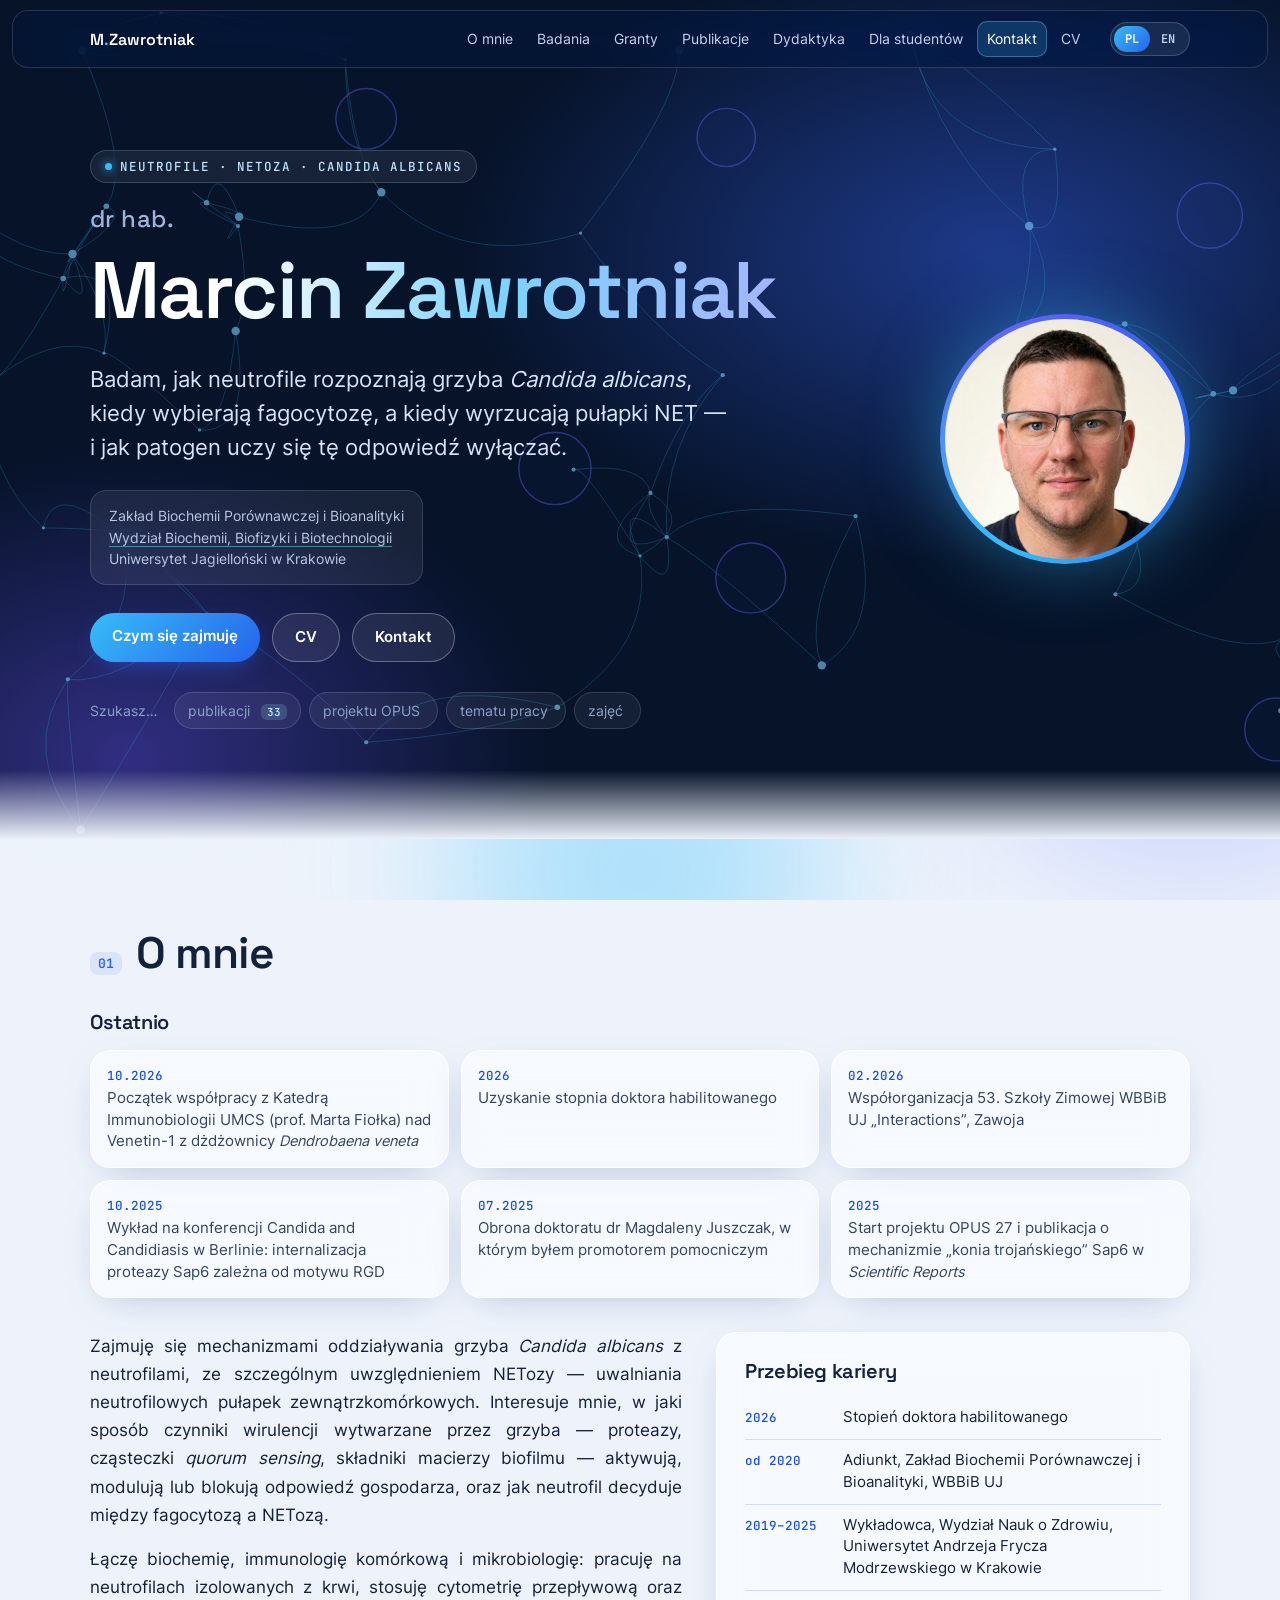
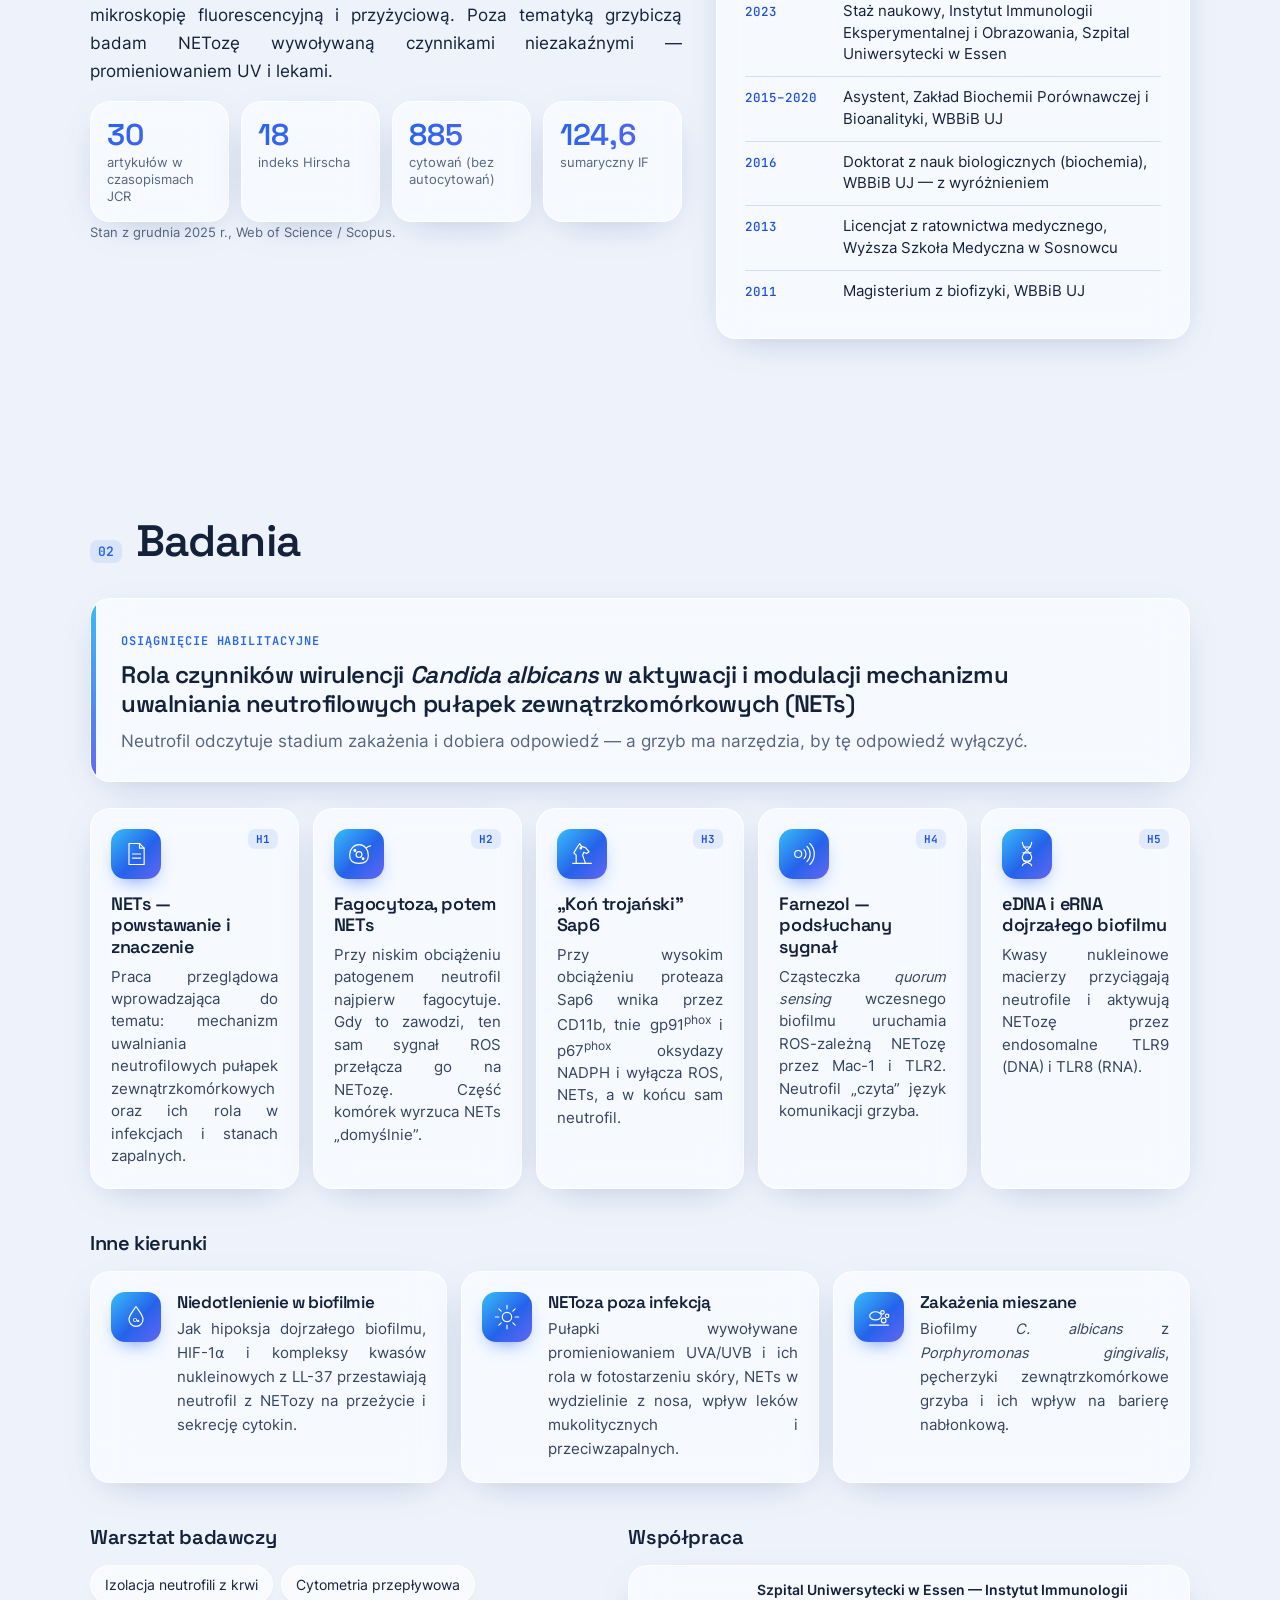
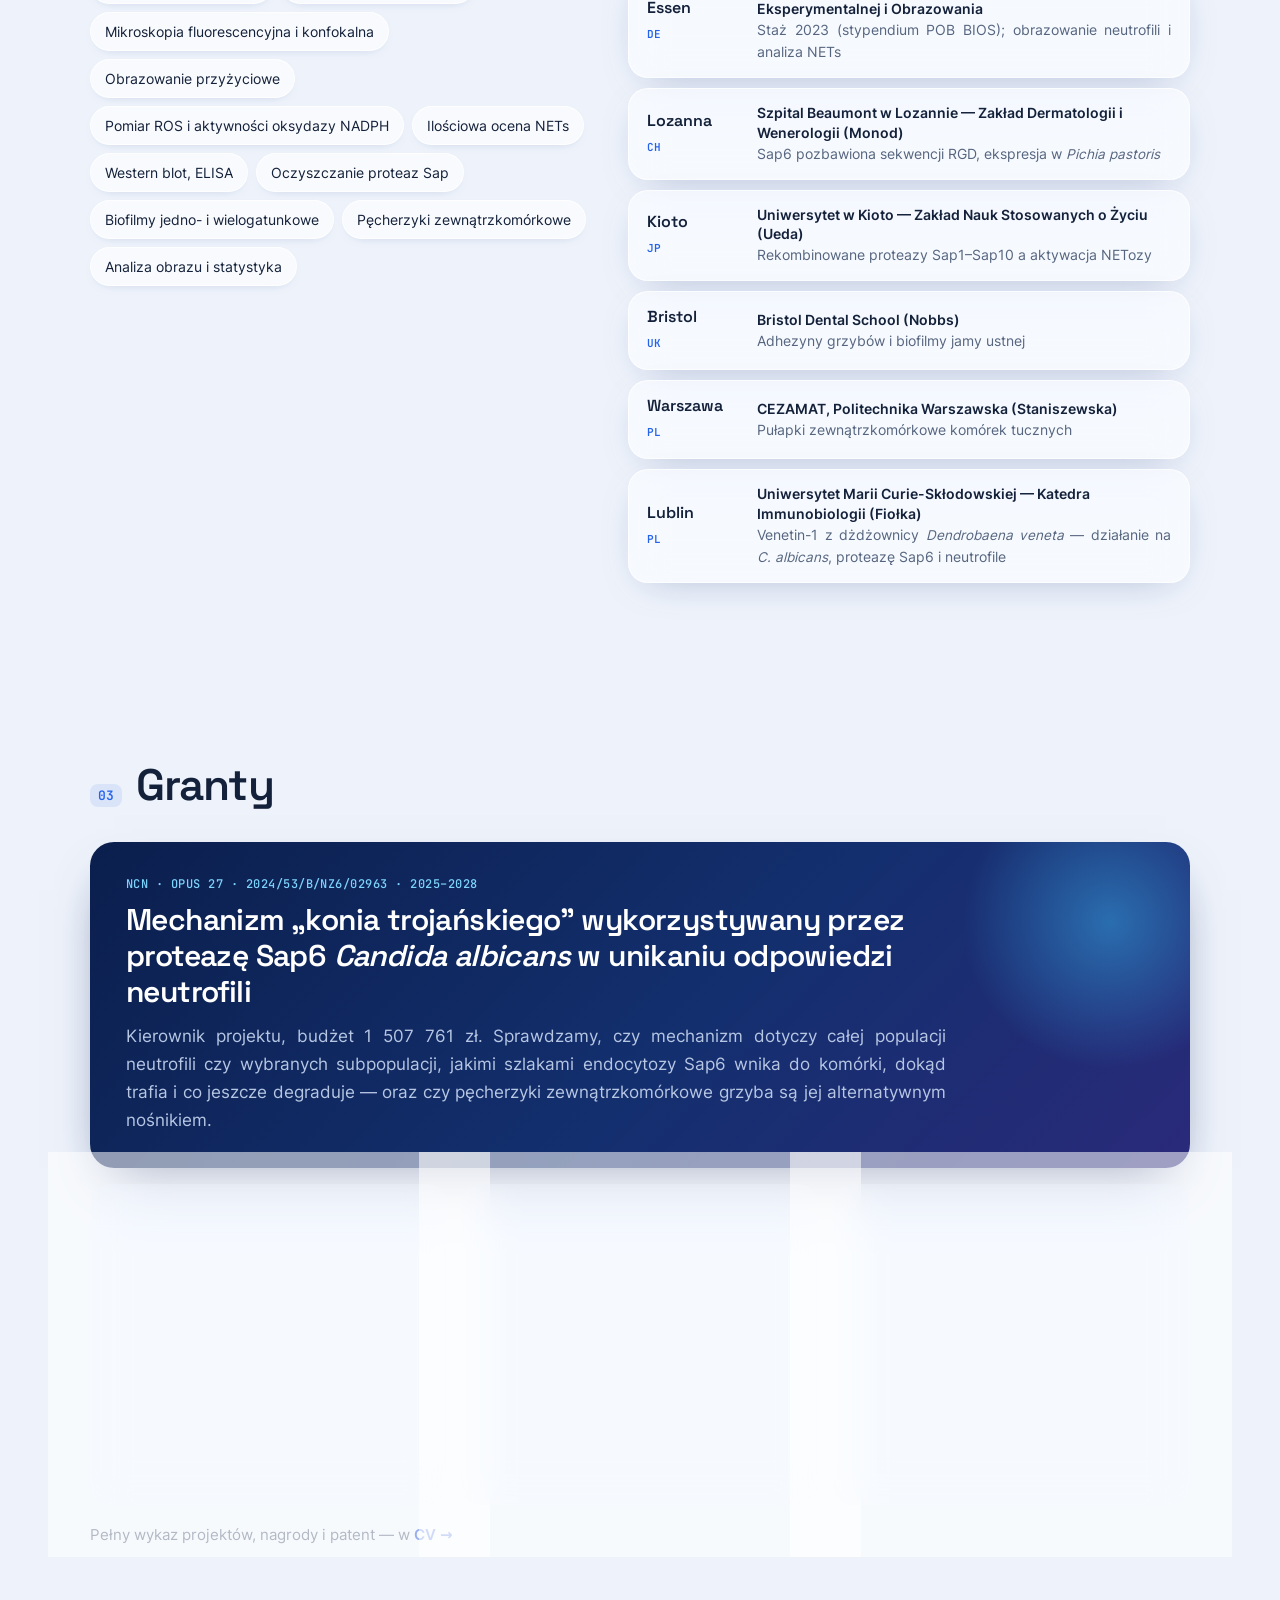
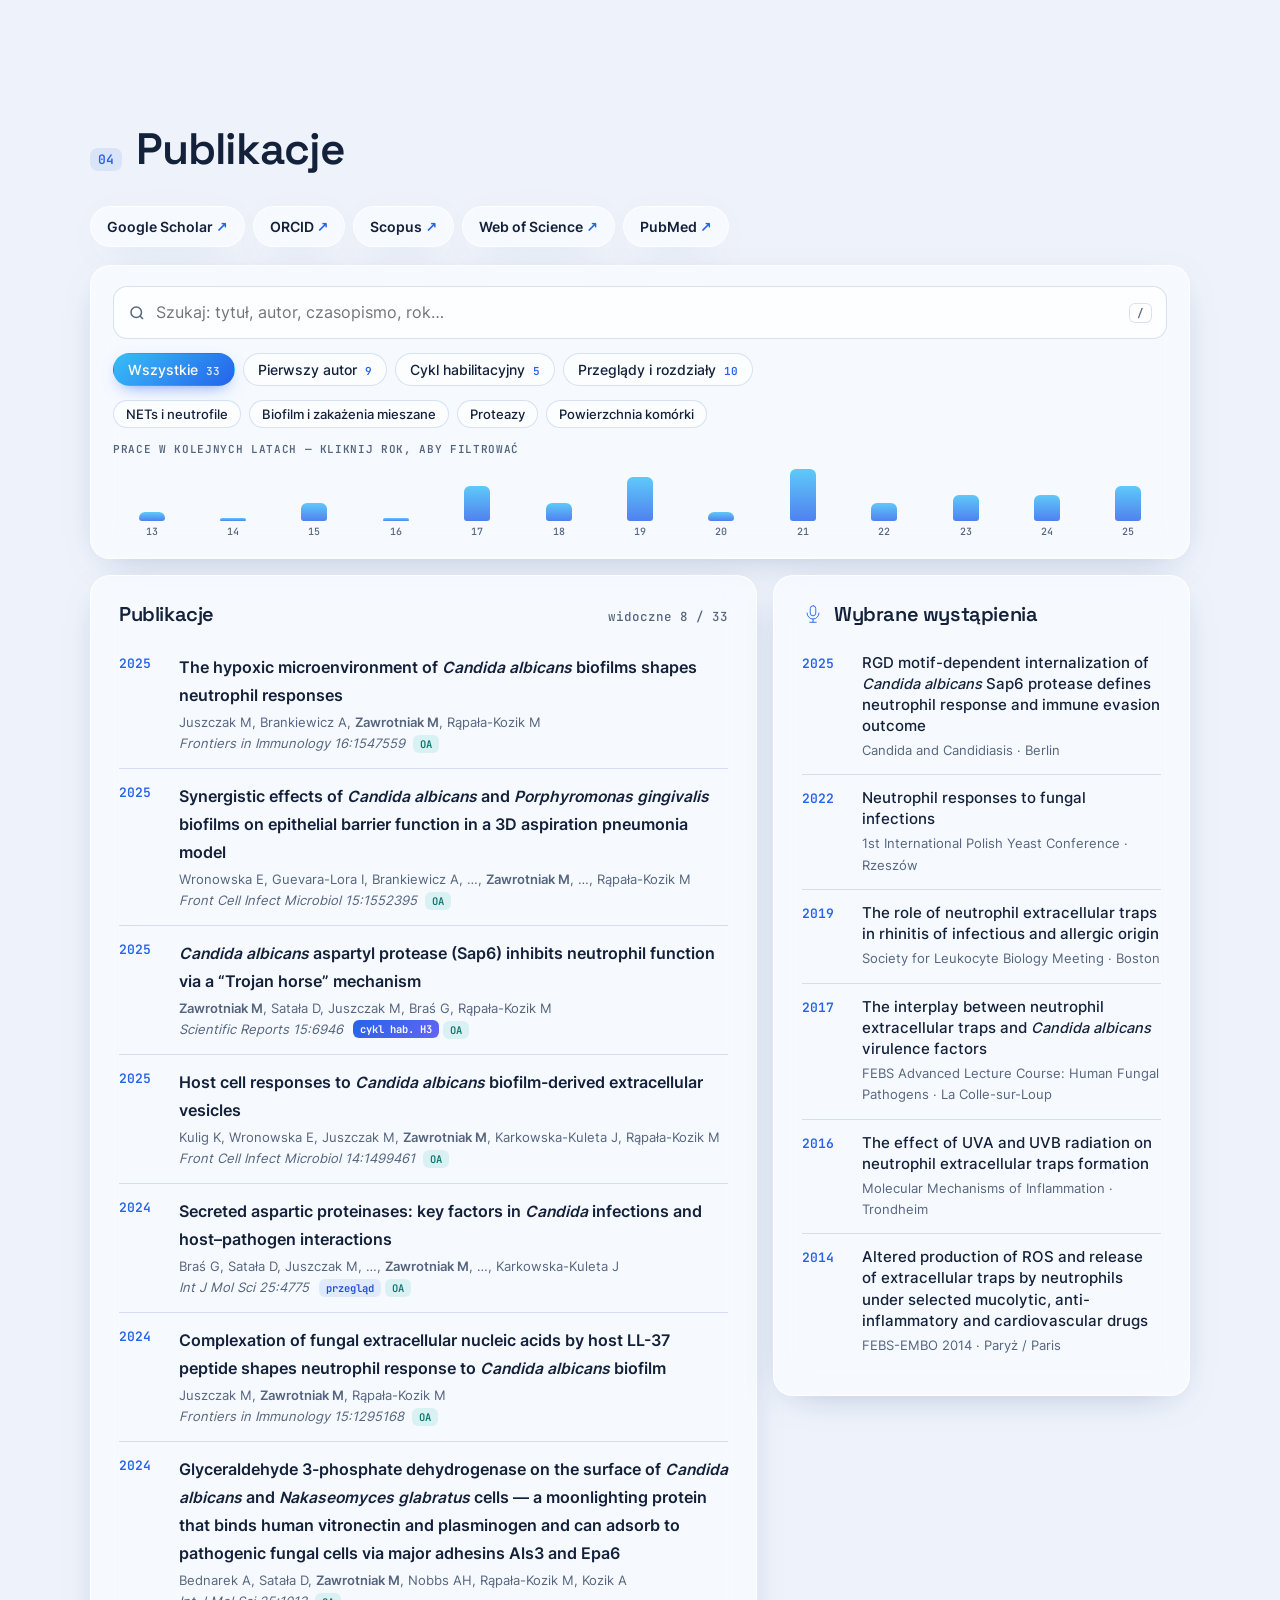
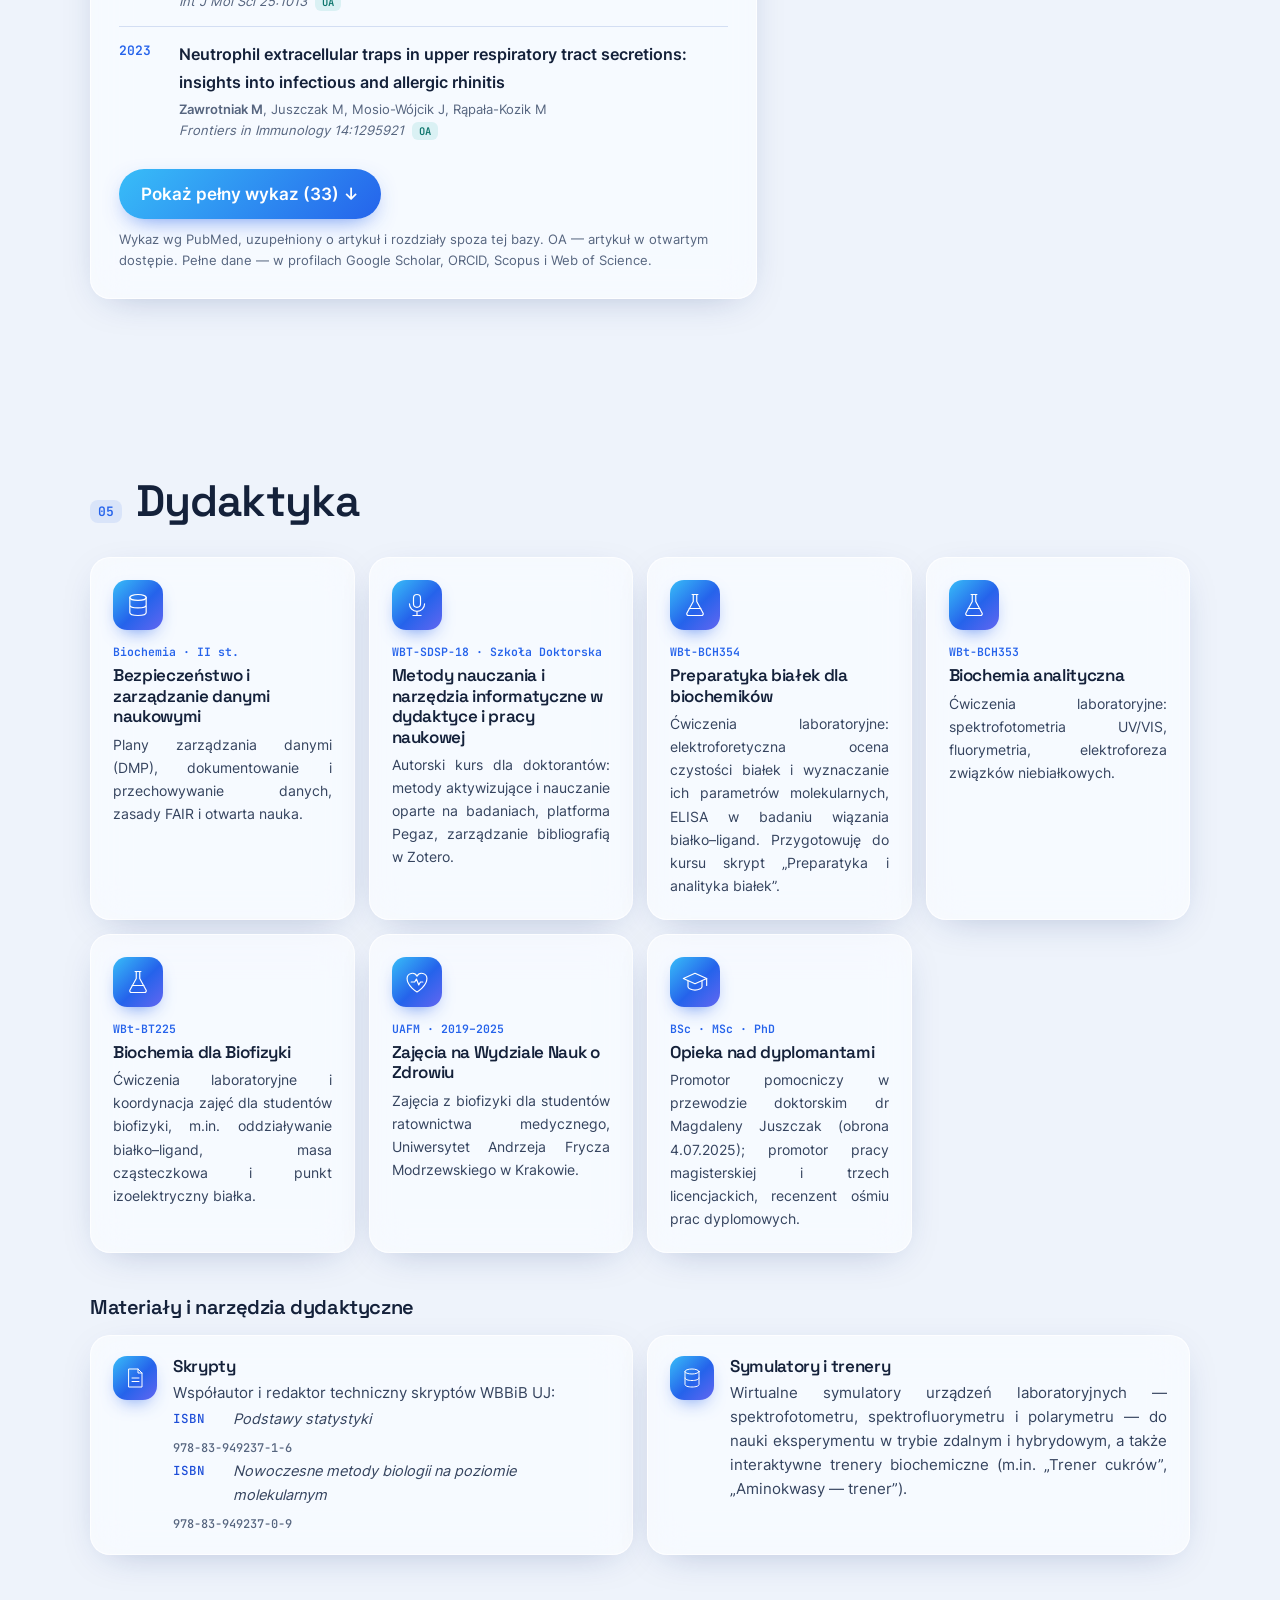
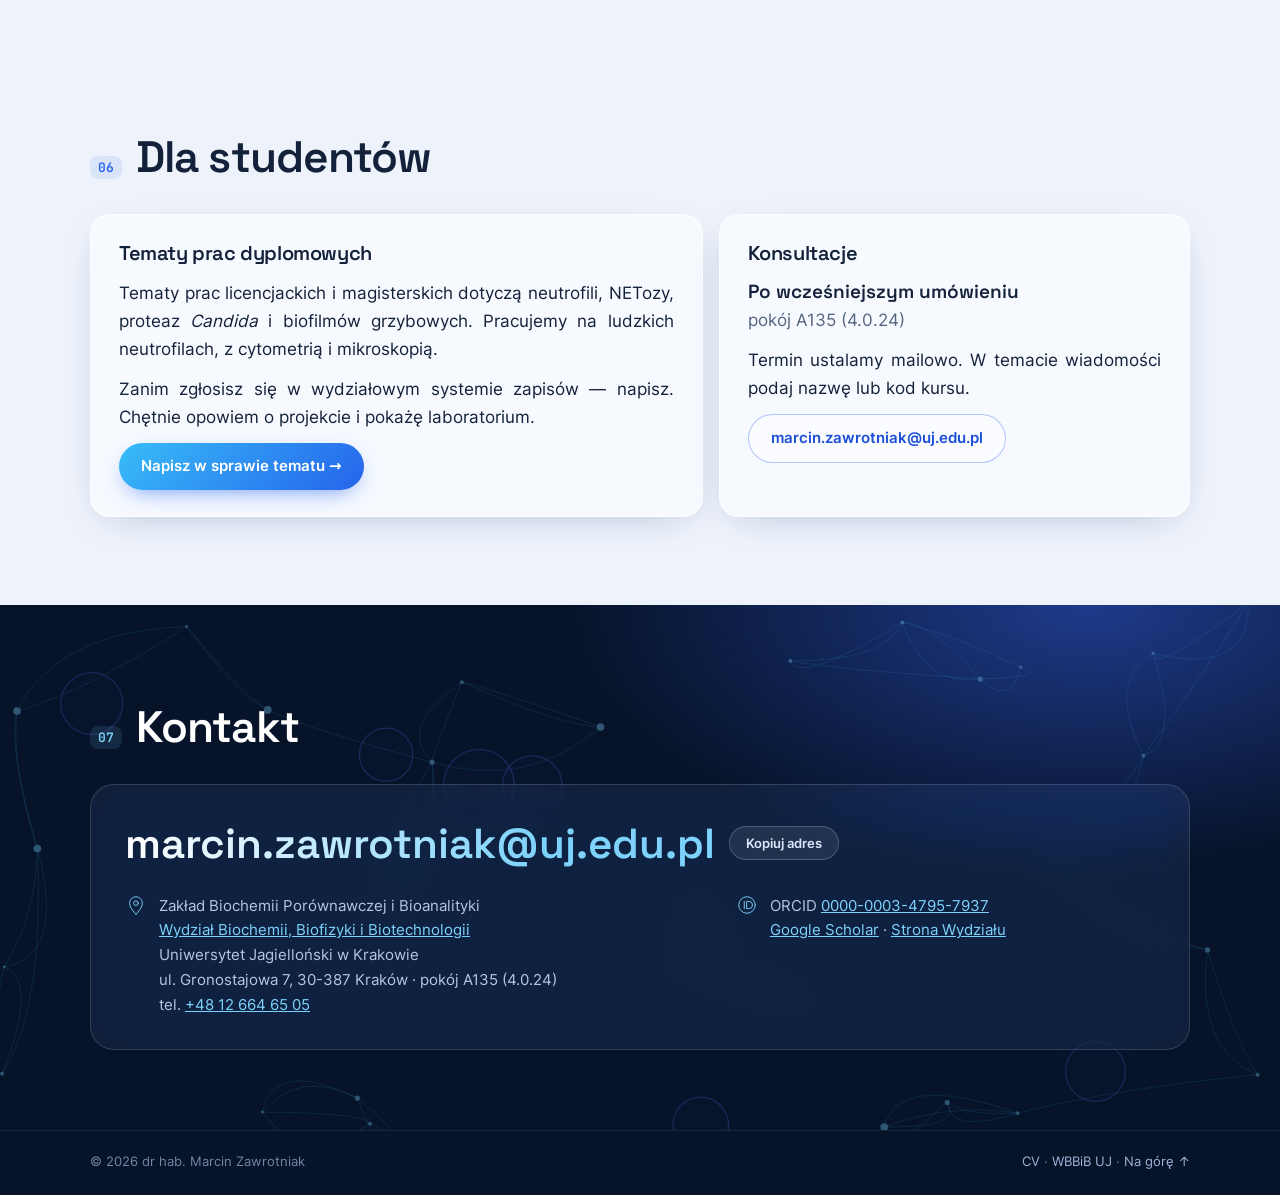
<file: index.html>
<!DOCTYPE html>
<html lang="pl" data-lang="pl">
<head>
<meta charset="utf-8">
<meta name="viewport" content="width=device-width, initial-scale=1">
<title>dr hab. Marcin Zawrotniak — biochemik, Uniwersytet Jagielloński</title>
<meta name="description" content="dr hab. Marcin Zawrotniak — biochemik z Uniwersytetu Jagiellońskiego. Neutrofile, NEToza i Candida albicans: badania, granty, publikacje, dydaktyka i kontakt.">
<meta name="theme-color" content="#061329">
<meta property="og:type" content="profile">
<meta property="og:site_name" content="marcinzawrotniak.pl">
<meta property="og:title" content="dr hab. Marcin Zawrotniak">
<meta property="og:description" content="Biochemik, Uniwersytet Jagielloński. Neutrofile, NEToza, Candida albicans.">
<meta name="twitter:card" content="summary">
<meta name="twitter:title" content="dr hab. Marcin Zawrotniak">
<meta name="twitter:description" content="Biochemik, Uniwersytet Jagielloński. Neutrofile, NEToza, Candida albicans.">
<meta property="og:url" content="https://marcinzawrotniak.pl/">
<meta property="og:locale" content="pl_PL"><meta property="og:image" content="https://marcinzawrotniak.pl/foto.jpg">
<link rel="canonical" href="https://marcinzawrotniak.pl/">
<link rel="alternate" hreflang="pl" href="https://marcinzawrotniak.pl/"><link rel="alternate" hreflang="en" href="https://marcinzawrotniak.pl/en/"><link rel="alternate" hreflang="x-default" href="https://marcinzawrotniak.pl/">
<link rel="icon" href="data:image/svg+xml,%3Csvg xmlns='http://www.w3.org/2000/svg' viewBox='0 0 64 64'%3E%3Crect width='64' height='64' rx='16' fill='%23061329'/%3E%3Ctext x='32' y='42' font-family='Arial' font-weight='700' font-size='26' fill='%2338bdf8' text-anchor='middle'%3EMZ%3C/text%3E%3C/svg%3E">
<script type="application/ld+json">{"@context":"https://schema.org","@type":"Person","name":"Marcin Zawrotniak","honorificPrefix":"dr hab.","jobTitle":"Adiunkt","email":"mailto:marcin.zawrotniak@uj.edu.pl","telephone":"+48126646505","url":"https://marcinzawrotniak.pl/","affiliation":{"@type":"CollegeOrUniversity","name":"Uniwersytet Jagielloński","url":"https://www.uj.edu.pl"},"workLocation":{"@type":"Place","address":"ul. Gronostajowa 7, 30-387 Kraków"},"knowsAbout":["Neutrophils","NETosis","Candida albicans","Innate immunity"],"sameAs":["https://scholar.google.com/citations?user=NKkcyf8AAAAJ&hl=pl&oi=ao","https://orcid.org/0000-0003-4795-7937","https://www.scopus.com/authid/detail.uri?authorId=55891539000","https://www.webofscience.com/wos/author/record/1989171"]}</script>
<script>document.documentElement.classList.add('js')</script>
<style>@font-face {
  font-family: 'Inter';
  font-style: normal;
  font-display: swap;
  font-weight: 400;
  src:url(fonts/inter-latin-ext-400-normal.woff2) format('woff2');
  unicode-range: U+0100-02AF,U+0304,U+0308,U+0329,U+1E00-1E9F,U+1EF2-1EFF,U+2020,U+20A0-20AB,U+20AD-20C0,U+2113,U+2C60-2C7F,U+A720-A7FF;
}
@font-face {
  font-family: 'Inter';
  font-style: normal;
  font-display: swap;
  font-weight: 400;
  src:url(fonts/inter-latin-400-normal.woff2) format('woff2');
  unicode-range: U+0000-00FF,U+0131,U+0152-0153,U+02BB-02BC,U+02C6,U+02DA,U+02DC,U+0304,U+0308,U+0329,U+2000-206F,U+2074,U+20AC,U+2122,U+2191,U+2193,U+2212,U+2215,U+FEFF,U+FFFD;
}
@font-face {
  font-family: 'Inter';
  font-style: normal;
  font-display: swap;
  font-weight: 500;
  src:url(fonts/inter-latin-ext-500-normal.woff2) format('woff2');
  unicode-range: U+0100-02AF,U+0304,U+0308,U+0329,U+1E00-1E9F,U+1EF2-1EFF,U+2020,U+20A0-20AB,U+20AD-20C0,U+2113,U+2C60-2C7F,U+A720-A7FF;
}
@font-face {
  font-family: 'Inter';
  font-style: normal;
  font-display: swap;
  font-weight: 500;
  src:url(fonts/inter-latin-500-normal.woff2) format('woff2');
  unicode-range: U+0000-00FF,U+0131,U+0152-0153,U+02BB-02BC,U+02C6,U+02DA,U+02DC,U+0304,U+0308,U+0329,U+2000-206F,U+2074,U+20AC,U+2122,U+2191,U+2193,U+2212,U+2215,U+FEFF,U+FFFD;
}
@font-face {
  font-family: 'Inter';
  font-style: normal;
  font-display: swap;
  font-weight: 600;
  src:url(fonts/inter-latin-ext-600-normal.woff2) format('woff2');
  unicode-range: U+0100-02AF,U+0304,U+0308,U+0329,U+1E00-1E9F,U+1EF2-1EFF,U+2020,U+20A0-20AB,U+20AD-20C0,U+2113,U+2C60-2C7F,U+A720-A7FF;
}
@font-face {
  font-family: 'Inter';
  font-style: normal;
  font-display: swap;
  font-weight: 600;
  src:url(fonts/inter-latin-600-normal.woff2) format('woff2');
  unicode-range: U+0000-00FF,U+0131,U+0152-0153,U+02BB-02BC,U+02C6,U+02DA,U+02DC,U+0304,U+0308,U+0329,U+2000-206F,U+2074,U+20AC,U+2122,U+2191,U+2193,U+2212,U+2215,U+FEFF,U+FFFD;
}
@font-face {
  font-family: 'Space Grotesk';
  font-style: normal;
  font-display: swap;
  font-weight: 500;
  src:url(fonts/space-grotesk-latin-ext-500-normal.woff2) format('woff2');
  unicode-range: U+0100-02AF,U+0304,U+0308,U+0329,U+1E00-1E9F,U+1EF2-1EFF,U+2020,U+20A0-20AB,U+20AD-20C0,U+2113,U+2C60-2C7F,U+A720-A7FF;
}
@font-face {
  font-family: 'Space Grotesk';
  font-style: normal;
  font-display: swap;
  font-weight: 500;
  src:url(fonts/space-grotesk-latin-500-normal.woff2) format('woff2');
  unicode-range: U+0000-00FF,U+0131,U+0152-0153,U+02BB-02BC,U+02C6,U+02DA,U+02DC,U+0304,U+0308,U+0329,U+2000-206F,U+2074,U+20AC,U+2122,U+2191,U+2193,U+2212,U+2215,U+FEFF,U+FFFD;
}
@font-face {
  font-family: 'Space Grotesk';
  font-style: normal;
  font-display: swap;
  font-weight: 600;
  src:url(fonts/space-grotesk-latin-ext-600-normal.woff2) format('woff2');
  unicode-range: U+0100-02AF,U+0304,U+0308,U+0329,U+1E00-1E9F,U+1EF2-1EFF,U+2020,U+20A0-20AB,U+20AD-20C0,U+2113,U+2C60-2C7F,U+A720-A7FF;
}
@font-face {
  font-family: 'Space Grotesk';
  font-style: normal;
  font-display: swap;
  font-weight: 600;
  src:url(fonts/space-grotesk-latin-600-normal.woff2) format('woff2');
  unicode-range: U+0000-00FF,U+0131,U+0152-0153,U+02BB-02BC,U+02C6,U+02DA,U+02DC,U+0304,U+0308,U+0329,U+2000-206F,U+2074,U+20AC,U+2122,U+2191,U+2193,U+2212,U+2215,U+FEFF,U+FFFD;
}
@font-face {
  font-family: 'JetBrains Mono';
  font-style: normal;
  font-display: swap;
  font-weight: 500;
  src:url(fonts/jetbrains-mono-latin-ext-500-normal.woff2) format('woff2');
  unicode-range: U+0100-02AF,U+0304,U+0308,U+0329,U+1E00-1E9F,U+1EF2-1EFF,U+2020,U+20A0-20AB,U+20AD-20CF,U+2113,U+2C60-2C7F,U+A720-A7FF;
}
@font-face {
  font-family: 'JetBrains Mono';
  font-style: normal;
  font-display: swap;
  font-weight: 500;
  src:url(fonts/jetbrains-mono-latin-500-normal.woff2) format('woff2');
  unicode-range: U+0000-00FF,U+0131,U+0152-0153,U+02BB-02BC,U+02C6,U+02DA,U+02DC,U+0304,U+0308,U+0329,U+2000-206F,U+2074,U+20AC,U+2122,U+2191,U+2193,U+2212,U+2215,U+FEFF,U+FFFD;
}
@font-face {
  font-family: 'JetBrains Mono';
  font-style: normal;
  font-display: swap;
  font-weight: 600;
  src:url(fonts/jetbrains-mono-latin-ext-600-normal.woff2) format('woff2');
  unicode-range: U+0100-02AF,U+0304,U+0308,U+0329,U+1E00-1E9F,U+1EF2-1EFF,U+2020,U+20A0-20AB,U+20AD-20CF,U+2113,U+2C60-2C7F,U+A720-A7FF;
}
@font-face {
  font-family: 'JetBrains Mono';
  font-style: normal;
  font-display: swap;
  font-weight: 600;
  src:url(fonts/jetbrains-mono-latin-600-normal.woff2) format('woff2');
  unicode-range: U+0000-00FF,U+0131,U+0152-0153,U+02BB-02BC,U+02C6,U+02DA,U+02DC,U+0304,U+0308,U+0329,U+2000-206F,U+2074,U+20AC,U+2122,U+2191,U+2193,U+2212,U+2215,U+FEFF,U+FFFD;
}
:root{
 --ink:#061329;--ink2:#0c2148;--paper:#eef3fb;--txt:#14213a;--mute:#56657f;
 --blue:#2563eb;--sky:#38bdf8;--indigo:#6366f1;--blue-ink:#1d4ed8;
 --glass:rgba(255,255,255,.55);--glass-b:rgba(255,255,255,.75);--glass-line:rgba(120,150,210,.28);
 --shadow:0 10px 40px -18px rgba(20,50,120,.35);--r:20px}
*{box-sizing:border-box}html{scroll-behavior:smooth;scroll-padding-top:76px}
body{margin:0;background:var(--paper);color:var(--txt);font:17px/1.65 "Inter",system-ui,sans-serif;-webkit-font-smoothing:antialiased;overflow-x:hidden}
a{color:var(--blue-ink)}h1,h2,h3,h4{font-family:"Space Grotesk","Inter",sans-serif;letter-spacing:-.02em;line-height:1.2;margin:0}
.wrap{max-width:1140px;margin:0 auto;padding:0 20px;position:relative}
mark.todo{background:#ffe066;color:#3a2e00;padding:0 .3em;border-radius:4px;font:600 .72em/1.5 "JetBrains Mono",monospace}

/* tło: rozmyte plamy światła pod szkłem */
.bg{position:fixed;inset:0;z-index:-1;pointer-events:none;overflow:hidden}
.bg i{position:absolute;border-radius:50%;filter:blur(80px);opacity:.55}
.bg i:nth-child(1){width:520px;height:520px;background:#93c5fd;left:-120px;top:20%}
.bg i:nth-child(2){width:460px;height:460px;background:#a5b4fc;right:-140px;top:45%}
.bg i:nth-child(3){width:380px;height:380px;background:#7dd3fc;left:35%;bottom:-160px}

.glass{background:var(--glass);border:1px solid var(--glass-b);border-radius:var(--r);box-shadow:var(--shadow);
 backdrop-filter:blur(18px) saturate(160%);-webkit-backdrop-filter:blur(18px) saturate(160%)}

/* nawigacja */
.top{position:fixed;left:12px;right:12px;top:10px;z-index:20;border-radius:16px;
 background:rgba(8,22,50,.55);border:1px solid rgba(255,255,255,.14);backdrop-filter:blur(16px) saturate(170%);-webkit-backdrop-filter:blur(16px) saturate(170%);transition:background .3s}
.top.solid{background:rgba(8,22,50,.78)}
.top .wrap{display:flex;align-items:center;gap:20px;height:56px}
.brand{color:#fff;text-decoration:none;font:600 16px "Space Grotesk",sans-serif;white-space:nowrap}.brand span{color:var(--sky)}
.top nav{display:flex;gap:4px;margin-left:auto}
.top nav a{color:#c6d4ee;text-decoration:none;font-size:14px;white-space:nowrap;padding:6px 10px;border-radius:10px}
.top nav a:hover{color:#fff;background:rgba(255,255,255,.08)}
.jezyk{display:flex;background:rgba(255,255,255,.08);border:1px solid rgba(255,255,255,.18);border-radius:99px;padding:3px;flex:none}
.jezyk a{text-decoration:none;color:#c6d4ee;font:600 12px "JetBrains Mono",monospace;padding:5px 11px;border-radius:99px;cursor:pointer}
.jezyk a[aria-current="true"]{background:linear-gradient(135deg,var(--sky),var(--blue));color:#fff}

/* hero */
.hero{position:relative;background:radial-gradient(900px 520px at 78% 30%,#1e3a8a 0,transparent 60%),radial-gradient(700px 500px at 10% 90%,#312e81 0,transparent 60%),var(--ink);color:#fff;overflow:hidden;padding:150px 0 110px}
.siec{position:absolute;inset:0;width:100%;height:100%;opacity:.6}
.s-lin path{fill:none;stroke:var(--sky);stroke-width:.8;opacity:.4}.s-kr circle{fill:#7dd3fc}.s-kom circle{fill:rgba(99,102,241,.08);stroke:var(--indigo);stroke-width:1.2;opacity:.7}
.hero .wrap{display:grid;grid-template-columns:1fr auto;gap:48px;align-items:center}
.eyebrow{display:inline-flex;gap:8px;align-items:center;font:500 12.5px "JetBrains Mono",monospace;color:#bfe3ff;letter-spacing:.08em;text-transform:uppercase;margin-bottom:22px;
 padding:7px 14px;border-radius:99px;background:rgba(255,255,255,.07);border:1px solid rgba(255,255,255,.16);backdrop-filter:blur(10px);-webkit-backdrop-filter:blur(10px)}
.eyebrow::before{content:"";width:7px;height:7px;border-radius:50%;background:var(--sky);box-shadow:0 0 10px var(--sky)}
.hero h1{font-size:clamp(42px,7vw,80px);font-weight:600}
.hero h1 small{display:block;font-size:.3em;font-weight:500;color:#9fb4d8;letter-spacing:.02em;margin-bottom:8px}
.hero h1 .grad{background:linear-gradient(100deg,#fff 20%,#7dd3fc 60%,#a5b4fc);-webkit-background-clip:text;background-clip:text;color:transparent}
.motto{font-size:clamp(18px,2.1vw,22px);color:#d6e2f5;max-width:640px;margin:24px 0 26px;line-height:1.55}
.hero-card{display:inline-block;padding:14px 18px;border-radius:16px;background:rgba(255,255,255,.07);border:1px solid rgba(255,255,255,.14);color:#b9c8e3;font-size:14px;line-height:1.55;
 backdrop-filter:blur(12px);-webkit-backdrop-filter:blur(12px)}
.cta{display:flex;gap:12px;flex-wrap:wrap;margin-top:28px}
.btn{display:inline-block;padding:11px 22px;border-radius:99px;background:linear-gradient(135deg,var(--sky),var(--blue));color:#fff;text-decoration:none;font-weight:600;font-size:15px;box-shadow:0 8px 24px -10px rgba(37,99,235,.8)}
.btn.ghost{background:rgba(255,255,255,.4);color:var(--blue-ink);border:1px solid rgba(37,99,235,.35);box-shadow:none}
.hero .btn.ghost{background:rgba(255,255,255,.08);color:#fff;border-color:rgba(255,255,255,.3);backdrop-filter:blur(8px)}
.foto{width:250px;aspect-ratio:1;border-radius:50%;padding:5px;background:conic-gradient(from 210deg,var(--sky),var(--indigo),var(--blue),var(--sky));box-shadow:0 0 80px -10px rgba(56,189,248,.6)}
.foto div{width:100%;height:100%;border-radius:50%;background:radial-gradient(circle at 30% 25%,#1e3a8a,var(--ink));display:grid;place-items:center;font:600 68px "Space Grotesk",system-ui,sans-serif;color:#fff}
.hero::after{content:"";position:absolute;left:0;right:0;bottom:-1px;height:70px;background:linear-gradient(to bottom,transparent,var(--paper))}

/* sekcje */
.sec{padding:88px 0}
.sec-head{display:flex;align-items:baseline;gap:14px;margin-bottom:30px}
.num{font:600 13px "JetBrains Mono",monospace;color:var(--blue);background:rgba(37,99,235,.1);padding:3px 8px;border-radius:8px}
.sec-head h2{font-size:clamp(30px,4vw,44px)}
.panel{padding:26px 28px}.panel h3{font-size:20px;margin-bottom:14px;display:flex;align-items:center;gap:10px}
.przypis{font-size:13px;color:var(--mute);margin:10px 0 0}
.ic{display:grid;place-items:center;width:50px;height:50px;border-radius:14px;flex:none;color:#fff;
 background:linear-gradient(135deg,var(--sky),var(--blue) 55%,var(--indigo));box-shadow:0 8px 20px -10px rgba(37,99,235,.9)}
.ic svg{width:28px;height:28px}.ic-s{display:inline-grid;color:var(--blue)}.ic-s svg{width:22px;height:22px}

.omnie{display:grid;grid-template-columns:1.25fr 1fr;gap:34px;align-items:start}
.omnie-txt>p{margin:0 0 16px}
.staze{margin-top:22px}.staze .kariera{columns:2;column-gap:36px}.staze .kariera li{break-inside:avoid}
.isbn-l{margin-top:6px}.isbn-l li{grid-template-columns:44px 1fr}.isbn{font:500 12px "JetBrains Mono",monospace;color:var(--mute);white-space:nowrap}
@media(max-width:820px){.staze .kariera{columns:1}}
/* justowanie tekstu ciągłego */
.omnie-txt>p,.habil p,.etap p,.card p,.grant-main p,.grant p,.mini p,.kurs p,.stud p,.wsp-tem{text-align:justify;-webkit-hyphens:auto;hyphens:auto;hyphenate-limit-chars:6 3 3}
.wsp{display:flex;align-items:center;gap:10px;flex-wrap:wrap;margin:6px 0 24px}
.lbl{font:600 12px "JetBrains Mono",monospace;text-transform:uppercase;letter-spacing:.08em;color:var(--mute)}
.chips{display:flex;gap:6px;flex-wrap:wrap}
html[data-lang="pl"] .chips.l-pl,html[data-lang="en"] .chips.l-en{display:flex}
.chip-s{font-size:13px;font-weight:500;padding:4px 11px;border-radius:99px;background:rgba(255,255,255,.6);border:1px solid var(--glass-line)}
.stats{display:grid;grid-template-columns:repeat(4,1fr);gap:12px}
.stat{padding:16px;font-size:12.5px;color:var(--mute);line-height:1.35}
.stat b{display:block;font:600 30px "Space Grotesk",system-ui,sans-serif;line-height:1.1;margin-bottom:4px;background:linear-gradient(120deg,var(--blue),var(--indigo));-webkit-background-clip:text;background-clip:text;color:transparent}
.kariera,.tl,.plain{list-style:none;margin:0;padding:0}
.kariera li{display:grid;grid-template-columns:86px 1fr;gap:12px;padding:10px 0;border-top:1px solid var(--glass-line);font-size:14.5px;line-height:1.5}
.kariera li:first-child{border-top:0}
.when{font:500 12.5px "JetBrains Mono",monospace;color:var(--blue-ink);padding-top:2px}

.habil{padding:26px 30px;margin-bottom:26px;position:relative;overflow:hidden}
.habil::before{content:"";position:absolute;left:0;top:0;bottom:0;width:5px;background:linear-gradient(var(--sky),var(--indigo))}
.kicker{font:600 12px "JetBrains Mono",monospace;text-transform:uppercase;letter-spacing:.08em;color:var(--blue)}
.habil h3{font-size:clamp(19px,2.3vw,24px);margin:8px 0 8px;max-width:900px}.habil p{margin:0;color:var(--mute)}
.os-bar{display:flex;justify-content:space-between;font:500 12px "JetBrains Mono",monospace;color:var(--mute);text-transform:uppercase;letter-spacing:.06em;
 padding-bottom:12px;margin-bottom:14px;position:relative}
.os-bar::after{content:"";position:absolute;left:0;right:0;bottom:0;height:4px;border-radius:4px;background:linear-gradient(90deg,var(--sky),var(--blue),var(--indigo),#1e1b4b)}
.os-bar span:last-child::after{content:" →"}
.etapy{display:grid;grid-template-columns:repeat(5,1fr);gap:14px}
.etap{padding:20px}.etap-top{display:flex;justify-content:space-between;align-items:flex-start;margin-bottom:14px}
.htag{font:600 11px "JetBrains Mono",monospace;color:var(--blue-ink);background:rgba(37,99,235,.1);padding:3px 8px;border-radius:7px}
.etap h3{font-size:18px;margin-bottom:8px}.etap p{margin:0;font-size:14.5px;color:#34435e;line-height:1.55}
.sub{font-size:20px;margin:42px 0 16px}
.cards{display:grid;grid-template-columns:repeat(3,1fr);gap:14px}
.card{padding:20px;display:flex;gap:16px;align-items:flex-start}.card h3{font-size:17px;margin-bottom:6px}.card p{margin:0;font-size:14.5px;color:#34435e}

.grant-main{position:relative;overflow:hidden;border-radius:24px;padding:34px 36px;color:#e3ecfa;margin-bottom:16px;
 background:linear-gradient(135deg,#0b1f4d,#132f6e 55%,#2a2a7a);box-shadow:0 24px 50px -24px rgba(12,33,90,.8)}
.gm-glow{position:absolute;right:-80px;top:-80px;width:320px;height:320px;border-radius:50%;background:radial-gradient(circle,rgba(56,189,248,.45),transparent 65%)}
.grant-main .gmeta{color:#7dd3fc}.grant-main h3{font-size:clamp(21px,2.8vw,30px);max-width:820px;margin:10px 0 12px;color:#fff;position:relative}
.grant-main p{margin:0;max-width:820px;color:#b6c6e3;position:relative}
.gmeta{font:500 12px "JetBrains Mono",monospace;letter-spacing:.04em;color:var(--blue-ink);position:relative}
.grants{display:grid;grid-template-columns:repeat(3,1fr);gap:14px;margin-bottom:14px}
.grant{padding:20px}.grant h4{font-size:17px;margin:8px 0 6px}.grant p{margin:0;font-size:14px;color:var(--mute)}
.duo{display:grid;grid-template-columns:1fr 1fr;gap:14px;margin-top:14px}
.mini{padding:20px 22px;display:flex;gap:16px;align-items:flex-start}.mini h4{font-size:17px;margin-bottom:6px}.mini p{margin:0;font-size:14.5px;color:#34435e}
.mini .ic{width:44px;height:44px}.mini .ic svg{width:24px;height:24px}
.plain li{display:grid;grid-template-columns:52px 1fr;gap:8px;font-size:14.5px;color:#34435e;padding:2px 0}

.profiles{display:flex;flex-wrap:wrap;gap:8px;margin-bottom:18px}
.chip{border-radius:99px;padding:8px 16px;font-size:14px;font-weight:600;text-decoration:none;color:var(--txt)}.chip span{color:var(--blue)}
.chip:hover{border-color:var(--blue)}
.pub-grid{display:grid;grid-template-columns:1.6fr 1fr;gap:16px;align-items:start}
.pubs{list-style:none;margin:0;padding:0}
.pubs li{display:grid;grid-template-columns:48px 1fr;gap:12px;padding:13px 0;border-top:1px solid var(--glass-line)}
.pubs li:first-child{border-top:0}
.yr{font:600 13px "JetBrains Mono",monospace;color:var(--blue);padding-top:2px}
.pt{font-weight:600;color:var(--txt);text-decoration:none;font-size:15.5px;line-height:1.45}.pt:hover{color:var(--blue-ink)}
.pt2{font-weight:500;font-size:14.5px;line-height:1.45}
.au{font-size:13px;color:var(--mute);margin-top:3px}.jr{font-size:13px;font-style:italic;color:var(--mute)}
.hb{font:600 10.5px "JetBrains Mono",monospace;font-style:normal;color:#fff;background:linear-gradient(135deg,var(--blue),var(--indigo));padding:2px 7px;border-radius:6px;margin-left:6px;vertical-align:1px}

.kursy{display:grid;grid-template-columns:repeat(4,1fr);gap:14px}
.kurs{padding:22px}.kurs .ic{margin-bottom:14px}
.kod{font:600 11.5px "JetBrains Mono",monospace;color:var(--blue);margin-bottom:6px}.kurs h3{font-size:17px;margin-bottom:6px}.kurs p{margin:0;font-size:14px;color:#34435e}
.stud{display:grid;grid-template-columns:1.3fr 1fr;gap:16px}.stud p{margin:0 0 12px}
.big{font:600 19px "Space Grotesk",system-ui,sans-serif;margin-bottom:2px!important}.big2{color:var(--mute)}
.org{display:grid;grid-template-columns:1fr 1fr;gap:16px}
.tl li{display:grid;grid-template-columns:70px 1fr;gap:12px;padding:10px 0 10px 18px;position:relative;font-size:14.5px;line-height:1.5}
.tl li::before{content:"";position:absolute;left:0;top:17px;width:8px;height:8px;border-radius:50%;background:linear-gradient(135deg,var(--sky),var(--blue));box-shadow:0 0 0 4px rgba(37,99,235,.12)}
.tl1 li{display:block}.when.inl{margin-left:6px;white-space:nowrap}
.tl li+li{border-top:1px solid var(--glass-line)}

.sec.dark{position:relative;overflow:hidden;background:radial-gradient(800px 400px at 85% 0,#1e3a8a 0,transparent 65%),var(--ink);color:#d6e2f5;padding:96px 0 80px}
.sec.dark .siec{opacity:.35}.sec.dark .sec-head h2{color:#fff}.sec.dark .num{background:rgba(125,211,252,.12);color:#7dd3fc}
.glass-d{background:rgba(255,255,255,.06);border:1px solid rgba(255,255,255,.14);border-radius:24px;padding:32px 34px;
 backdrop-filter:blur(18px) saturate(150%);-webkit-backdrop-filter:blur(18px) saturate(150%)}
.mail{display:inline-block;font:600 clamp(22px,4vw,42px) "Space Grotesk",system-ui,sans-serif;text-decoration:none;margin-bottom:24px;word-break:break-all;
 background:linear-gradient(100deg,#fff,#7dd3fc 70%);-webkit-background-clip:text;background-clip:text;color:transparent}
.k-grid{display:grid;grid-template-columns:1.4fr 1fr;gap:24px}.k-grid>div{display:flex;gap:12px}.k-grid p{margin:0;color:#b6c6e3;font-size:15px}
.k-grid .ic-s{color:#7dd3fc}.k-grid a{color:#7dd3fc}
footer{background:var(--ink);color:#7486a6;font-size:13px;border-top:1px solid rgba(255,255,255,.08)}
footer .wrap{display:flex;justify-content:space-between;gap:12px;flex-wrap:wrap;padding-top:20px;padding-bottom:22px}footer a{color:#9fb4d8;text-decoration:none}

@supports not ((backdrop-filter:blur(1px)) or (-webkit-backdrop-filter:blur(1px))){.glass{background:rgba(255,255,255,.9)}}
@media(max-width:1020px){.top nav{display:none}.jezyk{margin-left:auto}.etapy,.kursy{grid-template-columns:1fr 1fr}.cards,.grants{grid-template-columns:1fr}}
@media(max-width:820px){.hero{padding:112px 0 80px}.hero .wrap{grid-template-columns:1fr;gap:26px}.foto{width:112px;order:-1}.foto div{font-size:34px}
.omnie,.stud,.org,.duo,.pub-grid,.k-grid{grid-template-columns:1fr}.stats{grid-template-columns:1fr 1fr}.sec{padding:60px 0}
.panel{padding:20px}.grant-main{padding:26px 22px}.glass-d{padding:24px 20px}}
@media(max-width:520px){.wrap{padding:0 16px}.etapy,.kursy{grid-template-columns:1fr}.top{left:8px;right:8px}.kariera li{grid-template-columns:1fr;gap:0}
.pubs li{grid-template-columns:1fr;gap:2px}.tl li{grid-template-columns:1fr;gap:0}}
@media(prefers-reduced-motion:reduce){html{scroll-behavior:auto}}

/* ---------- interaktywność ---------- */
.prog{position:absolute;left:14px;right:14px;bottom:0;height:2px;border-radius:2px;overflow:hidden}
.prog i{display:block;height:100%;width:100%;transform-origin:0 50%;transform:scaleX(0);background:linear-gradient(90deg,var(--sky),var(--indigo))}
.top nav a.active{color:#fff;background:rgba(56,189,248,.18);box-shadow:inset 0 0 0 1px rgba(125,211,252,.35)}
.burger{display:none;width:40px;height:36px;border:1px solid rgba(255,255,255,.2);background:rgba(255,255,255,.06);border-radius:10px;cursor:pointer;flex:none;
 flex-direction:column;justify-content:center;align-items:center;gap:4px}
.burger i{display:block;width:16px;height:2px;background:#fff;border-radius:2px;transition:transform .25s,opacity .25s}
.top.open .burger i:nth-child(1){transform:translateY(6px) rotate(45deg)}.top.open .burger i:nth-child(2){opacity:0}.top.open .burger i:nth-child(3){transform:translateY(-6px) rotate(-45deg)}

.quick{display:flex;flex-wrap:wrap;align-items:center;gap:8px;margin-top:30px;font-size:14px}
.quick span{color:#8ea3c7;margin-right:4px}
.quick a{color:#dbe7fb;text-decoration:none;padding:6px 13px;border-radius:99px;background:rgba(255,255,255,.06);border:1px solid rgba(255,255,255,.14);
 backdrop-filter:blur(8px);-webkit-backdrop-filter:blur(8px);transition:background .2s,border-color .2s,transform .2s}
.quick a:hover{background:rgba(56,189,248,.18);border-color:rgba(125,211,252,.5);transform:translateY(-2px)}
.quick em{font-style:normal;font:600 11px "JetBrains Mono",monospace;background:rgba(125,211,252,.2);color:#bfe3ff;padding:1px 6px;border-radius:6px;margin-left:3px}

/* animowana sieć w nagłówku */
.hero .siec{will-change:transform}


@keyframes blink{0%,100%{opacity:.35}50%{opacity:1}}
@keyframes float{0%,100%{transform:translate(0,0) scale(1)}50%{transform:translate(14px,-18px) scale(1.12)}}
@keyframes drift{to{transform:translate(-18px,10px)}}
@keyframes spin{to{transform:rotate(360deg)}}

/* wejście nagłówka */
.js .hero .eyebrow,.js .hero h1,.js .hero .motto,.js .hero .hero-card,.js .hero .cta,.js .hero .quick,.js .hero .foto-wrap{opacity:0;transform:translateY(18px);animation:up .8s cubic-bezier(.2,.7,.2,1) forwards}
.js .hero h1{animation-delay:.08s}.js .hero .motto{animation-delay:.18s}.js .hero .hero-card{animation-delay:.28s}.js .hero .cta{animation-delay:.36s}.js .hero .quick{animation-delay:.46s}
@keyframes up{to{opacity:1;transform:none}}

/* pojawianie się przy przewijaniu */
.js .rv{opacity:0;transform:translateY(26px);transition:opacity .7s cubic-bezier(.2,.7,.2,1),transform .7s cubic-bezier(.2,.7,.2,1);transition-delay:var(--d,0s)}
.js .rv.in{opacity:1;transform:none}
.js .os-bar::after{transform:scaleX(0);transform-origin:0 50%;transition:transform 1.4s cubic-bezier(.2,.7,.2,1) .2s}
.js .os.in .os-bar::after{transform:scaleX(1)}

/* reflektor na szkle */
.glass{position:relative}
.glass::after{content:"";position:absolute;inset:0;border-radius:inherit;pointer-events:none;opacity:0;transition:opacity .3s;
 background:radial-gradient(420px circle at var(--mx,50%) var(--my,50%),rgba(255,255,255,.55),rgba(147,197,253,.12) 40%,transparent 65%)}
.glass:hover::after{opacity:1}
.etap,.card,.kurs,.grant,.stat,.wsp-i{transition:transform .35s cubic-bezier(.2,.7,.2,1),box-shadow .35s}
.etap:hover,.card:hover,.kurs:hover,.grant:hover,.stat:hover,.wsp-i:hover{transform:translateY(-4px);box-shadow:0 22px 44px -22px rgba(20,50,120,.5)}
.js .rv.in:hover{transform:translateY(-4px)}
.kariera li,.tl li{transition:background .2s}.kariera li:hover{background:rgba(37,99,235,.05)}

/* warsztat i współpraca */
.duo2{display:grid;grid-template-columns:1fr 1.1fr;gap:28px}
.metody{display:flex;flex-wrap:wrap;gap:8px}
.m-chip{font-size:14px;padding:7px 14px;border-radius:99px;background:rgba(255,255,255,.6);border:1px solid var(--glass-b);box-shadow:0 4px 14px -10px rgba(20,50,120,.4);
 backdrop-filter:blur(10px);-webkit-backdrop-filter:blur(10px);transition:transform .2s,background .2s}
.m-chip:hover{transform:translateY(-2px);background:#fff}
.wsp-list{display:grid;gap:10px}
.wsp-i{display:grid;grid-template-columns:96px 1fr;gap:14px;padding:14px 18px;align-items:center}
.wsp-city b{display:block;font:600 16px "Space Grotesk",system-ui,sans-serif}.wsp-city span{font:600 11px "JetBrains Mono",monospace;color:var(--blue)}
.wsp-inst{font-size:14px;font-weight:600;line-height:1.4}.wsp-tem{font-size:13.5px;color:var(--mute)}

/* publikacje */
.pub-top{padding:20px 22px;margin-bottom:16px;display:grid;gap:14px}
.pub-search{display:flex;align-items:center;gap:10px;background:rgba(255,255,255,.75);border:1px solid var(--glass-line);border-radius:14px;padding:0 14px;color:var(--mute);transition:box-shadow .2s,border-color .2s}
.pub-search:focus-within{border-color:var(--blue);box-shadow:0 0 0 4px rgba(37,99,235,.14)}
.pub-search input{flex:1;border:0;background:none;font:inherit;font-size:16px;padding:12px 0;color:var(--txt);outline:none;min-width:0}
kbd{font:600 11px "JetBrains Mono",monospace;border:1px solid var(--glass-line);border-radius:6px;padding:2px 7px;background:#fff}
.filters{display:flex;flex-wrap:wrap;gap:8px}
.f-btn,.t-btn{font:500 14px "Inter",sans-serif;padding:7px 14px;border-radius:99px;border:1px solid var(--glass-line);background:rgba(255,255,255,.6);color:var(--txt);cursor:pointer;transition:all .2s}
.f-btn em{font-style:normal;font:600 11px "JetBrains Mono",monospace;color:var(--blue);margin-left:4px}
.f-btn:hover,.t-btn:hover{border-color:var(--blue)}
.f-btn.on,.t-btn.on{background:linear-gradient(135deg,var(--sky),var(--blue));color:#fff;border-color:transparent;box-shadow:0 6px 18px -8px rgba(37,99,235,.8)}
.f-btn.on em{color:#dbeafe}
.t-btn{font-size:13px;padding:5px 12px}
.hist-l{display:block;font:600 11px "JetBrains Mono",monospace;text-transform:uppercase;letter-spacing:.06em;color:var(--mute);margin-bottom:8px}
.bars{display:flex;align-items:flex-end;gap:4px;height:74px}
.bar{flex:1;height:100%;display:flex;flex-direction:column;justify-content:flex-end;align-items:center;gap:4px;border:0;background:none;padding:0;cursor:pointer;min-width:0}
.bar i{display:block;width:100%;max-width:26px;height:calc(var(--h) * 52px);min-height:3px;border-radius:6px 6px 3px 3px;background:linear-gradient(var(--sky),var(--blue));opacity:.8;transition:opacity .2s,transform .2s;transform-origin:bottom}
.js .hist .bar i{transform:scaleY(0);transition:transform .9s cubic-bezier(.2,.7,.2,1),opacity .2s}
.js .hist.in .bar i{transform:scaleY(1)}
.bar span{font:500 10px "JetBrains Mono",monospace;color:var(--mute)}
.bar:hover i{opacity:1}.bar.on i{background:linear-gradient(var(--indigo),#312e81);opacity:1}.bar.on span{color:var(--indigo);font-weight:700}
.pub-head{display:flex;justify-content:space-between;align-items:baseline}.cnt{font:500 12.5px "JetBrains Mono",monospace;color:var(--mute)}
.pubs li[hidden]{display:none}
.pubs li.new{animation:up .45s cubic-bezier(.2,.7,.2,1) both}
.tb{font:600 10.5px "JetBrains Mono",monospace;font-style:normal;color:var(--blue-ink);background:rgba(37,99,235,.1);padding:2px 7px;border-radius:6px;margin-left:6px}
.doi{font:600 10.5px "JetBrains Mono",monospace;border:1px solid var(--glass-line);background:rgba(255,255,255,.6);color:var(--mute);border-radius:6px;padding:1px 7px;margin-left:6px;cursor:pointer;opacity:0;transition:opacity .2s}
.pubs li:hover .doi,.doi:focus{opacity:1}
mark.hl{background:rgba(56,189,248,.28);color:inherit;border-radius:3px;padding:0 1px}
.more[hidden]{display:none}.more{margin-top:14px;border:0;cursor:pointer;font:inherit;font-weight:600}
.empty{color:var(--mute);font-style:italic}
.sticky{position:sticky;top:84px}

.mail-row{display:flex;align-items:center;gap:14px;flex-wrap:wrap;margin-bottom:24px}.mail-row .mail{margin-bottom:0}
.copy-btn{font:600 13px "Inter",sans-serif;color:#dbe7fb;background:rgba(255,255,255,.08);border:1px solid rgba(255,255,255,.2);border-radius:99px;padding:8px 16px;cursor:pointer;transition:background .2s}
.copy-btn:hover{background:rgba(56,189,248,.2)}
.to-top{position:fixed;right:18px;bottom:18px;z-index:15;width:46px;height:46px;border-radius:50%;display:grid;place-items:center;text-decoration:none;font-size:20px;color:#fff;
 background:linear-gradient(135deg,var(--sky),var(--blue));box-shadow:0 10px 24px -8px rgba(37,99,235,.8);opacity:0;transform:translateY(16px) scale(.9);pointer-events:none;transition:all .3s}
.to-top.show{opacity:1;transform:none;pointer-events:auto}
.toast{position:fixed;left:50%;bottom:26px;z-index:30;transform:translate(-50%,20px);opacity:0;pointer-events:none;transition:all .3s;
 background:rgba(8,22,50,.85);color:#fff;font-size:14px;padding:10px 18px;border-radius:12px;backdrop-filter:blur(12px);-webkit-backdrop-filter:blur(12px)}
.toast.show{opacity:1;transform:translate(-50%,0)}

@media(max-width:1020px){
 .burger{display:flex}.jezyk{margin-left:auto}
 .top{border-radius:16px}.top.open nav{display:flex;position:absolute;left:0;right:0;top:62px;flex-direction:column;gap:2px;padding:10px;border-radius:16px;
  background:rgba(8,22,50,.92);border:1px solid rgba(255,255,255,.14);backdrop-filter:blur(18px);-webkit-backdrop-filter:blur(18px)}
 .top.open nav a{padding:11px 14px;font-size:16px}
 .duo2{grid-template-columns:1fr}.sticky{position:static}}
@media(max-width:520px){.wsp-i{grid-template-columns:1fr;gap:4px}.quick span{width:100%}.bars{gap:2px}.bar span{font-size:8px}}
@media(prefers-reduced-motion:reduce){*,*::before,*::after{animation:none!important;transition:none!important}.js .rv,.js .hero *{opacity:1!important;transform:none!important}
 .js .os-bar::after,.js .hist .bar i{transform:none!important}}

/* ---------- wersja 2 ---------- */
.hero-card a{color:inherit;text-decoration:underline;text-decoration-color:rgba(125,211,252,.5);text-underline-offset:3px}
.foto img{width:100%;height:100%;border-radius:50%;object-fit:cover;display:block}
.news{margin-bottom:34px}.news .sub{margin-top:0}
.news ul{list-style:none;margin:0;padding:0;display:grid;grid-template-columns:repeat(3,1fr);gap:12px}
.news li{padding:14px 16px;font-size:14.5px;line-height:1.5;color:#34435e}.news .when{display:block;margin-bottom:4px}
.oa{font:600 10.5px "JetBrains Mono",monospace;font-style:normal;color:#0f766e;background:rgba(20,184,166,.12);padding:2px 7px;border-radius:6px;margin-left:4px}
.dalej{margin:18px 0 0;font-size:15px;color:var(--mute)}.dalej a{font-weight:600;text-decoration:none}
.cv-sec{padding:120px 0 60px}.cv-sec h1{font-size:clamp(32px,4.5vw,48px);margin-bottom:6px}
.cv-lead{color:var(--mute);margin:0 0 26px}.cv-lead a{font-weight:600}
.cv-grid{display:grid;grid-template-columns:1fr 1fr;gap:16px;align-items:start}.cv-grid .full{grid-column:1/-1}
.cv-grid .panel h3{font-size:19px}.cv-grid .kariera li{grid-template-columns:96px 1fr}
.cv-grid .grant{box-shadow:none;margin-top:10px}
.print-btn{border:0;cursor:pointer;font:inherit;font-weight:600}
.jezyk a{display:inline-block}
@media(max-width:1020px){.news ul{grid-template-columns:1fr 1fr}}
@media(max-width:820px){.cv-grid{grid-template-columns:1fr}}
@media(max-width:520px){.news ul{grid-template-columns:1fr}}

/* ---------- druk / PDF ---------- */
@media print{
 @page{margin:14mm}
 body{background:#fff;color:#000;font-size:11pt}
 .top,.bg,.to-top,.toast,.siec,.prog,.cta,.quick,.pub-top,#more,.doi,.copy-btn,.print-btn,.hist,footer,.foto,.gm-glow{display:none!important}
 .js .rv,.js .hero *{opacity:1!important;transform:none!important;animation:none!important}
 .glass,.glass-d,.grant-main{background:#fff!important;box-shadow:none!important;backdrop-filter:none!important;-webkit-backdrop-filter:none!important;border:1px solid #c9d3e3!important;color:#000!important}
 .glass::after{display:none}
 .hero,.sec.dark{background:#fff!important;color:#000!important;padding:0 0 12px!important}
 .hero::after{display:none}.hero .wrap{display:block}
 .hero h1 .grad,.mail{background:none!important;-webkit-text-fill-color:#061329!important;color:#061329!important}
 .hero h1 small,.motto,.hero-card,.eyebrow,.k-grid p,.grant-main p,.grant-main h3,.sec.dark .sec-head h2{color:#000!important}
 .sec,.cv-sec{padding:14px 0!important}.pubs li[hidden]{display:grid!important}
 .etap,.kurs,.grant,.mini,.card,.news li,.pubs li,.kariera li,.panel h3{break-inside:avoid}
 .panel{break-inside:auto;margin-bottom:10px}.cv-grid{display:block}.panel h3{break-after:avoid}
 a{color:#000;text-decoration:none}.sticky{position:static}
}
</style>
</head>
<body id="top">
<div class="bg" aria-hidden="true"><i></i><i></i><i></i></div><header class="top"><div class="wrap"><a class="brand" href="#top">M<span>.</span>Zawrotniak</a><nav><a href="#o-mnie"><span class="l-pl">O mnie</span></a><a href="#badania"><span class="l-pl">Badania</span></a><a href="#granty"><span class="l-pl">Granty</span></a><a href="#publikacje"><span class="l-pl">Publikacje</span></a><a href="#dydaktyka"><span class="l-pl">Dydaktyka</span></a><a href="#studenci"><span class="l-pl">Dla studentów</span></a><a href="#kontakt"><span class="l-pl">Kontakt</span></a><a href="cv.html">CV</a></nav><div class="jezyk" role="group" aria-label="Język / Language"><a href="index.html" hreflang="pl" lang="pl" aria-current="true">PL</a><a href="en/index.html" hreflang="en" lang="en" aria-current="false">EN</a></div><button class="burger" aria-label="Menu" aria-expanded="false"><i></i><i></i><i></i></button></div><div class="prog"><i id="prog"></i></div></header><main><section class="hero"><svg class="siec" viewBox="0 0 1200 720" preserveAspectRatio="xMidYMid slice" aria-hidden="true"><g class="s-lin"><path d="M543 403Q603 396 609 423"/><path d="M543 403Q551 397 600 477"/><path d="M1109 335Q1060 345 1092 338"/><path d="M1109 335Q1117 321 1176 286"/><path d="M609 423Q603 437 623 461"/><path d="M609 423Q650 448 600 477"/><path d="M222 369Q245 363 253 284"/><path d="M222 369Q149 301 140 303"/><path d="M756 571Q811 539 785 443"/><path d="M756 571Q664 485 623 461"/><path d="M113 218Q133 273 105 239"/><path d="M113 218Q97 243 142 177"/><path d="M109 583Q171 534 157 463"/><path d="M109 583Q107 608 120 712"/><path d="M832 30Q848 125 956 128"/><path d="M832 30Q857 133 934 194"/><path d="M1179 695Q1164 738 1197 717"/><path d="M1179 695Q1174 632 1150 610"/><path d="M785 443Q738 529 756 571"/><path d="M785 443Q661 425 623 461"/><path d="M189 11Q161 62 121 43"/><path d="M189 11Q279 9 347 51"/><path d="M634 43Q633 92 549 200"/><path d="M634 43Q685 13 832 30"/><path d="M228 174Q237 136 256 186"/><path d="M228 174Q209 171 255 194"/><path d="M36 334Q95 282 140 303"/><path d="M36 334Q57 326 105 239"/><path d="M529 607Q612 557 600 477"/><path d="M529 607Q466 630 365 637"/><path d="M623 461Q575 422 600 477"/><path d="M623 461Q568 483 609 423"/><path d="M600 477Q631 515 623 461"/><path d="M600 477Q557 464 609 423"/><path d="M549 200Q608 284 671 322"/><path d="M549 200Q445 233 378 165"/><path d="M1197 717Q1145 710 1179 695"/><path d="M1197 717Q1197 704 1150 610"/><path d="M1008 510Q1040 506 1025 462"/><path d="M1008 510Q1112 569 1157 546"/><path d="M378 165Q348 126 347 51"/><path d="M378 165Q357 213 256 186"/><path d="M347 51Q354 137 378 165"/><path d="M347 51Q304 38 189 11"/><path d="M920 288Q939 229 934 194"/><path d="M920 288Q976 294 1016 278"/><path d="M1016 278Q926 297 920 288"/><path d="M1016 278Q1103 346 1092 338"/><path d="M1150 610Q1180 583 1165 578"/><path d="M1150 610Q1177 586 1157 546"/><path d="M1 151Q51 219 113 218"/><path d="M1 151Q11 220 105 239"/><path d="M1092 338Q1054 347 1109 335"/><path d="M1092 338Q1052 281 1016 278"/><path d="M1176 286Q1163 310 1109 335"/><path d="M1176 286Q1146 354 1092 338"/><path d="M88 453Q98 409 157 463"/><path d="M88 453Q42 411 36 334"/><path d="M934 194Q916 128 956 128"/><path d="M934 194Q967 257 920 288"/><path d="M105 239Q103 268 113 218"/><path d="M105 239Q106 225 142 177"/><path d="M1157 546Q1131 555 1165 578"/><path d="M1157 546Q1184 619 1150 610"/><path d="M142 177Q165 186 113 218"/><path d="M142 177Q131 190 105 239"/><path d="M121 43Q119 27 189 11"/><path d="M121 43Q165 145 142 177"/><path d="M956 128Q966 206 934 194"/><path d="M956 128Q872 46 832 30"/><path d="M671 322Q635 350 609 423"/><path d="M671 322Q618 383 623 461"/><path d="M229 527Q206 495 157 463"/><path d="M229 527Q150 589 109 583"/><path d="M157 463Q171 454 88 453"/><path d="M157 463Q150 448 229 527"/><path d="M140 303Q159 225 105 239"/><path d="M140 303Q147 268 113 218"/><path d="M255 194Q237 219 256 186"/><path d="M255 194Q194 148 228 174"/><path d="M1165 578Q1156 515 1157 546"/><path d="M1165 578Q1190 568 1150 610"/><path d="M365 637Q411 577 529 607"/><path d="M365 637Q310 577 229 527"/><path d="M253 284Q267 255 255 194"/><path d="M253 284Q268 372 222 369"/><path d="M1025 462Q1035 456 1008 510"/><path d="M1025 462Q1056 368 1092 338"/><path d="M120 712Q66 645 109 583"/><path d="M120 712Q196 588 229 527"/><path d="M256 186Q233 175 255 194"/><path d="M256 186Q262 182 228 174"/></g><g class="s-kom"><circle cx="695" cy="496" r="30"/><circle cx="527" cy="402" r="31"/><circle cx="674" cy="118" r="25"/><circle cx="1089" cy="185" r="28"/><circle cx="1146" cy="626" r="27"/><circle cx="365" cy="102" r="26"/></g><g class="s-kr"><circle cx="543" cy="403" r="1.8"/><circle cx="1109" cy="335" r="3.6"/><circle cx="609" cy="423" r="1.8"/><circle cx="222" cy="369" r="1.4"/><circle cx="756" cy="571" r="3.6"/><circle cx="113" cy="218" r="3.6"/><circle cx="109" cy="583" r="1.8"/><circle cx="832" cy="30" r="3.6"/><circle cx="1179" cy="695" r="3.6"/><circle cx="785" cy="443" r="1.8"/><circle cx="189" cy="11" r="1.4"/><circle cx="634" cy="43" r="3.6"/><circle cx="228" cy="174" r="2.4"/><circle cx="36" cy="334" r="3.6"/><circle cx="529" cy="607" r="2.4"/><circle cx="623" cy="461" r="1.8"/><circle cx="600" cy="477" r="1.4"/><circle cx="549" cy="200" r="1.4"/><circle cx="1197" cy="717" r="1.8"/><circle cx="1008" cy="510" r="1.8"/><circle cx="378" cy="165" r="3.6"/><circle cx="347" cy="51" r="1.4"/><circle cx="920" cy="288" r="2.4"/><circle cx="1016" cy="278" r="2.4"/><circle cx="1150" cy="610" r="2.4"/><circle cx="1" cy="151" r="1.4"/><circle cx="1092" cy="338" r="2.4"/><circle cx="1176" cy="286" r="1.4"/><circle cx="88" cy="453" r="1.4"/><circle cx="934" cy="194" r="3.6"/><circle cx="105" cy="239" r="2.4"/><circle cx="1157" cy="546" r="3.6"/><circle cx="142" cy="177" r="2.4"/><circle cx="121" cy="43" r="3.6"/><circle cx="956" cy="128" r="1.4"/><circle cx="671" cy="322" r="1.8"/><circle cx="229" cy="527" r="1.4"/><circle cx="157" cy="463" r="3.6"/><circle cx="140" cy="303" r="1.4"/><circle cx="255" cy="194" r="1.8"/><circle cx="1165" cy="578" r="2.4"/><circle cx="365" cy="637" r="1.8"/><circle cx="253" cy="284" r="3.6"/><circle cx="1025" cy="462" r="1.8"/><circle cx="120" cy="712" r="3.6"/><circle cx="256" cy="186" r="3.6"/></g></svg><div class="wrap"><div>
<div class="eyebrow"><span class="l-pl">Neutrofile · NEToza · Candida albicans</span></div>
<h1><small>dr hab.</small><span class="grad">Marcin Zawrotniak</span></h1>
<p class="motto"><span class="l-pl">Badam, jak neutrofile rozpoznają grzyba <i>Candida albicans</i>, kiedy wybierają fagocytozę, a kiedy wyrzucają pułapki NET — i jak patogen uczy się tę odpowiedź wyłączać.</span></p>
<div class="hero-card"><span class="l-pl">Zakład Biochemii Porównawczej i Bioanalityki<br><a href='https://wbbib.uj.edu.pl' target='_blank' rel='noopener'>Wydział Biochemii, Biofizyki i Biotechnologii</a><br>Uniwersytet Jagielloński w Krakowie</span></div>
<div class="cta"><a class="btn" href="#badania"><span class="l-pl">Czym się zajmuję</span></a><a class="btn ghost" href="cv.html">CV</a><a class="btn ghost" href="#kontakt"><span class="l-pl">Kontakt</span></a></div>
<nav class="quick" aria-label="Na skróty"><span><span class="l-pl">Szukasz…</span></span>
<a href="#publikacje"><span class="l-pl">publikacji</span> <em>33</em></a>
<a href="#granty"><span class="l-pl">projektu OPUS</span></a>
<a href="#studenci"><span class="l-pl">tematu pracy</span></a>
<a href="#dydaktyka"><span class="l-pl">zajęć</span></a></nav></div>
<div class="foto"><img src="foto.jpg" alt="Marcin Zawrotniak" width="250" height="250"></div></div></section><section id="o-mnie" class="sec"><div class="wrap"><header class="sec-head"><span class="num">01</span><h2><span class="l-pl">O mnie</span></h2></header>
<div class="news"><h3 class="sub"><span class="l-pl">Ostatnio</span></h3><ul><li class="glass"><span class="when">10.2026</span><span class="l-pl">Początek współpracy z Katedrą Immunobiologii UMCS (prof. Marta Fiołka) nad Venetin-1 z dżdżownicy <i>Dendrobaena veneta</i></span></li><li class="glass"><span class="when">2026</span><span class="l-pl">Uzyskanie stopnia doktora habilitowanego</span></li><li class="glass"><span class="when">02.2026</span><span class="l-pl">Współorganizacja 53. Szkoły Zimowej WBBiB UJ „Interactions”, Zawoja</span></li><li class="glass"><span class="when">10.2025</span><span class="l-pl">Wykład na konferencji Candida and Candidiasis w Berlinie: internalizacja proteazy Sap6 zależna od motywu RGD</span></li><li class="glass"><span class="when">07.2025</span><span class="l-pl">Obrona doktoratu dr Magdaleny Juszczak, w którym byłem promotorem pomocniczym</span></li><li class="glass"><span class="when">2025</span><span class="l-pl">Start projektu OPUS 27 i publikacja o mechanizmie „konia trojańskiego” Sap6 w <i>Scientific Reports</i></span></li></ul></div>
<div class="omnie"><div class="omnie-txt"><p class="l-pl">Zajmuję się mechanizmami oddziaływania grzyba <i>Candida albicans</i> z neutrofilami, ze szczególnym uwzględnieniem NETozy — uwalniania neutrofilowych pułapek zewnątrzkomórkowych. Interesuje mnie, w jaki sposób czynniki wirulencji wytwarzane przez grzyba — proteazy, cząsteczki <i>quorum sensing</i>, składniki macierzy biofilmu — aktywują, modulują lub blokują odpowiedź gospodarza, oraz jak neutrofil decyduje między fagocytozą a NETozą.</p><p class="l-pl">Łączę biochemię, immunologię komórkową i mikrobiologię: pracuję na neutrofilach izolowanych z krwi, stosuję cytometrię przepływową oraz mikroskopię fluorescencyjną i przyżyciową. Poza tematyką grzybiczą badam NETozę wywoływaną czynnikami niezakaźnymi — promieniowaniem UV i lekami.</p>
<div class="stats"><div class="stat glass"><b data-count="30" data-dec="0">30</b><span class="l-pl">artykułów w czasopismach JCR</span></div><div class="stat glass"><b data-count="18" data-dec="0">18</b><span class="l-pl">indeks Hirscha</span></div><div class="stat glass"><b data-count="885" data-dec="0">885</b><span class="l-pl">cytowań (bez autocytowań)</span></div><div class="stat glass"><b data-count="124.6" data-dec="1">124,6</b><span class="l-pl">sumaryczny IF</span></div></div><p class="l-pl przypis">Stan z grudnia 2025 r., Web of Science / Scopus.</p></div>
<div class="glass panel"><h3><span class="l-pl">Przebieg kariery</span></h3><ul class="kariera"><li><span class="when">2026</span><span class="l-pl">Stopień doktora habilitowanego</span></li><li><span class="when"><span class="l-pl">od 2020</span></span><span class="l-pl">Adiunkt, Zakład Biochemii Porównawczej i Bioanalityki, WBBiB UJ</span></li><li><span class="when">2019–2025</span><span class="l-pl">Wykładowca, Wydział Nauk o Zdrowiu, Uniwersytet Andrzeja Frycza Modrzewskiego w Krakowie</span></li><li><span class="when">2023</span><span class="l-pl">Staż naukowy, Instytut Immunologii Eksperymentalnej i Obrazowania, Szpital Uniwersytecki w Essen</span></li><li><span class="when">2015–2020</span><span class="l-pl">Asystent, Zakład Biochemii Porównawczej i Bioanalityki, WBBiB UJ</span></li><li><span class="when">2016</span><span class="l-pl">Doktorat z nauk biologicznych (biochemia), WBBiB UJ — z wyróżnieniem</span></li><li><span class="when">2013</span><span class="l-pl">Licencjat z ratownictwa medycznego, Wyższa Szkoła Medyczna w Sosnowcu</span></li><li><span class="when">2011</span><span class="l-pl">Magisterium z biofizyki, WBBiB UJ</span></li></ul></div></div>
</div></section><section id="badania" class="sec"><div class="wrap"><header class="sec-head"><span class="num">02</span><h2><span class="l-pl">Badania</span></h2></header>
<div class="habil glass"><span class="kicker"><span class="l-pl">Osiągnięcie habilitacyjne</span></span><h3><span class="l-pl">Rola czynników wirulencji <i>Candida albicans</i> w aktywacji i modulacji mechanizmu uwalniania neutrofilowych pułapek zewnątrzkomórkowych (NETs)</span></h3>
<p class="l-pl">Neutrofil odczytuje stadium zakażenia i dobiera odpowiedź — a grzyb ma narzędzia, by tę odpowiedź wyłączyć.</p></div>
<div class="etapy"><article class="etap glass"><div class="etap-top"><span class="ic" aria-hidden="true"><svg viewBox="0 0 48 48" fill="none" stroke="currentColor" stroke-width="2" stroke-linecap="round" stroke-linejoin="round"><path d="M12 6h18l8 8v28H12z"/><path d="M30 6v8h8M18 24h14M18 31h14"/></svg></span><span class="htag">H1</span></div><h3><span class="l-pl">NETs — powstawanie i znaczenie</span></h3><p class="l-pl">Praca przeglądowa wprowadzająca do tematu: mechanizm uwalniania neutrofilowych pułapek zewnątrzkomórkowych oraz ich rola w infekcjach i stanach zapalnych.</p></article><article class="etap glass"><div class="etap-top"><span class="ic" aria-hidden="true"><svg viewBox="0 0 48 48" fill="none" stroke="currentColor" stroke-width="2" stroke-linecap="round" stroke-linejoin="round"><path d="M8 26c0-10 7-18 16-18s16 8 16 18-7 14-16 14S8 36 8 26z"/><circle cx="24" cy="25" r="5"/><path d="M36 14c3-3 6-4 8-4"/><circle cx="17" cy="18" r="1.5" fill="currentColor"/><circle cx="31" cy="32" r="1.5" fill="currentColor"/></svg></span><span class="htag">H2</span></div><h3><span class="l-pl">Fagocytoza, potem NETs</span></h3><p class="l-pl">Przy niskim obciążeniu patogenem neutrofil najpierw fagocytuje. Gdy to zawodzi, ten sam sygnał ROS przełącza go na NETozę. Część komórek wyrzuca NETs „domyślnie”.</p></article><article class="etap glass"><div class="etap-top"><span class="ic" aria-hidden="true"><svg viewBox="0 0 48 48" fill="none" stroke="currentColor" stroke-width="2" stroke-linecap="round" stroke-linejoin="round"><path d="M14 40V26l-4-4 6-10 4-6 3 5 7 2 6 7-4 3-5-2-2 5 5 14"/><path d="M8 40h32"/><circle cx="22" cy="14" r="1.3" fill="currentColor"/></svg></span><span class="htag">H3</span></div><h3><span class="l-pl">„Koń trojański” Sap6</span></h3><p class="l-pl">Przy wysokim obciążeniu proteaza Sap6 wnika przez CD11b, tnie gp91<sup>phox</sup> i p67<sup>phox</sup> oksydazy NADPH i wyłącza ROS, NETs, a w końcu sam neutrofil.</p></article><article class="etap glass"><div class="etap-top"><span class="ic" aria-hidden="true"><svg viewBox="0 0 48 48" fill="none" stroke="currentColor" stroke-width="2" stroke-linecap="round" stroke-linejoin="round"><circle cx="14" cy="24" r="6"/><path d="M24 16a11 11 0 0 1 0 16M29 11a18 18 0 0 1 0 26M34 6a25 25 0 0 1 0 36"/></svg></span><span class="htag">H4</span></div><h3><span class="l-pl">Farnezol — podsłuchany sygnał</span></h3><p class="l-pl">Cząsteczka <i>quorum sensing</i> wczesnego biofilmu uruchamia ROS-zależną NETozę przez Mac-1 i TLR2. Neutrofil „czyta” język komunikacji grzyba.</p></article><article class="etap glass"><div class="etap-top"><span class="ic" aria-hidden="true"><svg viewBox="0 0 48 48" fill="none" stroke="currentColor" stroke-width="2" stroke-linecap="round" stroke-linejoin="round"><path d="M16 4c0 12 16 16 16 26s-16 8-16 14M32 4c0 12-16 16-16 26s16 8 16 14"/><path d="M18 12h12M17 22h14M18 36h12"/></svg></span><span class="htag">H5</span></div><h3><span class="l-pl">eDNA i eRNA dojrzałego biofilmu</span></h3><p class="l-pl">Kwasy nukleinowe macierzy przyciągają neutrofile i aktywują NETozę przez endosomalne TLR9 (DNA) i TLR8 (RNA).</p></article></div>
<h3 class="sub"><span class="l-pl">Inne kierunki</span></h3><div class="cards"><article class="card glass"><span class="ic" aria-hidden="true"><svg viewBox="0 0 48 48" fill="none" stroke="currentColor" stroke-width="2" stroke-linecap="round" stroke-linejoin="round"><path d="M24 6c6 9 12 15 12 22a12 12 0 0 1-24 0c0-7 6-13 12-22z"/><text x="24" y="33" font-size="10" text-anchor="middle" fill="currentColor" stroke="none" font-family="sans-serif" font-weight="700">O₂</text></svg></span><div><h3><span class="l-pl">Niedotlenienie w biofilmie</span></h3><p class="l-pl">Jak hipoksja dojrzałego biofilmu, HIF-1α i kompleksy kwasów nukleinowych z LL-37 przestawiają neutrofil z NETozy na przeżycie i sekrecję cytokin.</p></div></article><article class="card glass"><span class="ic" aria-hidden="true"><svg viewBox="0 0 48 48" fill="none" stroke="currentColor" stroke-width="2" stroke-linecap="round" stroke-linejoin="round"><circle cx="24" cy="24" r="8"/><path d="M24 4v6M24 38v6M4 24h6M38 24h6M10 10l4 4M34 34l4 4M10 38l4-4M34 14l4-4"/></svg></span><div><h3><span class="l-pl">NEToza poza infekcją</span></h3><p class="l-pl">Pułapki wywoływane promieniowaniem UVA/UVB i ich rola w fotostarzeniu skóry, NETs w wydzielinie z nosa, wpływ leków mukolitycznych i przeciwzapalnych.</p></div></article><article class="card glass"><span class="ic" aria-hidden="true"><svg viewBox="0 0 48 48" fill="none" stroke="currentColor" stroke-width="2" stroke-linecap="round" stroke-linejoin="round"><ellipse cx="18" cy="22" rx="10" ry="7"/><circle cx="32" cy="30" r="4"/><circle cx="38" cy="22" r="3"/><circle cx="30" cy="16" r="3"/><path d="M8 38h32"/></svg></span><div><h3><span class="l-pl">Zakażenia mieszane</span></h3><p class="l-pl">Biofilmy <i>C. albicans</i> z <i>Porphyromonas gingivalis</i>, pęcherzyki zewnątrzkomórkowe grzyba i ich wpływ na barierę nabłonkową.</p></div></article></div>
<div class="duo2"><div><h3 class="sub"><span class="l-pl">Warsztat badawczy</span></h3><div class="metody"><span class="m-chip"><span class="l-pl">Izolacja neutrofili z krwi</span></span><span class="m-chip"><span class="l-pl">Cytometria przepływowa</span></span><span class="m-chip"><span class="l-pl">Mikroskopia fluorescencyjna i konfokalna</span></span><span class="m-chip"><span class="l-pl">Obrazowanie przyżyciowe</span></span><span class="m-chip"><span class="l-pl">Pomiar ROS i aktywności oksydazy NADPH</span></span><span class="m-chip"><span class="l-pl">Ilościowa ocena NETs</span></span><span class="m-chip"><span class="l-pl">Western blot, ELISA</span></span><span class="m-chip"><span class="l-pl">Oczyszczanie proteaz Sap</span></span><span class="m-chip"><span class="l-pl">Biofilmy jedno- i wielogatunkowe</span></span><span class="m-chip"><span class="l-pl">Pęcherzyki zewnątrzkomórkowe</span></span><span class="m-chip"><span class="l-pl">Analiza obrazu i statystyka</span></span></div></div>
<div><h3 class="sub"><span class="l-pl">Współpraca</span></h3><div class="wsp-list"><div class="wsp-i glass"><div class="wsp-city"><b>Essen</b><span>DE</span></div><div><div class="l-pl wsp-inst">Szpital Uniwersytecki w Essen — Instytut Immunologii Eksperymentalnej i Obrazowania</div><div class="l-pl wsp-tem">Staż 2023 (stypendium POB BIOS); obrazowanie neutrofili i analiza NETs</div></div></div><div class="wsp-i glass"><div class="wsp-city"><b>Lozanna</b><span>CH</span></div><div><div class="l-pl wsp-inst">Szpital Beaumont w Lozannie — Zakład Dermatologii i Wenerologii (Monod)</div><div class="l-pl wsp-tem">Sap6 pozbawiona sekwencji RGD, ekspresja w <i>Pichia pastoris</i></div></div></div><div class="wsp-i glass"><div class="wsp-city"><b>Kioto</b><span>JP</span></div><div><div class="l-pl wsp-inst">Uniwersytet w Kioto — Zakład Nauk Stosowanych o Życiu (Ueda)</div><div class="l-pl wsp-tem">Rekombinowane proteazy Sap1–Sap10 a aktywacja NETozy</div></div></div><div class="wsp-i glass"><div class="wsp-city"><b>Bristol</b><span>UK</span></div><div><div class="l-pl wsp-inst">Bristol Dental School (Nobbs)</div><div class="l-pl wsp-tem">Adhezyny grzybów i biofilmy jamy ustnej</div></div></div><div class="wsp-i glass"><div class="wsp-city"><b>Warszawa</b><span>PL</span></div><div><div class="l-pl wsp-inst">CEZAMAT, Politechnika Warszawska (Staniszewska)</div><div class="l-pl wsp-tem">Pułapki zewnątrzkomórkowe komórek tucznych</div></div></div><div class="wsp-i glass"><div class="wsp-city"><b>Lublin</b><span>PL</span></div><div><div class="l-pl wsp-inst">Uniwersytet Marii Curie-Skłodowskiej — Katedra Immunobiologii (Fiołka)</div><div class="l-pl wsp-tem">Venetin-1 z dżdżownicy <i>Dendrobaena veneta</i> — działanie na <i>C. albicans</i>, proteazę Sap6 i neutrofile</div></div></div></div></div></div>
</div></section><section id="granty" class="sec"><div class="wrap"><header class="sec-head"><span class="num">03</span><h2><span class="l-pl">Granty</span></h2></header>
<article class="grant-main"><div class="gm-glow"></div><div class="gmeta">NCN · OPUS 27 · 2024/53/B/NZ6/02963 · 2025–2028</div><h3><span class="l-pl">Mechanizm „konia trojańskiego” wykorzystywany przez proteazę Sap6 <i>Candida albicans</i> w unikaniu odpowiedzi neutrofili</span></h3><p class="l-pl">Kierownik projektu, budżet 1&nbsp;507&nbsp;761&nbsp;zł. Sprawdzamy, czy mechanizm dotyczy całej populacji neutrofili czy wybranych subpopulacji, jakimi szlakami endocytozy Sap6 wnika do komórki, dokąd trafia i co jeszcze degraduje — oraz czy pęcherzyki zewnątrzkomórkowe grzyba są jej alternatywnym nośnikiem.</p></article>
<div class="grants"><article class="grant glass"><div class="gmeta">NCN · MINIATURA 2 · 2018/02/X/NZ6/03633 · 2019–2020</div><h4><span class="l-pl">Rola zewnątrzkomórkowego DNA neutrofilowego jako czynnik aktywujący mechanizm uwalniania Neutrofilowych Pułapek Zewnątrzkomórkowych</span></h4><p class="l-pl">Kierownik projektu · badania wstępne (12 miesięcy) · 45&nbsp;199&nbsp;zł</p></article><article class="grant glass"><div class="gmeta">UJ · 5×</div><h4><span class="l-pl">Projekty dla młodych naukowców i projekt wstępny UJ</span></h4><p class="l-pl">Kierownik projektów: NETs w odpowiedzi na promieniowanie UVB (2015–2016); fagocytoza a indukcja NETs przy zakażeniu <i>C. albicans</i> (2016–2017); NETs w wydzielinie górnych dróg oddechowych w nieżytach nosa i zatok (2018–2019); białka sieci NET a odpowiedź wtórna neutrofili (2021–2022); immunomodulacja neutrofili przez Sap6 — rola sekwencji RGD (projekt wstępny POB BIOS, 2023–2024)</p></article><article class="grant glass"><div class="gmeta">NCN · OPUS 3, 9, 17 · SONATA 16</div><h4><span class="l-pl">Udział w czterech projektach Narodowego Centrum Nauki</span></h4><p class="l-pl">Wykonawca: OPUS 3 (2013–2016), OPUS 9 (2016–2019), OPUS 17 (2020–2023) — kier. prof. Maria Rąpała-Kozik; SONATA 16 (2021–2026) — kier. dr Dorota Satała</p></article></div>
<p class="dalej"><span class="l-pl">Pełny wykaz projektów, nagrody i patent — w</span> <a href="cv.html#projekty">CV →</a></p>
</div></section><section id="publikacje" class="sec"><div class="wrap"><header class="sec-head"><span class="num">04</span><h2><span class="l-pl">Publikacje</span></h2></header>
<div class="profiles"><a class="chip glass" href="https://scholar.google.com/citations?user=NKkcyf8AAAAJ&hl=pl&oi=ao" target="_blank" rel="noopener">Google Scholar <span aria-hidden="true">↗</span></a><a class="chip glass" href="https://orcid.org/0000-0003-4795-7937" target="_blank" rel="noopener">ORCID <span aria-hidden="true">↗</span></a><a class="chip glass" href="https://www.scopus.com/authid/detail.uri?authorId=55891539000" target="_blank" rel="noopener">Scopus <span aria-hidden="true">↗</span></a><a class="chip glass" href="https://www.webofscience.com/wos/author/record/1989171" target="_blank" rel="noopener">Web of Science <span aria-hidden="true">↗</span></a><a class="chip glass" href="https://pubmed.ncbi.nlm.nih.gov/?term=Zawrotniak+M%5BAuthor%5D&sort=date" target="_blank" rel="noopener">PubMed <span aria-hidden="true">↗</span></a></div>
<div class="pub-top glass"><div class="pub-search"><svg viewBox="0 0 24 24" width="18" height="18" fill="none" stroke="currentColor" stroke-width="2"><circle cx="11" cy="11" r="7"/><path d="M20 20l-4-4"/></svg>
<input id="q" type="search" autocomplete="off" placeholder="Szukaj: tytuł, autor, czasopismo, rok…" aria-label="Szukaj publikacji"><kbd>/</kbd></div>
<div class="filters"><button class="f-btn on" data-f="all"><span class="l-pl">Wszystkie</span> <em>33</em></button><button class="f-btn" data-f="first"><span class="l-pl">Pierwszy autor</span> <em>9</em></button><button class="f-btn" data-f="hab"><span class="l-pl">Cykl habilitacyjny</span> <em>5</em></button><button class="f-btn" data-f="rev"><span class="l-pl">Przeglądy i rozdziały</span> <em>10</em></button></div><div class="filters tem"><button class="t-btn" data-t="net"><span class="l-pl">NETs i neutrofile</span></button><button class="t-btn" data-t="bio"><span class="l-pl">Biofilm i zakażenia mieszane</span></button><button class="t-btn" data-t="pro"><span class="l-pl">Proteazy</span></button><button class="t-btn" data-t="sur"><span class="l-pl">Powierzchnia komórki</span></button></div>
<div class="hist"><span class="hist-l"><span class="l-pl">Prace w kolejnych latach — kliknij rok, aby filtrować</span></span><div class="bars"><button class="bar" data-year="2013" style="--h:0.167" title="2013: 1" aria-label="2013: 1"><i></i><span>13</span></button><button class="bar" data-year="2014" style="--h:0.000" title="2014: 0" aria-label="2014: 0"><i></i><span>14</span></button><button class="bar" data-year="2015" style="--h:0.333" title="2015: 2" aria-label="2015: 2"><i></i><span>15</span></button><button class="bar" data-year="2016" style="--h:0.000" title="2016: 0" aria-label="2016: 0"><i></i><span>16</span></button><button class="bar" data-year="2017" style="--h:0.667" title="2017: 4" aria-label="2017: 4"><i></i><span>17</span></button><button class="bar" data-year="2018" style="--h:0.333" title="2018: 2" aria-label="2018: 2"><i></i><span>18</span></button><button class="bar" data-year="2019" style="--h:0.833" title="2019: 5" aria-label="2019: 5"><i></i><span>19</span></button><button class="bar" data-year="2020" style="--h:0.167" title="2020: 1" aria-label="2020: 1"><i></i><span>20</span></button><button class="bar" data-year="2021" style="--h:1.000" title="2021: 6" aria-label="2021: 6"><i></i><span>21</span></button><button class="bar" data-year="2022" style="--h:0.333" title="2022: 2" aria-label="2022: 2"><i></i><span>22</span></button><button class="bar" data-year="2023" style="--h:0.500" title="2023: 3" aria-label="2023: 3"><i></i><span>23</span></button><button class="bar" data-year="2024" style="--h:0.500" title="2024: 3" aria-label="2024: 3"><i></i><span>24</span></button><button class="bar" data-year="2025" style="--h:0.667" title="2025: 4" aria-label="2025: 4"><i></i><span>25</span></button></div></div></div>
<div class="pub-grid"><div class="glass panel"><div class="pub-head"><h3><span class="l-pl">Publikacje</span></h3><span class="cnt" id="cnt"></span></div>
<ol class="pubs" id="pubs"><li data-y="2025" data-first="0" data-hab="0" data-typ="art" data-tem="net bio" data-s="2025 juszczak m brankiewicz a zawrotniak m rąpała-kozik m the hypoxic microenvironment of candida albicans biofilms shapes neutrophil responses frontiers in immunology 16:1547559"><span class="yr">2025</span><div><a class="pt" href="https://doi.org/10.3389/fimmu.2025.1547559" target="_blank" rel="noopener">The hypoxic microenvironment of <i>Candida albicans</i> biofilms shapes neutrophil responses</a><div class="au">Juszczak M, Brankiewicz A, <b>Zawrotniak M</b>, Rąpała-Kozik M</div><div class="jr">Frontiers in Immunology 16:1547559 <span class="oa" title="Open Access">OA</span> <button class="doi" data-copy="https://doi.org/10.3389/fimmu.2025.1547559" title="Kopiuj link">DOI ⧉</button></div></div></li><li data-y="2025" data-first="0" data-hab="0" data-typ="art" data-tem="bio" data-s="2025 wronowska e guevara-lora i brankiewicz a braś g zawrotniak m satała d karkowska-kuleta j budziaszek j kozieł j rąpała-kozik m synergistic effects of candida albicans and porphyromonas gingivalis biofilms on epithelial barrier function in a 3d aspiration pneumonia model front cell infect microbiol 15:1552395"><span class="yr">2025</span><div><a class="pt" href="https://doi.org/10.3389/fcimb.2025.1552395" target="_blank" rel="noopener">Synergistic effects of <i>Candida albicans</i> and <i>Porphyromonas gingivalis</i> biofilms on epithelial barrier function in a 3D aspiration pneumonia model</a><div class="au">Wronowska E, Guevara-Lora I, Brankiewicz A, …, <b>Zawrotniak M</b>, …, Rąpała-Kozik M</div><div class="jr">Front Cell Infect Microbiol 15:1552395 <span class="oa" title="Open Access">OA</span> <button class="doi" data-copy="https://doi.org/10.3389/fcimb.2025.1552395" title="Kopiuj link">DOI ⧉</button></div></div></li><li data-y="2025" data-first="1" data-hab="1" data-typ="art" data-tem="net pro" data-s="2025 zawrotniak m satała d juszczak m braś g rąpała-kozik m candida albicans aspartyl protease (sap6) inhibits neutrophil function via a “trojan horse” mechanism scientific reports 15:6946"><span class="yr">2025</span><div><a class="pt" href="https://doi.org/10.1038/s41598-025-91425-x" target="_blank" rel="noopener"><i>Candida albicans</i> aspartyl protease (Sap6) inhibits neutrophil function via a “Trojan horse” mechanism</a><div class="au"><b>Zawrotniak M</b>, Satała D, Juszczak M, Braś G, Rąpała-Kozik M</div><div class="jr">Scientific Reports 15:6946 <span class="hb"><span class="l-pl">cykl hab. H3</span></span><span class="oa" title="Open Access">OA</span> <button class="doi" data-copy="https://doi.org/10.1038/s41598-025-91425-x" title="Kopiuj link">DOI ⧉</button></div></div></li><li data-y="2025" data-first="0" data-hab="0" data-typ="art" data-tem="bio" data-s="2025 kulig k wronowska e juszczak m zawrotniak m karkowska-kuleta j rąpała-kozik m host cell responses to candida albicans biofilm-derived extracellular vesicles front cell infect microbiol 14:1499461"><span class="yr">2025</span><div><a class="pt" href="https://doi.org/10.3389/fcimb.2024.1499461" target="_blank" rel="noopener">Host cell responses to <i>Candida albicans</i> biofilm-derived extracellular vesicles</a><div class="au">Kulig K, Wronowska E, Juszczak M, <b>Zawrotniak M</b>, Karkowska-Kuleta J, Rąpała-Kozik M</div><div class="jr">Front Cell Infect Microbiol 14:1499461 <span class="oa" title="Open Access">OA</span> <button class="doi" data-copy="https://doi.org/10.3389/fcimb.2024.1499461" title="Kopiuj link">DOI ⧉</button></div></div></li><li data-y="2024" data-first="0" data-hab="0" data-typ="rev" data-tem="pro" data-s="2024 braś g satała d juszczak m kulig k wronowska e bednarek a zawrotniak m rąpała-kozik m karkowska-kuleta j secreted aspartic proteinases: key factors in candida infections and host–pathogen interactions int j mol sci 25:4775"><span class="yr">2024</span><div><a class="pt" href="https://doi.org/10.3390/ijms25094775" target="_blank" rel="noopener">Secreted aspartic proteinases: key factors in <i>Candida</i> infections and host–pathogen interactions</a><div class="au">Braś G, Satała D, Juszczak M, …, <b>Zawrotniak M</b>, …, Karkowska-Kuleta J</div><div class="jr">Int J Mol Sci 25:4775 <span class="tb"><span class="l-pl">przegląd</span></span><span class="oa" title="Open Access">OA</span> <button class="doi" data-copy="https://doi.org/10.3390/ijms25094775" title="Kopiuj link">DOI ⧉</button></div></div></li><li data-y="2024" data-first="0" data-hab="0" data-typ="art" data-tem="net bio" data-s="2024 juszczak m zawrotniak m rąpała-kozik m complexation of fungal extracellular nucleic acids by host ll-37 peptide shapes neutrophil response to candida albicans biofilm frontiers in immunology 15:1295168"><span class="yr">2024</span><div><a class="pt" href="https://doi.org/10.3389/fimmu.2024.1295168" target="_blank" rel="noopener">Complexation of fungal extracellular nucleic acids by host LL-37 peptide shapes neutrophil response to <i>Candida albicans</i> biofilm</a><div class="au">Juszczak M, <b>Zawrotniak M</b>, Rąpała-Kozik M</div><div class="jr">Frontiers in Immunology 15:1295168 <span class="oa" title="Open Access">OA</span> <button class="doi" data-copy="https://doi.org/10.3389/fimmu.2024.1295168" title="Kopiuj link">DOI ⧉</button></div></div></li><li data-y="2024" data-first="0" data-hab="0" data-typ="art" data-tem="sur" data-s="2024 bednarek a satała d zawrotniak m nobbs ah rąpała-kozik m kozik a glyceraldehyde 3-phosphate dehydrogenase on the surface of candida albicans and nakaseomyces glabratus cells — a moonlighting protein that binds human vitronectin and plasminogen and can adsorb to pathogenic fungal cells via major adhesins als3 and epa6 int j mol sci 25:1013"><span class="yr">2024</span><div><a class="pt" href="https://doi.org/10.3390/ijms25021013" target="_blank" rel="noopener">Glyceraldehyde 3-phosphate dehydrogenase on the surface of <i>Candida albicans</i> and <i>Nakaseomyces glabratus</i> cells — a moonlighting protein that binds human vitronectin and plasminogen and can adsorb to pathogenic fungal cells via major adhesins Als3 and Epa6</a><div class="au">Bednarek A, Satała D, <b>Zawrotniak M</b>, Nobbs AH, Rąpała-Kozik M, Kozik A</div><div class="jr">Int J Mol Sci 25:1013 <span class="oa" title="Open Access">OA</span> <button class="doi" data-copy="https://doi.org/10.3390/ijms25021013" title="Kopiuj link">DOI ⧉</button></div></div></li><li data-y="2023" data-first="1" data-hab="0" data-typ="art" data-tem="net" data-s="2023 zawrotniak m juszczak m mosio-wójcik j rąpała-kozik m neutrophil extracellular traps in upper respiratory tract secretions: insights into infectious and allergic rhinitis frontiers in immunology 14:1295921"><span class="yr">2023</span><div><a class="pt" href="https://doi.org/10.3389/fimmu.2023.1295921" target="_blank" rel="noopener">Neutrophil extracellular traps in upper respiratory tract secretions: insights into infectious and allergic rhinitis</a><div class="au"><b>Zawrotniak M</b>, Juszczak M, Mosio-Wójcik J, Rąpała-Kozik M</div><div class="jr">Frontiers in Immunology 14:1295921 <span class="oa" title="Open Access">OA</span> <button class="doi" data-copy="https://doi.org/10.3389/fimmu.2023.1295921" title="Kopiuj link">DOI ⧉</button></div></div></li><li data-y="2023" data-first="0" data-hab="0" data-typ="rev" data-tem="bio" data-s="2023 rąpała-kozik m surowiec m juszczak m wronowska e kulig k bednarek a gonzalez-gonzalez m karkowska-kuleta j zawrotniak m satała d kozik a living together: the role of candida albicans in the formation of polymicrobial biofilms in the oral cavity yeast 40:303–317"><span class="yr">2023</span><div><a class="pt" href="https://doi.org/10.1002/yea.3855" target="_blank" rel="noopener">Living together: the role of <i>Candida albicans</i> in the formation of polymicrobial biofilms in the oral cavity</a><div class="au">Rąpała-Kozik M, Surowiec M, Juszczak M, …, <b>Zawrotniak M</b>, …, Kozik A</div><div class="jr">Yeast 40:303–317 <span class="tb"><span class="l-pl">przegląd</span></span> <button class="doi" data-copy="https://doi.org/10.1002/yea.3855" title="Kopiuj link">DOI ⧉</button></div></div></li><li data-y="2023" data-first="1" data-hab="1" data-typ="art" data-tem="net" data-s="2023 zawrotniak m juszczak m rąpała-kozik m release of neutrophil extracellular traps in response to candida albicans yeast, as a secondary defense mechanism activated by phagocytosis yeast 40:349–359"><span class="yr">2023</span><div><a class="pt" href="https://doi.org/10.1002/yea.3842" target="_blank" rel="noopener">Release of neutrophil extracellular traps in response to <i>Candida albicans</i> yeast, as a secondary defense mechanism activated by phagocytosis</a><div class="au"><b>Zawrotniak M</b>, Juszczak M, Rąpała-Kozik M</div><div class="jr">Yeast 40:349–359 <span class="hb"><span class="l-pl">cykl hab. H2</span></span> <button class="doi" data-copy="https://doi.org/10.1002/yea.3842" title="Kopiuj link">DOI ⧉</button></div></div></li><li data-y="2022" data-first="0" data-hab="0" data-typ="rev" data-tem="bio" data-s="2022 satała d gonzalez-gonzalez m smolarz m surowiec m kulig k wronowska e zawrotniak m kozik a rąpała-kozik m karkowska-kuleta j the role of candida albicans virulence factors in the formation of multispecies biofilms with bacterial periodontal pathogens front cell infect microbiol 11:765942"><span class="yr">2022</span><div><a class="pt" href="https://doi.org/10.3389/fcimb.2021.765942" target="_blank" rel="noopener">The role of <i>Candida albicans</i> virulence factors in the formation of multispecies biofilms with bacterial periodontal pathogens</a><div class="au">Satała D, Gonzalez-Gonzalez M, Smolarz M, …, <b>Zawrotniak M</b>, …, Karkowska-Kuleta J</div><div class="jr">Front Cell Infect Microbiol 11:765942 <span class="tb"><span class="l-pl">przegląd</span></span><span class="oa" title="Open Access">OA</span> <button class="doi" data-copy="https://doi.org/10.3389/fcimb.2021.765942" title="Kopiuj link">DOI ⧉</button></div></div></li><li data-y="2022" data-first="0" data-hab="0" data-typ="chap" data-tem="bio" data-s="2022 karkowska-kuleta j satała d smolarz m zawrotniak m rąpała-kozik m fungi — a component of the oral microbiome involved in periodontal diseases adv exp med biol 1373:113–138"><span class="yr">2022</span><div><a class="pt" href="https://doi.org/10.1007/978-3-030-96881-6_6" target="_blank" rel="noopener">Fungi — a component of the oral microbiome involved in periodontal diseases</a><div class="au">Karkowska-Kuleta J, Satała D, Smolarz M, <b>Zawrotniak M</b>, Rąpała-Kozik M</div><div class="jr">Adv Exp Med Biol 1373:113–138 <span class="tb"><span class="l-pl">rozdział</span></span> <button class="doi" data-copy="https://doi.org/10.1007/978-3-030-96881-6_6" title="Kopiuj link">DOI ⧉</button></div></div></li><li data-y="2021" data-first="0" data-hab="0" data-typ="art" data-tem="sur" data-s="2021 satała d żelazna a satała g bukowski m zawrotniak m rąpała-kozik m kozik a towards understanding the novel adhesin function of candida albicans phosphoglycerate mutase at the pathogen cell surface: some structural analysis of the interactions with human host extracellular matrix proteins acta biochim pol 68:515–525"><span class="yr">2021</span><div><a class="pt" href="https://doi.org/10.18388/abp.2020_5959" target="_blank" rel="noopener">Towards understanding the novel adhesin function of <i>Candida albicans</i> phosphoglycerate mutase at the pathogen cell surface: some structural analysis of the interactions with human host extracellular matrix proteins</a><div class="au">Satała D, Żelazna A, Satała G, Bukowski M, <b>Zawrotniak M</b>, Rąpała-Kozik M, Kozik A</div><div class="jr">Acta Biochim Pol 68:515–525 <span class="oa" title="Open Access">OA</span> <button class="doi" data-copy="https://doi.org/10.18388/abp.2020_5959" title="Kopiuj link">DOI ⧉</button></div></div></li><li data-y="2021" data-first="0" data-hab="0" data-typ="art" data-tem="net sur" data-s="2021 karkowska-kuleta j smolarz m seweryn-ozog k satała d zawrotniak m wronowska e bocheńska o kozik a nobbs ah gogol m rąpała-kozik m proteinous components of neutrophil extracellular traps are arrested by the cell wall proteins of candida albicans during fungal infection, and can be used in the host invasion cells 10:2736"><span class="yr">2021</span><div><a class="pt" href="https://doi.org/10.3390/cells10102736" target="_blank" rel="noopener">Proteinous components of neutrophil extracellular traps are arrested by the cell wall proteins of <i>Candida albicans</i> during fungal infection, and can be used in the host invasion</a><div class="au">Karkowska-Kuleta J, Smolarz M, Seweryn-Ozog K, …, <b>Zawrotniak M</b>, …, Rąpała-Kozik M</div><div class="jr">Cells 10:2736 <span class="oa" title="Open Access">OA</span> <button class="doi" data-copy="https://doi.org/10.3390/cells10102736" title="Kopiuj link">DOI ⧉</button></div></div></li><li data-y="2021" data-first="0" data-hab="0" data-typ="art" data-tem="inne" data-s="2021 mokrzyński k krzysztyńska-kuleta o zawrotniak m sarna m sarna t fine particulate matter-induced oxidative stress mediated by uva-visible light leads to keratinocyte damage int j mol sci 22:10645"><span class="yr">2021</span><div><a class="pt" href="https://doi.org/10.3390/ijms221910645" target="_blank" rel="noopener">Fine particulate matter-induced oxidative stress mediated by UVA-visible light leads to keratinocyte damage</a><div class="au">Mokrzyński K, Krzysztyńska-Kuleta O, <b>Zawrotniak M</b>, Sarna M, Sarna T</div><div class="jr">Int J Mol Sci 22:10645 <span class="oa" title="Open Access">OA</span> <button class="doi" data-copy="https://doi.org/10.3390/ijms221910645" title="Kopiuj link">DOI ⧉</button></div></div></li><li data-y="2021" data-first="0" data-hab="0" data-typ="art" data-tem="sur" data-s="2021 satała d satała g zawrotniak m kozik a candida albicans and candida glabrata triosephosphate isomerase — a moonlighting protein that can be exposed on the candidal cell surface and bind to human extracellular matrix proteins bmc microbiology 21:199"><span class="yr">2021</span><div><a class="pt" href="https://doi.org/10.1186/s12866-021-02235-w" target="_blank" rel="noopener"><i>Candida albicans</i> and <i>Candida glabrata</i> triosephosphate isomerase — a moonlighting protein that can be exposed on the candidal cell surface and bind to human extracellular matrix proteins</a><div class="au">Satała D, Satała G, <b>Zawrotniak M</b>, Kozik A</div><div class="jr">BMC Microbiology 21:199 <span class="oa" title="Open Access">OA</span> <button class="doi" data-copy="https://doi.org/10.1186/s12866-021-02235-w" title="Kopiuj link">DOI ⧉</button></div></div></li><li data-y="2021" data-first="0" data-hab="1" data-typ="art" data-tem="net bio" data-s="2021 smolarz m zawrotniak m satała d rąpała-kozik m extracellular nucleic acids present in the candida albicans biofilm trigger the release of neutrophil extracellular traps front cell infect microbiol 11:681030"><span class="yr">2021</span><div><a class="pt" href="https://doi.org/10.3389/fcimb.2021.681030" target="_blank" rel="noopener">Extracellular nucleic acids present in the <i>Candida albicans</i> biofilm trigger the release of neutrophil extracellular traps</a><div class="au">Smolarz M, <b>Zawrotniak M</b>, Satała D, Rąpała-Kozik M</div><div class="jr">Front Cell Infect Microbiol 11:681030 <span class="hb"><span class="l-pl">cykl hab. H5</span></span><span class="oa" title="Open Access">OA</span> <button class="doi" data-copy="https://doi.org/10.3389/fcimb.2021.681030" title="Kopiuj link">DOI ⧉</button></div></div></li><li data-y="2021" data-first="0" data-hab="0" data-typ="art" data-tem="sur" data-s="2021 karkowska-kuleta j wronowska e satała d zawrotniak m braś g kozik a nobbs ah rąpała-kozik m als3-mediated attachment of enolase on the surface of candida albicans cells regulates their interactions with host proteins cellular microbiology 23:e13297"><span class="yr">2021</span><div><a class="pt" href="https://doi.org/10.1111/cmi.13297" target="_blank" rel="noopener">Als3-mediated attachment of enolase on the surface of <i>Candida albicans</i> cells regulates their interactions with host proteins</a><div class="au">Karkowska-Kuleta J, Wronowska E, Satała D, <b>Zawrotniak M</b>, Braś G, Kozik A, Nobbs AH, Rąpała-Kozik M</div><div class="jr">Cellular Microbiology 23:e13297  <button class="doi" data-copy="https://doi.org/10.1111/cmi.13297" title="Kopiuj link">DOI ⧉</button></div></div></li><li data-y="2019" data-first="0" data-hab="0" data-typ="art" data-tem="inne" data-s="2019 duda m rąpała-kozik m stadnicka km musielak b goszczycki p witek łj zawrotniak m gonzalez-gonzalez m ostrowska k application of pyrrolo[2,3-b]quinoxaline with an n,n-bis(pyridin-2-ylmethyl)ethylenediamine chain for zn(ii) detection in candida albicans and fibroblast cells j photochem photobiol a 382:111944"><span class="yr">2019</span><div><a class="pt" href="https://doi.org/10.1016/j.jphotochem.2019.111944" target="_blank" rel="noopener">Application of pyrrolo[2,3-<i>b</i>]quinoxaline with an <i>N,N</i>-bis(pyridin-2-ylmethyl)ethylenediamine chain for Zn(II) detection in <i>Candida albicans</i> and fibroblast cells</a><div class="au">Duda M, Rąpała-Kozik M, Stadnicka KM, …, <b>Zawrotniak M</b>, …, Ostrowska K</div><div class="jr">J Photochem Photobiol A 382:111944  <button class="doi" data-copy="https://doi.org/10.1016/j.jphotochem.2019.111944" title="Kopiuj link">DOI ⧉</button></div></div></li><li data-y="2020" data-first="0" data-hab="0" data-typ="art" data-tem="bio" data-s="2020 bartnicka d gonzalez-gonzalez m sykut j kozieł j ciaston i adamowicz k braś g zawrotniak m karkowska-kuleta j satała d kozik a zyla e gawron k lazarz-bartyzel k chomyszyn-gajewska m rąpała-kozik m candida albicans shields the periodontal killer porphyromonas gingivalis from recognition by the host immune system and supports the bacterial infection of gingival tissue int j mol sci 21:1984"><span class="yr">2020</span><div><a class="pt" href="https://doi.org/10.3390/ijms21061984" target="_blank" rel="noopener"><i>Candida albicans</i> shields the periodontal killer <i>Porphyromonas gingivalis</i> from recognition by the host immune system and supports the bacterial infection of gingival tissue</a><div class="au">Bartnicka D, Gonzalez-Gonzalez M, Sykut J, …, <b>Zawrotniak M</b>, …, Rąpała-Kozik M</div><div class="jr">Int J Mol Sci 21:1984 <span class="oa" title="Open Access">OA</span> <button class="doi" data-copy="https://doi.org/10.3390/ijms21061984" title="Kopiuj link">DOI ⧉</button></div></div></li><li data-y="2019" data-first="1" data-hab="1" data-typ="art" data-tem="net bio" data-s="2019 zawrotniak m wojtalik k rąpała-kozik m farnesol, a quorum-sensing molecule of candida albicans, triggers the release of neutrophil extracellular traps cells 8:1611"><span class="yr">2019</span><div><a class="pt" href="https://doi.org/10.3390/cells8121611" target="_blank" rel="noopener">Farnesol, a quorum-sensing molecule of <i>Candida albicans</i>, triggers the release of neutrophil extracellular traps</a><div class="au"><b>Zawrotniak M</b>, Wojtalik K, Rąpała-Kozik M</div><div class="jr">Cells 8:1611 <span class="hb"><span class="l-pl">cykl hab. H4</span></span><span class="oa" title="Open Access">OA</span> <button class="doi" data-copy="https://doi.org/10.3390/cells8121611" title="Kopiuj link">DOI ⧉</button></div></div></li><li data-y="2019" data-first="1" data-hab="0" data-typ="art" data-tem="net" data-s="2019 zawrotniak m bartnicka d rąpała-kozik m uva and uvb radiation induce the formation of neutrophil extracellular traps by human polymorphonuclear cells j photochem photobiol b 196:111511"><span class="yr">2019</span><div><a class="pt" href="https://doi.org/10.1016/j.jphotobiol.2019.111511" target="_blank" rel="noopener">UVA and UVB radiation induce the formation of neutrophil extracellular traps by human polymorphonuclear cells</a><div class="au"><b>Zawrotniak M</b>, Bartnicka D, Rąpała-Kozik M</div><div class="jr">J Photochem Photobiol B 196:111511  <button class="doi" data-copy="https://doi.org/10.1016/j.jphotobiol.2019.111511" title="Kopiuj link">DOI ⧉</button></div></div></li><li data-y="2019" data-first="0" data-hab="0" data-typ="art" data-tem="bio sur" data-s="2019 bartnicka d karkowska-kuleta j zawrotniak m satała d michalik k zielińska g bocheńska o kozik a ciaston i kozieł j dutton lc nobbs ah potempa b baster z rajfur z potempa j rąpała-kozik m adhesive protein-mediated cross-talk between candida albicans and porphyromonas gingivalis in dual species biofilm protects the anaerobic bacterium in unfavorable oxic environment scientific reports 9:4376"><span class="yr">2019</span><div><a class="pt" href="https://doi.org/10.1038/s41598-019-40771-8" target="_blank" rel="noopener">Adhesive protein-mediated cross-talk between <i>Candida albicans</i> and <i>Porphyromonas gingivalis</i> in dual species biofilm protects the anaerobic bacterium in unfavorable oxic environment</a><div class="au">Bartnicka D, Karkowska-Kuleta J, <b>Zawrotniak M</b>, …, Rąpała-Kozik M</div><div class="jr">Scientific Reports 9:4376 <span class="oa" title="Open Access">OA</span> <button class="doi" data-copy="https://doi.org/10.1038/s41598-019-40771-8" title="Kopiuj link">DOI ⧉</button></div></div></li><li data-y="2018" data-first="0" data-hab="0" data-typ="art" data-tem="bio" data-s="2018 karkowska-kuleta j bartnicka d zawrotniak m zielińska g kierońska a bocheńska o ciaston i kozieł j potempa j baster z rajfur z rąpała-kozik m the activity of bacterial peptidylarginine deiminase is important during formation of dual-species biofilm by periodontal pathogen porphyromonas gingivalis and opportunistic fungus candida albicans pathogens and disease 76:fty033"><span class="yr">2018</span><div><a class="pt" href="https://doi.org/10.1093/femspd/fty033" target="_blank" rel="noopener">The activity of bacterial peptidylarginine deiminase is important during formation of dual-species biofilm by periodontal pathogen <i>Porphyromonas gingivalis</i> and opportunistic fungus <i>Candida albicans</i></a><div class="au">Karkowska-Kuleta J, Bartnicka D, <b>Zawrotniak M</b>, …, Rąpała-Kozik M</div><div class="jr">Pathogens and Disease 76:fty033  <button class="doi" data-copy="https://doi.org/10.1093/femspd/fty033" title="Kopiuj link">DOI ⧉</button></div></div></li><li data-y="2018" data-first="0" data-hab="0" data-typ="rev" data-tem="pro" data-s="2018 rąpała-kozik m bocheńska o zając d karkowska-kuleta j gogol m zawrotniak m kozik a extracellular proteinases of candida species pathogenic yeasts mol oral microbiol 33:113–124"><span class="yr">2018</span><div><a class="pt" href="https://doi.org/10.1111/omi.12206" target="_blank" rel="noopener">Extracellular proteinases of <i>Candida</i> species pathogenic yeasts</a><div class="au">Rąpała-Kozik M, Bocheńska O, Zając D, Karkowska-Kuleta J, Gogol M, <b>Zawrotniak M</b>, Kozik A</div><div class="jr">Mol Oral Microbiol 33:113–124 <span class="tb"><span class="l-pl">przegląd</span></span> <button class="doi" data-copy="https://doi.org/10.1111/omi.12206" title="Kopiuj link">DOI ⧉</button></div></div></li><li data-y="2017" data-first="1" data-hab="0" data-typ="art" data-tem="net pro" data-s="2017 zawrotniak m bocheńska o karkowska-kuleta j seweryn-ozog k aoki w ueda m kozik a rąpała-kozik m aspartic proteases and major cell wall components in candida albicans trigger the release of neutrophil extracellular traps front cell infect microbiol 7:414"><span class="yr">2017</span><div><a class="pt" href="https://doi.org/10.3389/fcimb.2017.00414" target="_blank" rel="noopener">Aspartic proteases and major cell wall components in <i>Candida albicans</i> trigger the release of neutrophil extracellular traps</a><div class="au"><b>Zawrotniak M</b>, Bocheńska O, Karkowska-Kuleta J, Seweryn-Ozog K, Aoki W, Ueda M, Kozik A, Rąpała-Kozik M</div><div class="jr">Front Cell Infect Microbiol 7:414 <span class="oa" title="Open Access">OA</span> <button class="doi" data-copy="https://doi.org/10.3389/fcimb.2017.00414" title="Kopiuj link">DOI ⧉</button></div></div></li><li data-y="2019" data-first="0" data-hab="0" data-typ="chap" data-tem="bio" data-s="2019 rąpała-kozik m zawrotniak m gogol m bartnicka d satała d smolarz m karkowska-kuleta j kozik a interactions of candida albicans cells with aerobic and anaerobic bacteria during formation of mixed biofilms in the oral cavity w: candida albicans (red. d. sandai), intechopen, s. 120–142"><span class="yr">2019</span><div><a class="pt" href="https://orcid.org/0000-0003-4795-7937" target="_blank" rel="noopener">Interactions of <i>Candida albicans</i> cells with aerobic and anaerobic bacteria during formation of mixed biofilms in the oral cavity</a><div class="au">Rąpała-Kozik M, <b>Zawrotniak M</b>, Gogol M, Bartnicka D, Satała D, Smolarz M, Karkowska-Kuleta J, Kozik A</div><div class="jr">W: <i>Candida albicans</i> (red. D. Sandai), IntechOpen, s. 120–142 <span class="tb"><span class="l-pl">rozdział</span></span> </div></div></li><li data-y="2017" data-first="0" data-hab="0" data-typ="chap" data-tem="pro" data-s="2017 gogol m bocheńska o zawrotniak m karkowska-kuleta j satała d rąpała-kozik m roles of candida albicans aspartic proteases in host–pathogen interaction w: pathophysiological aspects of proteases (red. s. chakraborti, n.s. dhalla), springer, s. 353–380"><span class="yr">2017</span><div><a class="pt" href="https://orcid.org/0000-0003-4795-7937" target="_blank" rel="noopener">Roles of <i>Candida albicans</i> aspartic proteases in host–pathogen interaction</a><div class="au">Gogol M, Bocheńska O, <b>Zawrotniak M</b>, Karkowska-Kuleta J, Satała D, Rąpała-Kozik M</div><div class="jr">W: <i>Pathophysiological Aspects of Proteases</i> (red. S. Chakraborti, N.S. Dhalla), Springer, s. 353–380 <span class="tb"><span class="l-pl">rozdział</span></span> </div></div></li><li data-y="2017" data-first="1" data-hab="0" data-typ="chap" data-tem="net" data-s="2017 zawrotniak m kozik a rąpała-kozik m neutrophil extracellular traps in infectious human diseases w: role of neutrophils in disease pathogenesis (red. m.a. khajah), intech, s. 3–25"><span class="yr">2017</span><div><a class="pt" href="https://orcid.org/0000-0003-4795-7937" target="_blank" rel="noopener">Neutrophil extracellular traps in infectious human diseases</a><div class="au"><b>Zawrotniak M</b>, Kozik A, Rąpała-Kozik M</div><div class="jr">W: <i>Role of Neutrophils in Disease Pathogenesis</i> (red. M.A. Khajah), InTech, s. 3–25 <span class="tb"><span class="l-pl">rozdział</span></span> </div></div></li><li data-y="2017" data-first="0" data-hab="0" data-typ="rev" data-tem="inne" data-s="2017 wolak n zawrotniak m gogol m kozik a rąpała-kozik m vitamins b1, b2, b3 and b9 — occurrence, biosynthesis pathways and functions in human nutrition mini rev med chem 17:1075–1111"><span class="yr">2017</span><div><a class="pt" href="https://doi.org/10.2174/1389557516666160725095729" target="_blank" rel="noopener">Vitamins B1, B2, B3 and B9 — occurrence, biosynthesis pathways and functions in human nutrition</a><div class="au">Wolak N, <b>Zawrotniak M</b>, Gogol M, Kozik A, Rąpała-Kozik M</div><div class="jr">Mini Rev Med Chem 17:1075–1111 <span class="tb"><span class="l-pl">przegląd</span></span> <button class="doi" data-copy="https://doi.org/10.2174/1389557516666160725095729" title="Kopiuj link">DOI ⧉</button></div></div></li><li data-y="2015" data-first="1" data-hab="0" data-typ="art" data-tem="net" data-s="2015 zawrotniak m kozik a rąpała-kozik m selected mucolytic, anti-inflammatory and cardiovascular drugs change the ability of neutrophils to form extracellular traps (nets) acta biochim pol 62:465–473"><span class="yr">2015</span><div><a class="pt" href="https://doi.org/10.18388/abp.2015_1055" target="_blank" rel="noopener">Selected mucolytic, anti-inflammatory and cardiovascular drugs change the ability of neutrophils to form extracellular traps (NETs)</a><div class="au"><b>Zawrotniak M</b>, Kozik A, Rąpała-Kozik M</div><div class="jr">Acta Biochim Pol 62:465–473 <span class="oa" title="Open Access">OA</span> <button class="doi" data-copy="https://doi.org/10.18388/abp.2015_1055" title="Kopiuj link">DOI ⧉</button></div></div></li><li data-y="2015" data-first="0" data-hab="0" data-typ="art" data-tem="net pro" data-s="2015 rąpała-kozik m bocheńska o zawrotniak m wolak n trębacz g gogol m ostrowska d aoki w ueda m kozik a inactivation of the antifungal and immunomodulatory properties of human cathelicidin ll-37 by aspartic proteases produced by the pathogenic yeast candida albicans infection and immunity 83:2518–2530"><span class="yr">2015</span><div><a class="pt" href="https://doi.org/10.1128/IAI.00023-15" target="_blank" rel="noopener">Inactivation of the antifungal and immunomodulatory properties of human cathelicidin LL-37 by aspartic proteases produced by the pathogenic yeast <i>Candida albicans</i></a><div class="au">Rąpała-Kozik M, Bocheńska O, <b>Zawrotniak M</b>, …, Kozik A</div><div class="jr">Infection and Immunity 83:2518–2530  <button class="doi" data-copy="https://doi.org/10.1128/IAI.00023-15" title="Kopiuj link">DOI ⧉</button></div></div></li><li data-y="2013" data-first="1" data-hab="1" data-typ="rev" data-tem="net" data-s="2013 zawrotniak m rąpała-kozik m neutrophil extracellular traps (nets) — formation and implications acta biochim pol 60:277–284"><span class="yr">2013</span><div><a class="pt" href="https://pubmed.ncbi.nlm.nih.gov/23819131/" target="_blank" rel="noopener">Neutrophil extracellular traps (NETs) — formation and implications</a><div class="au"><b>Zawrotniak M</b>, Rąpała-Kozik M</div><div class="jr">Acta Biochim Pol 60:277–284 <span class="hb"><span class="l-pl">cykl hab. H1</span></span><span class="tb"><span class="l-pl">przegląd</span></span><span class="oa" title="Open Access">OA</span> <button class="doi" data-copy="https://pubmed.ncbi.nlm.nih.gov/23819131/" title="Kopiuj link">DOI ⧉</button></div></div></li></ol><p class="empty" id="empty" hidden><span class="l-pl">Brak wyników — zmień kryteria.</span></p>
<button class="btn more" id="more"></button>
<p class="l-pl przypis">Wykaz wg PubMed, uzupełniony o artykuł i rozdziały spoza tej bazy. OA — artykuł w otwartym dostępie. Pełne dane — w profilach Google Scholar, ORCID, Scopus i Web of Science.</p></div>
<div class="glass panel sticky"><h3><span class="ic-s" aria-hidden="true"><svg viewBox="0 0 48 48" fill="none" stroke="currentColor" stroke-width="2" stroke-linecap="round" stroke-linejoin="round"><rect x="18" y="6" width="12" height="22" rx="6"/><path d="M11 22a13 13 0 0 0 26 0M24 35v7M17 42h14"/></svg></span><span class="l-pl">Wybrane wystąpienia</span></h3><ol class="pubs talks"><li><span class="yr">2025</span><div><div class="pt2">RGD motif-dependent internalization of <i>Candida albicans</i> Sap6 protease defines neutrophil response and immune evasion outcome</div><div class="au">Candida and Candidiasis · Berlin</div></div></li><li><span class="yr">2022</span><div><div class="pt2">Neutrophil responses to fungal infections</div><div class="au">1st International Polish Yeast Conference · Rzeszów</div></div></li><li><span class="yr">2019</span><div><div class="pt2">The role of neutrophil extracellular traps in rhinitis of infectious and allergic origin</div><div class="au">Society for Leukocyte Biology Meeting · Boston</div></div></li><li><span class="yr">2017</span><div><div class="pt2">The interplay between neutrophil extracellular traps and <i>Candida albicans</i> virulence factors</div><div class="au">FEBS Advanced Lecture Course: Human Fungal Pathogens · La Colle-sur-Loup</div></div></li><li><span class="yr">2016</span><div><div class="pt2">The effect of UVA and UVB radiation on neutrophil extracellular traps formation</div><div class="au">Molecular Mechanisms of Inflammation · Trondheim</div></div></li><li><span class="yr">2014</span><div><div class="pt2">Altered production of ROS and release of extracellular traps by neutrophils under selected mucolytic, anti-inflammatory and cardiovascular drugs</div><div class="au">FEBS-EMBO 2014 · Paryż / Paris</div></div></li></ol></div></div>
</div></section><section id="dydaktyka" class="sec"><div class="wrap"><header class="sec-head"><span class="num">05</span><h2><span class="l-pl">Dydaktyka</span></h2></header><div class="kursy"><article class="kurs glass"><span class="ic" aria-hidden="true"><svg viewBox="0 0 48 48" fill="none" stroke="currentColor" stroke-width="2" stroke-linecap="round" stroke-linejoin="round"><ellipse cx="24" cy="11" rx="14" ry="5"/><path d="M10 11v26c0 3 6 5 14 5s14-2 14-5V11M10 24c0 3 6 5 14 5s14-2 14-5"/></svg></span><div class="kod">Biochemia · II st.</div><h3><span class="l-pl">Bezpieczeństwo i zarządzanie danymi naukowymi</span></h3><p class="l-pl">Plany zarządzania danymi (DMP), dokumentowanie i przechowywanie danych, zasady FAIR i otwarta nauka.</p></article><article class="kurs glass"><span class="ic" aria-hidden="true"><svg viewBox="0 0 48 48" fill="none" stroke="currentColor" stroke-width="2" stroke-linecap="round" stroke-linejoin="round"><rect x="18" y="6" width="12" height="22" rx="6"/><path d="M11 22a13 13 0 0 0 26 0M24 35v7M17 42h14"/></svg></span><div class="kod">WBT-SDSP-18 · Szkoła Doktorska</div><h3><span class="l-pl">Metody nauczania i narzędzia informatyczne w dydaktyce i pracy naukowej</span></h3><p class="l-pl">Autorski kurs dla doktorantów: metody aktywizujące i nauczanie oparte na badaniach, platforma Pegaz, zarządzanie bibliografią w Zotero.</p></article><article class="kurs glass"><span class="ic" aria-hidden="true"><svg viewBox="0 0 48 48" fill="none" stroke="currentColor" stroke-width="2" stroke-linecap="round" stroke-linejoin="round"><path d="M19 6h10M21 6v12L10 38a3 3 0 0 0 3 4h22a3 3 0 0 0 3-4L27 18V6"/><path d="M14 30h20"/></svg></span><div class="kod">WBt-BCH354</div><h3><span class="l-pl">Preparatyka białek dla biochemików</span></h3><p class="l-pl">Ćwiczenia laboratoryjne: elektroforetyczna ocena czystości białek i wyznaczanie ich parametrów molekularnych, ELISA w badaniu wiązania białko–ligand. Przygotowuję do kursu skrypt „Preparatyka i analityka białek”.</p></article><article class="kurs glass"><span class="ic" aria-hidden="true"><svg viewBox="0 0 48 48" fill="none" stroke="currentColor" stroke-width="2" stroke-linecap="round" stroke-linejoin="round"><path d="M19 6h10M21 6v12L10 38a3 3 0 0 0 3 4h22a3 3 0 0 0 3-4L27 18V6"/><path d="M14 30h20"/></svg></span><div class="kod">WBt-BCH353</div><h3><span class="l-pl">Biochemia analityczna</span></h3><p class="l-pl">Ćwiczenia laboratoryjne: spektrofotometria UV/VIS, fluorymetria, elektroforeza związków niebiałkowych.</p></article><article class="kurs glass"><span class="ic" aria-hidden="true"><svg viewBox="0 0 48 48" fill="none" stroke="currentColor" stroke-width="2" stroke-linecap="round" stroke-linejoin="round"><path d="M19 6h10M21 6v12L10 38a3 3 0 0 0 3 4h22a3 3 0 0 0 3-4L27 18V6"/><path d="M14 30h20"/></svg></span><div class="kod">WBt-BT225</div><h3><span class="l-pl">Biochemia dla Biofizyki</span></h3><p class="l-pl">Ćwiczenia laboratoryjne i koordynacja zajęć dla studentów biofizyki, m.in. oddziaływanie białko–ligand, masa cząsteczkowa i punkt izoelektryczny białka.</p></article><article class="kurs glass"><span class="ic" aria-hidden="true"><svg viewBox="0 0 48 48" fill="none" stroke="currentColor" stroke-width="2" stroke-linecap="round" stroke-linejoin="round"><path d="M24 41S7 31 7 18a9 9 0 0 1 17-4 9 9 0 0 1 17 4c0 13-17 23-17 23z"/><path d="M14 24h6l3-5 4 10 3-5h4"/></svg></span><div class="kod">UAFM · 2019–2025</div><h3><span class="l-pl">Zajęcia na Wydziale Nauk o Zdrowiu</span></h3><p class="l-pl">Zajęcia z biofizyki dla studentów ratownictwa medycznego, Uniwersytet Andrzeja Frycza Modrzewskiego w Krakowie.</p></article><article class="kurs glass"><span class="ic" aria-hidden="true"><svg viewBox="0 0 48 48" fill="none" stroke="currentColor" stroke-width="2" stroke-linecap="round" stroke-linejoin="round"><path d="M4 18l20-9 20 9-20 9z"/><path d="M12 22v10c0 3 6 6 12 6s12-3 12-6V22M44 18v12"/></svg></span><div class="kod">BSc · MSc · PhD</div><h3><span class="l-pl">Opieka nad dyplomantami</span></h3><p class="l-pl">Promotor pomocniczy w przewodzie doktorskim dr Magdaleny Juszczak (obrona 4.07.2025); promotor pracy magisterskiej i trzech licencjackich, recenzent ośmiu prac dyplomowych.</p></article></div><h3 class="sub"><span class="l-pl">Materiały i narzędzia dydaktyczne</span></h3><div class="duo"><div class="glass mini"><span class="ic" aria-hidden="true"><svg viewBox="0 0 48 48" fill="none" stroke="currentColor" stroke-width="2" stroke-linecap="round" stroke-linejoin="round"><path d="M12 6h18l8 8v28H12z"/><path d="M30 6v8h8M18 24h14M18 31h14"/></svg></span><div><h4><span class="l-pl">Skrypty</span></h4><p class="l-pl">Współautor i redaktor techniczny skryptów WBBiB UJ:</p><ul class="plain isbn-l"><li><span class="when">ISBN</span><span class="l-pl"><i>Podstawy statystyki</i></span> <span class="isbn">978-83-949237-1-6</span></li><li><span class="when">ISBN</span><span class="l-pl"><i>Nowoczesne metody biologii na poziomie molekularnym</i></span> <span class="isbn">978-83-949237-0-9</span></li></ul></div></div><div class="glass mini"><span class="ic" aria-hidden="true"><svg viewBox="0 0 48 48" fill="none" stroke="currentColor" stroke-width="2" stroke-linecap="round" stroke-linejoin="round"><ellipse cx="24" cy="11" rx="14" ry="5"/><path d="M10 11v26c0 3 6 5 14 5s14-2 14-5V11M10 24c0 3 6 5 14 5s14-2 14-5"/></svg></span><div><h4><span class="l-pl">Symulatory i trenery</span></h4><p class="l-pl">Wirtualne symulatory urządzeń laboratoryjnych — spektrofotometru, spektrofluorymetru i polarymetru — do nauki eksperymentu w trybie zdalnym i hybrydowym, a także interaktywne trenery biochemiczne (m.in. „Trener cukrów”, „Aminokwasy — trener”).</p></div></div></div></div></section><section id="studenci" class="sec"><div class="wrap"><header class="sec-head"><span class="num">06</span><h2><span class="l-pl">Dla studentów</span></h2></header><div class="stud">
<div class="glass panel"><h3><span class="l-pl">Tematy prac dyplomowych</span></h3><p class="l-pl">Tematy prac licencjackich i magisterskich dotyczą neutrofili, NETozy, proteaz <i>Candida</i> i biofilmów grzybowych. Pracujemy na ludzkich neutrofilach, z cytometrią i mikroskopią.</p><p class="l-pl">Zanim zgłosisz się w wydziałowym systemie zapisów — napisz. Chętnie opowiem o projekcie i pokażę laboratorium.</p><a class="btn" href="mailto:marcin.zawrotniak@uj.edu.pl"><span class="l-pl">Napisz w sprawie tematu</span> →</a></div>
<div class="glass panel"><h3><span class="l-pl">Konsultacje</span></h3><p class="big"><span class="l-pl">Po wcześniejszym umówieniu</span></p><p class="big2"><span class="l-pl">pokój A135 (4.0.24)</span></p>
<p class="l-pl">Termin ustalamy mailowo. W temacie wiadomości podaj nazwę lub kod kursu.</p><a class="btn ghost" href="mailto:marcin.zawrotniak@uj.edu.pl">marcin.zawrotniak@uj.edu.pl</a></div>
</div></div></section><section id="kontakt" class="sec dark"><svg class="siec" viewBox="0 0 1200 520" preserveAspectRatio="xMidYMid slice" aria-hidden="true"><g class="s-lin"><path d="M747 386Q722 404 647 352"/><path d="M747 386Q652 371 653 298"/><path d="M954 490Q908 493 888 480"/><path d="M954 490Q842 451 829 503"/><path d="M888 480Q826 537 829 503"/><path d="M888 480Q891 510 954 490"/><path d="M35 242Q62 342 4 353"/><path d="M35 242Q10 163 16 113"/><path d="M1132 337Q1158 423 1179 454"/><path d="M1132 337Q1018 319 982 250"/><path d="M1081 59Q1107 143 1072 155"/><path d="M1081 59Q1079 80 1170 12"/><path d="M563 128Q457 91 433 86"/><path d="M563 128Q495 187 405 161"/><path d="M653 298Q634 368 647 352"/><path d="M653 298Q705 323 747 386"/><path d="M16 113Q7 145 35 242"/><path d="M16 113Q53 38 175 34"/><path d="M335 476Q360 538 347 500"/><path d="M335 476Q257 438 246 489"/><path d="M919 83Q986 81 957 72"/><path d="M919 83Q873 30 846 30"/><path d="M957 72Q947 110 919 83"/><path d="M957 72Q897 43 846 30"/><path d="M741 66Q749 89 846 30"/><path d="M741 66Q783 74 919 83"/><path d="M2 453Q37 366 4 353"/><path d="M2 453Q42 393 35 242"/><path d="M251 112Q226 102 175 34"/><path d="M251 112Q289 130 405 161"/><path d="M1179 454Q1120 430 1132 337"/><path d="M1179 454Q1046 467 954 490"/><path d="M347 500Q391 523 335 476"/><path d="M347 500Q344 490 246 489"/><path d="M647 352Q649 348 653 298"/><path d="M647 352Q695 348 747 386"/><path d="M246 489Q281 448 335 476"/><path d="M246 489Q284 543 347 500"/><path d="M829 503Q904 504 888 480"/><path d="M829 503Q891 480 954 490"/><path d="M1072 155Q1036 84 1081 59"/><path d="M1072 155Q1056 239 982 250"/><path d="M433 86Q406 152 405 161"/><path d="M433 86Q526 127 563 128"/><path d="M175 34Q229 99 251 112"/><path d="M175 34Q82 94 16 113"/><path d="M362 314Q348 280 379 250"/><path d="M362 314Q411 256 405 161"/><path d="M4 353Q-18 447 2 453"/><path d="M4 353Q34 305 35 242"/><path d="M405 161Q371 128 433 86"/><path d="M405 161Q367 223 379 250"/><path d="M982 250Q1024 234 1072 155"/><path d="M982 250Q1072 323 1132 337"/><path d="M379 250Q355 296 362 314"/><path d="M379 250Q416 239 405 161"/><path d="M846 30Q867 91 919 83"/><path d="M846 30Q830 67 741 66"/><path d="M1170 12Q1173 81 1081 59"/><path d="M1170 12Q1123 87 1072 155"/></g><g class="s-kom"><circle cx="499" cy="183" r="28"/><circle cx="86" cy="106" r="29"/><circle cx="449" cy="182" r="33"/><circle cx="1027" cy="451" r="28"/><circle cx="657" cy="501" r="26"/><circle cx="362" cy="154" r="25"/></g><g class="s-kr"><circle cx="747" cy="386" r="1.8"/><circle cx="954" cy="490" r="1.8"/><circle cx="888" cy="480" r="2.4"/><circle cx="35" cy="242" r="3.6"/><circle cx="1132" cy="337" r="2.4"/><circle cx="1081" cy="59" r="1.4"/><circle cx="563" cy="128" r="3.6"/><circle cx="653" cy="298" r="1.8"/><circle cx="16" cy="113" r="3.6"/><circle cx="335" cy="476" r="2.4"/><circle cx="919" cy="83" r="2.4"/><circle cx="957" cy="72" r="1.4"/><circle cx="741" cy="66" r="1.8"/><circle cx="2" cy="453" r="1.8"/><circle cx="251" cy="112" r="3.6"/><circle cx="1179" cy="454" r="1.8"/><circle cx="347" cy="500" r="1.8"/><circle cx="647" cy="352" r="1.8"/><circle cx="246" cy="489" r="1.4"/><circle cx="829" cy="503" r="3.6"/><circle cx="1072" cy="155" r="1.8"/><circle cx="433" cy="86" r="1.8"/><circle cx="175" cy="34" r="1.4"/><circle cx="362" cy="314" r="1.8"/><circle cx="4" cy="353" r="1.4"/><circle cx="405" cy="161" r="2.4"/><circle cx="982" cy="250" r="1.8"/><circle cx="379" cy="250" r="3.6"/><circle cx="846" cy="30" r="1.8"/><circle cx="1170" cy="12" r="1.4"/></g></svg><div class="wrap"><header class="sec-head"><span class="num">07</span><h2><span class="l-pl">Kontakt</span></h2></header>
<div class="kontakt glass-d">
<div class="mail-row"><a class="mail" href="mailto:marcin.zawrotniak@uj.edu.pl">marcin.zawrotniak@uj.edu.pl</a><button class="copy-btn" data-copy="marcin.zawrotniak@uj.edu.pl"><span class="l-pl">Kopiuj adres</span></button></div>
<div class="k-grid">
<div><span class="ic-s" aria-hidden="true"><svg viewBox="0 0 48 48" fill="none" stroke="currentColor" stroke-width="2" stroke-linecap="round" stroke-linejoin="round"><path d="M24 44s14-13 14-24a14 14 0 0 0-28 0c0 11 14 24 14 24z"/><circle cx="24" cy="20" r="5"/></svg></span><p><span class="l-pl">Zakład Biochemii Porównawczej i Bioanalityki<br><a href='https://wbbib.uj.edu.pl' target='_blank' rel='noopener'>Wydział Biochemii, Biofizyki i Biotechnologii</a><br>Uniwersytet Jagielloński w Krakowie</span><br>ul. Gronostajowa 7, 30-387 Kraków · <span class="l-pl">pokój A135 (4.0.24)</span><br>tel. <a href="tel:+48126646505">+48 12 664 65 05</a></p></div>
<div><span class="ic-s" aria-hidden="true"><svg viewBox="0 0 48 48" fill="none" stroke="currentColor" stroke-width="2" stroke-linecap="round" stroke-linejoin="round"><circle cx="24" cy="24" r="18"/><path d="M18 16v16M24 16h4a8 8 0 0 1 0 16h-4z"/></svg></span><p>ORCID <a href="https://orcid.org/0000-0003-4795-7937" target="_blank" rel="noopener">0000-0003-4795-7937</a><br><a href="https://scholar.google.com/citations?user=NKkcyf8AAAAJ&hl=pl&oi=ao" target="_blank" rel="noopener">Google Scholar</a> · <a href="https://wbbib.uj.edu.pl" target="_blank" rel="noopener"><span class="l-pl">Strona Wydziału</span></a></p></div>
</div></div></div></section></main><footer><div class="wrap"><span>© <span id="rok">2026</span> dr hab. Marcin Zawrotniak</span><span><a href="cv.html">CV</a> · <a href="https://wbbib.uj.edu.pl" target="_blank" rel="noopener">WBBiB UJ</a> · <a href="#top"><span class="l-pl">Na górę ↑</span></a></span></div></footer><a class="to-top" href="#top" aria-label="Na górę">↑</a><div class="toast" id="toast" role="status"></div><script>
(function(){
  var root=document.documentElement, reduce=matchMedia('(prefers-reduced-motion: reduce)').matches;
  var $=function(q,c){return (c||document).querySelector(q)}, $$=function(q,c){return Array.prototype.slice.call((c||document).querySelectorAll(q))};
  var lang=root.lang||'pl';
  var TIT={pl:'dr hab. Marcin Zawrotniak — biochemik, Uniwersytet Jagielloński',en:'Marcin Zawrotniak, PhD, DSc — biochemist, Jagiellonian University'};
  var L={pl:{more:'Pokaż pełny wykaz',less:'Zwiń listę',shown:'widoczne',copied:'Skopiowano do schowka'},
         en:{more:'Show full list',less:'Collapse list',shown:'showing',copied:'Copied to clipboard'}};

  /* menu mobilne */
  var top=$('.top'), burger=$('.burger');
  burger.addEventListener('click',function(){var o=top.classList.toggle('open');burger.setAttribute('aria-expanded',o)});
  $$('.top nav a').forEach(function(a){a.addEventListener('click',function(){top.classList.remove('open');burger.setAttribute('aria-expanded','false')})});

  /* pasek postępu, cień menu, przycisk "na górę", paralaksa */
  var prog=$('#prog'), toTop=$('.to-top'), heroNet=$('.hero .siec'), ticking=false;
  function onScroll(){var y=scrollY, h=document.documentElement.scrollHeight-innerHeight;
    prog.style.transform='scaleX('+(h>0?y/h:0)+')'; top.classList.toggle('solid',y>80); toTop.classList.toggle('show',y>700);
    ticking=false;}
  addEventListener('scroll',function(){if(!ticking){requestAnimationFrame(onScroll);ticking=true}},{passive:true}); onScroll();

  /* spis treści: podświetlanie bieżącej sekcji */
  var links={}; $$('.top nav a').forEach(function(a){links[a.getAttribute('href').slice(1)]=a});
  var spy=new IntersectionObserver(function(es){es.forEach(function(e){if(e.isIntersecting){
    $$('.top nav a.active').forEach(function(a){a.classList.remove('active')}); var a=links[e.target.id]; if(a)a.classList.add('active');}})},
    {rootMargin:'-45% 0px -50% 0px'});
  $$('main section[id]').forEach(function(sec){spy.observe(sec)});

  /* pojawianie się elementów */
  var groups=['.news li','.sec-head','.sec-lead','.omnie-txt','.stat','.panel','.habil','.etap','.card','.grant-main','.grant','.mini','.m-chip','.wsp-i','.profiles','.pub-top','.kurs','.glass-d','.sub'];
  $$(groups.join(',')).forEach(function(el){el.classList.add('rv');
    var sib=el.parentElement?Array.prototype.indexOf.call(el.parentElement.children,el):0; el.style.setProperty('--d',Math.min(sib,8)*0.07+'s')});
  $$('.os,.hist').forEach(function(el){el.classList.add('watch')});
  var io=new IntersectionObserver(function(es){es.forEach(function(e){if(e.isIntersecting){var el=e.target;el.classList.add('in');io.unobserve(el);setTimeout(function(){el.style.setProperty('--d','0s')},1400);
      if(e.target.querySelector&&e.target.querySelector('[data-count]'))count(e.target.querySelector('[data-count]'));}})},{threshold:.12,rootMargin:'0px 0px -6% 0px'});
  $$('.rv,.watch').forEach(function(el){io.observe(el)});

  /* liczniki */
  function fmt(v,d){return v.toLocaleString(lang==='pl'?'pl-PL':'en-GB',{minimumFractionDigits:d,maximumFractionDigits:d})}
  function count(el){if(el._done)return;el._done=1;var end=parseFloat(el.dataset.count),d=+el.dataset.dec,t0=null,dur=1400;
    if(reduce){el.textContent=fmt(end,d);return}
    function step(ts){if(!t0)t0=ts;var p=Math.min((ts-t0)/dur,1),e=1-Math.pow(1-p,4);el.textContent=fmt(end*e,d);if(p<1)requestAnimationFrame(step)}
    requestAnimationFrame(step)}
  $$('[data-count]').forEach(function(el){el.textContent=fmt(0,+el.dataset.dec)});
  addEventListener('beforeprint',function(){$$('[data-count]').forEach(function(el){el._done=1;el.textContent=fmt(parseFloat(el.dataset.count),+el.dataset.dec)});
    $$('.rv').forEach(function(e){e.classList.add('in')}); $$('#pubs li').forEach(function(li){li.hidden=false})});
  window._countRefresh=function(){$$('[data-count]').forEach(function(el){if(el._done)el.textContent=fmt(parseFloat(el.dataset.count),+el.dataset.dec)})};

  /* reflektor na szkle */
  if(matchMedia('(hover:hover)').matches){document.addEventListener('pointermove',function(e){var g=e.target.closest&&e.target.closest('.glass');if(!g)return;
    var r=g.getBoundingClientRect();g.style.setProperty('--mx',(e.clientX-r.left)+'px');g.style.setProperty('--my',(e.clientY-r.top)+'px')},{passive:true})}

  /* publikacje: filtry, wyszukiwarka, rozwijanie */
  var list=$('#pubs'); if(list){
    var items=$$('li',list), LIMIT=8, open=false, f='all', tem=null, year=null, q='';
    items.forEach(function(li){var a=$('.pt',li);li._t=a.innerHTML});
    function esc(s){return s.replace(/[.*+?^${}()|[\]\\]/g,'\\$&')}
    function render(){var hits=items.filter(function(li){var d=li.dataset;
        if(f==='first'&&d.first!=='1')return false; if(f==='hab'&&d.hab!=='1')return false; if(f==='rev'&&d.typ==='art')return false;
        if(tem&&d.tem.split(' ').indexOf(tem)<0)return false; if(year&&d.y!==year)return false;
        if(q){var ok=q.split(/\s+/).every(function(w){return d.s.indexOf(w)>=0});if(!ok)return false}return true});
      var lim=(open||q||year)?hits.length:LIMIT;
      items.forEach(function(li){var i=hits.indexOf(li),show=i>=0&&i<lim,was=!li.hidden;li.hidden=!show;
        if(show&&!was){li.classList.remove('new');void li.offsetWidth;li.classList.add('new');li.style.animationDelay=Math.min(i,12)*0.03+'s'}
        var a=$('.pt',li); if(q){var re=new RegExp('('+q.split(/\s+/).filter(Boolean).map(esc).join('|')+')','gi');
          a.innerHTML=li._t.replace(/(<[^>]+>)|([^<]+)/g,function(m,tag,txt){return tag?tag:txt.replace(re,'<mark class="hl">$1</mark>')})} else a.innerHTML=li._t});
      var T=L[lang]; $('#cnt').textContent=T.shown+' '+Math.min(lim,hits.length)+' / '+hits.length;
      $('#empty').hidden=hits.length>0; var m=$('#more');
      m.hidden=!!(q||year)||hits.length<=LIMIT; m.textContent=open?T.less+' ↑':T.more+' ('+hits.length+') ↓';
      $$('.bar').forEach(function(b){b.classList.toggle('on',b.dataset.year===year)});}
    window._pubRender=render;
    $$('.f-btn').forEach(function(b){b.addEventListener('click',function(){f=b.dataset.f;$$('.f-btn').forEach(function(x){x.classList.toggle('on',x===b)});render()})});
    $$('.t-btn').forEach(function(b){b.addEventListener('click',function(){tem=tem===b.dataset.t?null:b.dataset.t;$$('.t-btn').forEach(function(x){x.classList.toggle('on',x.dataset.t===tem)});render()})});
    $$('.bar').forEach(function(b){b.addEventListener('click',function(){year=year===b.dataset.year?null:b.dataset.year;render()})});
    var qi=$('#q'); qi.addEventListener('input',function(){q=qi.value.trim().toLowerCase();render()});
    $('#more').addEventListener('click',function(){open=!open;render();if(!open)$('#publikacje').scrollIntoView({behavior:reduce?'auto':'smooth'})});
    document.addEventListener('keydown',function(e){if(e.key==='/'&&document.activeElement.tagName!=='INPUT'){e.preventDefault();$('#publikacje').scrollIntoView({behavior:reduce?'auto':'smooth'});setTimeout(function(){qi.focus()},reduce?0:500)}});
    render();}

  /* kopiowanie */
  var toast=$('#toast'),tt;
  function say(m){toast.textContent=m;toast.classList.add('show');clearTimeout(tt);tt=setTimeout(function(){toast.classList.remove('show')},1800)}
  $$('[data-copy]').forEach(function(b){b.addEventListener('click',function(e){e.preventDefault();var v=b.dataset.copy;
    (navigator.clipboard?navigator.clipboard.writeText(v):Promise.reject()).then(function(){say(L[lang].copied)},function(){prompt('',v)})})});

  var y=$('#rok');if(y)y.textContent=new Date().getFullYear();
})();
</script></body></html>
</file>
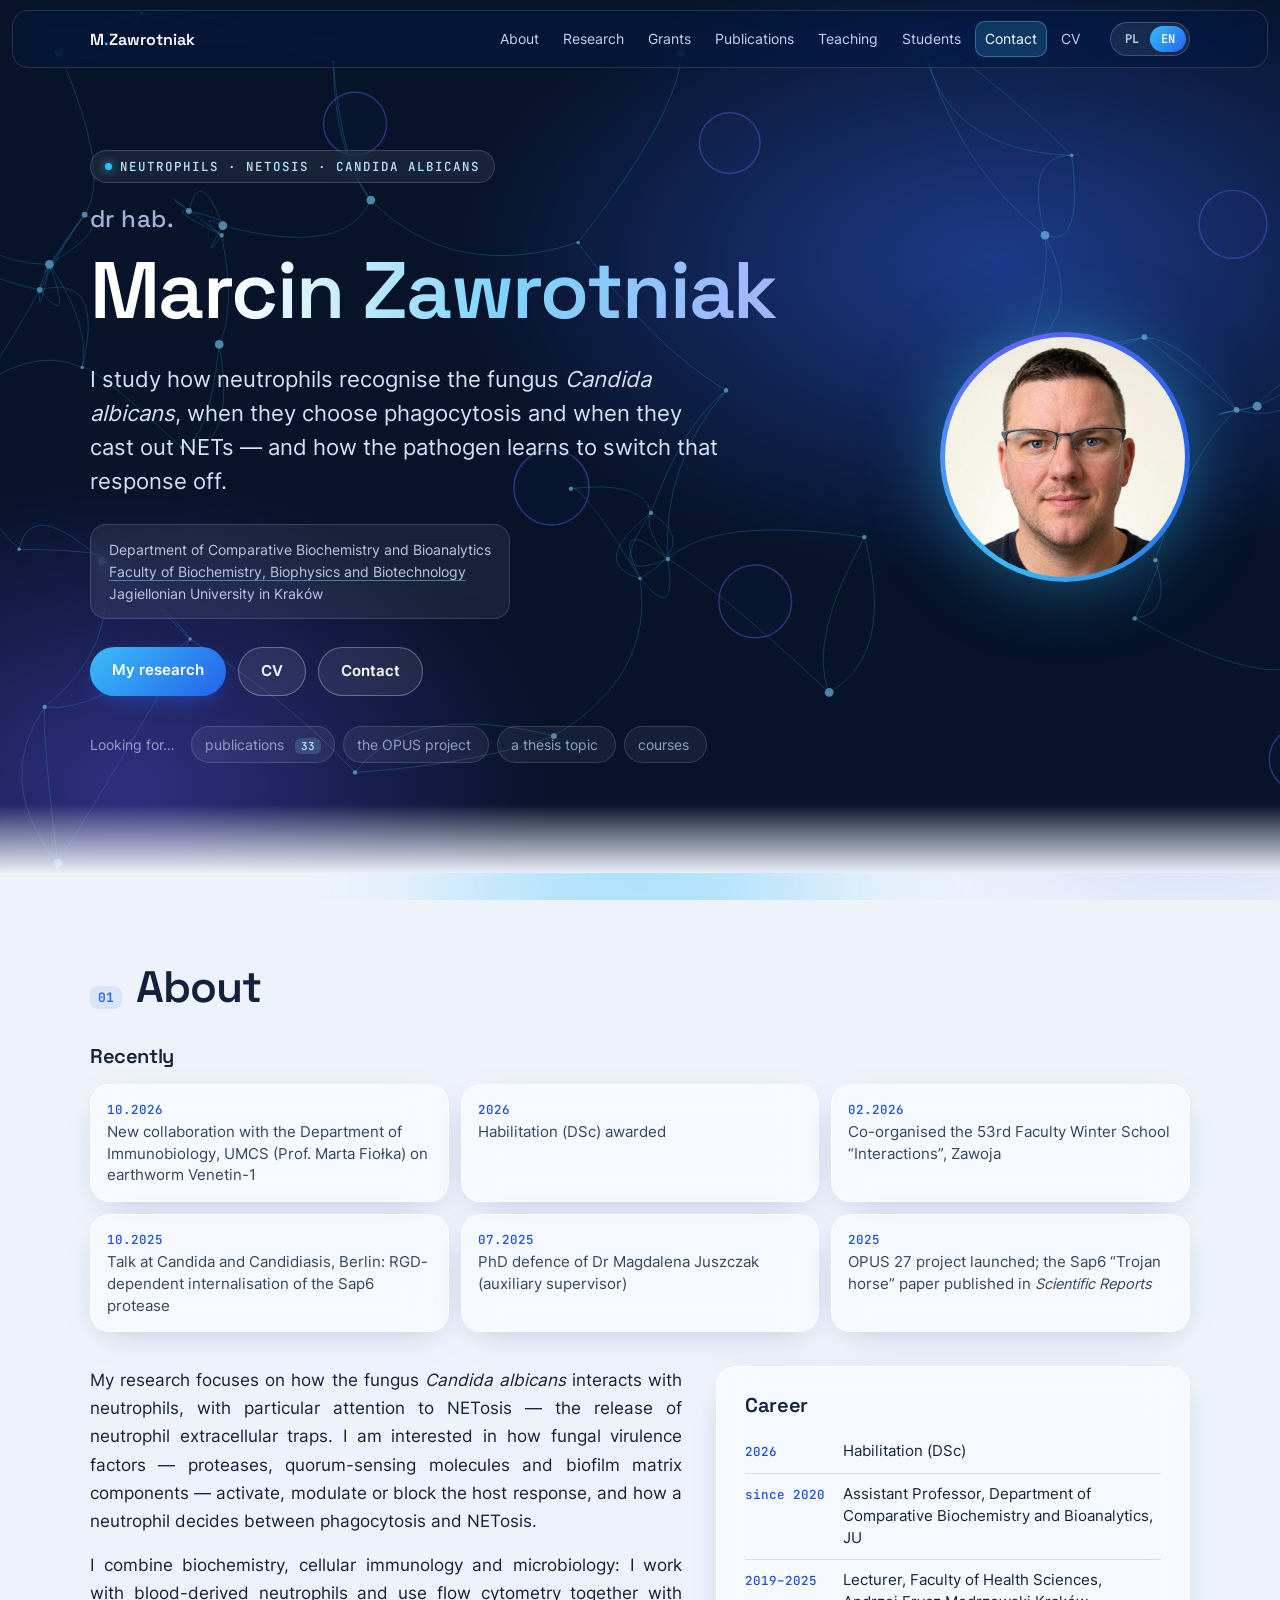
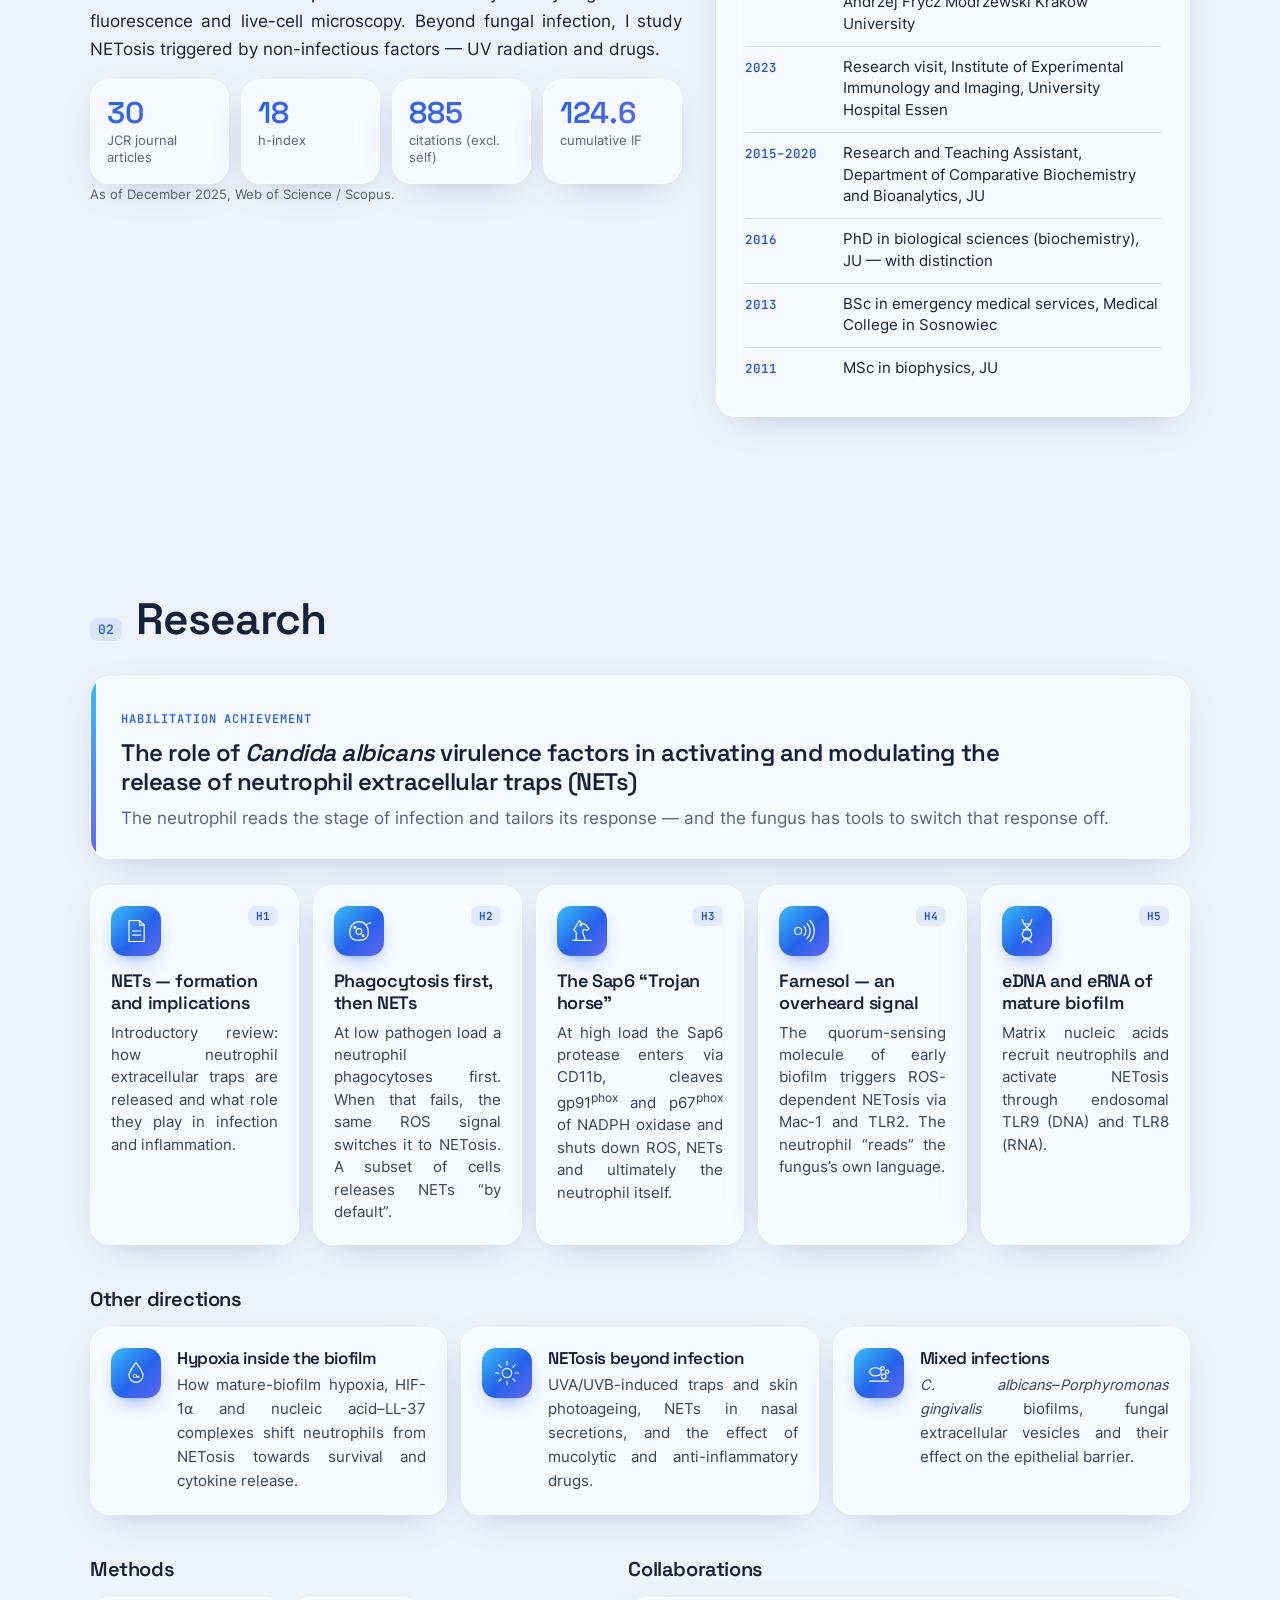
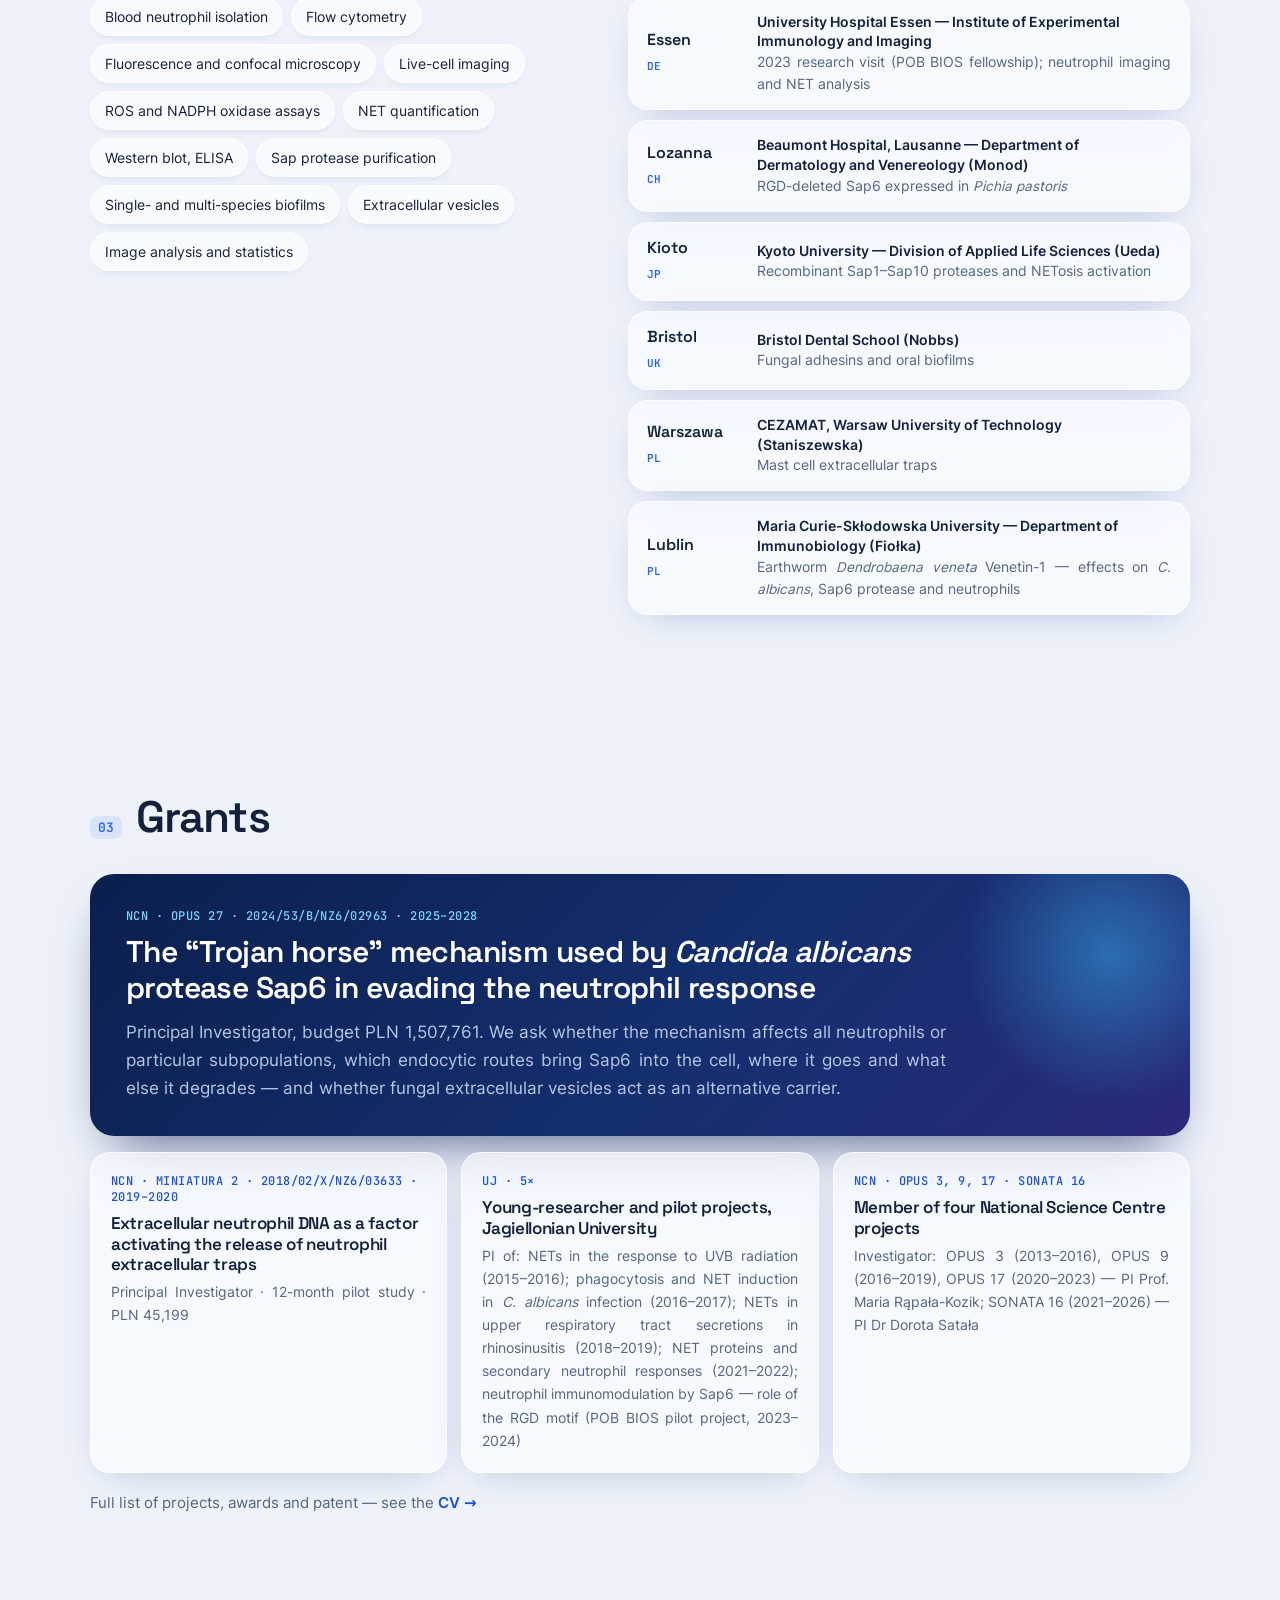
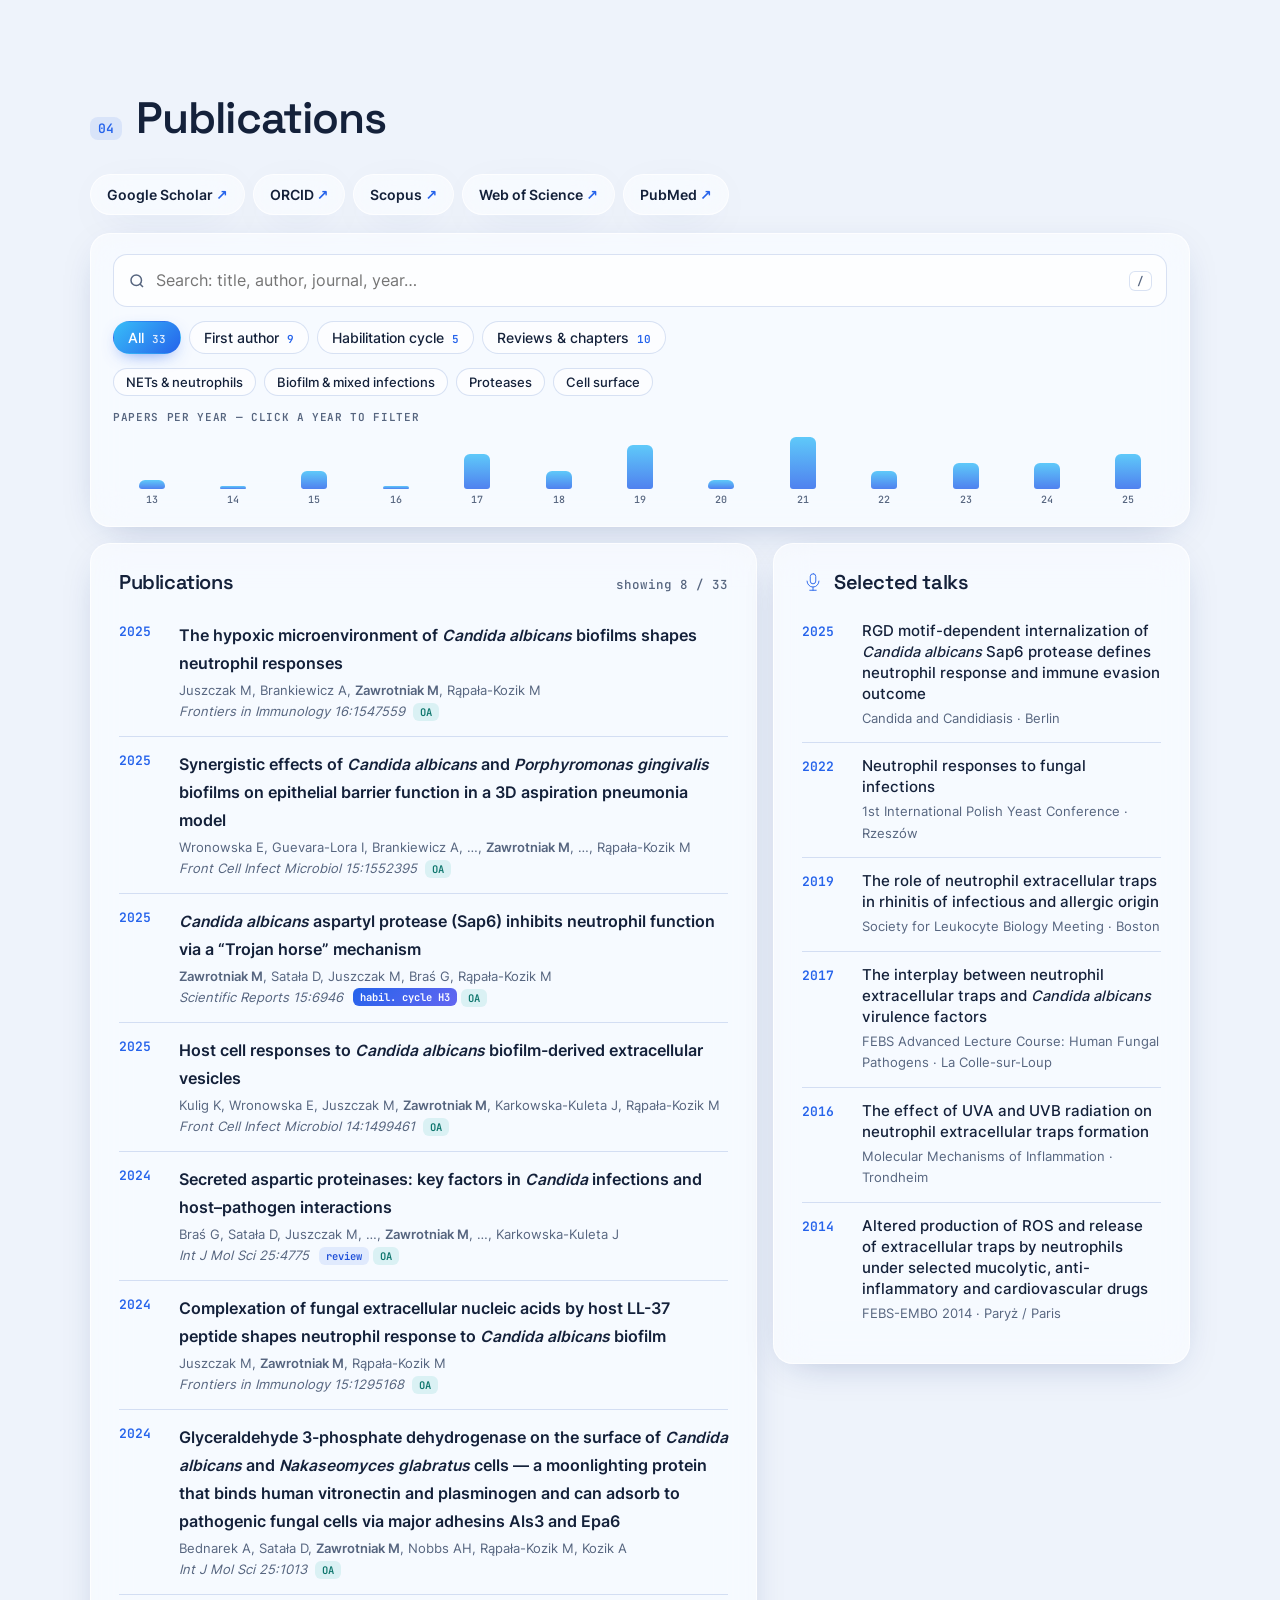
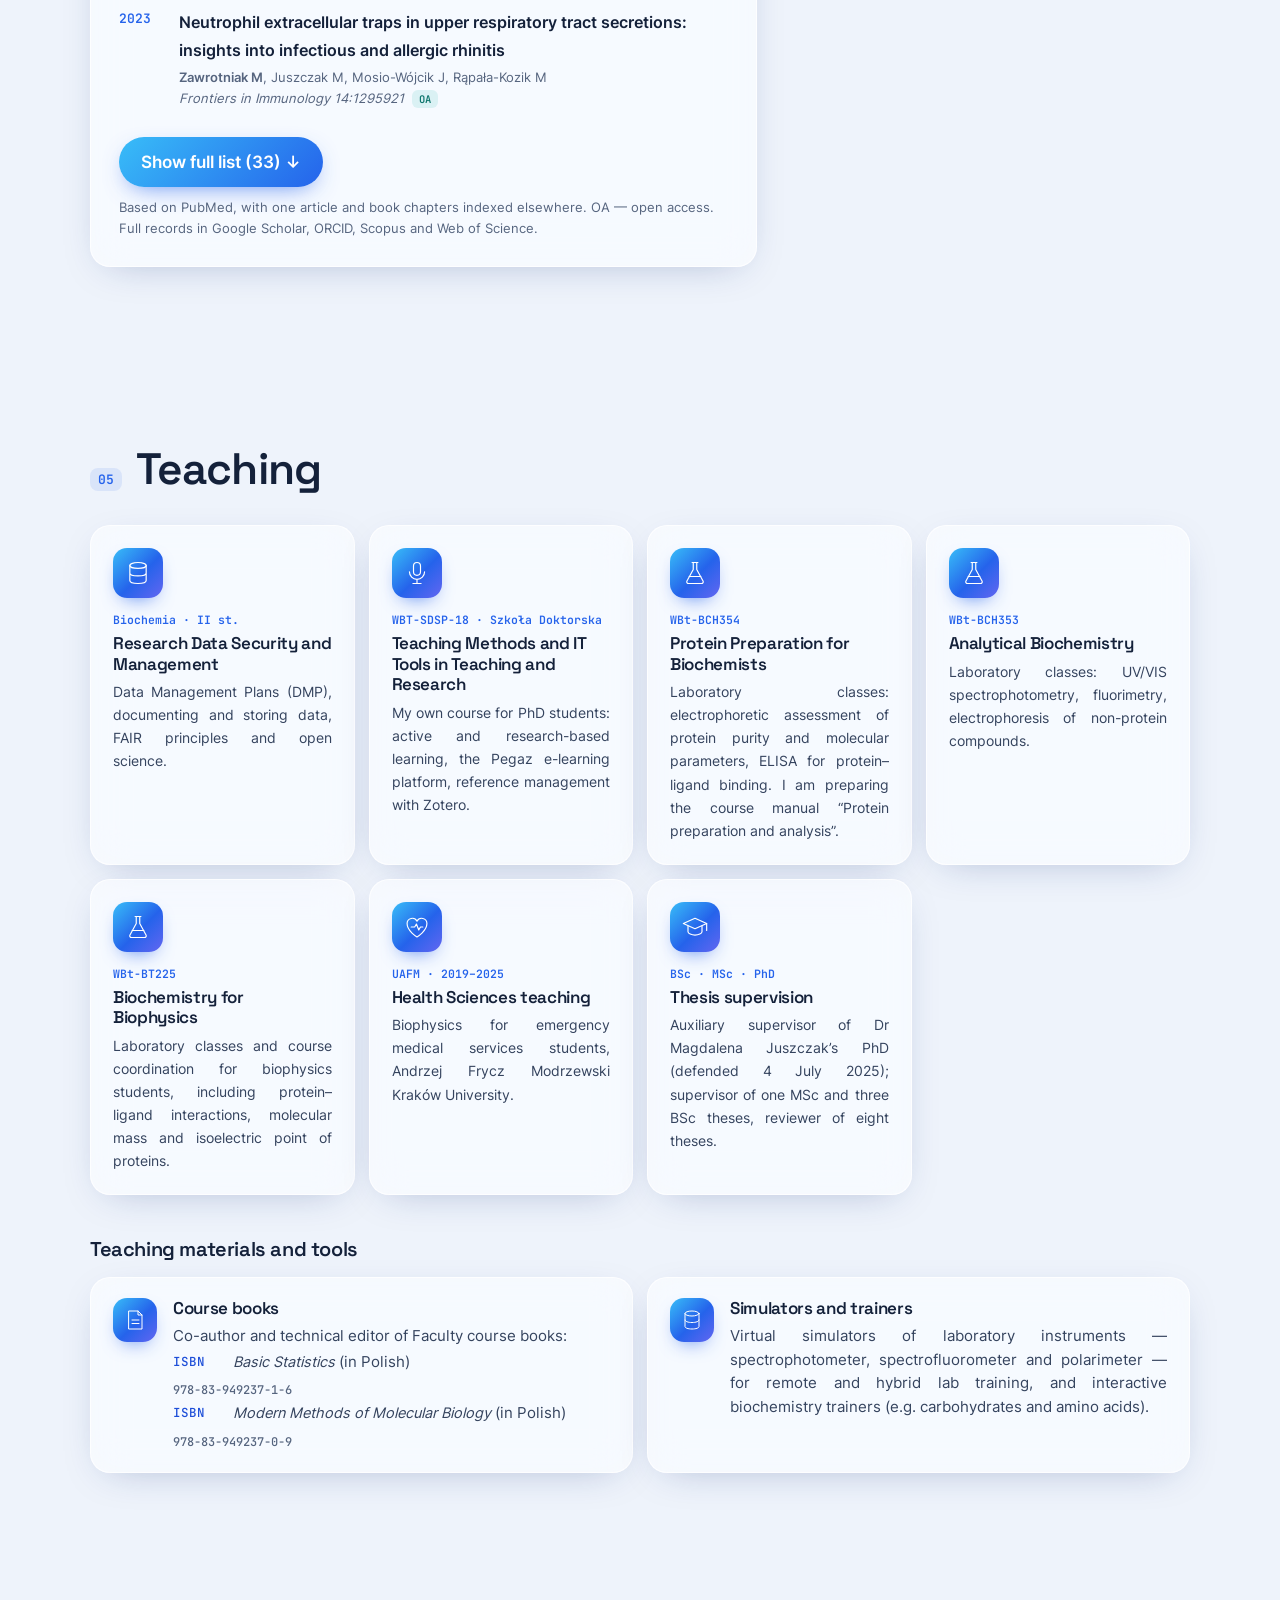
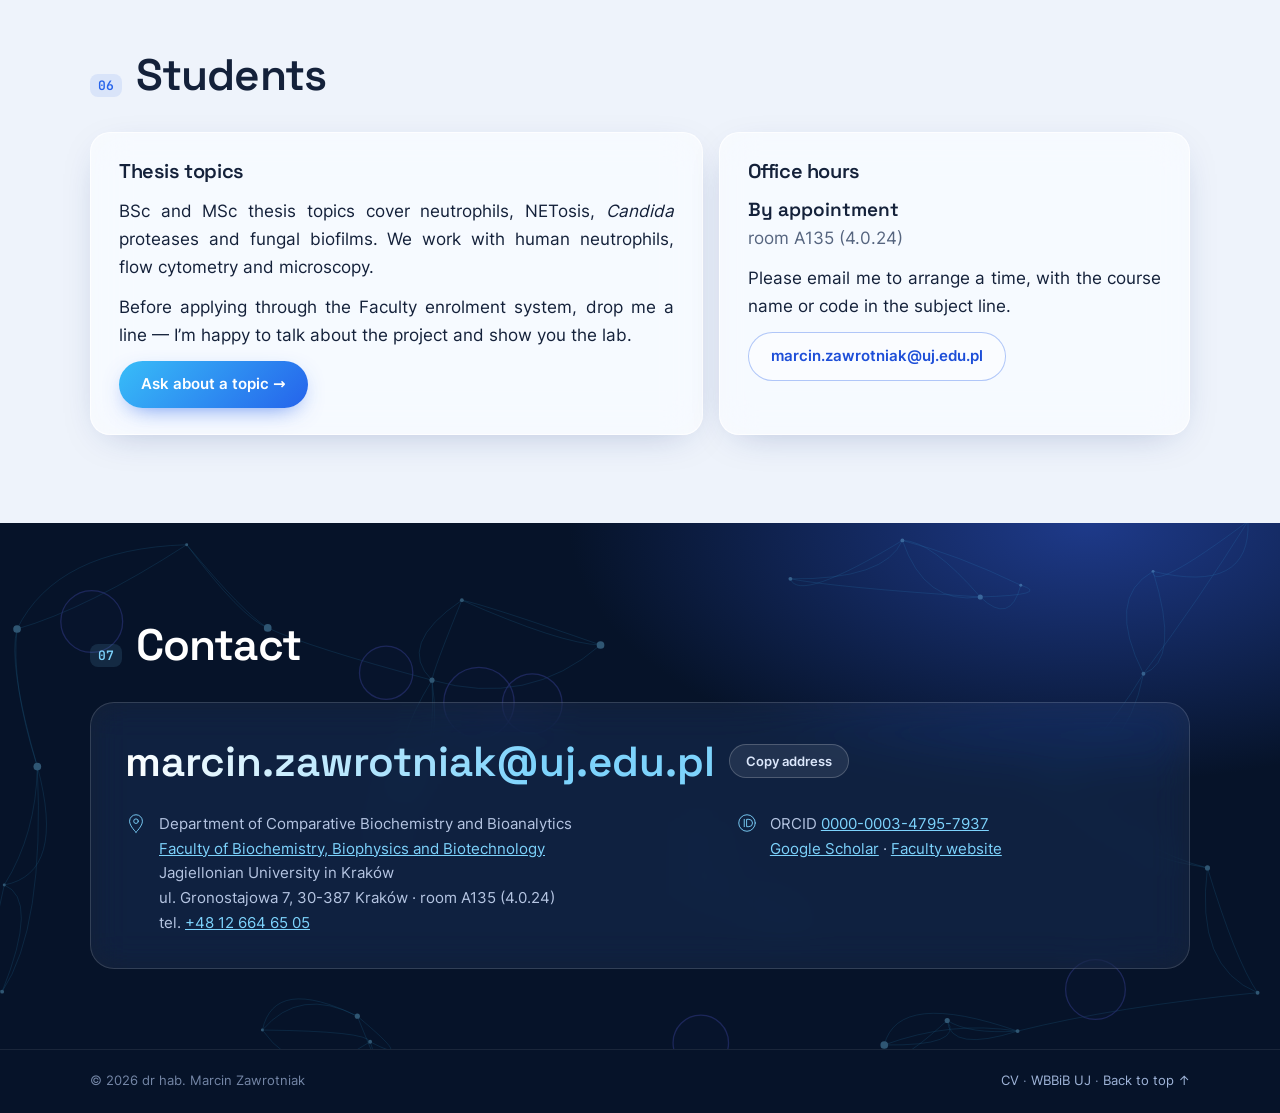
<file: en/index.html>
<!DOCTYPE html>
<html lang="en" data-lang="en">
<head>
<meta charset="utf-8">
<meta name="viewport" content="width=device-width, initial-scale=1">
<title>Marcin Zawrotniak, PhD, DSc — biochemist, Jagiellonian University</title>
<meta name="description" content="Marcin Zawrotniak, PhD, DSc — biochemist at the Jagiellonian University in Kraków. Neutrophils, NETosis and Candida albicans: research, grants, publications, teaching and contact.">
<meta name="theme-color" content="#061329">
<meta property="og:type" content="profile">
<meta property="og:site_name" content="marcinzawrotniak.pl">
<meta property="og:title" content="Marcin Zawrotniak, PhD, DSc">
<meta property="og:description" content="Biochemist, Jagiellonian University. Neutrophils, NETosis, Candida albicans.">
<meta name="twitter:card" content="summary">
<meta name="twitter:title" content="Marcin Zawrotniak, PhD, DSc">
<meta name="twitter:description" content="Biochemist, Jagiellonian University. Neutrophils, NETosis, Candida albicans.">
<meta property="og:url" content="https://marcinzawrotniak.pl/en/">
<meta property="og:locale" content="en_GB"><meta property="og:image" content="https://marcinzawrotniak.pl/foto.jpg">
<link rel="canonical" href="https://marcinzawrotniak.pl/en/">
<link rel="alternate" hreflang="pl" href="https://marcinzawrotniak.pl/"><link rel="alternate" hreflang="en" href="https://marcinzawrotniak.pl/en/"><link rel="alternate" hreflang="x-default" href="https://marcinzawrotniak.pl/">
<link rel="icon" href="data:image/svg+xml,%3Csvg xmlns='http://www.w3.org/2000/svg' viewBox='0 0 64 64'%3E%3Crect width='64' height='64' rx='16' fill='%23061329'/%3E%3Ctext x='32' y='42' font-family='Arial' font-weight='700' font-size='26' fill='%2338bdf8' text-anchor='middle'%3EMZ%3C/text%3E%3C/svg%3E">
<script type="application/ld+json">{"@context":"https://schema.org","@type":"Person","name":"Marcin Zawrotniak","honorificPrefix":"dr hab.","jobTitle":"Assistant Professor","email":"mailto:marcin.zawrotniak@uj.edu.pl","telephone":"+48126646505","url":"https://marcinzawrotniak.pl/","affiliation":{"@type":"CollegeOrUniversity","name":"Jagiellonian University","url":"https://www.uj.edu.pl"},"workLocation":{"@type":"Place","address":"ul. Gronostajowa 7, 30-387 Kraków"},"knowsAbout":["Neutrophils","NETosis","Candida albicans","Innate immunity"],"sameAs":["https://scholar.google.com/citations?user=NKkcyf8AAAAJ&hl=pl&oi=ao","https://orcid.org/0000-0003-4795-7937","https://www.scopus.com/authid/detail.uri?authorId=55891539000","https://www.webofscience.com/wos/author/record/1989171"]}</script>
<script>document.documentElement.classList.add('js')</script>
<style>@font-face {
  font-family: 'Inter';
  font-style: normal;
  font-display: swap;
  font-weight: 400;
  src:url(../fonts/inter-latin-ext-400-normal.woff2) format('woff2');
  unicode-range: U+0100-02AF,U+0304,U+0308,U+0329,U+1E00-1E9F,U+1EF2-1EFF,U+2020,U+20A0-20AB,U+20AD-20C0,U+2113,U+2C60-2C7F,U+A720-A7FF;
}
@font-face {
  font-family: 'Inter';
  font-style: normal;
  font-display: swap;
  font-weight: 400;
  src:url(../fonts/inter-latin-400-normal.woff2) format('woff2');
  unicode-range: U+0000-00FF,U+0131,U+0152-0153,U+02BB-02BC,U+02C6,U+02DA,U+02DC,U+0304,U+0308,U+0329,U+2000-206F,U+2074,U+20AC,U+2122,U+2191,U+2193,U+2212,U+2215,U+FEFF,U+FFFD;
}
@font-face {
  font-family: 'Inter';
  font-style: normal;
  font-display: swap;
  font-weight: 500;
  src:url(../fonts/inter-latin-ext-500-normal.woff2) format('woff2');
  unicode-range: U+0100-02AF,U+0304,U+0308,U+0329,U+1E00-1E9F,U+1EF2-1EFF,U+2020,U+20A0-20AB,U+20AD-20C0,U+2113,U+2C60-2C7F,U+A720-A7FF;
}
@font-face {
  font-family: 'Inter';
  font-style: normal;
  font-display: swap;
  font-weight: 500;
  src:url(../fonts/inter-latin-500-normal.woff2) format('woff2');
  unicode-range: U+0000-00FF,U+0131,U+0152-0153,U+02BB-02BC,U+02C6,U+02DA,U+02DC,U+0304,U+0308,U+0329,U+2000-206F,U+2074,U+20AC,U+2122,U+2191,U+2193,U+2212,U+2215,U+FEFF,U+FFFD;
}
@font-face {
  font-family: 'Inter';
  font-style: normal;
  font-display: swap;
  font-weight: 600;
  src:url(../fonts/inter-latin-ext-600-normal.woff2) format('woff2');
  unicode-range: U+0100-02AF,U+0304,U+0308,U+0329,U+1E00-1E9F,U+1EF2-1EFF,U+2020,U+20A0-20AB,U+20AD-20C0,U+2113,U+2C60-2C7F,U+A720-A7FF;
}
@font-face {
  font-family: 'Inter';
  font-style: normal;
  font-display: swap;
  font-weight: 600;
  src:url(../fonts/inter-latin-600-normal.woff2) format('woff2');
  unicode-range: U+0000-00FF,U+0131,U+0152-0153,U+02BB-02BC,U+02C6,U+02DA,U+02DC,U+0304,U+0308,U+0329,U+2000-206F,U+2074,U+20AC,U+2122,U+2191,U+2193,U+2212,U+2215,U+FEFF,U+FFFD;
}
@font-face {
  font-family: 'Space Grotesk';
  font-style: normal;
  font-display: swap;
  font-weight: 500;
  src:url(../fonts/space-grotesk-latin-ext-500-normal.woff2) format('woff2');
  unicode-range: U+0100-02AF,U+0304,U+0308,U+0329,U+1E00-1E9F,U+1EF2-1EFF,U+2020,U+20A0-20AB,U+20AD-20C0,U+2113,U+2C60-2C7F,U+A720-A7FF;
}
@font-face {
  font-family: 'Space Grotesk';
  font-style: normal;
  font-display: swap;
  font-weight: 500;
  src:url(../fonts/space-grotesk-latin-500-normal.woff2) format('woff2');
  unicode-range: U+0000-00FF,U+0131,U+0152-0153,U+02BB-02BC,U+02C6,U+02DA,U+02DC,U+0304,U+0308,U+0329,U+2000-206F,U+2074,U+20AC,U+2122,U+2191,U+2193,U+2212,U+2215,U+FEFF,U+FFFD;
}
@font-face {
  font-family: 'Space Grotesk';
  font-style: normal;
  font-display: swap;
  font-weight: 600;
  src:url(../fonts/space-grotesk-latin-ext-600-normal.woff2) format('woff2');
  unicode-range: U+0100-02AF,U+0304,U+0308,U+0329,U+1E00-1E9F,U+1EF2-1EFF,U+2020,U+20A0-20AB,U+20AD-20C0,U+2113,U+2C60-2C7F,U+A720-A7FF;
}
@font-face {
  font-family: 'Space Grotesk';
  font-style: normal;
  font-display: swap;
  font-weight: 600;
  src:url(../fonts/space-grotesk-latin-600-normal.woff2) format('woff2');
  unicode-range: U+0000-00FF,U+0131,U+0152-0153,U+02BB-02BC,U+02C6,U+02DA,U+02DC,U+0304,U+0308,U+0329,U+2000-206F,U+2074,U+20AC,U+2122,U+2191,U+2193,U+2212,U+2215,U+FEFF,U+FFFD;
}
@font-face {
  font-family: 'JetBrains Mono';
  font-style: normal;
  font-display: swap;
  font-weight: 500;
  src:url(../fonts/jetbrains-mono-latin-ext-500-normal.woff2) format('woff2');
  unicode-range: U+0100-02AF,U+0304,U+0308,U+0329,U+1E00-1E9F,U+1EF2-1EFF,U+2020,U+20A0-20AB,U+20AD-20CF,U+2113,U+2C60-2C7F,U+A720-A7FF;
}
@font-face {
  font-family: 'JetBrains Mono';
  font-style: normal;
  font-display: swap;
  font-weight: 500;
  src:url(../fonts/jetbrains-mono-latin-500-normal.woff2) format('woff2');
  unicode-range: U+0000-00FF,U+0131,U+0152-0153,U+02BB-02BC,U+02C6,U+02DA,U+02DC,U+0304,U+0308,U+0329,U+2000-206F,U+2074,U+20AC,U+2122,U+2191,U+2193,U+2212,U+2215,U+FEFF,U+FFFD;
}
@font-face {
  font-family: 'JetBrains Mono';
  font-style: normal;
  font-display: swap;
  font-weight: 600;
  src:url(../fonts/jetbrains-mono-latin-ext-600-normal.woff2) format('woff2');
  unicode-range: U+0100-02AF,U+0304,U+0308,U+0329,U+1E00-1E9F,U+1EF2-1EFF,U+2020,U+20A0-20AB,U+20AD-20CF,U+2113,U+2C60-2C7F,U+A720-A7FF;
}
@font-face {
  font-family: 'JetBrains Mono';
  font-style: normal;
  font-display: swap;
  font-weight: 600;
  src:url(../fonts/jetbrains-mono-latin-600-normal.woff2) format('woff2');
  unicode-range: U+0000-00FF,U+0131,U+0152-0153,U+02BB-02BC,U+02C6,U+02DA,U+02DC,U+0304,U+0308,U+0329,U+2000-206F,U+2074,U+20AC,U+2122,U+2191,U+2193,U+2212,U+2215,U+FEFF,U+FFFD;
}
:root{
 --ink:#061329;--ink2:#0c2148;--paper:#eef3fb;--txt:#14213a;--mute:#56657f;
 --blue:#2563eb;--sky:#38bdf8;--indigo:#6366f1;--blue-ink:#1d4ed8;
 --glass:rgba(255,255,255,.55);--glass-b:rgba(255,255,255,.75);--glass-line:rgba(120,150,210,.28);
 --shadow:0 10px 40px -18px rgba(20,50,120,.35);--r:20px}
*{box-sizing:border-box}html{scroll-behavior:smooth;scroll-padding-top:76px}
body{margin:0;background:var(--paper);color:var(--txt);font:17px/1.65 "Inter",system-ui,sans-serif;-webkit-font-smoothing:antialiased;overflow-x:hidden}
a{color:var(--blue-ink)}h1,h2,h3,h4{font-family:"Space Grotesk","Inter",sans-serif;letter-spacing:-.02em;line-height:1.2;margin:0}
.wrap{max-width:1140px;margin:0 auto;padding:0 20px;position:relative}
mark.todo{background:#ffe066;color:#3a2e00;padding:0 .3em;border-radius:4px;font:600 .72em/1.5 "JetBrains Mono",monospace}

/* tło: rozmyte plamy światła pod szkłem */
.bg{position:fixed;inset:0;z-index:-1;pointer-events:none;overflow:hidden}
.bg i{position:absolute;border-radius:50%;filter:blur(80px);opacity:.55}
.bg i:nth-child(1){width:520px;height:520px;background:#93c5fd;left:-120px;top:20%}
.bg i:nth-child(2){width:460px;height:460px;background:#a5b4fc;right:-140px;top:45%}
.bg i:nth-child(3){width:380px;height:380px;background:#7dd3fc;left:35%;bottom:-160px}

.glass{background:var(--glass);border:1px solid var(--glass-b);border-radius:var(--r);box-shadow:var(--shadow);
 backdrop-filter:blur(18px) saturate(160%);-webkit-backdrop-filter:blur(18px) saturate(160%)}

/* nawigacja */
.top{position:fixed;left:12px;right:12px;top:10px;z-index:20;border-radius:16px;
 background:rgba(8,22,50,.55);border:1px solid rgba(255,255,255,.14);backdrop-filter:blur(16px) saturate(170%);-webkit-backdrop-filter:blur(16px) saturate(170%);transition:background .3s}
.top.solid{background:rgba(8,22,50,.78)}
.top .wrap{display:flex;align-items:center;gap:20px;height:56px}
.brand{color:#fff;text-decoration:none;font:600 16px "Space Grotesk",sans-serif;white-space:nowrap}.brand span{color:var(--sky)}
.top nav{display:flex;gap:4px;margin-left:auto}
.top nav a{color:#c6d4ee;text-decoration:none;font-size:14px;white-space:nowrap;padding:6px 10px;border-radius:10px}
.top nav a:hover{color:#fff;background:rgba(255,255,255,.08)}
.jezyk{display:flex;background:rgba(255,255,255,.08);border:1px solid rgba(255,255,255,.18);border-radius:99px;padding:3px;flex:none}
.jezyk a{text-decoration:none;color:#c6d4ee;font:600 12px "JetBrains Mono",monospace;padding:5px 11px;border-radius:99px;cursor:pointer}
.jezyk a[aria-current="true"]{background:linear-gradient(135deg,var(--sky),var(--blue));color:#fff}

/* hero */
.hero{position:relative;background:radial-gradient(900px 520px at 78% 30%,#1e3a8a 0,transparent 60%),radial-gradient(700px 500px at 10% 90%,#312e81 0,transparent 60%),var(--ink);color:#fff;overflow:hidden;padding:150px 0 110px}
.siec{position:absolute;inset:0;width:100%;height:100%;opacity:.6}
.s-lin path{fill:none;stroke:var(--sky);stroke-width:.8;opacity:.4}.s-kr circle{fill:#7dd3fc}.s-kom circle{fill:rgba(99,102,241,.08);stroke:var(--indigo);stroke-width:1.2;opacity:.7}
.hero .wrap{display:grid;grid-template-columns:1fr auto;gap:48px;align-items:center}
.eyebrow{display:inline-flex;gap:8px;align-items:center;font:500 12.5px "JetBrains Mono",monospace;color:#bfe3ff;letter-spacing:.08em;text-transform:uppercase;margin-bottom:22px;
 padding:7px 14px;border-radius:99px;background:rgba(255,255,255,.07);border:1px solid rgba(255,255,255,.16);backdrop-filter:blur(10px);-webkit-backdrop-filter:blur(10px)}
.eyebrow::before{content:"";width:7px;height:7px;border-radius:50%;background:var(--sky);box-shadow:0 0 10px var(--sky)}
.hero h1{font-size:clamp(42px,7vw,80px);font-weight:600}
.hero h1 small{display:block;font-size:.3em;font-weight:500;color:#9fb4d8;letter-spacing:.02em;margin-bottom:8px}
.hero h1 .grad{background:linear-gradient(100deg,#fff 20%,#7dd3fc 60%,#a5b4fc);-webkit-background-clip:text;background-clip:text;color:transparent}
.motto{font-size:clamp(18px,2.1vw,22px);color:#d6e2f5;max-width:640px;margin:24px 0 26px;line-height:1.55}
.hero-card{display:inline-block;padding:14px 18px;border-radius:16px;background:rgba(255,255,255,.07);border:1px solid rgba(255,255,255,.14);color:#b9c8e3;font-size:14px;line-height:1.55;
 backdrop-filter:blur(12px);-webkit-backdrop-filter:blur(12px)}
.cta{display:flex;gap:12px;flex-wrap:wrap;margin-top:28px}
.btn{display:inline-block;padding:11px 22px;border-radius:99px;background:linear-gradient(135deg,var(--sky),var(--blue));color:#fff;text-decoration:none;font-weight:600;font-size:15px;box-shadow:0 8px 24px -10px rgba(37,99,235,.8)}
.btn.ghost{background:rgba(255,255,255,.4);color:var(--blue-ink);border:1px solid rgba(37,99,235,.35);box-shadow:none}
.hero .btn.ghost{background:rgba(255,255,255,.08);color:#fff;border-color:rgba(255,255,255,.3);backdrop-filter:blur(8px)}
.foto{width:250px;aspect-ratio:1;border-radius:50%;padding:5px;background:conic-gradient(from 210deg,var(--sky),var(--indigo),var(--blue),var(--sky));box-shadow:0 0 80px -10px rgba(56,189,248,.6)}
.foto div{width:100%;height:100%;border-radius:50%;background:radial-gradient(circle at 30% 25%,#1e3a8a,var(--ink));display:grid;place-items:center;font:600 68px "Space Grotesk",system-ui,sans-serif;color:#fff}
.hero::after{content:"";position:absolute;left:0;right:0;bottom:-1px;height:70px;background:linear-gradient(to bottom,transparent,var(--paper))}

/* sekcje */
.sec{padding:88px 0}
.sec-head{display:flex;align-items:baseline;gap:14px;margin-bottom:30px}
.num{font:600 13px "JetBrains Mono",monospace;color:var(--blue);background:rgba(37,99,235,.1);padding:3px 8px;border-radius:8px}
.sec-head h2{font-size:clamp(30px,4vw,44px)}
.panel{padding:26px 28px}.panel h3{font-size:20px;margin-bottom:14px;display:flex;align-items:center;gap:10px}
.przypis{font-size:13px;color:var(--mute);margin:10px 0 0}
.ic{display:grid;place-items:center;width:50px;height:50px;border-radius:14px;flex:none;color:#fff;
 background:linear-gradient(135deg,var(--sky),var(--blue) 55%,var(--indigo));box-shadow:0 8px 20px -10px rgba(37,99,235,.9)}
.ic svg{width:28px;height:28px}.ic-s{display:inline-grid;color:var(--blue)}.ic-s svg{width:22px;height:22px}

.omnie{display:grid;grid-template-columns:1.25fr 1fr;gap:34px;align-items:start}
.omnie-txt>p{margin:0 0 16px}
.staze{margin-top:22px}.staze .kariera{columns:2;column-gap:36px}.staze .kariera li{break-inside:avoid}
.isbn-l{margin-top:6px}.isbn-l li{grid-template-columns:44px 1fr}.isbn{font:500 12px "JetBrains Mono",monospace;color:var(--mute);white-space:nowrap}
@media(max-width:820px){.staze .kariera{columns:1}}
/* justowanie tekstu ciągłego */
.omnie-txt>p,.habil p,.etap p,.card p,.grant-main p,.grant p,.mini p,.kurs p,.stud p,.wsp-tem{text-align:justify;-webkit-hyphens:auto;hyphens:auto;hyphenate-limit-chars:6 3 3}
.wsp{display:flex;align-items:center;gap:10px;flex-wrap:wrap;margin:6px 0 24px}
.lbl{font:600 12px "JetBrains Mono",monospace;text-transform:uppercase;letter-spacing:.08em;color:var(--mute)}
.chips{display:flex;gap:6px;flex-wrap:wrap}
html[data-lang="pl"] .chips.l-pl,html[data-lang="en"] .chips.l-en{display:flex}
.chip-s{font-size:13px;font-weight:500;padding:4px 11px;border-radius:99px;background:rgba(255,255,255,.6);border:1px solid var(--glass-line)}
.stats{display:grid;grid-template-columns:repeat(4,1fr);gap:12px}
.stat{padding:16px;font-size:12.5px;color:var(--mute);line-height:1.35}
.stat b{display:block;font:600 30px "Space Grotesk",system-ui,sans-serif;line-height:1.1;margin-bottom:4px;background:linear-gradient(120deg,var(--blue),var(--indigo));-webkit-background-clip:text;background-clip:text;color:transparent}
.kariera,.tl,.plain{list-style:none;margin:0;padding:0}
.kariera li{display:grid;grid-template-columns:86px 1fr;gap:12px;padding:10px 0;border-top:1px solid var(--glass-line);font-size:14.5px;line-height:1.5}
.kariera li:first-child{border-top:0}
.when{font:500 12.5px "JetBrains Mono",monospace;color:var(--blue-ink);padding-top:2px}

.habil{padding:26px 30px;margin-bottom:26px;position:relative;overflow:hidden}
.habil::before{content:"";position:absolute;left:0;top:0;bottom:0;width:5px;background:linear-gradient(var(--sky),var(--indigo))}
.kicker{font:600 12px "JetBrains Mono",monospace;text-transform:uppercase;letter-spacing:.08em;color:var(--blue)}
.habil h3{font-size:clamp(19px,2.3vw,24px);margin:8px 0 8px;max-width:900px}.habil p{margin:0;color:var(--mute)}
.os-bar{display:flex;justify-content:space-between;font:500 12px "JetBrains Mono",monospace;color:var(--mute);text-transform:uppercase;letter-spacing:.06em;
 padding-bottom:12px;margin-bottom:14px;position:relative}
.os-bar::after{content:"";position:absolute;left:0;right:0;bottom:0;height:4px;border-radius:4px;background:linear-gradient(90deg,var(--sky),var(--blue),var(--indigo),#1e1b4b)}
.os-bar span:last-child::after{content:" →"}
.etapy{display:grid;grid-template-columns:repeat(5,1fr);gap:14px}
.etap{padding:20px}.etap-top{display:flex;justify-content:space-between;align-items:flex-start;margin-bottom:14px}
.htag{font:600 11px "JetBrains Mono",monospace;color:var(--blue-ink);background:rgba(37,99,235,.1);padding:3px 8px;border-radius:7px}
.etap h3{font-size:18px;margin-bottom:8px}.etap p{margin:0;font-size:14.5px;color:#34435e;line-height:1.55}
.sub{font-size:20px;margin:42px 0 16px}
.cards{display:grid;grid-template-columns:repeat(3,1fr);gap:14px}
.card{padding:20px;display:flex;gap:16px;align-items:flex-start}.card h3{font-size:17px;margin-bottom:6px}.card p{margin:0;font-size:14.5px;color:#34435e}

.grant-main{position:relative;overflow:hidden;border-radius:24px;padding:34px 36px;color:#e3ecfa;margin-bottom:16px;
 background:linear-gradient(135deg,#0b1f4d,#132f6e 55%,#2a2a7a);box-shadow:0 24px 50px -24px rgba(12,33,90,.8)}
.gm-glow{position:absolute;right:-80px;top:-80px;width:320px;height:320px;border-radius:50%;background:radial-gradient(circle,rgba(56,189,248,.45),transparent 65%)}
.grant-main .gmeta{color:#7dd3fc}.grant-main h3{font-size:clamp(21px,2.8vw,30px);max-width:820px;margin:10px 0 12px;color:#fff;position:relative}
.grant-main p{margin:0;max-width:820px;color:#b6c6e3;position:relative}
.gmeta{font:500 12px "JetBrains Mono",monospace;letter-spacing:.04em;color:var(--blue-ink);position:relative}
.grants{display:grid;grid-template-columns:repeat(3,1fr);gap:14px;margin-bottom:14px}
.grant{padding:20px}.grant h4{font-size:17px;margin:8px 0 6px}.grant p{margin:0;font-size:14px;color:var(--mute)}
.duo{display:grid;grid-template-columns:1fr 1fr;gap:14px;margin-top:14px}
.mini{padding:20px 22px;display:flex;gap:16px;align-items:flex-start}.mini h4{font-size:17px;margin-bottom:6px}.mini p{margin:0;font-size:14.5px;color:#34435e}
.mini .ic{width:44px;height:44px}.mini .ic svg{width:24px;height:24px}
.plain li{display:grid;grid-template-columns:52px 1fr;gap:8px;font-size:14.5px;color:#34435e;padding:2px 0}

.profiles{display:flex;flex-wrap:wrap;gap:8px;margin-bottom:18px}
.chip{border-radius:99px;padding:8px 16px;font-size:14px;font-weight:600;text-decoration:none;color:var(--txt)}.chip span{color:var(--blue)}
.chip:hover{border-color:var(--blue)}
.pub-grid{display:grid;grid-template-columns:1.6fr 1fr;gap:16px;align-items:start}
.pubs{list-style:none;margin:0;padding:0}
.pubs li{display:grid;grid-template-columns:48px 1fr;gap:12px;padding:13px 0;border-top:1px solid var(--glass-line)}
.pubs li:first-child{border-top:0}
.yr{font:600 13px "JetBrains Mono",monospace;color:var(--blue);padding-top:2px}
.pt{font-weight:600;color:var(--txt);text-decoration:none;font-size:15.5px;line-height:1.45}.pt:hover{color:var(--blue-ink)}
.pt2{font-weight:500;font-size:14.5px;line-height:1.45}
.au{font-size:13px;color:var(--mute);margin-top:3px}.jr{font-size:13px;font-style:italic;color:var(--mute)}
.hb{font:600 10.5px "JetBrains Mono",monospace;font-style:normal;color:#fff;background:linear-gradient(135deg,var(--blue),var(--indigo));padding:2px 7px;border-radius:6px;margin-left:6px;vertical-align:1px}

.kursy{display:grid;grid-template-columns:repeat(4,1fr);gap:14px}
.kurs{padding:22px}.kurs .ic{margin-bottom:14px}
.kod{font:600 11.5px "JetBrains Mono",monospace;color:var(--blue);margin-bottom:6px}.kurs h3{font-size:17px;margin-bottom:6px}.kurs p{margin:0;font-size:14px;color:#34435e}
.stud{display:grid;grid-template-columns:1.3fr 1fr;gap:16px}.stud p{margin:0 0 12px}
.big{font:600 19px "Space Grotesk",system-ui,sans-serif;margin-bottom:2px!important}.big2{color:var(--mute)}
.org{display:grid;grid-template-columns:1fr 1fr;gap:16px}
.tl li{display:grid;grid-template-columns:70px 1fr;gap:12px;padding:10px 0 10px 18px;position:relative;font-size:14.5px;line-height:1.5}
.tl li::before{content:"";position:absolute;left:0;top:17px;width:8px;height:8px;border-radius:50%;background:linear-gradient(135deg,var(--sky),var(--blue));box-shadow:0 0 0 4px rgba(37,99,235,.12)}
.tl1 li{display:block}.when.inl{margin-left:6px;white-space:nowrap}
.tl li+li{border-top:1px solid var(--glass-line)}

.sec.dark{position:relative;overflow:hidden;background:radial-gradient(800px 400px at 85% 0,#1e3a8a 0,transparent 65%),var(--ink);color:#d6e2f5;padding:96px 0 80px}
.sec.dark .siec{opacity:.35}.sec.dark .sec-head h2{color:#fff}.sec.dark .num{background:rgba(125,211,252,.12);color:#7dd3fc}
.glass-d{background:rgba(255,255,255,.06);border:1px solid rgba(255,255,255,.14);border-radius:24px;padding:32px 34px;
 backdrop-filter:blur(18px) saturate(150%);-webkit-backdrop-filter:blur(18px) saturate(150%)}
.mail{display:inline-block;font:600 clamp(22px,4vw,42px) "Space Grotesk",system-ui,sans-serif;text-decoration:none;margin-bottom:24px;word-break:break-all;
 background:linear-gradient(100deg,#fff,#7dd3fc 70%);-webkit-background-clip:text;background-clip:text;color:transparent}
.k-grid{display:grid;grid-template-columns:1.4fr 1fr;gap:24px}.k-grid>div{display:flex;gap:12px}.k-grid p{margin:0;color:#b6c6e3;font-size:15px}
.k-grid .ic-s{color:#7dd3fc}.k-grid a{color:#7dd3fc}
footer{background:var(--ink);color:#7486a6;font-size:13px;border-top:1px solid rgba(255,255,255,.08)}
footer .wrap{display:flex;justify-content:space-between;gap:12px;flex-wrap:wrap;padding-top:20px;padding-bottom:22px}footer a{color:#9fb4d8;text-decoration:none}

@supports not ((backdrop-filter:blur(1px)) or (-webkit-backdrop-filter:blur(1px))){.glass{background:rgba(255,255,255,.9)}}
@media(max-width:1020px){.top nav{display:none}.jezyk{margin-left:auto}.etapy,.kursy{grid-template-columns:1fr 1fr}.cards,.grants{grid-template-columns:1fr}}
@media(max-width:820px){.hero{padding:112px 0 80px}.hero .wrap{grid-template-columns:1fr;gap:26px}.foto{width:112px;order:-1}.foto div{font-size:34px}
.omnie,.stud,.org,.duo,.pub-grid,.k-grid{grid-template-columns:1fr}.stats{grid-template-columns:1fr 1fr}.sec{padding:60px 0}
.panel{padding:20px}.grant-main{padding:26px 22px}.glass-d{padding:24px 20px}}
@media(max-width:520px){.wrap{padding:0 16px}.etapy,.kursy{grid-template-columns:1fr}.top{left:8px;right:8px}.kariera li{grid-template-columns:1fr;gap:0}
.pubs li{grid-template-columns:1fr;gap:2px}.tl li{grid-template-columns:1fr;gap:0}}
@media(prefers-reduced-motion:reduce){html{scroll-behavior:auto}}

/* ---------- interaktywność ---------- */
.prog{position:absolute;left:14px;right:14px;bottom:0;height:2px;border-radius:2px;overflow:hidden}
.prog i{display:block;height:100%;width:100%;transform-origin:0 50%;transform:scaleX(0);background:linear-gradient(90deg,var(--sky),var(--indigo))}
.top nav a.active{color:#fff;background:rgba(56,189,248,.18);box-shadow:inset 0 0 0 1px rgba(125,211,252,.35)}
.burger{display:none;width:40px;height:36px;border:1px solid rgba(255,255,255,.2);background:rgba(255,255,255,.06);border-radius:10px;cursor:pointer;flex:none;
 flex-direction:column;justify-content:center;align-items:center;gap:4px}
.burger i{display:block;width:16px;height:2px;background:#fff;border-radius:2px;transition:transform .25s,opacity .25s}
.top.open .burger i:nth-child(1){transform:translateY(6px) rotate(45deg)}.top.open .burger i:nth-child(2){opacity:0}.top.open .burger i:nth-child(3){transform:translateY(-6px) rotate(-45deg)}

.quick{display:flex;flex-wrap:wrap;align-items:center;gap:8px;margin-top:30px;font-size:14px}
.quick span{color:#8ea3c7;margin-right:4px}
.quick a{color:#dbe7fb;text-decoration:none;padding:6px 13px;border-radius:99px;background:rgba(255,255,255,.06);border:1px solid rgba(255,255,255,.14);
 backdrop-filter:blur(8px);-webkit-backdrop-filter:blur(8px);transition:background .2s,border-color .2s,transform .2s}
.quick a:hover{background:rgba(56,189,248,.18);border-color:rgba(125,211,252,.5);transform:translateY(-2px)}
.quick em{font-style:normal;font:600 11px "JetBrains Mono",monospace;background:rgba(125,211,252,.2);color:#bfe3ff;padding:1px 6px;border-radius:6px;margin-left:3px}

/* animowana sieć w nagłówku */
.hero .siec{will-change:transform}


@keyframes blink{0%,100%{opacity:.35}50%{opacity:1}}
@keyframes float{0%,100%{transform:translate(0,0) scale(1)}50%{transform:translate(14px,-18px) scale(1.12)}}
@keyframes drift{to{transform:translate(-18px,10px)}}
@keyframes spin{to{transform:rotate(360deg)}}

/* wejście nagłówka */
.js .hero .eyebrow,.js .hero h1,.js .hero .motto,.js .hero .hero-card,.js .hero .cta,.js .hero .quick,.js .hero .foto-wrap{opacity:0;transform:translateY(18px);animation:up .8s cubic-bezier(.2,.7,.2,1) forwards}
.js .hero h1{animation-delay:.08s}.js .hero .motto{animation-delay:.18s}.js .hero .hero-card{animation-delay:.28s}.js .hero .cta{animation-delay:.36s}.js .hero .quick{animation-delay:.46s}
@keyframes up{to{opacity:1;transform:none}}

/* pojawianie się przy przewijaniu */
.js .rv{opacity:0;transform:translateY(26px);transition:opacity .7s cubic-bezier(.2,.7,.2,1),transform .7s cubic-bezier(.2,.7,.2,1);transition-delay:var(--d,0s)}
.js .rv.in{opacity:1;transform:none}
.js .os-bar::after{transform:scaleX(0);transform-origin:0 50%;transition:transform 1.4s cubic-bezier(.2,.7,.2,1) .2s}
.js .os.in .os-bar::after{transform:scaleX(1)}

/* reflektor na szkle */
.glass{position:relative}
.glass::after{content:"";position:absolute;inset:0;border-radius:inherit;pointer-events:none;opacity:0;transition:opacity .3s;
 background:radial-gradient(420px circle at var(--mx,50%) var(--my,50%),rgba(255,255,255,.55),rgba(147,197,253,.12) 40%,transparent 65%)}
.glass:hover::after{opacity:1}
.etap,.card,.kurs,.grant,.stat,.wsp-i{transition:transform .35s cubic-bezier(.2,.7,.2,1),box-shadow .35s}
.etap:hover,.card:hover,.kurs:hover,.grant:hover,.stat:hover,.wsp-i:hover{transform:translateY(-4px);box-shadow:0 22px 44px -22px rgba(20,50,120,.5)}
.js .rv.in:hover{transform:translateY(-4px)}
.kariera li,.tl li{transition:background .2s}.kariera li:hover{background:rgba(37,99,235,.05)}

/* warsztat i współpraca */
.duo2{display:grid;grid-template-columns:1fr 1.1fr;gap:28px}
.metody{display:flex;flex-wrap:wrap;gap:8px}
.m-chip{font-size:14px;padding:7px 14px;border-radius:99px;background:rgba(255,255,255,.6);border:1px solid var(--glass-b);box-shadow:0 4px 14px -10px rgba(20,50,120,.4);
 backdrop-filter:blur(10px);-webkit-backdrop-filter:blur(10px);transition:transform .2s,background .2s}
.m-chip:hover{transform:translateY(-2px);background:#fff}
.wsp-list{display:grid;gap:10px}
.wsp-i{display:grid;grid-template-columns:96px 1fr;gap:14px;padding:14px 18px;align-items:center}
.wsp-city b{display:block;font:600 16px "Space Grotesk",system-ui,sans-serif}.wsp-city span{font:600 11px "JetBrains Mono",monospace;color:var(--blue)}
.wsp-inst{font-size:14px;font-weight:600;line-height:1.4}.wsp-tem{font-size:13.5px;color:var(--mute)}

/* publikacje */
.pub-top{padding:20px 22px;margin-bottom:16px;display:grid;gap:14px}
.pub-search{display:flex;align-items:center;gap:10px;background:rgba(255,255,255,.75);border:1px solid var(--glass-line);border-radius:14px;padding:0 14px;color:var(--mute);transition:box-shadow .2s,border-color .2s}
.pub-search:focus-within{border-color:var(--blue);box-shadow:0 0 0 4px rgba(37,99,235,.14)}
.pub-search input{flex:1;border:0;background:none;font:inherit;font-size:16px;padding:12px 0;color:var(--txt);outline:none;min-width:0}
kbd{font:600 11px "JetBrains Mono",monospace;border:1px solid var(--glass-line);border-radius:6px;padding:2px 7px;background:#fff}
.filters{display:flex;flex-wrap:wrap;gap:8px}
.f-btn,.t-btn{font:500 14px "Inter",sans-serif;padding:7px 14px;border-radius:99px;border:1px solid var(--glass-line);background:rgba(255,255,255,.6);color:var(--txt);cursor:pointer;transition:all .2s}
.f-btn em{font-style:normal;font:600 11px "JetBrains Mono",monospace;color:var(--blue);margin-left:4px}
.f-btn:hover,.t-btn:hover{border-color:var(--blue)}
.f-btn.on,.t-btn.on{background:linear-gradient(135deg,var(--sky),var(--blue));color:#fff;border-color:transparent;box-shadow:0 6px 18px -8px rgba(37,99,235,.8)}
.f-btn.on em{color:#dbeafe}
.t-btn{font-size:13px;padding:5px 12px}
.hist-l{display:block;font:600 11px "JetBrains Mono",monospace;text-transform:uppercase;letter-spacing:.06em;color:var(--mute);margin-bottom:8px}
.bars{display:flex;align-items:flex-end;gap:4px;height:74px}
.bar{flex:1;height:100%;display:flex;flex-direction:column;justify-content:flex-end;align-items:center;gap:4px;border:0;background:none;padding:0;cursor:pointer;min-width:0}
.bar i{display:block;width:100%;max-width:26px;height:calc(var(--h) * 52px);min-height:3px;border-radius:6px 6px 3px 3px;background:linear-gradient(var(--sky),var(--blue));opacity:.8;transition:opacity .2s,transform .2s;transform-origin:bottom}
.js .hist .bar i{transform:scaleY(0);transition:transform .9s cubic-bezier(.2,.7,.2,1),opacity .2s}
.js .hist.in .bar i{transform:scaleY(1)}
.bar span{font:500 10px "JetBrains Mono",monospace;color:var(--mute)}
.bar:hover i{opacity:1}.bar.on i{background:linear-gradient(var(--indigo),#312e81);opacity:1}.bar.on span{color:var(--indigo);font-weight:700}
.pub-head{display:flex;justify-content:space-between;align-items:baseline}.cnt{font:500 12.5px "JetBrains Mono",monospace;color:var(--mute)}
.pubs li[hidden]{display:none}
.pubs li.new{animation:up .45s cubic-bezier(.2,.7,.2,1) both}
.tb{font:600 10.5px "JetBrains Mono",monospace;font-style:normal;color:var(--blue-ink);background:rgba(37,99,235,.1);padding:2px 7px;border-radius:6px;margin-left:6px}
.doi{font:600 10.5px "JetBrains Mono",monospace;border:1px solid var(--glass-line);background:rgba(255,255,255,.6);color:var(--mute);border-radius:6px;padding:1px 7px;margin-left:6px;cursor:pointer;opacity:0;transition:opacity .2s}
.pubs li:hover .doi,.doi:focus{opacity:1}
mark.hl{background:rgba(56,189,248,.28);color:inherit;border-radius:3px;padding:0 1px}
.more[hidden]{display:none}.more{margin-top:14px;border:0;cursor:pointer;font:inherit;font-weight:600}
.empty{color:var(--mute);font-style:italic}
.sticky{position:sticky;top:84px}

.mail-row{display:flex;align-items:center;gap:14px;flex-wrap:wrap;margin-bottom:24px}.mail-row .mail{margin-bottom:0}
.copy-btn{font:600 13px "Inter",sans-serif;color:#dbe7fb;background:rgba(255,255,255,.08);border:1px solid rgba(255,255,255,.2);border-radius:99px;padding:8px 16px;cursor:pointer;transition:background .2s}
.copy-btn:hover{background:rgba(56,189,248,.2)}
.to-top{position:fixed;right:18px;bottom:18px;z-index:15;width:46px;height:46px;border-radius:50%;display:grid;place-items:center;text-decoration:none;font-size:20px;color:#fff;
 background:linear-gradient(135deg,var(--sky),var(--blue));box-shadow:0 10px 24px -8px rgba(37,99,235,.8);opacity:0;transform:translateY(16px) scale(.9);pointer-events:none;transition:all .3s}
.to-top.show{opacity:1;transform:none;pointer-events:auto}
.toast{position:fixed;left:50%;bottom:26px;z-index:30;transform:translate(-50%,20px);opacity:0;pointer-events:none;transition:all .3s;
 background:rgba(8,22,50,.85);color:#fff;font-size:14px;padding:10px 18px;border-radius:12px;backdrop-filter:blur(12px);-webkit-backdrop-filter:blur(12px)}
.toast.show{opacity:1;transform:translate(-50%,0)}

@media(max-width:1020px){
 .burger{display:flex}.jezyk{margin-left:auto}
 .top{border-radius:16px}.top.open nav{display:flex;position:absolute;left:0;right:0;top:62px;flex-direction:column;gap:2px;padding:10px;border-radius:16px;
  background:rgba(8,22,50,.92);border:1px solid rgba(255,255,255,.14);backdrop-filter:blur(18px);-webkit-backdrop-filter:blur(18px)}
 .top.open nav a{padding:11px 14px;font-size:16px}
 .duo2{grid-template-columns:1fr}.sticky{position:static}}
@media(max-width:520px){.wsp-i{grid-template-columns:1fr;gap:4px}.quick span{width:100%}.bars{gap:2px}.bar span{font-size:8px}}
@media(prefers-reduced-motion:reduce){*,*::before,*::after{animation:none!important;transition:none!important}.js .rv,.js .hero *{opacity:1!important;transform:none!important}
 .js .os-bar::after,.js .hist .bar i{transform:none!important}}

/* ---------- wersja 2 ---------- */
.hero-card a{color:inherit;text-decoration:underline;text-decoration-color:rgba(125,211,252,.5);text-underline-offset:3px}
.foto img{width:100%;height:100%;border-radius:50%;object-fit:cover;display:block}
.news{margin-bottom:34px}.news .sub{margin-top:0}
.news ul{list-style:none;margin:0;padding:0;display:grid;grid-template-columns:repeat(3,1fr);gap:12px}
.news li{padding:14px 16px;font-size:14.5px;line-height:1.5;color:#34435e}.news .when{display:block;margin-bottom:4px}
.oa{font:600 10.5px "JetBrains Mono",monospace;font-style:normal;color:#0f766e;background:rgba(20,184,166,.12);padding:2px 7px;border-radius:6px;margin-left:4px}
.dalej{margin:18px 0 0;font-size:15px;color:var(--mute)}.dalej a{font-weight:600;text-decoration:none}
.cv-sec{padding:120px 0 60px}.cv-sec h1{font-size:clamp(32px,4.5vw,48px);margin-bottom:6px}
.cv-lead{color:var(--mute);margin:0 0 26px}.cv-lead a{font-weight:600}
.cv-grid{display:grid;grid-template-columns:1fr 1fr;gap:16px;align-items:start}.cv-grid .full{grid-column:1/-1}
.cv-grid .panel h3{font-size:19px}.cv-grid .kariera li{grid-template-columns:96px 1fr}
.cv-grid .grant{box-shadow:none;margin-top:10px}
.print-btn{border:0;cursor:pointer;font:inherit;font-weight:600}
.jezyk a{display:inline-block}
@media(max-width:1020px){.news ul{grid-template-columns:1fr 1fr}}
@media(max-width:820px){.cv-grid{grid-template-columns:1fr}}
@media(max-width:520px){.news ul{grid-template-columns:1fr}}

/* ---------- druk / PDF ---------- */
@media print{
 @page{margin:14mm}
 body{background:#fff;color:#000;font-size:11pt}
 .top,.bg,.to-top,.toast,.siec,.prog,.cta,.quick,.pub-top,#more,.doi,.copy-btn,.print-btn,.hist,footer,.foto,.gm-glow{display:none!important}
 .js .rv,.js .hero *{opacity:1!important;transform:none!important;animation:none!important}
 .glass,.glass-d,.grant-main{background:#fff!important;box-shadow:none!important;backdrop-filter:none!important;-webkit-backdrop-filter:none!important;border:1px solid #c9d3e3!important;color:#000!important}
 .glass::after{display:none}
 .hero,.sec.dark{background:#fff!important;color:#000!important;padding:0 0 12px!important}
 .hero::after{display:none}.hero .wrap{display:block}
 .hero h1 .grad,.mail{background:none!important;-webkit-text-fill-color:#061329!important;color:#061329!important}
 .hero h1 small,.motto,.hero-card,.eyebrow,.k-grid p,.grant-main p,.grant-main h3,.sec.dark .sec-head h2{color:#000!important}
 .sec,.cv-sec{padding:14px 0!important}.pubs li[hidden]{display:grid!important}
 .etap,.kurs,.grant,.mini,.card,.news li,.pubs li,.kariera li,.panel h3{break-inside:avoid}
 .panel{break-inside:auto;margin-bottom:10px}.cv-grid{display:block}.panel h3{break-after:avoid}
 a{color:#000;text-decoration:none}.sticky{position:static}
}
</style>
</head>
<body id="top">
<div class="bg" aria-hidden="true"><i></i><i></i><i></i></div><header class="top"><div class="wrap"><a class="brand" href="#top">M<span>.</span>Zawrotniak</a><nav><a href="#o-mnie"><span class="l-en">About</span></a><a href="#badania"><span class="l-en">Research</span></a><a href="#granty"><span class="l-en">Grants</span></a><a href="#publikacje"><span class="l-en">Publications</span></a><a href="#dydaktyka"><span class="l-en">Teaching</span></a><a href="#studenci"><span class="l-en">Students</span></a><a href="#kontakt"><span class="l-en">Contact</span></a><a href="cv.html">CV</a></nav><div class="jezyk" role="group" aria-label="Język / Language"><a href="../index.html" hreflang="pl" lang="pl" aria-current="false">PL</a><a href="index.html" hreflang="en" lang="en" aria-current="true">EN</a></div><button class="burger" aria-label="Menu" aria-expanded="false"><i></i><i></i><i></i></button></div><div class="prog"><i id="prog"></i></div></header><main><section class="hero"><svg class="siec" viewBox="0 0 1200 720" preserveAspectRatio="xMidYMid slice" aria-hidden="true"><g class="s-lin"><path d="M543 403Q603 396 609 423"/><path d="M543 403Q551 397 600 477"/><path d="M1109 335Q1060 345 1092 338"/><path d="M1109 335Q1117 321 1176 286"/><path d="M609 423Q603 437 623 461"/><path d="M609 423Q650 448 600 477"/><path d="M222 369Q245 363 253 284"/><path d="M222 369Q149 301 140 303"/><path d="M756 571Q811 539 785 443"/><path d="M756 571Q664 485 623 461"/><path d="M113 218Q133 273 105 239"/><path d="M113 218Q97 243 142 177"/><path d="M109 583Q171 534 157 463"/><path d="M109 583Q107 608 120 712"/><path d="M832 30Q848 125 956 128"/><path d="M832 30Q857 133 934 194"/><path d="M1179 695Q1164 738 1197 717"/><path d="M1179 695Q1174 632 1150 610"/><path d="M785 443Q738 529 756 571"/><path d="M785 443Q661 425 623 461"/><path d="M189 11Q161 62 121 43"/><path d="M189 11Q279 9 347 51"/><path d="M634 43Q633 92 549 200"/><path d="M634 43Q685 13 832 30"/><path d="M228 174Q237 136 256 186"/><path d="M228 174Q209 171 255 194"/><path d="M36 334Q95 282 140 303"/><path d="M36 334Q57 326 105 239"/><path d="M529 607Q612 557 600 477"/><path d="M529 607Q466 630 365 637"/><path d="M623 461Q575 422 600 477"/><path d="M623 461Q568 483 609 423"/><path d="M600 477Q631 515 623 461"/><path d="M600 477Q557 464 609 423"/><path d="M549 200Q608 284 671 322"/><path d="M549 200Q445 233 378 165"/><path d="M1197 717Q1145 710 1179 695"/><path d="M1197 717Q1197 704 1150 610"/><path d="M1008 510Q1040 506 1025 462"/><path d="M1008 510Q1112 569 1157 546"/><path d="M378 165Q348 126 347 51"/><path d="M378 165Q357 213 256 186"/><path d="M347 51Q354 137 378 165"/><path d="M347 51Q304 38 189 11"/><path d="M920 288Q939 229 934 194"/><path d="M920 288Q976 294 1016 278"/><path d="M1016 278Q926 297 920 288"/><path d="M1016 278Q1103 346 1092 338"/><path d="M1150 610Q1180 583 1165 578"/><path d="M1150 610Q1177 586 1157 546"/><path d="M1 151Q51 219 113 218"/><path d="M1 151Q11 220 105 239"/><path d="M1092 338Q1054 347 1109 335"/><path d="M1092 338Q1052 281 1016 278"/><path d="M1176 286Q1163 310 1109 335"/><path d="M1176 286Q1146 354 1092 338"/><path d="M88 453Q98 409 157 463"/><path d="M88 453Q42 411 36 334"/><path d="M934 194Q916 128 956 128"/><path d="M934 194Q967 257 920 288"/><path d="M105 239Q103 268 113 218"/><path d="M105 239Q106 225 142 177"/><path d="M1157 546Q1131 555 1165 578"/><path d="M1157 546Q1184 619 1150 610"/><path d="M142 177Q165 186 113 218"/><path d="M142 177Q131 190 105 239"/><path d="M121 43Q119 27 189 11"/><path d="M121 43Q165 145 142 177"/><path d="M956 128Q966 206 934 194"/><path d="M956 128Q872 46 832 30"/><path d="M671 322Q635 350 609 423"/><path d="M671 322Q618 383 623 461"/><path d="M229 527Q206 495 157 463"/><path d="M229 527Q150 589 109 583"/><path d="M157 463Q171 454 88 453"/><path d="M157 463Q150 448 229 527"/><path d="M140 303Q159 225 105 239"/><path d="M140 303Q147 268 113 218"/><path d="M255 194Q237 219 256 186"/><path d="M255 194Q194 148 228 174"/><path d="M1165 578Q1156 515 1157 546"/><path d="M1165 578Q1190 568 1150 610"/><path d="M365 637Q411 577 529 607"/><path d="M365 637Q310 577 229 527"/><path d="M253 284Q267 255 255 194"/><path d="M253 284Q268 372 222 369"/><path d="M1025 462Q1035 456 1008 510"/><path d="M1025 462Q1056 368 1092 338"/><path d="M120 712Q66 645 109 583"/><path d="M120 712Q196 588 229 527"/><path d="M256 186Q233 175 255 194"/><path d="M256 186Q262 182 228 174"/></g><g class="s-kom"><circle cx="695" cy="496" r="30"/><circle cx="527" cy="402" r="31"/><circle cx="674" cy="118" r="25"/><circle cx="1089" cy="185" r="28"/><circle cx="1146" cy="626" r="27"/><circle cx="365" cy="102" r="26"/></g><g class="s-kr"><circle cx="543" cy="403" r="1.8"/><circle cx="1109" cy="335" r="3.6"/><circle cx="609" cy="423" r="1.8"/><circle cx="222" cy="369" r="1.4"/><circle cx="756" cy="571" r="3.6"/><circle cx="113" cy="218" r="3.6"/><circle cx="109" cy="583" r="1.8"/><circle cx="832" cy="30" r="3.6"/><circle cx="1179" cy="695" r="3.6"/><circle cx="785" cy="443" r="1.8"/><circle cx="189" cy="11" r="1.4"/><circle cx="634" cy="43" r="3.6"/><circle cx="228" cy="174" r="2.4"/><circle cx="36" cy="334" r="3.6"/><circle cx="529" cy="607" r="2.4"/><circle cx="623" cy="461" r="1.8"/><circle cx="600" cy="477" r="1.4"/><circle cx="549" cy="200" r="1.4"/><circle cx="1197" cy="717" r="1.8"/><circle cx="1008" cy="510" r="1.8"/><circle cx="378" cy="165" r="3.6"/><circle cx="347" cy="51" r="1.4"/><circle cx="920" cy="288" r="2.4"/><circle cx="1016" cy="278" r="2.4"/><circle cx="1150" cy="610" r="2.4"/><circle cx="1" cy="151" r="1.4"/><circle cx="1092" cy="338" r="2.4"/><circle cx="1176" cy="286" r="1.4"/><circle cx="88" cy="453" r="1.4"/><circle cx="934" cy="194" r="3.6"/><circle cx="105" cy="239" r="2.4"/><circle cx="1157" cy="546" r="3.6"/><circle cx="142" cy="177" r="2.4"/><circle cx="121" cy="43" r="3.6"/><circle cx="956" cy="128" r="1.4"/><circle cx="671" cy="322" r="1.8"/><circle cx="229" cy="527" r="1.4"/><circle cx="157" cy="463" r="3.6"/><circle cx="140" cy="303" r="1.4"/><circle cx="255" cy="194" r="1.8"/><circle cx="1165" cy="578" r="2.4"/><circle cx="365" cy="637" r="1.8"/><circle cx="253" cy="284" r="3.6"/><circle cx="1025" cy="462" r="1.8"/><circle cx="120" cy="712" r="3.6"/><circle cx="256" cy="186" r="3.6"/></g></svg><div class="wrap"><div>
<div class="eyebrow"><span class="l-en">Neutrophils · NETosis · Candida albicans</span></div>
<h1><small>dr hab.</small><span class="grad">Marcin Zawrotniak</span></h1>
<p class="motto"><span class="l-en">I study how neutrophils recognise the fungus <i>Candida albicans</i>, when they choose phagocytosis and when they cast out NETs — and how the pathogen learns to switch that response off.</span></p>
<div class="hero-card"><span class="l-en">Department of Comparative Biochemistry and Bioanalytics<br><a href='https://wbbib.uj.edu.pl' target='_blank' rel='noopener'>Faculty of Biochemistry, Biophysics and Biotechnology</a><br>Jagiellonian University in Kraków</span></div>
<div class="cta"><a class="btn" href="#badania"><span class="l-en">My research</span></a><a class="btn ghost" href="cv.html">CV</a><a class="btn ghost" href="#kontakt"><span class="l-en">Contact</span></a></div>
<nav class="quick" aria-label="Shortcuts"><span><span class="l-en">Looking for…</span></span>
<a href="#publikacje"><span class="l-en">publications</span> <em>33</em></a>
<a href="#granty"><span class="l-en">the OPUS project</span></a>
<a href="#studenci"><span class="l-en">a thesis topic</span></a>
<a href="#dydaktyka"><span class="l-en">courses</span></a></nav></div>
<div class="foto"><img src="../foto.jpg" alt="Marcin Zawrotniak" width="250" height="250"></div></div></section><section id="o-mnie" class="sec"><div class="wrap"><header class="sec-head"><span class="num">01</span><h2><span class="l-en">About</span></h2></header>
<div class="news"><h3 class="sub"><span class="l-en">Recently</span></h3><ul><li class="glass"><span class="when">10.2026</span><span class="l-en">New collaboration with the Department of Immunobiology, UMCS (Prof. Marta Fiołka) on earthworm Venetin-1</span></li><li class="glass"><span class="when">2026</span><span class="l-en">Habilitation (DSc) awarded</span></li><li class="glass"><span class="when">02.2026</span><span class="l-en">Co-organised the 53rd Faculty Winter School “Interactions”, Zawoja</span></li><li class="glass"><span class="when">10.2025</span><span class="l-en">Talk at Candida and Candidiasis, Berlin: RGD-dependent internalisation of the Sap6 protease</span></li><li class="glass"><span class="when">07.2025</span><span class="l-en">PhD defence of Dr Magdalena Juszczak (auxiliary supervisor)</span></li><li class="glass"><span class="when">2025</span><span class="l-en">OPUS 27 project launched; the Sap6 “Trojan horse” paper published in <i>Scientific Reports</i></span></li></ul></div>
<div class="omnie"><div class="omnie-txt"><p class="l-en">My research focuses on how the fungus <i>Candida albicans</i> interacts with neutrophils, with particular attention to NETosis — the release of neutrophil extracellular traps. I am interested in how fungal virulence factors — proteases, quorum-sensing molecules and biofilm matrix components — activate, modulate or block the host response, and how a neutrophil decides between phagocytosis and NETosis.</p><p class="l-en">I combine biochemistry, cellular immunology and microbiology: I work with blood-derived neutrophils and use flow cytometry together with fluorescence and live-cell microscopy. Beyond fungal infection, I study NETosis triggered by non-infectious factors — UV radiation and drugs.</p>
<div class="stats"><div class="stat glass"><b data-count="30" data-dec="0">30</b><span class="l-en">JCR journal articles</span></div><div class="stat glass"><b data-count="18" data-dec="0">18</b><span class="l-en">h-index</span></div><div class="stat glass"><b data-count="885" data-dec="0">885</b><span class="l-en">citations (excl. self)</span></div><div class="stat glass"><b data-count="124.6" data-dec="1">124,6</b><span class="l-en">cumulative IF</span></div></div><p class="l-en przypis">As of December 2025, Web of Science / Scopus.</p></div>
<div class="glass panel"><h3><span class="l-en">Career</span></h3><ul class="kariera"><li><span class="when">2026</span><span class="l-en">Habilitation (DSc)</span></li><li><span class="when"><span class="l-en">since 2020</span></span><span class="l-en">Assistant Professor, Department of Comparative Biochemistry and Bioanalytics, JU</span></li><li><span class="when">2019–2025</span><span class="l-en">Lecturer, Faculty of Health Sciences, Andrzej Frycz Modrzewski Kraków University</span></li><li><span class="when">2023</span><span class="l-en">Research visit, Institute of Experimental Immunology and Imaging, University Hospital Essen</span></li><li><span class="when">2015–2020</span><span class="l-en">Research and Teaching Assistant, Department of Comparative Biochemistry and Bioanalytics, JU</span></li><li><span class="when">2016</span><span class="l-en">PhD in biological sciences (biochemistry), JU — with distinction</span></li><li><span class="when">2013</span><span class="l-en">BSc in emergency medical services, Medical College in Sosnowiec</span></li><li><span class="when">2011</span><span class="l-en">MSc in biophysics, JU</span></li></ul></div></div>
</div></section><section id="badania" class="sec"><div class="wrap"><header class="sec-head"><span class="num">02</span><h2><span class="l-en">Research</span></h2></header>
<div class="habil glass"><span class="kicker"><span class="l-en">Habilitation achievement</span></span><h3><span class="l-en">The role of <i>Candida albicans</i> virulence factors in activating and modulating the release of neutrophil extracellular traps (NETs)</span></h3>
<p class="l-en">The neutrophil reads the stage of infection and tailors its response — and the fungus has tools to switch that response off.</p></div>
<div class="etapy"><article class="etap glass"><div class="etap-top"><span class="ic" aria-hidden="true"><svg viewBox="0 0 48 48" fill="none" stroke="currentColor" stroke-width="2" stroke-linecap="round" stroke-linejoin="round"><path d="M12 6h18l8 8v28H12z"/><path d="M30 6v8h8M18 24h14M18 31h14"/></svg></span><span class="htag">H1</span></div><h3><span class="l-en">NETs — formation and implications</span></h3><p class="l-en">Introductory review: how neutrophil extracellular traps are released and what role they play in infection and inflammation.</p></article><article class="etap glass"><div class="etap-top"><span class="ic" aria-hidden="true"><svg viewBox="0 0 48 48" fill="none" stroke="currentColor" stroke-width="2" stroke-linecap="round" stroke-linejoin="round"><path d="M8 26c0-10 7-18 16-18s16 8 16 18-7 14-16 14S8 36 8 26z"/><circle cx="24" cy="25" r="5"/><path d="M36 14c3-3 6-4 8-4"/><circle cx="17" cy="18" r="1.5" fill="currentColor"/><circle cx="31" cy="32" r="1.5" fill="currentColor"/></svg></span><span class="htag">H2</span></div><h3><span class="l-en">Phagocytosis first, then NETs</span></h3><p class="l-en">At low pathogen load a neutrophil phagocytoses first. When that fails, the same ROS signal switches it to NETosis. A subset of cells releases NETs “by default”.</p></article><article class="etap glass"><div class="etap-top"><span class="ic" aria-hidden="true"><svg viewBox="0 0 48 48" fill="none" stroke="currentColor" stroke-width="2" stroke-linecap="round" stroke-linejoin="round"><path d="M14 40V26l-4-4 6-10 4-6 3 5 7 2 6 7-4 3-5-2-2 5 5 14"/><path d="M8 40h32"/><circle cx="22" cy="14" r="1.3" fill="currentColor"/></svg></span><span class="htag">H3</span></div><h3><span class="l-en">The Sap6 “Trojan horse”</span></h3><p class="l-en">At high load the Sap6 protease enters via CD11b, cleaves gp91<sup>phox</sup> and p67<sup>phox</sup> of NADPH oxidase and shuts down ROS, NETs and ultimately the neutrophil itself.</p></article><article class="etap glass"><div class="etap-top"><span class="ic" aria-hidden="true"><svg viewBox="0 0 48 48" fill="none" stroke="currentColor" stroke-width="2" stroke-linecap="round" stroke-linejoin="round"><circle cx="14" cy="24" r="6"/><path d="M24 16a11 11 0 0 1 0 16M29 11a18 18 0 0 1 0 26M34 6a25 25 0 0 1 0 36"/></svg></span><span class="htag">H4</span></div><h3><span class="l-en">Farnesol — an overheard signal</span></h3><p class="l-en">The quorum-sensing molecule of early biofilm triggers ROS-dependent NETosis via Mac-1 and TLR2. The neutrophil “reads” the fungus’s own language.</p></article><article class="etap glass"><div class="etap-top"><span class="ic" aria-hidden="true"><svg viewBox="0 0 48 48" fill="none" stroke="currentColor" stroke-width="2" stroke-linecap="round" stroke-linejoin="round"><path d="M16 4c0 12 16 16 16 26s-16 8-16 14M32 4c0 12-16 16-16 26s16 8 16 14"/><path d="M18 12h12M17 22h14M18 36h12"/></svg></span><span class="htag">H5</span></div><h3><span class="l-en">eDNA and eRNA of mature biofilm</span></h3><p class="l-en">Matrix nucleic acids recruit neutrophils and activate NETosis through endosomal TLR9 (DNA) and TLR8 (RNA).</p></article></div>
<h3 class="sub"><span class="l-en">Other directions</span></h3><div class="cards"><article class="card glass"><span class="ic" aria-hidden="true"><svg viewBox="0 0 48 48" fill="none" stroke="currentColor" stroke-width="2" stroke-linecap="round" stroke-linejoin="round"><path d="M24 6c6 9 12 15 12 22a12 12 0 0 1-24 0c0-7 6-13 12-22z"/><text x="24" y="33" font-size="10" text-anchor="middle" fill="currentColor" stroke="none" font-family="sans-serif" font-weight="700">O₂</text></svg></span><div><h3><span class="l-en">Hypoxia inside the biofilm</span></h3><p class="l-en">How mature-biofilm hypoxia, HIF-1α and nucleic acid–LL-37 complexes shift neutrophils from NETosis towards survival and cytokine release.</p></div></article><article class="card glass"><span class="ic" aria-hidden="true"><svg viewBox="0 0 48 48" fill="none" stroke="currentColor" stroke-width="2" stroke-linecap="round" stroke-linejoin="round"><circle cx="24" cy="24" r="8"/><path d="M24 4v6M24 38v6M4 24h6M38 24h6M10 10l4 4M34 34l4 4M10 38l4-4M34 14l4-4"/></svg></span><div><h3><span class="l-en">NETosis beyond infection</span></h3><p class="l-en">UVA/UVB-induced traps and skin photoageing, NETs in nasal secretions, and the effect of mucolytic and anti-inflammatory drugs.</p></div></article><article class="card glass"><span class="ic" aria-hidden="true"><svg viewBox="0 0 48 48" fill="none" stroke="currentColor" stroke-width="2" stroke-linecap="round" stroke-linejoin="round"><ellipse cx="18" cy="22" rx="10" ry="7"/><circle cx="32" cy="30" r="4"/><circle cx="38" cy="22" r="3"/><circle cx="30" cy="16" r="3"/><path d="M8 38h32"/></svg></span><div><h3><span class="l-en">Mixed infections</span></h3><p class="l-en"><i>C. albicans</i>–<i>Porphyromonas gingivalis</i> biofilms, fungal extracellular vesicles and their effect on the epithelial barrier.</p></div></article></div>
<div class="duo2"><div><h3 class="sub"><span class="l-en">Methods</span></h3><div class="metody"><span class="m-chip"><span class="l-en">Blood neutrophil isolation</span></span><span class="m-chip"><span class="l-en">Flow cytometry</span></span><span class="m-chip"><span class="l-en">Fluorescence and confocal microscopy</span></span><span class="m-chip"><span class="l-en">Live-cell imaging</span></span><span class="m-chip"><span class="l-en">ROS and NADPH oxidase assays</span></span><span class="m-chip"><span class="l-en">NET quantification</span></span><span class="m-chip"><span class="l-en">Western blot, ELISA</span></span><span class="m-chip"><span class="l-en">Sap protease purification</span></span><span class="m-chip"><span class="l-en">Single- and multi-species biofilms</span></span><span class="m-chip"><span class="l-en">Extracellular vesicles</span></span><span class="m-chip"><span class="l-en">Image analysis and statistics</span></span></div></div>
<div><h3 class="sub"><span class="l-en">Collaborations</span></h3><div class="wsp-list"><div class="wsp-i glass"><div class="wsp-city"><b>Essen</b><span>DE</span></div><div><div class="l-en wsp-inst">University Hospital Essen — Institute of Experimental Immunology and Imaging</div><div class="l-en wsp-tem">2023 research visit (POB BIOS fellowship); neutrophil imaging and NET analysis</div></div></div><div class="wsp-i glass"><div class="wsp-city"><b>Lozanna</b><span>CH</span></div><div><div class="l-en wsp-inst">Beaumont Hospital, Lausanne — Department of Dermatology and Venereology (Monod)</div><div class="l-en wsp-tem">RGD-deleted Sap6 expressed in <i>Pichia pastoris</i></div></div></div><div class="wsp-i glass"><div class="wsp-city"><b>Kioto</b><span>JP</span></div><div><div class="l-en wsp-inst">Kyoto University — Division of Applied Life Sciences (Ueda)</div><div class="l-en wsp-tem">Recombinant Sap1–Sap10 proteases and NETosis activation</div></div></div><div class="wsp-i glass"><div class="wsp-city"><b>Bristol</b><span>UK</span></div><div><div class="l-en wsp-inst">Bristol Dental School (Nobbs)</div><div class="l-en wsp-tem">Fungal adhesins and oral biofilms</div></div></div><div class="wsp-i glass"><div class="wsp-city"><b>Warszawa</b><span>PL</span></div><div><div class="l-en wsp-inst">CEZAMAT, Warsaw University of Technology (Staniszewska)</div><div class="l-en wsp-tem">Mast cell extracellular traps</div></div></div><div class="wsp-i glass"><div class="wsp-city"><b>Lublin</b><span>PL</span></div><div><div class="l-en wsp-inst">Maria Curie-Skłodowska University — Department of Immunobiology (Fiołka)</div><div class="l-en wsp-tem">Earthworm <i>Dendrobaena veneta</i> Venetin-1 — effects on <i>C. albicans</i>, Sap6 protease and neutrophils</div></div></div></div></div></div>
</div></section><section id="granty" class="sec"><div class="wrap"><header class="sec-head"><span class="num">03</span><h2><span class="l-en">Grants</span></h2></header>
<article class="grant-main"><div class="gm-glow"></div><div class="gmeta">NCN · OPUS 27 · 2024/53/B/NZ6/02963 · 2025–2028</div><h3><span class="l-en">The “Trojan horse” mechanism used by <i>Candida albicans</i> protease Sap6 in evading the neutrophil response</span></h3><p class="l-en">Principal Investigator, budget PLN&nbsp;1,507,761. We ask whether the mechanism affects all neutrophils or particular subpopulations, which endocytic routes bring Sap6 into the cell, where it goes and what else it degrades — and whether fungal extracellular vesicles act as an alternative carrier.</p></article>
<div class="grants"><article class="grant glass"><div class="gmeta">NCN · MINIATURA 2 · 2018/02/X/NZ6/03633 · 2019–2020</div><h4><span class="l-en">Extracellular neutrophil DNA as a factor activating the release of neutrophil extracellular traps</span></h4><p class="l-en">Principal Investigator · 12-month pilot study · PLN&nbsp;45,199</p></article><article class="grant glass"><div class="gmeta">UJ · 5×</div><h4><span class="l-en">Young-researcher and pilot projects, Jagiellonian University</span></h4><p class="l-en">PI of: NETs in the response to UVB radiation (2015–2016); phagocytosis and NET induction in <i>C. albicans</i> infection (2016–2017); NETs in upper respiratory tract secretions in rhinosinusitis (2018–2019); NET proteins and secondary neutrophil responses (2021–2022); neutrophil immunomodulation by Sap6 — role of the RGD motif (POB BIOS pilot project, 2023–2024)</p></article><article class="grant glass"><div class="gmeta">NCN · OPUS 3, 9, 17 · SONATA 16</div><h4><span class="l-en">Member of four National Science Centre projects</span></h4><p class="l-en">Investigator: OPUS 3 (2013–2016), OPUS 9 (2016–2019), OPUS 17 (2020–2023) — PI Prof. Maria Rąpała-Kozik; SONATA 16 (2021–2026) — PI Dr Dorota Satała</p></article></div>
<p class="dalej"><span class="l-en">Full list of projects, awards and patent — see the</span> <a href="cv.html#projekty">CV →</a></p>
</div></section><section id="publikacje" class="sec"><div class="wrap"><header class="sec-head"><span class="num">04</span><h2><span class="l-en">Publications</span></h2></header>
<div class="profiles"><a class="chip glass" href="https://scholar.google.com/citations?user=NKkcyf8AAAAJ&hl=pl&oi=ao" target="_blank" rel="noopener">Google Scholar <span aria-hidden="true">↗</span></a><a class="chip glass" href="https://orcid.org/0000-0003-4795-7937" target="_blank" rel="noopener">ORCID <span aria-hidden="true">↗</span></a><a class="chip glass" href="https://www.scopus.com/authid/detail.uri?authorId=55891539000" target="_blank" rel="noopener">Scopus <span aria-hidden="true">↗</span></a><a class="chip glass" href="https://www.webofscience.com/wos/author/record/1989171" target="_blank" rel="noopener">Web of Science <span aria-hidden="true">↗</span></a><a class="chip glass" href="https://pubmed.ncbi.nlm.nih.gov/?term=Zawrotniak+M%5BAuthor%5D&sort=date" target="_blank" rel="noopener">PubMed <span aria-hidden="true">↗</span></a></div>
<div class="pub-top glass"><div class="pub-search"><svg viewBox="0 0 24 24" width="18" height="18" fill="none" stroke="currentColor" stroke-width="2"><circle cx="11" cy="11" r="7"/><path d="M20 20l-4-4"/></svg>
<input id="q" type="search" autocomplete="off" placeholder="Search: title, author, journal, year…" aria-label="Search publications"><kbd>/</kbd></div>
<div class="filters"><button class="f-btn on" data-f="all"><span class="l-en">All</span> <em>33</em></button><button class="f-btn" data-f="first"><span class="l-en">First author</span> <em>9</em></button><button class="f-btn" data-f="hab"><span class="l-en">Habilitation cycle</span> <em>5</em></button><button class="f-btn" data-f="rev"><span class="l-en">Reviews & chapters</span> <em>10</em></button></div><div class="filters tem"><button class="t-btn" data-t="net"><span class="l-en">NETs & neutrophils</span></button><button class="t-btn" data-t="bio"><span class="l-en">Biofilm & mixed infections</span></button><button class="t-btn" data-t="pro"><span class="l-en">Proteases</span></button><button class="t-btn" data-t="sur"><span class="l-en">Cell surface</span></button></div>
<div class="hist"><span class="hist-l"><span class="l-en">Papers per year — click a year to filter</span></span><div class="bars"><button class="bar" data-year="2013" style="--h:0.167" title="2013: 1" aria-label="2013: 1"><i></i><span>13</span></button><button class="bar" data-year="2014" style="--h:0.000" title="2014: 0" aria-label="2014: 0"><i></i><span>14</span></button><button class="bar" data-year="2015" style="--h:0.333" title="2015: 2" aria-label="2015: 2"><i></i><span>15</span></button><button class="bar" data-year="2016" style="--h:0.000" title="2016: 0" aria-label="2016: 0"><i></i><span>16</span></button><button class="bar" data-year="2017" style="--h:0.667" title="2017: 4" aria-label="2017: 4"><i></i><span>17</span></button><button class="bar" data-year="2018" style="--h:0.333" title="2018: 2" aria-label="2018: 2"><i></i><span>18</span></button><button class="bar" data-year="2019" style="--h:0.833" title="2019: 5" aria-label="2019: 5"><i></i><span>19</span></button><button class="bar" data-year="2020" style="--h:0.167" title="2020: 1" aria-label="2020: 1"><i></i><span>20</span></button><button class="bar" data-year="2021" style="--h:1.000" title="2021: 6" aria-label="2021: 6"><i></i><span>21</span></button><button class="bar" data-year="2022" style="--h:0.333" title="2022: 2" aria-label="2022: 2"><i></i><span>22</span></button><button class="bar" data-year="2023" style="--h:0.500" title="2023: 3" aria-label="2023: 3"><i></i><span>23</span></button><button class="bar" data-year="2024" style="--h:0.500" title="2024: 3" aria-label="2024: 3"><i></i><span>24</span></button><button class="bar" data-year="2025" style="--h:0.667" title="2025: 4" aria-label="2025: 4"><i></i><span>25</span></button></div></div></div>
<div class="pub-grid"><div class="glass panel"><div class="pub-head"><h3><span class="l-en">Publications</span></h3><span class="cnt" id="cnt"></span></div>
<ol class="pubs" id="pubs"><li data-y="2025" data-first="0" data-hab="0" data-typ="art" data-tem="net bio" data-s="2025 juszczak m brankiewicz a zawrotniak m rąpała-kozik m the hypoxic microenvironment of candida albicans biofilms shapes neutrophil responses frontiers in immunology 16:1547559"><span class="yr">2025</span><div><a class="pt" href="https://doi.org/10.3389/fimmu.2025.1547559" target="_blank" rel="noopener">The hypoxic microenvironment of <i>Candida albicans</i> biofilms shapes neutrophil responses</a><div class="au">Juszczak M, Brankiewicz A, <b>Zawrotniak M</b>, Rąpała-Kozik M</div><div class="jr">Frontiers in Immunology 16:1547559 <span class="oa" title="Open Access">OA</span> <button class="doi" data-copy="https://doi.org/10.3389/fimmu.2025.1547559" title="Kopiuj link">DOI ⧉</button></div></div></li><li data-y="2025" data-first="0" data-hab="0" data-typ="art" data-tem="bio" data-s="2025 wronowska e guevara-lora i brankiewicz a braś g zawrotniak m satała d karkowska-kuleta j budziaszek j kozieł j rąpała-kozik m synergistic effects of candida albicans and porphyromonas gingivalis biofilms on epithelial barrier function in a 3d aspiration pneumonia model front cell infect microbiol 15:1552395"><span class="yr">2025</span><div><a class="pt" href="https://doi.org/10.3389/fcimb.2025.1552395" target="_blank" rel="noopener">Synergistic effects of <i>Candida albicans</i> and <i>Porphyromonas gingivalis</i> biofilms on epithelial barrier function in a 3D aspiration pneumonia model</a><div class="au">Wronowska E, Guevara-Lora I, Brankiewicz A, …, <b>Zawrotniak M</b>, …, Rąpała-Kozik M</div><div class="jr">Front Cell Infect Microbiol 15:1552395 <span class="oa" title="Open Access">OA</span> <button class="doi" data-copy="https://doi.org/10.3389/fcimb.2025.1552395" title="Kopiuj link">DOI ⧉</button></div></div></li><li data-y="2025" data-first="1" data-hab="1" data-typ="art" data-tem="net pro" data-s="2025 zawrotniak m satała d juszczak m braś g rąpała-kozik m candida albicans aspartyl protease (sap6) inhibits neutrophil function via a “trojan horse” mechanism scientific reports 15:6946"><span class="yr">2025</span><div><a class="pt" href="https://doi.org/10.1038/s41598-025-91425-x" target="_blank" rel="noopener"><i>Candida albicans</i> aspartyl protease (Sap6) inhibits neutrophil function via a “Trojan horse” mechanism</a><div class="au"><b>Zawrotniak M</b>, Satała D, Juszczak M, Braś G, Rąpała-Kozik M</div><div class="jr">Scientific Reports 15:6946 <span class="hb"><span class="l-en">habil. cycle H3</span></span><span class="oa" title="Open Access">OA</span> <button class="doi" data-copy="https://doi.org/10.1038/s41598-025-91425-x" title="Kopiuj link">DOI ⧉</button></div></div></li><li data-y="2025" data-first="0" data-hab="0" data-typ="art" data-tem="bio" data-s="2025 kulig k wronowska e juszczak m zawrotniak m karkowska-kuleta j rąpała-kozik m host cell responses to candida albicans biofilm-derived extracellular vesicles front cell infect microbiol 14:1499461"><span class="yr">2025</span><div><a class="pt" href="https://doi.org/10.3389/fcimb.2024.1499461" target="_blank" rel="noopener">Host cell responses to <i>Candida albicans</i> biofilm-derived extracellular vesicles</a><div class="au">Kulig K, Wronowska E, Juszczak M, <b>Zawrotniak M</b>, Karkowska-Kuleta J, Rąpała-Kozik M</div><div class="jr">Front Cell Infect Microbiol 14:1499461 <span class="oa" title="Open Access">OA</span> <button class="doi" data-copy="https://doi.org/10.3389/fcimb.2024.1499461" title="Kopiuj link">DOI ⧉</button></div></div></li><li data-y="2024" data-first="0" data-hab="0" data-typ="rev" data-tem="pro" data-s="2024 braś g satała d juszczak m kulig k wronowska e bednarek a zawrotniak m rąpała-kozik m karkowska-kuleta j secreted aspartic proteinases: key factors in candida infections and host–pathogen interactions int j mol sci 25:4775"><span class="yr">2024</span><div><a class="pt" href="https://doi.org/10.3390/ijms25094775" target="_blank" rel="noopener">Secreted aspartic proteinases: key factors in <i>Candida</i> infections and host–pathogen interactions</a><div class="au">Braś G, Satała D, Juszczak M, …, <b>Zawrotniak M</b>, …, Karkowska-Kuleta J</div><div class="jr">Int J Mol Sci 25:4775 <span class="tb"><span class="l-en">review</span></span><span class="oa" title="Open Access">OA</span> <button class="doi" data-copy="https://doi.org/10.3390/ijms25094775" title="Kopiuj link">DOI ⧉</button></div></div></li><li data-y="2024" data-first="0" data-hab="0" data-typ="art" data-tem="net bio" data-s="2024 juszczak m zawrotniak m rąpała-kozik m complexation of fungal extracellular nucleic acids by host ll-37 peptide shapes neutrophil response to candida albicans biofilm frontiers in immunology 15:1295168"><span class="yr">2024</span><div><a class="pt" href="https://doi.org/10.3389/fimmu.2024.1295168" target="_blank" rel="noopener">Complexation of fungal extracellular nucleic acids by host LL-37 peptide shapes neutrophil response to <i>Candida albicans</i> biofilm</a><div class="au">Juszczak M, <b>Zawrotniak M</b>, Rąpała-Kozik M</div><div class="jr">Frontiers in Immunology 15:1295168 <span class="oa" title="Open Access">OA</span> <button class="doi" data-copy="https://doi.org/10.3389/fimmu.2024.1295168" title="Kopiuj link">DOI ⧉</button></div></div></li><li data-y="2024" data-first="0" data-hab="0" data-typ="art" data-tem="sur" data-s="2024 bednarek a satała d zawrotniak m nobbs ah rąpała-kozik m kozik a glyceraldehyde 3-phosphate dehydrogenase on the surface of candida albicans and nakaseomyces glabratus cells — a moonlighting protein that binds human vitronectin and plasminogen and can adsorb to pathogenic fungal cells via major adhesins als3 and epa6 int j mol sci 25:1013"><span class="yr">2024</span><div><a class="pt" href="https://doi.org/10.3390/ijms25021013" target="_blank" rel="noopener">Glyceraldehyde 3-phosphate dehydrogenase on the surface of <i>Candida albicans</i> and <i>Nakaseomyces glabratus</i> cells — a moonlighting protein that binds human vitronectin and plasminogen and can adsorb to pathogenic fungal cells via major adhesins Als3 and Epa6</a><div class="au">Bednarek A, Satała D, <b>Zawrotniak M</b>, Nobbs AH, Rąpała-Kozik M, Kozik A</div><div class="jr">Int J Mol Sci 25:1013 <span class="oa" title="Open Access">OA</span> <button class="doi" data-copy="https://doi.org/10.3390/ijms25021013" title="Kopiuj link">DOI ⧉</button></div></div></li><li data-y="2023" data-first="1" data-hab="0" data-typ="art" data-tem="net" data-s="2023 zawrotniak m juszczak m mosio-wójcik j rąpała-kozik m neutrophil extracellular traps in upper respiratory tract secretions: insights into infectious and allergic rhinitis frontiers in immunology 14:1295921"><span class="yr">2023</span><div><a class="pt" href="https://doi.org/10.3389/fimmu.2023.1295921" target="_blank" rel="noopener">Neutrophil extracellular traps in upper respiratory tract secretions: insights into infectious and allergic rhinitis</a><div class="au"><b>Zawrotniak M</b>, Juszczak M, Mosio-Wójcik J, Rąpała-Kozik M</div><div class="jr">Frontiers in Immunology 14:1295921 <span class="oa" title="Open Access">OA</span> <button class="doi" data-copy="https://doi.org/10.3389/fimmu.2023.1295921" title="Kopiuj link">DOI ⧉</button></div></div></li><li data-y="2023" data-first="0" data-hab="0" data-typ="rev" data-tem="bio" data-s="2023 rąpała-kozik m surowiec m juszczak m wronowska e kulig k bednarek a gonzalez-gonzalez m karkowska-kuleta j zawrotniak m satała d kozik a living together: the role of candida albicans in the formation of polymicrobial biofilms in the oral cavity yeast 40:303–317"><span class="yr">2023</span><div><a class="pt" href="https://doi.org/10.1002/yea.3855" target="_blank" rel="noopener">Living together: the role of <i>Candida albicans</i> in the formation of polymicrobial biofilms in the oral cavity</a><div class="au">Rąpała-Kozik M, Surowiec M, Juszczak M, …, <b>Zawrotniak M</b>, …, Kozik A</div><div class="jr">Yeast 40:303–317 <span class="tb"><span class="l-en">review</span></span> <button class="doi" data-copy="https://doi.org/10.1002/yea.3855" title="Kopiuj link">DOI ⧉</button></div></div></li><li data-y="2023" data-first="1" data-hab="1" data-typ="art" data-tem="net" data-s="2023 zawrotniak m juszczak m rąpała-kozik m release of neutrophil extracellular traps in response to candida albicans yeast, as a secondary defense mechanism activated by phagocytosis yeast 40:349–359"><span class="yr">2023</span><div><a class="pt" href="https://doi.org/10.1002/yea.3842" target="_blank" rel="noopener">Release of neutrophil extracellular traps in response to <i>Candida albicans</i> yeast, as a secondary defense mechanism activated by phagocytosis</a><div class="au"><b>Zawrotniak M</b>, Juszczak M, Rąpała-Kozik M</div><div class="jr">Yeast 40:349–359 <span class="hb"><span class="l-en">habil. cycle H2</span></span> <button class="doi" data-copy="https://doi.org/10.1002/yea.3842" title="Kopiuj link">DOI ⧉</button></div></div></li><li data-y="2022" data-first="0" data-hab="0" data-typ="rev" data-tem="bio" data-s="2022 satała d gonzalez-gonzalez m smolarz m surowiec m kulig k wronowska e zawrotniak m kozik a rąpała-kozik m karkowska-kuleta j the role of candida albicans virulence factors in the formation of multispecies biofilms with bacterial periodontal pathogens front cell infect microbiol 11:765942"><span class="yr">2022</span><div><a class="pt" href="https://doi.org/10.3389/fcimb.2021.765942" target="_blank" rel="noopener">The role of <i>Candida albicans</i> virulence factors in the formation of multispecies biofilms with bacterial periodontal pathogens</a><div class="au">Satała D, Gonzalez-Gonzalez M, Smolarz M, …, <b>Zawrotniak M</b>, …, Karkowska-Kuleta J</div><div class="jr">Front Cell Infect Microbiol 11:765942 <span class="tb"><span class="l-en">review</span></span><span class="oa" title="Open Access">OA</span> <button class="doi" data-copy="https://doi.org/10.3389/fcimb.2021.765942" title="Kopiuj link">DOI ⧉</button></div></div></li><li data-y="2022" data-first="0" data-hab="0" data-typ="chap" data-tem="bio" data-s="2022 karkowska-kuleta j satała d smolarz m zawrotniak m rąpała-kozik m fungi — a component of the oral microbiome involved in periodontal diseases adv exp med biol 1373:113–138"><span class="yr">2022</span><div><a class="pt" href="https://doi.org/10.1007/978-3-030-96881-6_6" target="_blank" rel="noopener">Fungi — a component of the oral microbiome involved in periodontal diseases</a><div class="au">Karkowska-Kuleta J, Satała D, Smolarz M, <b>Zawrotniak M</b>, Rąpała-Kozik M</div><div class="jr">Adv Exp Med Biol 1373:113–138 <span class="tb"><span class="l-en">chapter</span></span> <button class="doi" data-copy="https://doi.org/10.1007/978-3-030-96881-6_6" title="Kopiuj link">DOI ⧉</button></div></div></li><li data-y="2021" data-first="0" data-hab="0" data-typ="art" data-tem="sur" data-s="2021 satała d żelazna a satała g bukowski m zawrotniak m rąpała-kozik m kozik a towards understanding the novel adhesin function of candida albicans phosphoglycerate mutase at the pathogen cell surface: some structural analysis of the interactions with human host extracellular matrix proteins acta biochim pol 68:515–525"><span class="yr">2021</span><div><a class="pt" href="https://doi.org/10.18388/abp.2020_5959" target="_blank" rel="noopener">Towards understanding the novel adhesin function of <i>Candida albicans</i> phosphoglycerate mutase at the pathogen cell surface: some structural analysis of the interactions with human host extracellular matrix proteins</a><div class="au">Satała D, Żelazna A, Satała G, Bukowski M, <b>Zawrotniak M</b>, Rąpała-Kozik M, Kozik A</div><div class="jr">Acta Biochim Pol 68:515–525 <span class="oa" title="Open Access">OA</span> <button class="doi" data-copy="https://doi.org/10.18388/abp.2020_5959" title="Kopiuj link">DOI ⧉</button></div></div></li><li data-y="2021" data-first="0" data-hab="0" data-typ="art" data-tem="net sur" data-s="2021 karkowska-kuleta j smolarz m seweryn-ozog k satała d zawrotniak m wronowska e bocheńska o kozik a nobbs ah gogol m rąpała-kozik m proteinous components of neutrophil extracellular traps are arrested by the cell wall proteins of candida albicans during fungal infection, and can be used in the host invasion cells 10:2736"><span class="yr">2021</span><div><a class="pt" href="https://doi.org/10.3390/cells10102736" target="_blank" rel="noopener">Proteinous components of neutrophil extracellular traps are arrested by the cell wall proteins of <i>Candida albicans</i> during fungal infection, and can be used in the host invasion</a><div class="au">Karkowska-Kuleta J, Smolarz M, Seweryn-Ozog K, …, <b>Zawrotniak M</b>, …, Rąpała-Kozik M</div><div class="jr">Cells 10:2736 <span class="oa" title="Open Access">OA</span> <button class="doi" data-copy="https://doi.org/10.3390/cells10102736" title="Kopiuj link">DOI ⧉</button></div></div></li><li data-y="2021" data-first="0" data-hab="0" data-typ="art" data-tem="inne" data-s="2021 mokrzyński k krzysztyńska-kuleta o zawrotniak m sarna m sarna t fine particulate matter-induced oxidative stress mediated by uva-visible light leads to keratinocyte damage int j mol sci 22:10645"><span class="yr">2021</span><div><a class="pt" href="https://doi.org/10.3390/ijms221910645" target="_blank" rel="noopener">Fine particulate matter-induced oxidative stress mediated by UVA-visible light leads to keratinocyte damage</a><div class="au">Mokrzyński K, Krzysztyńska-Kuleta O, <b>Zawrotniak M</b>, Sarna M, Sarna T</div><div class="jr">Int J Mol Sci 22:10645 <span class="oa" title="Open Access">OA</span> <button class="doi" data-copy="https://doi.org/10.3390/ijms221910645" title="Kopiuj link">DOI ⧉</button></div></div></li><li data-y="2021" data-first="0" data-hab="0" data-typ="art" data-tem="sur" data-s="2021 satała d satała g zawrotniak m kozik a candida albicans and candida glabrata triosephosphate isomerase — a moonlighting protein that can be exposed on the candidal cell surface and bind to human extracellular matrix proteins bmc microbiology 21:199"><span class="yr">2021</span><div><a class="pt" href="https://doi.org/10.1186/s12866-021-02235-w" target="_blank" rel="noopener"><i>Candida albicans</i> and <i>Candida glabrata</i> triosephosphate isomerase — a moonlighting protein that can be exposed on the candidal cell surface and bind to human extracellular matrix proteins</a><div class="au">Satała D, Satała G, <b>Zawrotniak M</b>, Kozik A</div><div class="jr">BMC Microbiology 21:199 <span class="oa" title="Open Access">OA</span> <button class="doi" data-copy="https://doi.org/10.1186/s12866-021-02235-w" title="Kopiuj link">DOI ⧉</button></div></div></li><li data-y="2021" data-first="0" data-hab="1" data-typ="art" data-tem="net bio" data-s="2021 smolarz m zawrotniak m satała d rąpała-kozik m extracellular nucleic acids present in the candida albicans biofilm trigger the release of neutrophil extracellular traps front cell infect microbiol 11:681030"><span class="yr">2021</span><div><a class="pt" href="https://doi.org/10.3389/fcimb.2021.681030" target="_blank" rel="noopener">Extracellular nucleic acids present in the <i>Candida albicans</i> biofilm trigger the release of neutrophil extracellular traps</a><div class="au">Smolarz M, <b>Zawrotniak M</b>, Satała D, Rąpała-Kozik M</div><div class="jr">Front Cell Infect Microbiol 11:681030 <span class="hb"><span class="l-en">habil. cycle H5</span></span><span class="oa" title="Open Access">OA</span> <button class="doi" data-copy="https://doi.org/10.3389/fcimb.2021.681030" title="Kopiuj link">DOI ⧉</button></div></div></li><li data-y="2021" data-first="0" data-hab="0" data-typ="art" data-tem="sur" data-s="2021 karkowska-kuleta j wronowska e satała d zawrotniak m braś g kozik a nobbs ah rąpała-kozik m als3-mediated attachment of enolase on the surface of candida albicans cells regulates their interactions with host proteins cellular microbiology 23:e13297"><span class="yr">2021</span><div><a class="pt" href="https://doi.org/10.1111/cmi.13297" target="_blank" rel="noopener">Als3-mediated attachment of enolase on the surface of <i>Candida albicans</i> cells regulates their interactions with host proteins</a><div class="au">Karkowska-Kuleta J, Wronowska E, Satała D, <b>Zawrotniak M</b>, Braś G, Kozik A, Nobbs AH, Rąpała-Kozik M</div><div class="jr">Cellular Microbiology 23:e13297  <button class="doi" data-copy="https://doi.org/10.1111/cmi.13297" title="Kopiuj link">DOI ⧉</button></div></div></li><li data-y="2019" data-first="0" data-hab="0" data-typ="art" data-tem="inne" data-s="2019 duda m rąpała-kozik m stadnicka km musielak b goszczycki p witek łj zawrotniak m gonzalez-gonzalez m ostrowska k application of pyrrolo[2,3-b]quinoxaline with an n,n-bis(pyridin-2-ylmethyl)ethylenediamine chain for zn(ii) detection in candida albicans and fibroblast cells j photochem photobiol a 382:111944"><span class="yr">2019</span><div><a class="pt" href="https://doi.org/10.1016/j.jphotochem.2019.111944" target="_blank" rel="noopener">Application of pyrrolo[2,3-<i>b</i>]quinoxaline with an <i>N,N</i>-bis(pyridin-2-ylmethyl)ethylenediamine chain for Zn(II) detection in <i>Candida albicans</i> and fibroblast cells</a><div class="au">Duda M, Rąpała-Kozik M, Stadnicka KM, …, <b>Zawrotniak M</b>, …, Ostrowska K</div><div class="jr">J Photochem Photobiol A 382:111944  <button class="doi" data-copy="https://doi.org/10.1016/j.jphotochem.2019.111944" title="Kopiuj link">DOI ⧉</button></div></div></li><li data-y="2020" data-first="0" data-hab="0" data-typ="art" data-tem="bio" data-s="2020 bartnicka d gonzalez-gonzalez m sykut j kozieł j ciaston i adamowicz k braś g zawrotniak m karkowska-kuleta j satała d kozik a zyla e gawron k lazarz-bartyzel k chomyszyn-gajewska m rąpała-kozik m candida albicans shields the periodontal killer porphyromonas gingivalis from recognition by the host immune system and supports the bacterial infection of gingival tissue int j mol sci 21:1984"><span class="yr">2020</span><div><a class="pt" href="https://doi.org/10.3390/ijms21061984" target="_blank" rel="noopener"><i>Candida albicans</i> shields the periodontal killer <i>Porphyromonas gingivalis</i> from recognition by the host immune system and supports the bacterial infection of gingival tissue</a><div class="au">Bartnicka D, Gonzalez-Gonzalez M, Sykut J, …, <b>Zawrotniak M</b>, …, Rąpała-Kozik M</div><div class="jr">Int J Mol Sci 21:1984 <span class="oa" title="Open Access">OA</span> <button class="doi" data-copy="https://doi.org/10.3390/ijms21061984" title="Kopiuj link">DOI ⧉</button></div></div></li><li data-y="2019" data-first="1" data-hab="1" data-typ="art" data-tem="net bio" data-s="2019 zawrotniak m wojtalik k rąpała-kozik m farnesol, a quorum-sensing molecule of candida albicans, triggers the release of neutrophil extracellular traps cells 8:1611"><span class="yr">2019</span><div><a class="pt" href="https://doi.org/10.3390/cells8121611" target="_blank" rel="noopener">Farnesol, a quorum-sensing molecule of <i>Candida albicans</i>, triggers the release of neutrophil extracellular traps</a><div class="au"><b>Zawrotniak M</b>, Wojtalik K, Rąpała-Kozik M</div><div class="jr">Cells 8:1611 <span class="hb"><span class="l-en">habil. cycle H4</span></span><span class="oa" title="Open Access">OA</span> <button class="doi" data-copy="https://doi.org/10.3390/cells8121611" title="Kopiuj link">DOI ⧉</button></div></div></li><li data-y="2019" data-first="1" data-hab="0" data-typ="art" data-tem="net" data-s="2019 zawrotniak m bartnicka d rąpała-kozik m uva and uvb radiation induce the formation of neutrophil extracellular traps by human polymorphonuclear cells j photochem photobiol b 196:111511"><span class="yr">2019</span><div><a class="pt" href="https://doi.org/10.1016/j.jphotobiol.2019.111511" target="_blank" rel="noopener">UVA and UVB radiation induce the formation of neutrophil extracellular traps by human polymorphonuclear cells</a><div class="au"><b>Zawrotniak M</b>, Bartnicka D, Rąpała-Kozik M</div><div class="jr">J Photochem Photobiol B 196:111511  <button class="doi" data-copy="https://doi.org/10.1016/j.jphotobiol.2019.111511" title="Kopiuj link">DOI ⧉</button></div></div></li><li data-y="2019" data-first="0" data-hab="0" data-typ="art" data-tem="bio sur" data-s="2019 bartnicka d karkowska-kuleta j zawrotniak m satała d michalik k zielińska g bocheńska o kozik a ciaston i kozieł j dutton lc nobbs ah potempa b baster z rajfur z potempa j rąpała-kozik m adhesive protein-mediated cross-talk between candida albicans and porphyromonas gingivalis in dual species biofilm protects the anaerobic bacterium in unfavorable oxic environment scientific reports 9:4376"><span class="yr">2019</span><div><a class="pt" href="https://doi.org/10.1038/s41598-019-40771-8" target="_blank" rel="noopener">Adhesive protein-mediated cross-talk between <i>Candida albicans</i> and <i>Porphyromonas gingivalis</i> in dual species biofilm protects the anaerobic bacterium in unfavorable oxic environment</a><div class="au">Bartnicka D, Karkowska-Kuleta J, <b>Zawrotniak M</b>, …, Rąpała-Kozik M</div><div class="jr">Scientific Reports 9:4376 <span class="oa" title="Open Access">OA</span> <button class="doi" data-copy="https://doi.org/10.1038/s41598-019-40771-8" title="Kopiuj link">DOI ⧉</button></div></div></li><li data-y="2018" data-first="0" data-hab="0" data-typ="art" data-tem="bio" data-s="2018 karkowska-kuleta j bartnicka d zawrotniak m zielińska g kierońska a bocheńska o ciaston i kozieł j potempa j baster z rajfur z rąpała-kozik m the activity of bacterial peptidylarginine deiminase is important during formation of dual-species biofilm by periodontal pathogen porphyromonas gingivalis and opportunistic fungus candida albicans pathogens and disease 76:fty033"><span class="yr">2018</span><div><a class="pt" href="https://doi.org/10.1093/femspd/fty033" target="_blank" rel="noopener">The activity of bacterial peptidylarginine deiminase is important during formation of dual-species biofilm by periodontal pathogen <i>Porphyromonas gingivalis</i> and opportunistic fungus <i>Candida albicans</i></a><div class="au">Karkowska-Kuleta J, Bartnicka D, <b>Zawrotniak M</b>, …, Rąpała-Kozik M</div><div class="jr">Pathogens and Disease 76:fty033  <button class="doi" data-copy="https://doi.org/10.1093/femspd/fty033" title="Kopiuj link">DOI ⧉</button></div></div></li><li data-y="2018" data-first="0" data-hab="0" data-typ="rev" data-tem="pro" data-s="2018 rąpała-kozik m bocheńska o zając d karkowska-kuleta j gogol m zawrotniak m kozik a extracellular proteinases of candida species pathogenic yeasts mol oral microbiol 33:113–124"><span class="yr">2018</span><div><a class="pt" href="https://doi.org/10.1111/omi.12206" target="_blank" rel="noopener">Extracellular proteinases of <i>Candida</i> species pathogenic yeasts</a><div class="au">Rąpała-Kozik M, Bocheńska O, Zając D, Karkowska-Kuleta J, Gogol M, <b>Zawrotniak M</b>, Kozik A</div><div class="jr">Mol Oral Microbiol 33:113–124 <span class="tb"><span class="l-en">review</span></span> <button class="doi" data-copy="https://doi.org/10.1111/omi.12206" title="Kopiuj link">DOI ⧉</button></div></div></li><li data-y="2017" data-first="1" data-hab="0" data-typ="art" data-tem="net pro" data-s="2017 zawrotniak m bocheńska o karkowska-kuleta j seweryn-ozog k aoki w ueda m kozik a rąpała-kozik m aspartic proteases and major cell wall components in candida albicans trigger the release of neutrophil extracellular traps front cell infect microbiol 7:414"><span class="yr">2017</span><div><a class="pt" href="https://doi.org/10.3389/fcimb.2017.00414" target="_blank" rel="noopener">Aspartic proteases and major cell wall components in <i>Candida albicans</i> trigger the release of neutrophil extracellular traps</a><div class="au"><b>Zawrotniak M</b>, Bocheńska O, Karkowska-Kuleta J, Seweryn-Ozog K, Aoki W, Ueda M, Kozik A, Rąpała-Kozik M</div><div class="jr">Front Cell Infect Microbiol 7:414 <span class="oa" title="Open Access">OA</span> <button class="doi" data-copy="https://doi.org/10.3389/fcimb.2017.00414" title="Kopiuj link">DOI ⧉</button></div></div></li><li data-y="2019" data-first="0" data-hab="0" data-typ="chap" data-tem="bio" data-s="2019 rąpała-kozik m zawrotniak m gogol m bartnicka d satała d smolarz m karkowska-kuleta j kozik a interactions of candida albicans cells with aerobic and anaerobic bacteria during formation of mixed biofilms in the oral cavity w: candida albicans (red. d. sandai), intechopen, s. 120–142"><span class="yr">2019</span><div><a class="pt" href="https://orcid.org/0000-0003-4795-7937" target="_blank" rel="noopener">Interactions of <i>Candida albicans</i> cells with aerobic and anaerobic bacteria during formation of mixed biofilms in the oral cavity</a><div class="au">Rąpała-Kozik M, <b>Zawrotniak M</b>, Gogol M, Bartnicka D, Satała D, Smolarz M, Karkowska-Kuleta J, Kozik A</div><div class="jr">W: <i>Candida albicans</i> (red. D. Sandai), IntechOpen, s. 120–142 <span class="tb"><span class="l-en">chapter</span></span> </div></div></li><li data-y="2017" data-first="0" data-hab="0" data-typ="chap" data-tem="pro" data-s="2017 gogol m bocheńska o zawrotniak m karkowska-kuleta j satała d rąpała-kozik m roles of candida albicans aspartic proteases in host–pathogen interaction w: pathophysiological aspects of proteases (red. s. chakraborti, n.s. dhalla), springer, s. 353–380"><span class="yr">2017</span><div><a class="pt" href="https://orcid.org/0000-0003-4795-7937" target="_blank" rel="noopener">Roles of <i>Candida albicans</i> aspartic proteases in host–pathogen interaction</a><div class="au">Gogol M, Bocheńska O, <b>Zawrotniak M</b>, Karkowska-Kuleta J, Satała D, Rąpała-Kozik M</div><div class="jr">W: <i>Pathophysiological Aspects of Proteases</i> (red. S. Chakraborti, N.S. Dhalla), Springer, s. 353–380 <span class="tb"><span class="l-en">chapter</span></span> </div></div></li><li data-y="2017" data-first="1" data-hab="0" data-typ="chap" data-tem="net" data-s="2017 zawrotniak m kozik a rąpała-kozik m neutrophil extracellular traps in infectious human diseases w: role of neutrophils in disease pathogenesis (red. m.a. khajah), intech, s. 3–25"><span class="yr">2017</span><div><a class="pt" href="https://orcid.org/0000-0003-4795-7937" target="_blank" rel="noopener">Neutrophil extracellular traps in infectious human diseases</a><div class="au"><b>Zawrotniak M</b>, Kozik A, Rąpała-Kozik M</div><div class="jr">W: <i>Role of Neutrophils in Disease Pathogenesis</i> (red. M.A. Khajah), InTech, s. 3–25 <span class="tb"><span class="l-en">chapter</span></span> </div></div></li><li data-y="2017" data-first="0" data-hab="0" data-typ="rev" data-tem="inne" data-s="2017 wolak n zawrotniak m gogol m kozik a rąpała-kozik m vitamins b1, b2, b3 and b9 — occurrence, biosynthesis pathways and functions in human nutrition mini rev med chem 17:1075–1111"><span class="yr">2017</span><div><a class="pt" href="https://doi.org/10.2174/1389557516666160725095729" target="_blank" rel="noopener">Vitamins B1, B2, B3 and B9 — occurrence, biosynthesis pathways and functions in human nutrition</a><div class="au">Wolak N, <b>Zawrotniak M</b>, Gogol M, Kozik A, Rąpała-Kozik M</div><div class="jr">Mini Rev Med Chem 17:1075–1111 <span class="tb"><span class="l-en">review</span></span> <button class="doi" data-copy="https://doi.org/10.2174/1389557516666160725095729" title="Kopiuj link">DOI ⧉</button></div></div></li><li data-y="2015" data-first="1" data-hab="0" data-typ="art" data-tem="net" data-s="2015 zawrotniak m kozik a rąpała-kozik m selected mucolytic, anti-inflammatory and cardiovascular drugs change the ability of neutrophils to form extracellular traps (nets) acta biochim pol 62:465–473"><span class="yr">2015</span><div><a class="pt" href="https://doi.org/10.18388/abp.2015_1055" target="_blank" rel="noopener">Selected mucolytic, anti-inflammatory and cardiovascular drugs change the ability of neutrophils to form extracellular traps (NETs)</a><div class="au"><b>Zawrotniak M</b>, Kozik A, Rąpała-Kozik M</div><div class="jr">Acta Biochim Pol 62:465–473 <span class="oa" title="Open Access">OA</span> <button class="doi" data-copy="https://doi.org/10.18388/abp.2015_1055" title="Kopiuj link">DOI ⧉</button></div></div></li><li data-y="2015" data-first="0" data-hab="0" data-typ="art" data-tem="net pro" data-s="2015 rąpała-kozik m bocheńska o zawrotniak m wolak n trębacz g gogol m ostrowska d aoki w ueda m kozik a inactivation of the antifungal and immunomodulatory properties of human cathelicidin ll-37 by aspartic proteases produced by the pathogenic yeast candida albicans infection and immunity 83:2518–2530"><span class="yr">2015</span><div><a class="pt" href="https://doi.org/10.1128/IAI.00023-15" target="_blank" rel="noopener">Inactivation of the antifungal and immunomodulatory properties of human cathelicidin LL-37 by aspartic proteases produced by the pathogenic yeast <i>Candida albicans</i></a><div class="au">Rąpała-Kozik M, Bocheńska O, <b>Zawrotniak M</b>, …, Kozik A</div><div class="jr">Infection and Immunity 83:2518–2530  <button class="doi" data-copy="https://doi.org/10.1128/IAI.00023-15" title="Kopiuj link">DOI ⧉</button></div></div></li><li data-y="2013" data-first="1" data-hab="1" data-typ="rev" data-tem="net" data-s="2013 zawrotniak m rąpała-kozik m neutrophil extracellular traps (nets) — formation and implications acta biochim pol 60:277–284"><span class="yr">2013</span><div><a class="pt" href="https://pubmed.ncbi.nlm.nih.gov/23819131/" target="_blank" rel="noopener">Neutrophil extracellular traps (NETs) — formation and implications</a><div class="au"><b>Zawrotniak M</b>, Rąpała-Kozik M</div><div class="jr">Acta Biochim Pol 60:277–284 <span class="hb"><span class="l-en">habil. cycle H1</span></span><span class="tb"><span class="l-en">review</span></span><span class="oa" title="Open Access">OA</span> <button class="doi" data-copy="https://pubmed.ncbi.nlm.nih.gov/23819131/" title="Kopiuj link">DOI ⧉</button></div></div></li></ol><p class="empty" id="empty" hidden><span class="l-en">No results — try other filters.</span></p>
<button class="btn more" id="more"></button>
<p class="l-en przypis">Based on PubMed, with one article and book chapters indexed elsewhere. OA — open access. Full records in Google Scholar, ORCID, Scopus and Web of Science.</p></div>
<div class="glass panel sticky"><h3><span class="ic-s" aria-hidden="true"><svg viewBox="0 0 48 48" fill="none" stroke="currentColor" stroke-width="2" stroke-linecap="round" stroke-linejoin="round"><rect x="18" y="6" width="12" height="22" rx="6"/><path d="M11 22a13 13 0 0 0 26 0M24 35v7M17 42h14"/></svg></span><span class="l-en">Selected talks</span></h3><ol class="pubs talks"><li><span class="yr">2025</span><div><div class="pt2">RGD motif-dependent internalization of <i>Candida albicans</i> Sap6 protease defines neutrophil response and immune evasion outcome</div><div class="au">Candida and Candidiasis · Berlin</div></div></li><li><span class="yr">2022</span><div><div class="pt2">Neutrophil responses to fungal infections</div><div class="au">1st International Polish Yeast Conference · Rzeszów</div></div></li><li><span class="yr">2019</span><div><div class="pt2">The role of neutrophil extracellular traps in rhinitis of infectious and allergic origin</div><div class="au">Society for Leukocyte Biology Meeting · Boston</div></div></li><li><span class="yr">2017</span><div><div class="pt2">The interplay between neutrophil extracellular traps and <i>Candida albicans</i> virulence factors</div><div class="au">FEBS Advanced Lecture Course: Human Fungal Pathogens · La Colle-sur-Loup</div></div></li><li><span class="yr">2016</span><div><div class="pt2">The effect of UVA and UVB radiation on neutrophil extracellular traps formation</div><div class="au">Molecular Mechanisms of Inflammation · Trondheim</div></div></li><li><span class="yr">2014</span><div><div class="pt2">Altered production of ROS and release of extracellular traps by neutrophils under selected mucolytic, anti-inflammatory and cardiovascular drugs</div><div class="au">FEBS-EMBO 2014 · Paryż / Paris</div></div></li></ol></div></div>
</div></section><section id="dydaktyka" class="sec"><div class="wrap"><header class="sec-head"><span class="num">05</span><h2><span class="l-en">Teaching</span></h2></header><div class="kursy"><article class="kurs glass"><span class="ic" aria-hidden="true"><svg viewBox="0 0 48 48" fill="none" stroke="currentColor" stroke-width="2" stroke-linecap="round" stroke-linejoin="round"><ellipse cx="24" cy="11" rx="14" ry="5"/><path d="M10 11v26c0 3 6 5 14 5s14-2 14-5V11M10 24c0 3 6 5 14 5s14-2 14-5"/></svg></span><div class="kod">Biochemia · II st.</div><h3><span class="l-en">Research Data Security and Management</span></h3><p class="l-en">Data Management Plans (DMP), documenting and storing data, FAIR principles and open science.</p></article><article class="kurs glass"><span class="ic" aria-hidden="true"><svg viewBox="0 0 48 48" fill="none" stroke="currentColor" stroke-width="2" stroke-linecap="round" stroke-linejoin="round"><rect x="18" y="6" width="12" height="22" rx="6"/><path d="M11 22a13 13 0 0 0 26 0M24 35v7M17 42h14"/></svg></span><div class="kod">WBT-SDSP-18 · Szkoła Doktorska</div><h3><span class="l-en">Teaching Methods and IT Tools in Teaching and Research</span></h3><p class="l-en">My own course for PhD students: active and research-based learning, the Pegaz e-learning platform, reference management with Zotero.</p></article><article class="kurs glass"><span class="ic" aria-hidden="true"><svg viewBox="0 0 48 48" fill="none" stroke="currentColor" stroke-width="2" stroke-linecap="round" stroke-linejoin="round"><path d="M19 6h10M21 6v12L10 38a3 3 0 0 0 3 4h22a3 3 0 0 0 3-4L27 18V6"/><path d="M14 30h20"/></svg></span><div class="kod">WBt-BCH354</div><h3><span class="l-en">Protein Preparation for Biochemists</span></h3><p class="l-en">Laboratory classes: electrophoretic assessment of protein purity and molecular parameters, ELISA for protein–ligand binding. I am preparing the course manual “Protein preparation and analysis”.</p></article><article class="kurs glass"><span class="ic" aria-hidden="true"><svg viewBox="0 0 48 48" fill="none" stroke="currentColor" stroke-width="2" stroke-linecap="round" stroke-linejoin="round"><path d="M19 6h10M21 6v12L10 38a3 3 0 0 0 3 4h22a3 3 0 0 0 3-4L27 18V6"/><path d="M14 30h20"/></svg></span><div class="kod">WBt-BCH353</div><h3><span class="l-en">Analytical Biochemistry</span></h3><p class="l-en">Laboratory classes: UV/VIS spectrophotometry, fluorimetry, electrophoresis of non-protein compounds.</p></article><article class="kurs glass"><span class="ic" aria-hidden="true"><svg viewBox="0 0 48 48" fill="none" stroke="currentColor" stroke-width="2" stroke-linecap="round" stroke-linejoin="round"><path d="M19 6h10M21 6v12L10 38a3 3 0 0 0 3 4h22a3 3 0 0 0 3-4L27 18V6"/><path d="M14 30h20"/></svg></span><div class="kod">WBt-BT225</div><h3><span class="l-en">Biochemistry for Biophysics</span></h3><p class="l-en">Laboratory classes and course coordination for biophysics students, including protein–ligand interactions, molecular mass and isoelectric point of proteins.</p></article><article class="kurs glass"><span class="ic" aria-hidden="true"><svg viewBox="0 0 48 48" fill="none" stroke="currentColor" stroke-width="2" stroke-linecap="round" stroke-linejoin="round"><path d="M24 41S7 31 7 18a9 9 0 0 1 17-4 9 9 0 0 1 17 4c0 13-17 23-17 23z"/><path d="M14 24h6l3-5 4 10 3-5h4"/></svg></span><div class="kod">UAFM · 2019–2025</div><h3><span class="l-en">Health Sciences teaching</span></h3><p class="l-en">Biophysics for emergency medical services students, Andrzej Frycz Modrzewski Kraków University.</p></article><article class="kurs glass"><span class="ic" aria-hidden="true"><svg viewBox="0 0 48 48" fill="none" stroke="currentColor" stroke-width="2" stroke-linecap="round" stroke-linejoin="round"><path d="M4 18l20-9 20 9-20 9z"/><path d="M12 22v10c0 3 6 6 12 6s12-3 12-6V22M44 18v12"/></svg></span><div class="kod">BSc · MSc · PhD</div><h3><span class="l-en">Thesis supervision</span></h3><p class="l-en">Auxiliary supervisor of Dr Magdalena Juszczak’s PhD (defended 4 July 2025); supervisor of one MSc and three BSc theses, reviewer of eight theses.</p></article></div><h3 class="sub"><span class="l-en">Teaching materials and tools</span></h3><div class="duo"><div class="glass mini"><span class="ic" aria-hidden="true"><svg viewBox="0 0 48 48" fill="none" stroke="currentColor" stroke-width="2" stroke-linecap="round" stroke-linejoin="round"><path d="M12 6h18l8 8v28H12z"/><path d="M30 6v8h8M18 24h14M18 31h14"/></svg></span><div><h4><span class="l-en">Course books</span></h4><p class="l-en">Co-author and technical editor of Faculty course books:</p><ul class="plain isbn-l"><li><span class="when">ISBN</span><span class="l-en"><i>Basic Statistics</i> (in Polish)</span> <span class="isbn">978-83-949237-1-6</span></li><li><span class="when">ISBN</span><span class="l-en"><i>Modern Methods of Molecular Biology</i> (in Polish)</span> <span class="isbn">978-83-949237-0-9</span></li></ul></div></div><div class="glass mini"><span class="ic" aria-hidden="true"><svg viewBox="0 0 48 48" fill="none" stroke="currentColor" stroke-width="2" stroke-linecap="round" stroke-linejoin="round"><ellipse cx="24" cy="11" rx="14" ry="5"/><path d="M10 11v26c0 3 6 5 14 5s14-2 14-5V11M10 24c0 3 6 5 14 5s14-2 14-5"/></svg></span><div><h4><span class="l-en">Simulators and trainers</span></h4><p class="l-en">Virtual simulators of laboratory instruments — spectrophotometer, spectrofluorometer and polarimeter — for remote and hybrid lab training, and interactive biochemistry trainers (e.g. carbohydrates and amino acids).</p></div></div></div></div></section><section id="studenci" class="sec"><div class="wrap"><header class="sec-head"><span class="num">06</span><h2><span class="l-en">Students</span></h2></header><div class="stud">
<div class="glass panel"><h3><span class="l-en">Thesis topics</span></h3><p class="l-en">BSc and MSc thesis topics cover neutrophils, NETosis, <i>Candida</i> proteases and fungal biofilms. We work with human neutrophils, flow cytometry and microscopy.</p><p class="l-en">Before applying through the Faculty enrolment system, drop me a line — I’m happy to talk about the project and show you the lab.</p><a class="btn" href="mailto:marcin.zawrotniak@uj.edu.pl"><span class="l-en">Ask about a topic</span> →</a></div>
<div class="glass panel"><h3><span class="l-en">Office hours</span></h3><p class="big"><span class="l-en">By appointment</span></p><p class="big2"><span class="l-en">room A135 (4.0.24)</span></p>
<p class="l-en">Please email me to arrange a time, with the course name or code in the subject line.</p><a class="btn ghost" href="mailto:marcin.zawrotniak@uj.edu.pl">marcin.zawrotniak@uj.edu.pl</a></div>
</div></div></section><section id="kontakt" class="sec dark"><svg class="siec" viewBox="0 0 1200 520" preserveAspectRatio="xMidYMid slice" aria-hidden="true"><g class="s-lin"><path d="M747 386Q722 404 647 352"/><path d="M747 386Q652 371 653 298"/><path d="M954 490Q908 493 888 480"/><path d="M954 490Q842 451 829 503"/><path d="M888 480Q826 537 829 503"/><path d="M888 480Q891 510 954 490"/><path d="M35 242Q62 342 4 353"/><path d="M35 242Q10 163 16 113"/><path d="M1132 337Q1158 423 1179 454"/><path d="M1132 337Q1018 319 982 250"/><path d="M1081 59Q1107 143 1072 155"/><path d="M1081 59Q1079 80 1170 12"/><path d="M563 128Q457 91 433 86"/><path d="M563 128Q495 187 405 161"/><path d="M653 298Q634 368 647 352"/><path d="M653 298Q705 323 747 386"/><path d="M16 113Q7 145 35 242"/><path d="M16 113Q53 38 175 34"/><path d="M335 476Q360 538 347 500"/><path d="M335 476Q257 438 246 489"/><path d="M919 83Q986 81 957 72"/><path d="M919 83Q873 30 846 30"/><path d="M957 72Q947 110 919 83"/><path d="M957 72Q897 43 846 30"/><path d="M741 66Q749 89 846 30"/><path d="M741 66Q783 74 919 83"/><path d="M2 453Q37 366 4 353"/><path d="M2 453Q42 393 35 242"/><path d="M251 112Q226 102 175 34"/><path d="M251 112Q289 130 405 161"/><path d="M1179 454Q1120 430 1132 337"/><path d="M1179 454Q1046 467 954 490"/><path d="M347 500Q391 523 335 476"/><path d="M347 500Q344 490 246 489"/><path d="M647 352Q649 348 653 298"/><path d="M647 352Q695 348 747 386"/><path d="M246 489Q281 448 335 476"/><path d="M246 489Q284 543 347 500"/><path d="M829 503Q904 504 888 480"/><path d="M829 503Q891 480 954 490"/><path d="M1072 155Q1036 84 1081 59"/><path d="M1072 155Q1056 239 982 250"/><path d="M433 86Q406 152 405 161"/><path d="M433 86Q526 127 563 128"/><path d="M175 34Q229 99 251 112"/><path d="M175 34Q82 94 16 113"/><path d="M362 314Q348 280 379 250"/><path d="M362 314Q411 256 405 161"/><path d="M4 353Q-18 447 2 453"/><path d="M4 353Q34 305 35 242"/><path d="M405 161Q371 128 433 86"/><path d="M405 161Q367 223 379 250"/><path d="M982 250Q1024 234 1072 155"/><path d="M982 250Q1072 323 1132 337"/><path d="M379 250Q355 296 362 314"/><path d="M379 250Q416 239 405 161"/><path d="M846 30Q867 91 919 83"/><path d="M846 30Q830 67 741 66"/><path d="M1170 12Q1173 81 1081 59"/><path d="M1170 12Q1123 87 1072 155"/></g><g class="s-kom"><circle cx="499" cy="183" r="28"/><circle cx="86" cy="106" r="29"/><circle cx="449" cy="182" r="33"/><circle cx="1027" cy="451" r="28"/><circle cx="657" cy="501" r="26"/><circle cx="362" cy="154" r="25"/></g><g class="s-kr"><circle cx="747" cy="386" r="1.8"/><circle cx="954" cy="490" r="1.8"/><circle cx="888" cy="480" r="2.4"/><circle cx="35" cy="242" r="3.6"/><circle cx="1132" cy="337" r="2.4"/><circle cx="1081" cy="59" r="1.4"/><circle cx="563" cy="128" r="3.6"/><circle cx="653" cy="298" r="1.8"/><circle cx="16" cy="113" r="3.6"/><circle cx="335" cy="476" r="2.4"/><circle cx="919" cy="83" r="2.4"/><circle cx="957" cy="72" r="1.4"/><circle cx="741" cy="66" r="1.8"/><circle cx="2" cy="453" r="1.8"/><circle cx="251" cy="112" r="3.6"/><circle cx="1179" cy="454" r="1.8"/><circle cx="347" cy="500" r="1.8"/><circle cx="647" cy="352" r="1.8"/><circle cx="246" cy="489" r="1.4"/><circle cx="829" cy="503" r="3.6"/><circle cx="1072" cy="155" r="1.8"/><circle cx="433" cy="86" r="1.8"/><circle cx="175" cy="34" r="1.4"/><circle cx="362" cy="314" r="1.8"/><circle cx="4" cy="353" r="1.4"/><circle cx="405" cy="161" r="2.4"/><circle cx="982" cy="250" r="1.8"/><circle cx="379" cy="250" r="3.6"/><circle cx="846" cy="30" r="1.8"/><circle cx="1170" cy="12" r="1.4"/></g></svg><div class="wrap"><header class="sec-head"><span class="num">07</span><h2><span class="l-en">Contact</span></h2></header>
<div class="kontakt glass-d">
<div class="mail-row"><a class="mail" href="mailto:marcin.zawrotniak@uj.edu.pl">marcin.zawrotniak@uj.edu.pl</a><button class="copy-btn" data-copy="marcin.zawrotniak@uj.edu.pl"><span class="l-en">Copy address</span></button></div>
<div class="k-grid">
<div><span class="ic-s" aria-hidden="true"><svg viewBox="0 0 48 48" fill="none" stroke="currentColor" stroke-width="2" stroke-linecap="round" stroke-linejoin="round"><path d="M24 44s14-13 14-24a14 14 0 0 0-28 0c0 11 14 24 14 24z"/><circle cx="24" cy="20" r="5"/></svg></span><p><span class="l-en">Department of Comparative Biochemistry and Bioanalytics<br><a href='https://wbbib.uj.edu.pl' target='_blank' rel='noopener'>Faculty of Biochemistry, Biophysics and Biotechnology</a><br>Jagiellonian University in Kraków</span><br>ul. Gronostajowa 7, 30-387 Kraków · <span class="l-en">room A135 (4.0.24)</span><br>tel. <a href="tel:+48126646505">+48 12 664 65 05</a></p></div>
<div><span class="ic-s" aria-hidden="true"><svg viewBox="0 0 48 48" fill="none" stroke="currentColor" stroke-width="2" stroke-linecap="round" stroke-linejoin="round"><circle cx="24" cy="24" r="18"/><path d="M18 16v16M24 16h4a8 8 0 0 1 0 16h-4z"/></svg></span><p>ORCID <a href="https://orcid.org/0000-0003-4795-7937" target="_blank" rel="noopener">0000-0003-4795-7937</a><br><a href="https://scholar.google.com/citations?user=NKkcyf8AAAAJ&hl=pl&oi=ao" target="_blank" rel="noopener">Google Scholar</a> · <a href="https://wbbib.uj.edu.pl" target="_blank" rel="noopener"><span class="l-en">Faculty website</span></a></p></div>
</div></div></div></section></main><footer><div class="wrap"><span>© <span id="rok">2026</span> dr hab. Marcin Zawrotniak</span><span><a href="cv.html">CV</a> · <a href="https://wbbib.uj.edu.pl" target="_blank" rel="noopener">WBBiB UJ</a> · <a href="#top"><span class="l-en">Back to top ↑</span></a></span></div></footer><a class="to-top" href="#top" aria-label="Back to top">↑</a><div class="toast" id="toast" role="status"></div><script>
(function(){
  var root=document.documentElement, reduce=matchMedia('(prefers-reduced-motion: reduce)').matches;
  var $=function(q,c){return (c||document).querySelector(q)}, $$=function(q,c){return Array.prototype.slice.call((c||document).querySelectorAll(q))};
  var lang=root.lang||'pl';
  var TIT={pl:'dr hab. Marcin Zawrotniak — biochemik, Uniwersytet Jagielloński',en:'Marcin Zawrotniak, PhD, DSc — biochemist, Jagiellonian University'};
  var L={pl:{more:'Pokaż pełny wykaz',less:'Zwiń listę',shown:'widoczne',copied:'Skopiowano do schowka'},
         en:{more:'Show full list',less:'Collapse list',shown:'showing',copied:'Copied to clipboard'}};

  /* menu mobilne */
  var top=$('.top'), burger=$('.burger');
  burger.addEventListener('click',function(){var o=top.classList.toggle('open');burger.setAttribute('aria-expanded',o)});
  $$('.top nav a').forEach(function(a){a.addEventListener('click',function(){top.classList.remove('open');burger.setAttribute('aria-expanded','false')})});

  /* pasek postępu, cień menu, przycisk "na górę", paralaksa */
  var prog=$('#prog'), toTop=$('.to-top'), heroNet=$('.hero .siec'), ticking=false;
  function onScroll(){var y=scrollY, h=document.documentElement.scrollHeight-innerHeight;
    prog.style.transform='scaleX('+(h>0?y/h:0)+')'; top.classList.toggle('solid',y>80); toTop.classList.toggle('show',y>700);
    ticking=false;}
  addEventListener('scroll',function(){if(!ticking){requestAnimationFrame(onScroll);ticking=true}},{passive:true}); onScroll();

  /* spis treści: podświetlanie bieżącej sekcji */
  var links={}; $$('.top nav a').forEach(function(a){links[a.getAttribute('href').slice(1)]=a});
  var spy=new IntersectionObserver(function(es){es.forEach(function(e){if(e.isIntersecting){
    $$('.top nav a.active').forEach(function(a){a.classList.remove('active')}); var a=links[e.target.id]; if(a)a.classList.add('active');}})},
    {rootMargin:'-45% 0px -50% 0px'});
  $$('main section[id]').forEach(function(sec){spy.observe(sec)});

  /* pojawianie się elementów */
  var groups=['.news li','.sec-head','.sec-lead','.omnie-txt','.stat','.panel','.habil','.etap','.card','.grant-main','.grant','.mini','.m-chip','.wsp-i','.profiles','.pub-top','.kurs','.glass-d','.sub'];
  $$(groups.join(',')).forEach(function(el){el.classList.add('rv');
    var sib=el.parentElement?Array.prototype.indexOf.call(el.parentElement.children,el):0; el.style.setProperty('--d',Math.min(sib,8)*0.07+'s')});
  $$('.os,.hist').forEach(function(el){el.classList.add('watch')});
  var io=new IntersectionObserver(function(es){es.forEach(function(e){if(e.isIntersecting){var el=e.target;el.classList.add('in');io.unobserve(el);setTimeout(function(){el.style.setProperty('--d','0s')},1400);
      if(e.target.querySelector&&e.target.querySelector('[data-count]'))count(e.target.querySelector('[data-count]'));}})},{threshold:.12,rootMargin:'0px 0px -6% 0px'});
  $$('.rv,.watch').forEach(function(el){io.observe(el)});

  /* liczniki */
  function fmt(v,d){return v.toLocaleString(lang==='pl'?'pl-PL':'en-GB',{minimumFractionDigits:d,maximumFractionDigits:d})}
  function count(el){if(el._done)return;el._done=1;var end=parseFloat(el.dataset.count),d=+el.dataset.dec,t0=null,dur=1400;
    if(reduce){el.textContent=fmt(end,d);return}
    function step(ts){if(!t0)t0=ts;var p=Math.min((ts-t0)/dur,1),e=1-Math.pow(1-p,4);el.textContent=fmt(end*e,d);if(p<1)requestAnimationFrame(step)}
    requestAnimationFrame(step)}
  $$('[data-count]').forEach(function(el){el.textContent=fmt(0,+el.dataset.dec)});
  addEventListener('beforeprint',function(){$$('[data-count]').forEach(function(el){el._done=1;el.textContent=fmt(parseFloat(el.dataset.count),+el.dataset.dec)});
    $$('.rv').forEach(function(e){e.classList.add('in')}); $$('#pubs li').forEach(function(li){li.hidden=false})});
  window._countRefresh=function(){$$('[data-count]').forEach(function(el){if(el._done)el.textContent=fmt(parseFloat(el.dataset.count),+el.dataset.dec)})};

  /* reflektor na szkle */
  if(matchMedia('(hover:hover)').matches){document.addEventListener('pointermove',function(e){var g=e.target.closest&&e.target.closest('.glass');if(!g)return;
    var r=g.getBoundingClientRect();g.style.setProperty('--mx',(e.clientX-r.left)+'px');g.style.setProperty('--my',(e.clientY-r.top)+'px')},{passive:true})}

  /* publikacje: filtry, wyszukiwarka, rozwijanie */
  var list=$('#pubs'); if(list){
    var items=$$('li',list), LIMIT=8, open=false, f='all', tem=null, year=null, q='';
    items.forEach(function(li){var a=$('.pt',li);li._t=a.innerHTML});
    function esc(s){return s.replace(/[.*+?^${}()|[\]\\]/g,'\\$&')}
    function render(){var hits=items.filter(function(li){var d=li.dataset;
        if(f==='first'&&d.first!=='1')return false; if(f==='hab'&&d.hab!=='1')return false; if(f==='rev'&&d.typ==='art')return false;
        if(tem&&d.tem.split(' ').indexOf(tem)<0)return false; if(year&&d.y!==year)return false;
        if(q){var ok=q.split(/\s+/).every(function(w){return d.s.indexOf(w)>=0});if(!ok)return false}return true});
      var lim=(open||q||year)?hits.length:LIMIT;
      items.forEach(function(li){var i=hits.indexOf(li),show=i>=0&&i<lim,was=!li.hidden;li.hidden=!show;
        if(show&&!was){li.classList.remove('new');void li.offsetWidth;li.classList.add('new');li.style.animationDelay=Math.min(i,12)*0.03+'s'}
        var a=$('.pt',li); if(q){var re=new RegExp('('+q.split(/\s+/).filter(Boolean).map(esc).join('|')+')','gi');
          a.innerHTML=li._t.replace(/(<[^>]+>)|([^<]+)/g,function(m,tag,txt){return tag?tag:txt.replace(re,'<mark class="hl">$1</mark>')})} else a.innerHTML=li._t});
      var T=L[lang]; $('#cnt').textContent=T.shown+' '+Math.min(lim,hits.length)+' / '+hits.length;
      $('#empty').hidden=hits.length>0; var m=$('#more');
      m.hidden=!!(q||year)||hits.length<=LIMIT; m.textContent=open?T.less+' ↑':T.more+' ('+hits.length+') ↓';
      $$('.bar').forEach(function(b){b.classList.toggle('on',b.dataset.year===year)});}
    window._pubRender=render;
    $$('.f-btn').forEach(function(b){b.addEventListener('click',function(){f=b.dataset.f;$$('.f-btn').forEach(function(x){x.classList.toggle('on',x===b)});render()})});
    $$('.t-btn').forEach(function(b){b.addEventListener('click',function(){tem=tem===b.dataset.t?null:b.dataset.t;$$('.t-btn').forEach(function(x){x.classList.toggle('on',x.dataset.t===tem)});render()})});
    $$('.bar').forEach(function(b){b.addEventListener('click',function(){year=year===b.dataset.year?null:b.dataset.year;render()})});
    var qi=$('#q'); qi.addEventListener('input',function(){q=qi.value.trim().toLowerCase();render()});
    $('#more').addEventListener('click',function(){open=!open;render();if(!open)$('#publikacje').scrollIntoView({behavior:reduce?'auto':'smooth'})});
    document.addEventListener('keydown',function(e){if(e.key==='/'&&document.activeElement.tagName!=='INPUT'){e.preventDefault();$('#publikacje').scrollIntoView({behavior:reduce?'auto':'smooth'});setTimeout(function(){qi.focus()},reduce?0:500)}});
    render();}

  /* kopiowanie */
  var toast=$('#toast'),tt;
  function say(m){toast.textContent=m;toast.classList.add('show');clearTimeout(tt);tt=setTimeout(function(){toast.classList.remove('show')},1800)}
  $$('[data-copy]').forEach(function(b){b.addEventListener('click',function(e){e.preventDefault();var v=b.dataset.copy;
    (navigator.clipboard?navigator.clipboard.writeText(v):Promise.reject()).then(function(){say(L[lang].copied)},function(){prompt('',v)})})});

  var y=$('#rok');if(y)y.textContent=new Date().getFullYear();
})();
</script></body></html>
</file>
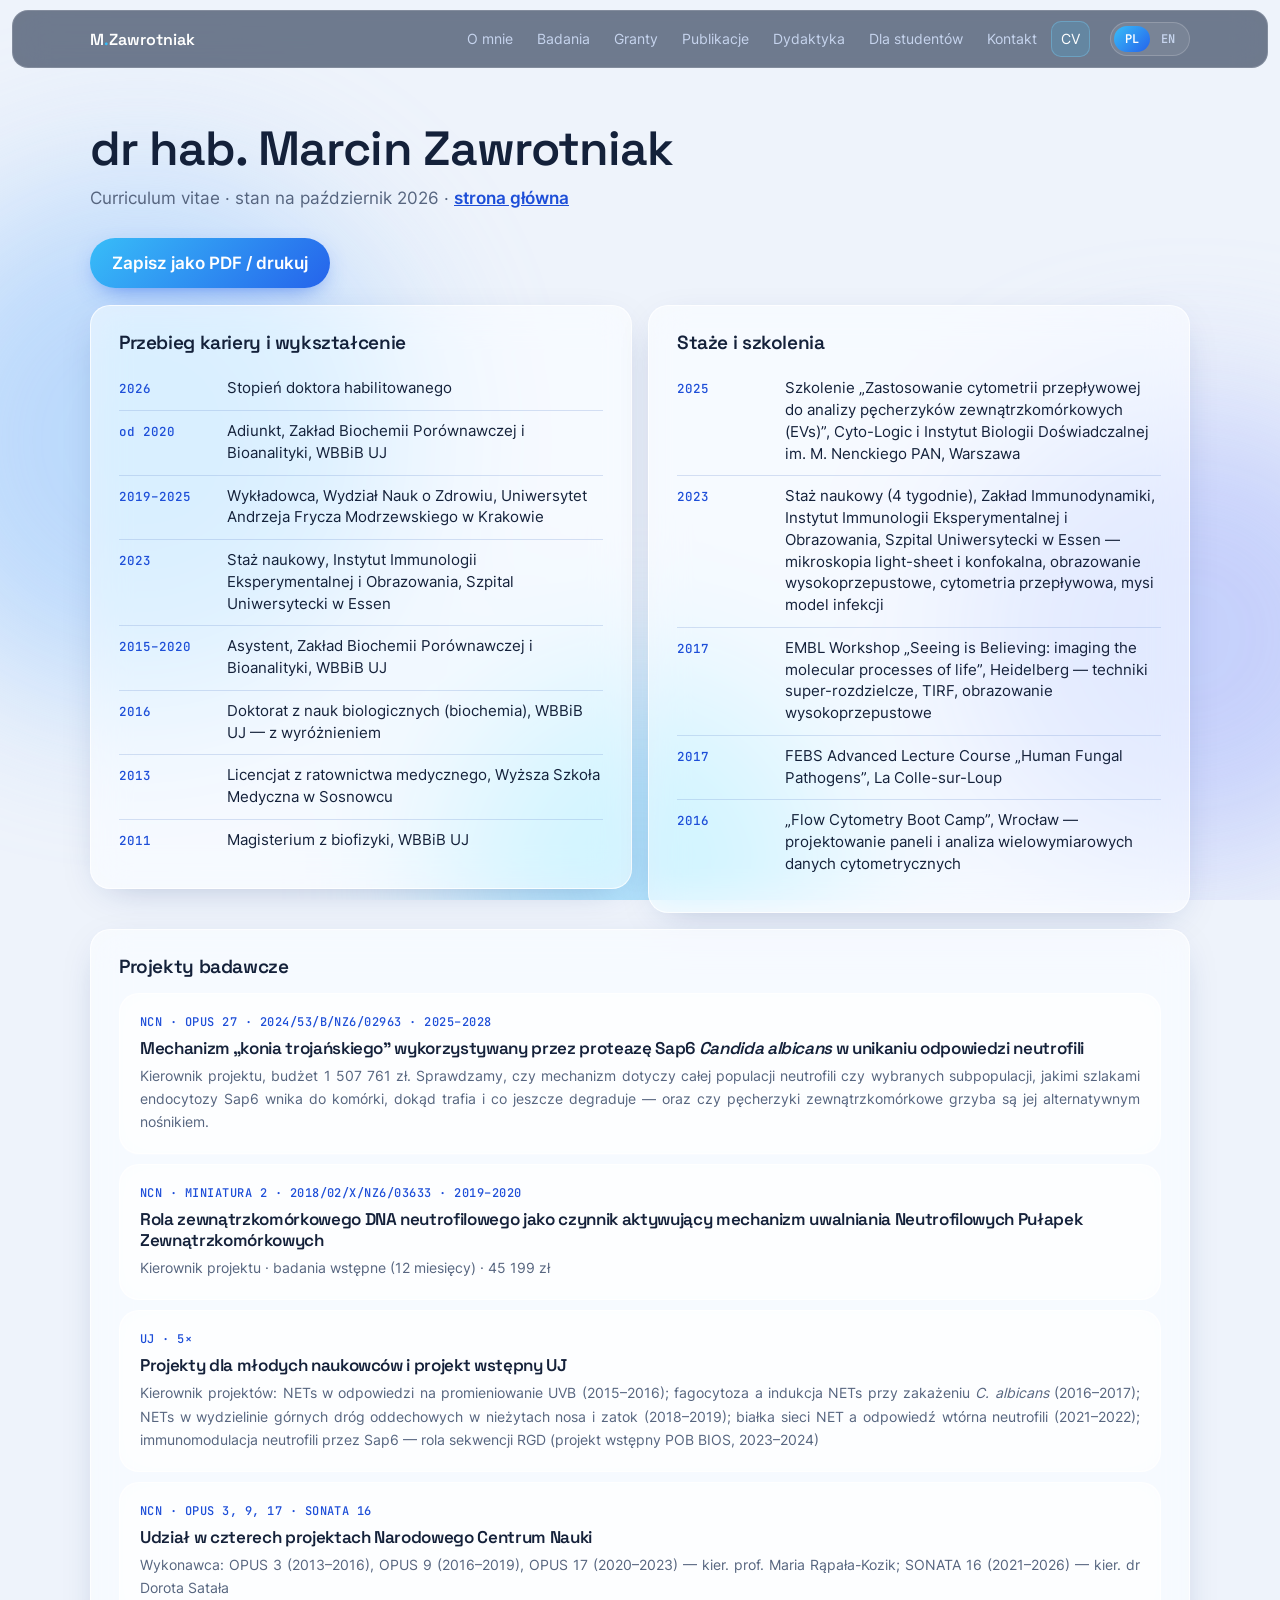
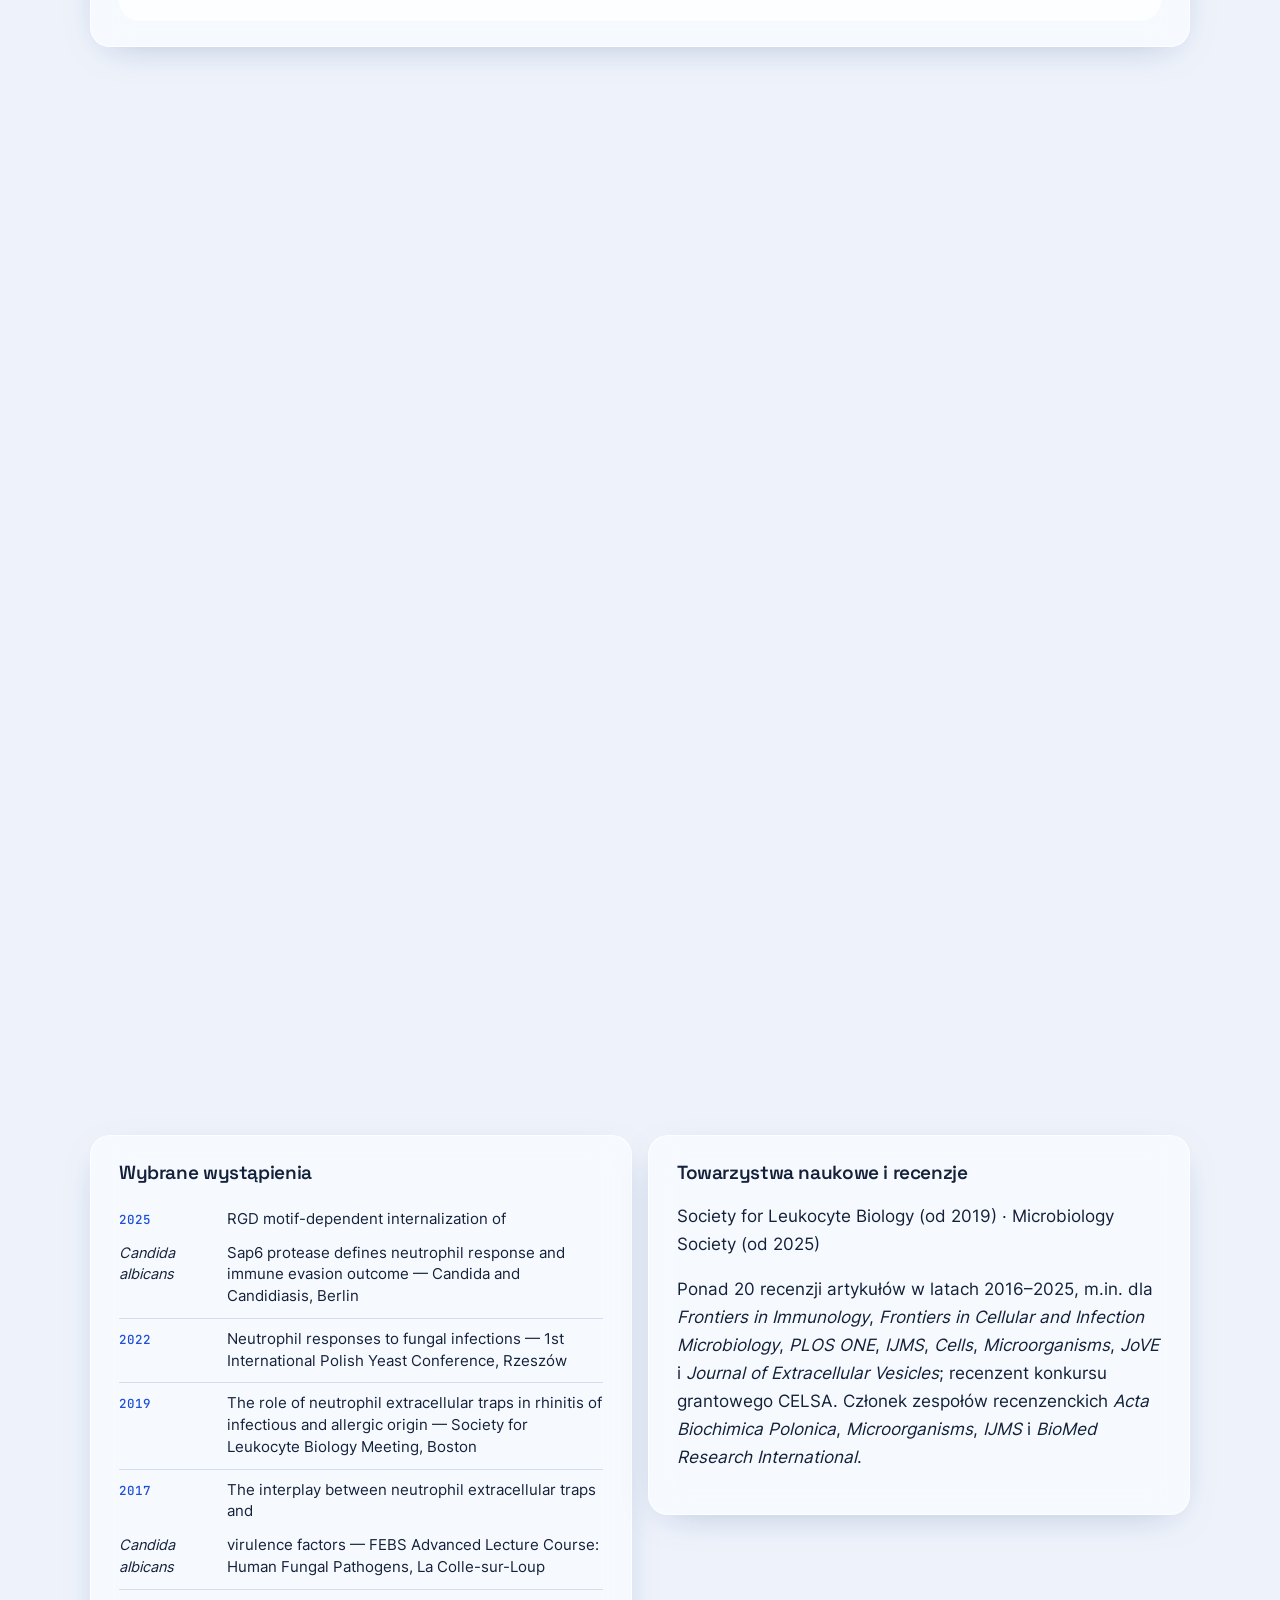
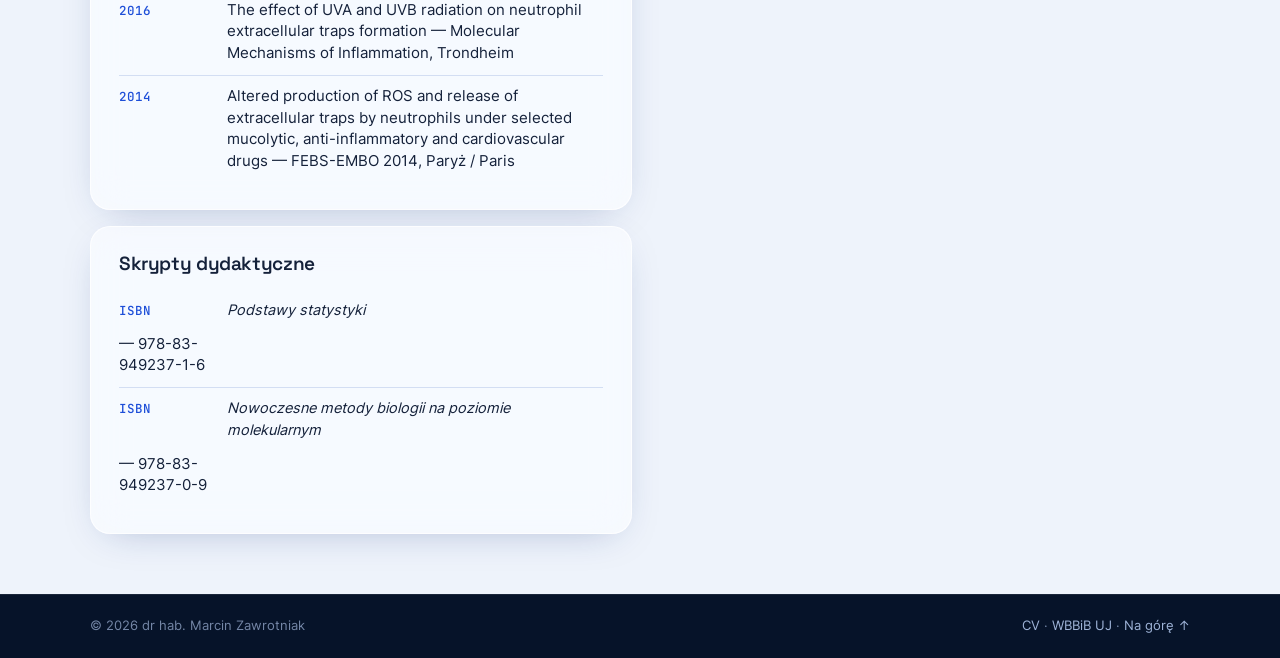
<file: cv.html>
<!DOCTYPE html>
<html lang="pl" data-lang="pl">
<head>
<meta charset="utf-8">
<meta name="viewport" content="width=device-width, initial-scale=1">
<title>CV — dr hab. Marcin Zawrotniak</title>
<meta name="description" content="dr hab. Marcin Zawrotniak — biochemik z Uniwersytetu Jagiellońskiego. Neutrofile, NEToza i Candida albicans: badania, granty, publikacje, dydaktyka i kontakt.">
<meta name="theme-color" content="#061329">
<meta property="og:type" content="profile">
<meta property="og:site_name" content="marcinzawrotniak.pl">
<meta property="og:title" content="Curriculum vitae, dr hab. Marcin Zawrotniak">
<meta property="og:description" content="Biochemik, Uniwersytet Jagielloński. Neutrofile, NEToza, Candida albicans.">
<meta name="twitter:card" content="summary">
<meta name="twitter:title" content="Curriculum vitae, dr hab. Marcin Zawrotniak">
<meta name="twitter:description" content="Biochemik, Uniwersytet Jagielloński. Neutrofile, NEToza, Candida albicans.">
<meta property="og:url" content="https://marcinzawrotniak.pl/cv.html">
<meta property="og:locale" content="pl_PL"><meta property="og:image" content="https://marcinzawrotniak.pl/foto.jpg">
<link rel="canonical" href="https://marcinzawrotniak.pl/cv.html">
<link rel="alternate" hreflang="pl" href="https://marcinzawrotniak.pl/cv.html"><link rel="alternate" hreflang="en" href="https://marcinzawrotniak.pl/en/cv.html"><link rel="alternate" hreflang="x-default" href="https://marcinzawrotniak.pl/cv.html">
<link rel="icon" href="data:image/svg+xml,%3Csvg xmlns='http://www.w3.org/2000/svg' viewBox='0 0 64 64'%3E%3Crect width='64' height='64' rx='16' fill='%23061329'/%3E%3Ctext x='32' y='42' font-family='Arial' font-weight='700' font-size='26' fill='%2338bdf8' text-anchor='middle'%3EMZ%3C/text%3E%3C/svg%3E">
<script type="application/ld+json">{"@context":"https://schema.org","@type":"Person","name":"Marcin Zawrotniak","honorificPrefix":"dr hab.","jobTitle":"Adiunkt","email":"mailto:marcin.zawrotniak@uj.edu.pl","telephone":"+48126646505","url":"https://marcinzawrotniak.pl/","affiliation":{"@type":"CollegeOrUniversity","name":"Uniwersytet Jagielloński","url":"https://www.uj.edu.pl"},"workLocation":{"@type":"Place","address":"ul. Gronostajowa 7, 30-387 Kraków"},"knowsAbout":["Neutrophils","NETosis","Candida albicans","Innate immunity"],"sameAs":["https://scholar.google.com/citations?user=NKkcyf8AAAAJ&hl=pl&oi=ao","https://orcid.org/0000-0003-4795-7937","https://www.scopus.com/authid/detail.uri?authorId=55891539000","https://www.webofscience.com/wos/author/record/1989171"]}</script>
<script>document.documentElement.classList.add('js')</script>
<style>@font-face {
  font-family: 'Inter';
  font-style: normal;
  font-display: swap;
  font-weight: 400;
  src:url(fonts/inter-latin-ext-400-normal.woff2) format('woff2');
  unicode-range: U+0100-02AF,U+0304,U+0308,U+0329,U+1E00-1E9F,U+1EF2-1EFF,U+2020,U+20A0-20AB,U+20AD-20C0,U+2113,U+2C60-2C7F,U+A720-A7FF;
}
@font-face {
  font-family: 'Inter';
  font-style: normal;
  font-display: swap;
  font-weight: 400;
  src:url(fonts/inter-latin-400-normal.woff2) format('woff2');
  unicode-range: U+0000-00FF,U+0131,U+0152-0153,U+02BB-02BC,U+02C6,U+02DA,U+02DC,U+0304,U+0308,U+0329,U+2000-206F,U+2074,U+20AC,U+2122,U+2191,U+2193,U+2212,U+2215,U+FEFF,U+FFFD;
}
@font-face {
  font-family: 'Inter';
  font-style: normal;
  font-display: swap;
  font-weight: 500;
  src:url(fonts/inter-latin-ext-500-normal.woff2) format('woff2');
  unicode-range: U+0100-02AF,U+0304,U+0308,U+0329,U+1E00-1E9F,U+1EF2-1EFF,U+2020,U+20A0-20AB,U+20AD-20C0,U+2113,U+2C60-2C7F,U+A720-A7FF;
}
@font-face {
  font-family: 'Inter';
  font-style: normal;
  font-display: swap;
  font-weight: 500;
  src:url(fonts/inter-latin-500-normal.woff2) format('woff2');
  unicode-range: U+0000-00FF,U+0131,U+0152-0153,U+02BB-02BC,U+02C6,U+02DA,U+02DC,U+0304,U+0308,U+0329,U+2000-206F,U+2074,U+20AC,U+2122,U+2191,U+2193,U+2212,U+2215,U+FEFF,U+FFFD;
}
@font-face {
  font-family: 'Inter';
  font-style: normal;
  font-display: swap;
  font-weight: 600;
  src:url(fonts/inter-latin-ext-600-normal.woff2) format('woff2');
  unicode-range: U+0100-02AF,U+0304,U+0308,U+0329,U+1E00-1E9F,U+1EF2-1EFF,U+2020,U+20A0-20AB,U+20AD-20C0,U+2113,U+2C60-2C7F,U+A720-A7FF;
}
@font-face {
  font-family: 'Inter';
  font-style: normal;
  font-display: swap;
  font-weight: 600;
  src:url(fonts/inter-latin-600-normal.woff2) format('woff2');
  unicode-range: U+0000-00FF,U+0131,U+0152-0153,U+02BB-02BC,U+02C6,U+02DA,U+02DC,U+0304,U+0308,U+0329,U+2000-206F,U+2074,U+20AC,U+2122,U+2191,U+2193,U+2212,U+2215,U+FEFF,U+FFFD;
}
@font-face {
  font-family: 'Space Grotesk';
  font-style: normal;
  font-display: swap;
  font-weight: 500;
  src:url(fonts/space-grotesk-latin-ext-500-normal.woff2) format('woff2');
  unicode-range: U+0100-02AF,U+0304,U+0308,U+0329,U+1E00-1E9F,U+1EF2-1EFF,U+2020,U+20A0-20AB,U+20AD-20C0,U+2113,U+2C60-2C7F,U+A720-A7FF;
}
@font-face {
  font-family: 'Space Grotesk';
  font-style: normal;
  font-display: swap;
  font-weight: 500;
  src:url(fonts/space-grotesk-latin-500-normal.woff2) format('woff2');
  unicode-range: U+0000-00FF,U+0131,U+0152-0153,U+02BB-02BC,U+02C6,U+02DA,U+02DC,U+0304,U+0308,U+0329,U+2000-206F,U+2074,U+20AC,U+2122,U+2191,U+2193,U+2212,U+2215,U+FEFF,U+FFFD;
}
@font-face {
  font-family: 'Space Grotesk';
  font-style: normal;
  font-display: swap;
  font-weight: 600;
  src:url(fonts/space-grotesk-latin-ext-600-normal.woff2) format('woff2');
  unicode-range: U+0100-02AF,U+0304,U+0308,U+0329,U+1E00-1E9F,U+1EF2-1EFF,U+2020,U+20A0-20AB,U+20AD-20C0,U+2113,U+2C60-2C7F,U+A720-A7FF;
}
@font-face {
  font-family: 'Space Grotesk';
  font-style: normal;
  font-display: swap;
  font-weight: 600;
  src:url(fonts/space-grotesk-latin-600-normal.woff2) format('woff2');
  unicode-range: U+0000-00FF,U+0131,U+0152-0153,U+02BB-02BC,U+02C6,U+02DA,U+02DC,U+0304,U+0308,U+0329,U+2000-206F,U+2074,U+20AC,U+2122,U+2191,U+2193,U+2212,U+2215,U+FEFF,U+FFFD;
}
@font-face {
  font-family: 'JetBrains Mono';
  font-style: normal;
  font-display: swap;
  font-weight: 500;
  src:url(fonts/jetbrains-mono-latin-ext-500-normal.woff2) format('woff2');
  unicode-range: U+0100-02AF,U+0304,U+0308,U+0329,U+1E00-1E9F,U+1EF2-1EFF,U+2020,U+20A0-20AB,U+20AD-20CF,U+2113,U+2C60-2C7F,U+A720-A7FF;
}
@font-face {
  font-family: 'JetBrains Mono';
  font-style: normal;
  font-display: swap;
  font-weight: 500;
  src:url(fonts/jetbrains-mono-latin-500-normal.woff2) format('woff2');
  unicode-range: U+0000-00FF,U+0131,U+0152-0153,U+02BB-02BC,U+02C6,U+02DA,U+02DC,U+0304,U+0308,U+0329,U+2000-206F,U+2074,U+20AC,U+2122,U+2191,U+2193,U+2212,U+2215,U+FEFF,U+FFFD;
}
@font-face {
  font-family: 'JetBrains Mono';
  font-style: normal;
  font-display: swap;
  font-weight: 600;
  src:url(fonts/jetbrains-mono-latin-ext-600-normal.woff2) format('woff2');
  unicode-range: U+0100-02AF,U+0304,U+0308,U+0329,U+1E00-1E9F,U+1EF2-1EFF,U+2020,U+20A0-20AB,U+20AD-20CF,U+2113,U+2C60-2C7F,U+A720-A7FF;
}
@font-face {
  font-family: 'JetBrains Mono';
  font-style: normal;
  font-display: swap;
  font-weight: 600;
  src:url(fonts/jetbrains-mono-latin-600-normal.woff2) format('woff2');
  unicode-range: U+0000-00FF,U+0131,U+0152-0153,U+02BB-02BC,U+02C6,U+02DA,U+02DC,U+0304,U+0308,U+0329,U+2000-206F,U+2074,U+20AC,U+2122,U+2191,U+2193,U+2212,U+2215,U+FEFF,U+FFFD;
}
:root{
 --ink:#061329;--ink2:#0c2148;--paper:#eef3fb;--txt:#14213a;--mute:#56657f;
 --blue:#2563eb;--sky:#38bdf8;--indigo:#6366f1;--blue-ink:#1d4ed8;
 --glass:rgba(255,255,255,.55);--glass-b:rgba(255,255,255,.75);--glass-line:rgba(120,150,210,.28);
 --shadow:0 10px 40px -18px rgba(20,50,120,.35);--r:20px}
*{box-sizing:border-box}html{scroll-behavior:smooth;scroll-padding-top:76px}
body{margin:0;background:var(--paper);color:var(--txt);font:17px/1.65 "Inter",system-ui,sans-serif;-webkit-font-smoothing:antialiased;overflow-x:hidden}
a{color:var(--blue-ink)}h1,h2,h3,h4{font-family:"Space Grotesk","Inter",sans-serif;letter-spacing:-.02em;line-height:1.2;margin:0}
.wrap{max-width:1140px;margin:0 auto;padding:0 20px;position:relative}
mark.todo{background:#ffe066;color:#3a2e00;padding:0 .3em;border-radius:4px;font:600 .72em/1.5 "JetBrains Mono",monospace}

/* tło: rozmyte plamy światła pod szkłem */
.bg{position:fixed;inset:0;z-index:-1;pointer-events:none;overflow:hidden}
.bg i{position:absolute;border-radius:50%;filter:blur(80px);opacity:.55}
.bg i:nth-child(1){width:520px;height:520px;background:#93c5fd;left:-120px;top:20%}
.bg i:nth-child(2){width:460px;height:460px;background:#a5b4fc;right:-140px;top:45%}
.bg i:nth-child(3){width:380px;height:380px;background:#7dd3fc;left:35%;bottom:-160px}

.glass{background:var(--glass);border:1px solid var(--glass-b);border-radius:var(--r);box-shadow:var(--shadow);
 backdrop-filter:blur(18px) saturate(160%);-webkit-backdrop-filter:blur(18px) saturate(160%)}

/* nawigacja */
.top{position:fixed;left:12px;right:12px;top:10px;z-index:20;border-radius:16px;
 background:rgba(8,22,50,.55);border:1px solid rgba(255,255,255,.14);backdrop-filter:blur(16px) saturate(170%);-webkit-backdrop-filter:blur(16px) saturate(170%);transition:background .3s}
.top.solid{background:rgba(8,22,50,.78)}
.top .wrap{display:flex;align-items:center;gap:20px;height:56px}
.brand{color:#fff;text-decoration:none;font:600 16px "Space Grotesk",sans-serif;white-space:nowrap}.brand span{color:var(--sky)}
.top nav{display:flex;gap:4px;margin-left:auto}
.top nav a{color:#c6d4ee;text-decoration:none;font-size:14px;white-space:nowrap;padding:6px 10px;border-radius:10px}
.top nav a:hover{color:#fff;background:rgba(255,255,255,.08)}
.jezyk{display:flex;background:rgba(255,255,255,.08);border:1px solid rgba(255,255,255,.18);border-radius:99px;padding:3px;flex:none}
.jezyk a{text-decoration:none;color:#c6d4ee;font:600 12px "JetBrains Mono",monospace;padding:5px 11px;border-radius:99px;cursor:pointer}
.jezyk a[aria-current="true"]{background:linear-gradient(135deg,var(--sky),var(--blue));color:#fff}

/* hero */
.hero{position:relative;background:radial-gradient(900px 520px at 78% 30%,#1e3a8a 0,transparent 60%),radial-gradient(700px 500px at 10% 90%,#312e81 0,transparent 60%),var(--ink);color:#fff;overflow:hidden;padding:150px 0 110px}
.siec{position:absolute;inset:0;width:100%;height:100%;opacity:.6}
.s-lin path{fill:none;stroke:var(--sky);stroke-width:.8;opacity:.4}.s-kr circle{fill:#7dd3fc}.s-kom circle{fill:rgba(99,102,241,.08);stroke:var(--indigo);stroke-width:1.2;opacity:.7}
.hero .wrap{display:grid;grid-template-columns:1fr auto;gap:48px;align-items:center}
.eyebrow{display:inline-flex;gap:8px;align-items:center;font:500 12.5px "JetBrains Mono",monospace;color:#bfe3ff;letter-spacing:.08em;text-transform:uppercase;margin-bottom:22px;
 padding:7px 14px;border-radius:99px;background:rgba(255,255,255,.07);border:1px solid rgba(255,255,255,.16);backdrop-filter:blur(10px);-webkit-backdrop-filter:blur(10px)}
.eyebrow::before{content:"";width:7px;height:7px;border-radius:50%;background:var(--sky);box-shadow:0 0 10px var(--sky)}
.hero h1{font-size:clamp(42px,7vw,80px);font-weight:600}
.hero h1 small{display:block;font-size:.3em;font-weight:500;color:#9fb4d8;letter-spacing:.02em;margin-bottom:8px}
.hero h1 .grad{background:linear-gradient(100deg,#fff 20%,#7dd3fc 60%,#a5b4fc);-webkit-background-clip:text;background-clip:text;color:transparent}
.motto{font-size:clamp(18px,2.1vw,22px);color:#d6e2f5;max-width:640px;margin:24px 0 26px;line-height:1.55}
.hero-card{display:inline-block;padding:14px 18px;border-radius:16px;background:rgba(255,255,255,.07);border:1px solid rgba(255,255,255,.14);color:#b9c8e3;font-size:14px;line-height:1.55;
 backdrop-filter:blur(12px);-webkit-backdrop-filter:blur(12px)}
.cta{display:flex;gap:12px;flex-wrap:wrap;margin-top:28px}
.btn{display:inline-block;padding:11px 22px;border-radius:99px;background:linear-gradient(135deg,var(--sky),var(--blue));color:#fff;text-decoration:none;font-weight:600;font-size:15px;box-shadow:0 8px 24px -10px rgba(37,99,235,.8)}
.btn.ghost{background:rgba(255,255,255,.4);color:var(--blue-ink);border:1px solid rgba(37,99,235,.35);box-shadow:none}
.hero .btn.ghost{background:rgba(255,255,255,.08);color:#fff;border-color:rgba(255,255,255,.3);backdrop-filter:blur(8px)}
.foto{width:250px;aspect-ratio:1;border-radius:50%;padding:5px;background:conic-gradient(from 210deg,var(--sky),var(--indigo),var(--blue),var(--sky));box-shadow:0 0 80px -10px rgba(56,189,248,.6)}
.foto div{width:100%;height:100%;border-radius:50%;background:radial-gradient(circle at 30% 25%,#1e3a8a,var(--ink));display:grid;place-items:center;font:600 68px "Space Grotesk",system-ui,sans-serif;color:#fff}
.hero::after{content:"";position:absolute;left:0;right:0;bottom:-1px;height:70px;background:linear-gradient(to bottom,transparent,var(--paper))}

/* sekcje */
.sec{padding:88px 0}
.sec-head{display:flex;align-items:baseline;gap:14px;margin-bottom:30px}
.num{font:600 13px "JetBrains Mono",monospace;color:var(--blue);background:rgba(37,99,235,.1);padding:3px 8px;border-radius:8px}
.sec-head h2{font-size:clamp(30px,4vw,44px)}
.panel{padding:26px 28px}.panel h3{font-size:20px;margin-bottom:14px;display:flex;align-items:center;gap:10px}
.przypis{font-size:13px;color:var(--mute);margin:10px 0 0}
.ic{display:grid;place-items:center;width:50px;height:50px;border-radius:14px;flex:none;color:#fff;
 background:linear-gradient(135deg,var(--sky),var(--blue) 55%,var(--indigo));box-shadow:0 8px 20px -10px rgba(37,99,235,.9)}
.ic svg{width:28px;height:28px}.ic-s{display:inline-grid;color:var(--blue)}.ic-s svg{width:22px;height:22px}

.omnie{display:grid;grid-template-columns:1.25fr 1fr;gap:34px;align-items:start}
.omnie-txt>p{margin:0 0 16px}
.staze{margin-top:22px}.staze .kariera{columns:2;column-gap:36px}.staze .kariera li{break-inside:avoid}
.isbn-l{margin-top:6px}.isbn-l li{grid-template-columns:44px 1fr}.isbn{font:500 12px "JetBrains Mono",monospace;color:var(--mute);white-space:nowrap}
@media(max-width:820px){.staze .kariera{columns:1}}
/* justowanie tekstu ciągłego */
.omnie-txt>p,.habil p,.etap p,.card p,.grant-main p,.grant p,.mini p,.kurs p,.stud p,.wsp-tem{text-align:justify;-webkit-hyphens:auto;hyphens:auto;hyphenate-limit-chars:6 3 3}
.wsp{display:flex;align-items:center;gap:10px;flex-wrap:wrap;margin:6px 0 24px}
.lbl{font:600 12px "JetBrains Mono",monospace;text-transform:uppercase;letter-spacing:.08em;color:var(--mute)}
.chips{display:flex;gap:6px;flex-wrap:wrap}
html[data-lang="pl"] .chips.l-pl,html[data-lang="en"] .chips.l-en{display:flex}
.chip-s{font-size:13px;font-weight:500;padding:4px 11px;border-radius:99px;background:rgba(255,255,255,.6);border:1px solid var(--glass-line)}
.stats{display:grid;grid-template-columns:repeat(4,1fr);gap:12px}
.stat{padding:16px;font-size:12.5px;color:var(--mute);line-height:1.35}
.stat b{display:block;font:600 30px "Space Grotesk",system-ui,sans-serif;line-height:1.1;margin-bottom:4px;background:linear-gradient(120deg,var(--blue),var(--indigo));-webkit-background-clip:text;background-clip:text;color:transparent}
.kariera,.tl,.plain{list-style:none;margin:0;padding:0}
.kariera li{display:grid;grid-template-columns:86px 1fr;gap:12px;padding:10px 0;border-top:1px solid var(--glass-line);font-size:14.5px;line-height:1.5}
.kariera li:first-child{border-top:0}
.when{font:500 12.5px "JetBrains Mono",monospace;color:var(--blue-ink);padding-top:2px}

.habil{padding:26px 30px;margin-bottom:26px;position:relative;overflow:hidden}
.habil::before{content:"";position:absolute;left:0;top:0;bottom:0;width:5px;background:linear-gradient(var(--sky),var(--indigo))}
.kicker{font:600 12px "JetBrains Mono",monospace;text-transform:uppercase;letter-spacing:.08em;color:var(--blue)}
.habil h3{font-size:clamp(19px,2.3vw,24px);margin:8px 0 8px;max-width:900px}.habil p{margin:0;color:var(--mute)}
.os-bar{display:flex;justify-content:space-between;font:500 12px "JetBrains Mono",monospace;color:var(--mute);text-transform:uppercase;letter-spacing:.06em;
 padding-bottom:12px;margin-bottom:14px;position:relative}
.os-bar::after{content:"";position:absolute;left:0;right:0;bottom:0;height:4px;border-radius:4px;background:linear-gradient(90deg,var(--sky),var(--blue),var(--indigo),#1e1b4b)}
.os-bar span:last-child::after{content:" →"}
.etapy{display:grid;grid-template-columns:repeat(5,1fr);gap:14px}
.etap{padding:20px}.etap-top{display:flex;justify-content:space-between;align-items:flex-start;margin-bottom:14px}
.htag{font:600 11px "JetBrains Mono",monospace;color:var(--blue-ink);background:rgba(37,99,235,.1);padding:3px 8px;border-radius:7px}
.etap h3{font-size:18px;margin-bottom:8px}.etap p{margin:0;font-size:14.5px;color:#34435e;line-height:1.55}
.sub{font-size:20px;margin:42px 0 16px}
.cards{display:grid;grid-template-columns:repeat(3,1fr);gap:14px}
.card{padding:20px;display:flex;gap:16px;align-items:flex-start}.card h3{font-size:17px;margin-bottom:6px}.card p{margin:0;font-size:14.5px;color:#34435e}

.grant-main{position:relative;overflow:hidden;border-radius:24px;padding:34px 36px;color:#e3ecfa;margin-bottom:16px;
 background:linear-gradient(135deg,#0b1f4d,#132f6e 55%,#2a2a7a);box-shadow:0 24px 50px -24px rgba(12,33,90,.8)}
.gm-glow{position:absolute;right:-80px;top:-80px;width:320px;height:320px;border-radius:50%;background:radial-gradient(circle,rgba(56,189,248,.45),transparent 65%)}
.grant-main .gmeta{color:#7dd3fc}.grant-main h3{font-size:clamp(21px,2.8vw,30px);max-width:820px;margin:10px 0 12px;color:#fff;position:relative}
.grant-main p{margin:0;max-width:820px;color:#b6c6e3;position:relative}
.gmeta{font:500 12px "JetBrains Mono",monospace;letter-spacing:.04em;color:var(--blue-ink);position:relative}
.grants{display:grid;grid-template-columns:repeat(3,1fr);gap:14px;margin-bottom:14px}
.grant{padding:20px}.grant h4{font-size:17px;margin:8px 0 6px}.grant p{margin:0;font-size:14px;color:var(--mute)}
.duo{display:grid;grid-template-columns:1fr 1fr;gap:14px;margin-top:14px}
.mini{padding:20px 22px;display:flex;gap:16px;align-items:flex-start}.mini h4{font-size:17px;margin-bottom:6px}.mini p{margin:0;font-size:14.5px;color:#34435e}
.mini .ic{width:44px;height:44px}.mini .ic svg{width:24px;height:24px}
.plain li{display:grid;grid-template-columns:52px 1fr;gap:8px;font-size:14.5px;color:#34435e;padding:2px 0}

.profiles{display:flex;flex-wrap:wrap;gap:8px;margin-bottom:18px}
.chip{border-radius:99px;padding:8px 16px;font-size:14px;font-weight:600;text-decoration:none;color:var(--txt)}.chip span{color:var(--blue)}
.chip:hover{border-color:var(--blue)}
.pub-grid{display:grid;grid-template-columns:1.6fr 1fr;gap:16px;align-items:start}
.pubs{list-style:none;margin:0;padding:0}
.pubs li{display:grid;grid-template-columns:48px 1fr;gap:12px;padding:13px 0;border-top:1px solid var(--glass-line)}
.pubs li:first-child{border-top:0}
.yr{font:600 13px "JetBrains Mono",monospace;color:var(--blue);padding-top:2px}
.pt{font-weight:600;color:var(--txt);text-decoration:none;font-size:15.5px;line-height:1.45}.pt:hover{color:var(--blue-ink)}
.pt2{font-weight:500;font-size:14.5px;line-height:1.45}
.au{font-size:13px;color:var(--mute);margin-top:3px}.jr{font-size:13px;font-style:italic;color:var(--mute)}
.hb{font:600 10.5px "JetBrains Mono",monospace;font-style:normal;color:#fff;background:linear-gradient(135deg,var(--blue),var(--indigo));padding:2px 7px;border-radius:6px;margin-left:6px;vertical-align:1px}

.kursy{display:grid;grid-template-columns:repeat(4,1fr);gap:14px}
.kurs{padding:22px}.kurs .ic{margin-bottom:14px}
.kod{font:600 11.5px "JetBrains Mono",monospace;color:var(--blue);margin-bottom:6px}.kurs h3{font-size:17px;margin-bottom:6px}.kurs p{margin:0;font-size:14px;color:#34435e}
.stud{display:grid;grid-template-columns:1.3fr 1fr;gap:16px}.stud p{margin:0 0 12px}
.big{font:600 19px "Space Grotesk",system-ui,sans-serif;margin-bottom:2px!important}.big2{color:var(--mute)}
.org{display:grid;grid-template-columns:1fr 1fr;gap:16px}
.tl li{display:grid;grid-template-columns:70px 1fr;gap:12px;padding:10px 0 10px 18px;position:relative;font-size:14.5px;line-height:1.5}
.tl li::before{content:"";position:absolute;left:0;top:17px;width:8px;height:8px;border-radius:50%;background:linear-gradient(135deg,var(--sky),var(--blue));box-shadow:0 0 0 4px rgba(37,99,235,.12)}
.tl1 li{display:block}.when.inl{margin-left:6px;white-space:nowrap}
.tl li+li{border-top:1px solid var(--glass-line)}

.sec.dark{position:relative;overflow:hidden;background:radial-gradient(800px 400px at 85% 0,#1e3a8a 0,transparent 65%),var(--ink);color:#d6e2f5;padding:96px 0 80px}
.sec.dark .siec{opacity:.35}.sec.dark .sec-head h2{color:#fff}.sec.dark .num{background:rgba(125,211,252,.12);color:#7dd3fc}
.glass-d{background:rgba(255,255,255,.06);border:1px solid rgba(255,255,255,.14);border-radius:24px;padding:32px 34px;
 backdrop-filter:blur(18px) saturate(150%);-webkit-backdrop-filter:blur(18px) saturate(150%)}
.mail{display:inline-block;font:600 clamp(22px,4vw,42px) "Space Grotesk",system-ui,sans-serif;text-decoration:none;margin-bottom:24px;word-break:break-all;
 background:linear-gradient(100deg,#fff,#7dd3fc 70%);-webkit-background-clip:text;background-clip:text;color:transparent}
.k-grid{display:grid;grid-template-columns:1.4fr 1fr;gap:24px}.k-grid>div{display:flex;gap:12px}.k-grid p{margin:0;color:#b6c6e3;font-size:15px}
.k-grid .ic-s{color:#7dd3fc}.k-grid a{color:#7dd3fc}
footer{background:var(--ink);color:#7486a6;font-size:13px;border-top:1px solid rgba(255,255,255,.08)}
footer .wrap{display:flex;justify-content:space-between;gap:12px;flex-wrap:wrap;padding-top:20px;padding-bottom:22px}footer a{color:#9fb4d8;text-decoration:none}

@supports not ((backdrop-filter:blur(1px)) or (-webkit-backdrop-filter:blur(1px))){.glass{background:rgba(255,255,255,.9)}}
@media(max-width:1020px){.top nav{display:none}.jezyk{margin-left:auto}.etapy,.kursy{grid-template-columns:1fr 1fr}.cards,.grants{grid-template-columns:1fr}}
@media(max-width:820px){.hero{padding:112px 0 80px}.hero .wrap{grid-template-columns:1fr;gap:26px}.foto{width:112px;order:-1}.foto div{font-size:34px}
.omnie,.stud,.org,.duo,.pub-grid,.k-grid{grid-template-columns:1fr}.stats{grid-template-columns:1fr 1fr}.sec{padding:60px 0}
.panel{padding:20px}.grant-main{padding:26px 22px}.glass-d{padding:24px 20px}}
@media(max-width:520px){.wrap{padding:0 16px}.etapy,.kursy{grid-template-columns:1fr}.top{left:8px;right:8px}.kariera li{grid-template-columns:1fr;gap:0}
.pubs li{grid-template-columns:1fr;gap:2px}.tl li{grid-template-columns:1fr;gap:0}}
@media(prefers-reduced-motion:reduce){html{scroll-behavior:auto}}

/* ---------- interaktywność ---------- */
.prog{position:absolute;left:14px;right:14px;bottom:0;height:2px;border-radius:2px;overflow:hidden}
.prog i{display:block;height:100%;width:100%;transform-origin:0 50%;transform:scaleX(0);background:linear-gradient(90deg,var(--sky),var(--indigo))}
.top nav a.active{color:#fff;background:rgba(56,189,248,.18);box-shadow:inset 0 0 0 1px rgba(125,211,252,.35)}
.burger{display:none;width:40px;height:36px;border:1px solid rgba(255,255,255,.2);background:rgba(255,255,255,.06);border-radius:10px;cursor:pointer;flex:none;
 flex-direction:column;justify-content:center;align-items:center;gap:4px}
.burger i{display:block;width:16px;height:2px;background:#fff;border-radius:2px;transition:transform .25s,opacity .25s}
.top.open .burger i:nth-child(1){transform:translateY(6px) rotate(45deg)}.top.open .burger i:nth-child(2){opacity:0}.top.open .burger i:nth-child(3){transform:translateY(-6px) rotate(-45deg)}

.quick{display:flex;flex-wrap:wrap;align-items:center;gap:8px;margin-top:30px;font-size:14px}
.quick span{color:#8ea3c7;margin-right:4px}
.quick a{color:#dbe7fb;text-decoration:none;padding:6px 13px;border-radius:99px;background:rgba(255,255,255,.06);border:1px solid rgba(255,255,255,.14);
 backdrop-filter:blur(8px);-webkit-backdrop-filter:blur(8px);transition:background .2s,border-color .2s,transform .2s}
.quick a:hover{background:rgba(56,189,248,.18);border-color:rgba(125,211,252,.5);transform:translateY(-2px)}
.quick em{font-style:normal;font:600 11px "JetBrains Mono",monospace;background:rgba(125,211,252,.2);color:#bfe3ff;padding:1px 6px;border-radius:6px;margin-left:3px}

/* animowana sieć w nagłówku */
.hero .siec{will-change:transform}


@keyframes blink{0%,100%{opacity:.35}50%{opacity:1}}
@keyframes float{0%,100%{transform:translate(0,0) scale(1)}50%{transform:translate(14px,-18px) scale(1.12)}}
@keyframes drift{to{transform:translate(-18px,10px)}}
@keyframes spin{to{transform:rotate(360deg)}}

/* wejście nagłówka */
.js .hero .eyebrow,.js .hero h1,.js .hero .motto,.js .hero .hero-card,.js .hero .cta,.js .hero .quick,.js .hero .foto-wrap{opacity:0;transform:translateY(18px);animation:up .8s cubic-bezier(.2,.7,.2,1) forwards}
.js .hero h1{animation-delay:.08s}.js .hero .motto{animation-delay:.18s}.js .hero .hero-card{animation-delay:.28s}.js .hero .cta{animation-delay:.36s}.js .hero .quick{animation-delay:.46s}
@keyframes up{to{opacity:1;transform:none}}

/* pojawianie się przy przewijaniu */
.js .rv{opacity:0;transform:translateY(26px);transition:opacity .7s cubic-bezier(.2,.7,.2,1),transform .7s cubic-bezier(.2,.7,.2,1);transition-delay:var(--d,0s)}
.js .rv.in{opacity:1;transform:none}
.js .os-bar::after{transform:scaleX(0);transform-origin:0 50%;transition:transform 1.4s cubic-bezier(.2,.7,.2,1) .2s}
.js .os.in .os-bar::after{transform:scaleX(1)}

/* reflektor na szkle */
.glass{position:relative}
.glass::after{content:"";position:absolute;inset:0;border-radius:inherit;pointer-events:none;opacity:0;transition:opacity .3s;
 background:radial-gradient(420px circle at var(--mx,50%) var(--my,50%),rgba(255,255,255,.55),rgba(147,197,253,.12) 40%,transparent 65%)}
.glass:hover::after{opacity:1}
.etap,.card,.kurs,.grant,.stat,.wsp-i{transition:transform .35s cubic-bezier(.2,.7,.2,1),box-shadow .35s}
.etap:hover,.card:hover,.kurs:hover,.grant:hover,.stat:hover,.wsp-i:hover{transform:translateY(-4px);box-shadow:0 22px 44px -22px rgba(20,50,120,.5)}
.js .rv.in:hover{transform:translateY(-4px)}
.kariera li,.tl li{transition:background .2s}.kariera li:hover{background:rgba(37,99,235,.05)}

/* warsztat i współpraca */
.duo2{display:grid;grid-template-columns:1fr 1.1fr;gap:28px}
.metody{display:flex;flex-wrap:wrap;gap:8px}
.m-chip{font-size:14px;padding:7px 14px;border-radius:99px;background:rgba(255,255,255,.6);border:1px solid var(--glass-b);box-shadow:0 4px 14px -10px rgba(20,50,120,.4);
 backdrop-filter:blur(10px);-webkit-backdrop-filter:blur(10px);transition:transform .2s,background .2s}
.m-chip:hover{transform:translateY(-2px);background:#fff}
.wsp-list{display:grid;gap:10px}
.wsp-i{display:grid;grid-template-columns:96px 1fr;gap:14px;padding:14px 18px;align-items:center}
.wsp-city b{display:block;font:600 16px "Space Grotesk",system-ui,sans-serif}.wsp-city span{font:600 11px "JetBrains Mono",monospace;color:var(--blue)}
.wsp-inst{font-size:14px;font-weight:600;line-height:1.4}.wsp-tem{font-size:13.5px;color:var(--mute)}

/* publikacje */
.pub-top{padding:20px 22px;margin-bottom:16px;display:grid;gap:14px}
.pub-search{display:flex;align-items:center;gap:10px;background:rgba(255,255,255,.75);border:1px solid var(--glass-line);border-radius:14px;padding:0 14px;color:var(--mute);transition:box-shadow .2s,border-color .2s}
.pub-search:focus-within{border-color:var(--blue);box-shadow:0 0 0 4px rgba(37,99,235,.14)}
.pub-search input{flex:1;border:0;background:none;font:inherit;font-size:16px;padding:12px 0;color:var(--txt);outline:none;min-width:0}
kbd{font:600 11px "JetBrains Mono",monospace;border:1px solid var(--glass-line);border-radius:6px;padding:2px 7px;background:#fff}
.filters{display:flex;flex-wrap:wrap;gap:8px}
.f-btn,.t-btn{font:500 14px "Inter",sans-serif;padding:7px 14px;border-radius:99px;border:1px solid var(--glass-line);background:rgba(255,255,255,.6);color:var(--txt);cursor:pointer;transition:all .2s}
.f-btn em{font-style:normal;font:600 11px "JetBrains Mono",monospace;color:var(--blue);margin-left:4px}
.f-btn:hover,.t-btn:hover{border-color:var(--blue)}
.f-btn.on,.t-btn.on{background:linear-gradient(135deg,var(--sky),var(--blue));color:#fff;border-color:transparent;box-shadow:0 6px 18px -8px rgba(37,99,235,.8)}
.f-btn.on em{color:#dbeafe}
.t-btn{font-size:13px;padding:5px 12px}
.hist-l{display:block;font:600 11px "JetBrains Mono",monospace;text-transform:uppercase;letter-spacing:.06em;color:var(--mute);margin-bottom:8px}
.bars{display:flex;align-items:flex-end;gap:4px;height:74px}
.bar{flex:1;height:100%;display:flex;flex-direction:column;justify-content:flex-end;align-items:center;gap:4px;border:0;background:none;padding:0;cursor:pointer;min-width:0}
.bar i{display:block;width:100%;max-width:26px;height:calc(var(--h) * 52px);min-height:3px;border-radius:6px 6px 3px 3px;background:linear-gradient(var(--sky),var(--blue));opacity:.8;transition:opacity .2s,transform .2s;transform-origin:bottom}
.js .hist .bar i{transform:scaleY(0);transition:transform .9s cubic-bezier(.2,.7,.2,1),opacity .2s}
.js .hist.in .bar i{transform:scaleY(1)}
.bar span{font:500 10px "JetBrains Mono",monospace;color:var(--mute)}
.bar:hover i{opacity:1}.bar.on i{background:linear-gradient(var(--indigo),#312e81);opacity:1}.bar.on span{color:var(--indigo);font-weight:700}
.pub-head{display:flex;justify-content:space-between;align-items:baseline}.cnt{font:500 12.5px "JetBrains Mono",monospace;color:var(--mute)}
.pubs li[hidden]{display:none}
.pubs li.new{animation:up .45s cubic-bezier(.2,.7,.2,1) both}
.tb{font:600 10.5px "JetBrains Mono",monospace;font-style:normal;color:var(--blue-ink);background:rgba(37,99,235,.1);padding:2px 7px;border-radius:6px;margin-left:6px}
.doi{font:600 10.5px "JetBrains Mono",monospace;border:1px solid var(--glass-line);background:rgba(255,255,255,.6);color:var(--mute);border-radius:6px;padding:1px 7px;margin-left:6px;cursor:pointer;opacity:0;transition:opacity .2s}
.pubs li:hover .doi,.doi:focus{opacity:1}
mark.hl{background:rgba(56,189,248,.28);color:inherit;border-radius:3px;padding:0 1px}
.more[hidden]{display:none}.more{margin-top:14px;border:0;cursor:pointer;font:inherit;font-weight:600}
.empty{color:var(--mute);font-style:italic}
.sticky{position:sticky;top:84px}

.mail-row{display:flex;align-items:center;gap:14px;flex-wrap:wrap;margin-bottom:24px}.mail-row .mail{margin-bottom:0}
.copy-btn{font:600 13px "Inter",sans-serif;color:#dbe7fb;background:rgba(255,255,255,.08);border:1px solid rgba(255,255,255,.2);border-radius:99px;padding:8px 16px;cursor:pointer;transition:background .2s}
.copy-btn:hover{background:rgba(56,189,248,.2)}
.to-top{position:fixed;right:18px;bottom:18px;z-index:15;width:46px;height:46px;border-radius:50%;display:grid;place-items:center;text-decoration:none;font-size:20px;color:#fff;
 background:linear-gradient(135deg,var(--sky),var(--blue));box-shadow:0 10px 24px -8px rgba(37,99,235,.8);opacity:0;transform:translateY(16px) scale(.9);pointer-events:none;transition:all .3s}
.to-top.show{opacity:1;transform:none;pointer-events:auto}
.toast{position:fixed;left:50%;bottom:26px;z-index:30;transform:translate(-50%,20px);opacity:0;pointer-events:none;transition:all .3s;
 background:rgba(8,22,50,.85);color:#fff;font-size:14px;padding:10px 18px;border-radius:12px;backdrop-filter:blur(12px);-webkit-backdrop-filter:blur(12px)}
.toast.show{opacity:1;transform:translate(-50%,0)}

@media(max-width:1020px){
 .burger{display:flex}.jezyk{margin-left:auto}
 .top{border-radius:16px}.top.open nav{display:flex;position:absolute;left:0;right:0;top:62px;flex-direction:column;gap:2px;padding:10px;border-radius:16px;
  background:rgba(8,22,50,.92);border:1px solid rgba(255,255,255,.14);backdrop-filter:blur(18px);-webkit-backdrop-filter:blur(18px)}
 .top.open nav a{padding:11px 14px;font-size:16px}
 .duo2{grid-template-columns:1fr}.sticky{position:static}}
@media(max-width:520px){.wsp-i{grid-template-columns:1fr;gap:4px}.quick span{width:100%}.bars{gap:2px}.bar span{font-size:8px}}
@media(prefers-reduced-motion:reduce){*,*::before,*::after{animation:none!important;transition:none!important}.js .rv,.js .hero *{opacity:1!important;transform:none!important}
 .js .os-bar::after,.js .hist .bar i{transform:none!important}}

/* ---------- wersja 2 ---------- */
.hero-card a{color:inherit;text-decoration:underline;text-decoration-color:rgba(125,211,252,.5);text-underline-offset:3px}
.foto img{width:100%;height:100%;border-radius:50%;object-fit:cover;display:block}
.news{margin-bottom:34px}.news .sub{margin-top:0}
.news ul{list-style:none;margin:0;padding:0;display:grid;grid-template-columns:repeat(3,1fr);gap:12px}
.news li{padding:14px 16px;font-size:14.5px;line-height:1.5;color:#34435e}.news .when{display:block;margin-bottom:4px}
.oa{font:600 10.5px "JetBrains Mono",monospace;font-style:normal;color:#0f766e;background:rgba(20,184,166,.12);padding:2px 7px;border-radius:6px;margin-left:4px}
.dalej{margin:18px 0 0;font-size:15px;color:var(--mute)}.dalej a{font-weight:600;text-decoration:none}
.cv-sec{padding:120px 0 60px}.cv-sec h1{font-size:clamp(32px,4.5vw,48px);margin-bottom:6px}
.cv-lead{color:var(--mute);margin:0 0 26px}.cv-lead a{font-weight:600}
.cv-grid{display:grid;grid-template-columns:1fr 1fr;gap:16px;align-items:start}.cv-grid .full{grid-column:1/-1}
.cv-grid .panel h3{font-size:19px}.cv-grid .kariera li{grid-template-columns:96px 1fr}
.cv-grid .grant{box-shadow:none;margin-top:10px}
.print-btn{border:0;cursor:pointer;font:inherit;font-weight:600}
.jezyk a{display:inline-block}
@media(max-width:1020px){.news ul{grid-template-columns:1fr 1fr}}
@media(max-width:820px){.cv-grid{grid-template-columns:1fr}}
@media(max-width:520px){.news ul{grid-template-columns:1fr}}

/* ---------- druk / PDF ---------- */
@media print{
 @page{margin:14mm}
 body{background:#fff;color:#000;font-size:11pt}
 .top,.bg,.to-top,.toast,.siec,.prog,.cta,.quick,.pub-top,#more,.doi,.copy-btn,.print-btn,.hist,footer,.foto,.gm-glow{display:none!important}
 .js .rv,.js .hero *{opacity:1!important;transform:none!important;animation:none!important}
 .glass,.glass-d,.grant-main{background:#fff!important;box-shadow:none!important;backdrop-filter:none!important;-webkit-backdrop-filter:none!important;border:1px solid #c9d3e3!important;color:#000!important}
 .glass::after{display:none}
 .hero,.sec.dark{background:#fff!important;color:#000!important;padding:0 0 12px!important}
 .hero::after{display:none}.hero .wrap{display:block}
 .hero h1 .grad,.mail{background:none!important;-webkit-text-fill-color:#061329!important;color:#061329!important}
 .hero h1 small,.motto,.hero-card,.eyebrow,.k-grid p,.grant-main p,.grant-main h3,.sec.dark .sec-head h2{color:#000!important}
 .sec,.cv-sec{padding:14px 0!important}.pubs li[hidden]{display:grid!important}
 .etap,.kurs,.grant,.mini,.card,.news li,.pubs li,.kariera li,.panel h3{break-inside:avoid}
 .panel{break-inside:auto;margin-bottom:10px}.cv-grid{display:block}.panel h3{break-after:avoid}
 a{color:#000;text-decoration:none}.sticky{position:static}
}
</style>
</head>
<body id="top">
<div class="bg" aria-hidden="true"><i></i><i></i><i></i></div><header class="top"><div class="wrap"><a class="brand" href="index.html">M<span>.</span>Zawrotniak</a><nav><a href="index.html#o-mnie"><span class="l-pl">O mnie</span></a><a href="index.html#badania"><span class="l-pl">Badania</span></a><a href="index.html#granty"><span class="l-pl">Granty</span></a><a href="index.html#publikacje"><span class="l-pl">Publikacje</span></a><a href="index.html#dydaktyka"><span class="l-pl">Dydaktyka</span></a><a href="index.html#studenci"><span class="l-pl">Dla studentów</span></a><a href="index.html#kontakt"><span class="l-pl">Kontakt</span></a><a href="cv.html" class="active">CV</a></nav><div class="jezyk" role="group" aria-label="Język / Language"><a href="cv.html" hreflang="pl" lang="pl" aria-current="true">PL</a><a href="en/cv.html" hreflang="en" lang="en" aria-current="false">EN</a></div><button class="burger" aria-label="Menu" aria-expanded="false"><i></i><i></i><i></i></button></div><div class="prog"><i id="prog"></i></div></header><main><section class="cv-sec"><div class="wrap">
<h1>dr hab. Marcin Zawrotniak</h1>
<p class="cv-lead"><span class="l-pl">Curriculum vitae · stan na październik 2026</span> · <a href="index.html"><span class="l-pl">strona główna</span></a></p>
<p><button class="btn print-btn" onclick="window.print()"><span class="l-pl">Zapisz jako PDF / drukuj</span></button></p>
<div class="cv-grid">
<div class="glass panel "><h3><span class="l-pl">Przebieg kariery i wykształcenie</span></h3><ul class="kariera"><li><span class="when">2026</span><span class="l-pl">Stopień doktora habilitowanego</span></li><li><span class="when"><span class="l-pl">od 2020</span></span><span class="l-pl">Adiunkt, Zakład Biochemii Porównawczej i Bioanalityki, WBBiB UJ</span></li><li><span class="when">2019–2025</span><span class="l-pl">Wykładowca, Wydział Nauk o Zdrowiu, Uniwersytet Andrzeja Frycza Modrzewskiego w Krakowie</span></li><li><span class="when">2023</span><span class="l-pl">Staż naukowy, Instytut Immunologii Eksperymentalnej i Obrazowania, Szpital Uniwersytecki w Essen</span></li><li><span class="when">2015–2020</span><span class="l-pl">Asystent, Zakład Biochemii Porównawczej i Bioanalityki, WBBiB UJ</span></li><li><span class="when">2016</span><span class="l-pl">Doktorat z nauk biologicznych (biochemia), WBBiB UJ — z wyróżnieniem</span></li><li><span class="when">2013</span><span class="l-pl">Licencjat z ratownictwa medycznego, Wyższa Szkoła Medyczna w Sosnowcu</span></li><li><span class="when">2011</span><span class="l-pl">Magisterium z biofizyki, WBBiB UJ</span></li></ul></div>
<div class="glass panel "><h3><span class="l-pl">Staże i szkolenia</span></h3><ul class="kariera"><li><span class="when">2025</span><span class="l-pl">Szkolenie „Zastosowanie cytometrii przepływowej do analizy pęcherzyków zewnątrzkomórkowych (EVs)”, Cyto-Logic i Instytut Biologii Doświadczalnej im. M. Nenckiego PAN, Warszawa</span></li><li><span class="when">2023</span><span class="l-pl">Staż naukowy (4 tygodnie), Zakład Immunodynamiki, Instytut Immunologii Eksperymentalnej i Obrazowania, Szpital Uniwersytecki w Essen — mikroskopia light-sheet i konfokalna, obrazowanie wysokoprzepustowe, cytometria przepływowa, mysi model infekcji</span></li><li><span class="when">2017</span><span class="l-pl">EMBL Workshop „Seeing is Believing: imaging the molecular processes of life”, Heidelberg — techniki super-rozdzielcze, TIRF, obrazowanie wysokoprzepustowe</span></li><li><span class="when">2017</span><span class="l-pl">FEBS Advanced Lecture Course „Human Fungal Pathogens”, La Colle-sur-Loup</span></li><li><span class="when">2016</span><span class="l-pl">„Flow Cytometry Boot Camp”, Wrocław — projektowanie paneli i analiza wielowymiarowych danych cytometrycznych</span></li></ul></div>
<div class="glass panel full" id="projekty"><h3><span class="l-pl">Projekty badawcze</span></h3><div class="grant glass"><div class="gmeta">NCN · OPUS 27 · 2024/53/B/NZ6/02963 · 2025–2028</div><h4><span class="l-pl">Mechanizm „konia trojańskiego” wykorzystywany przez proteazę Sap6 <i>Candida albicans</i> w unikaniu odpowiedzi neutrofili</span></h4><p class="l-pl">Kierownik projektu, budżet 1&nbsp;507&nbsp;761&nbsp;zł. Sprawdzamy, czy mechanizm dotyczy całej populacji neutrofili czy wybranych subpopulacji, jakimi szlakami endocytozy Sap6 wnika do komórki, dokąd trafia i co jeszcze degraduje — oraz czy pęcherzyki zewnątrzkomórkowe grzyba są jej alternatywnym nośnikiem.</p></div><div class="grant glass"><div class="gmeta">NCN · MINIATURA 2 · 2018/02/X/NZ6/03633 · 2019–2020</div><h4><span class="l-pl">Rola zewnątrzkomórkowego DNA neutrofilowego jako czynnik aktywujący mechanizm uwalniania Neutrofilowych Pułapek Zewnątrzkomórkowych</span></h4><p class="l-pl">Kierownik projektu · badania wstępne (12 miesięcy) · 45&nbsp;199&nbsp;zł</p></div><div class="grant glass"><div class="gmeta">UJ · 5×</div><h4><span class="l-pl">Projekty dla młodych naukowców i projekt wstępny UJ</span></h4><p class="l-pl">Kierownik projektów: NETs w odpowiedzi na promieniowanie UVB (2015–2016); fagocytoza a indukcja NETs przy zakażeniu <i>C. albicans</i> (2016–2017); NETs w wydzielinie górnych dróg oddechowych w nieżytach nosa i zatok (2018–2019); białka sieci NET a odpowiedź wtórna neutrofili (2021–2022); immunomodulacja neutrofili przez Sap6 — rola sekwencji RGD (projekt wstępny POB BIOS, 2023–2024)</p></div><div class="grant glass"><div class="gmeta">NCN · OPUS 3, 9, 17 · SONATA 16</div><h4><span class="l-pl">Udział w czterech projektach Narodowego Centrum Nauki</span></h4><p class="l-pl">Wykonawca: OPUS 3 (2013–2016), OPUS 9 (2016–2019), OPUS 17 (2020–2023) — kier. prof. Maria Rąpała-Kozik; SONATA 16 (2021–2026) — kier. dr Dorota Satała</p></div></div>
<div class="glass panel "><h3><span class="l-pl">Nagrody i wyróżnienia</span></h3><ul class="kariera"><li><span class="when">2016–2025</span><span class="l-pl">Nagroda Rektora UJ za działalność naukową III stopnia — ośmiokrotnie (2016, 2017, 2018, 2020, 2022, 2023, 2024, 2025)</span></li><li><span class="when">2023</span><span class="l-pl">Stypendium POB BIOS UJ na zagraniczny staż badawczy w Essen</span></li><li><span class="when">2022</span><span class="l-pl">Nagroda za najlepszą prezentację, 1st International Polish Yeast Conference, Rzeszów</span></li><li><span class="when">2018</span><span class="l-pl">Nagroda Dziekana WBBiB UJ za aktywność dydaktyczną</span></li><li><span class="when">2017</span><span class="l-pl">Nagroda Rektora UJ za wyróżnioną rozprawę doktorską</span></li><li><span class="when">2016</span><span class="l-pl">Nagroda Dziekana WBBiB UJ za aktywność naukową</span></li><li><span class="when">2012–2016</span><span class="l-pl">Stypendia naukowe i projakościowe dla najlepszych doktorantów UJ; stypendium programu „Społeczeństwo – Technologie – Środowisko” (2013–2015)</span></li><li><span class="when">2012</span><span class="l-pl">Stypendium Prezydenta Miasta Krakowa dla najlepszych studentów</span></li></ul></div>
<div class="glass panel "><h3><span class="l-pl">Patent i współpraca z otoczeniem</span></h3><p class="l-pl">Patent PL 239881 (2022) — „Sposób badania właściwości aseptycznych na tkaninie traktowanej substancjami niedyfundującymi” (24.01.2022). Współtwórca, wraz ze S. Listwanem, D. Latowskim i M. Rąpałą-Kozik.</p><ul class="kariera"><li><span class="when">2024</span><span class="l-pl">Ekspertyza na zlecenie firmy Majkowski (Kraków): koncepcja i metodyka oceny czystości mikrobiologicznej powierzchni drewnianych i papierów po czyszczeniu wiązką laserową</span></li><li><span class="when"></span><span class="l-pl">Współautor rozwiązań doskonalących programy kształcenia w projekcie FERS „Doskonały Uniwersytet” (NCBiR)</span></li><li><span class="when"></span><span class="l-pl">Popularyzacja nauki: Festiwal Nauki w Krakowie, Małopolska Noc Naukowców (także współorganizacja na WBBiB), Małopolska Chmura Edukacyjna, Towarzystwo Przyjaciół Nauki</span></li></ul></div>
<div class="glass panel "><h3><span class="l-pl">Funkcje na Wydziale i Uczelni</span></h3><ul class="kariera"><li><span class="when"><span class="l-pl">od 2020</span></span><span class="l-pl">Pełnomocnik Dziekana WBBiB ds. e-learningu i infrastruktury dydaktycznej</span></li><li><span class="when"></span><span class="l-pl">Członek Rady Wydziału Biochemii, Biofizyki i Biotechnologii UJ</span></li><li><span class="when"></span><span class="l-pl">Członek Wydziałowej Komisji Dydaktycznej</span></li><li><span class="when"></span><span class="l-pl">Zespół ds. Rozwoju Infrastruktury Informatycznej i Komisja Infrastruktury WBBiB</span></li><li><span class="when"></span><span class="l-pl">Członek Kolegium Elektorów UJ, kadencja 2024–2028</span></li></ul></div>
<div class="glass panel "><h3><span class="l-pl">Wydarzenia i przedsięwzięcia</span></h3><ul class="kariera"><li><span class="when">2026</span><span class="l-pl">Współorganizator <a href="https://winterschool.wbbib.uj.edu.pl" target="_blank" rel="noopener">53. Szkoły Zimowej WBBiB UJ „Interactions”</a>, Zawoja, 18–20.02.2026</span></li><li><span class="when">2025–26</span><span class="l-pl">Realizacja i rozliczenie ministerialnej inwestycji w dydaktyczną infrastrukturę informatyczną WBBiB</span></li><li><span class="when">2025–26</span><span class="l-pl">Dni Otwarte WBBiB UJ</span></li><li><span class="when">2010–18</span><span class="l-pl">Organizacja Szkół Zimowych WBBiB UJ (XXXVII–XLV)</span></li></ul></div>
<div class="glass panel "><h3><span class="l-pl">Wybrane wystąpienia</span></h3><ul class="kariera"><li><span class="when">2025</span>RGD motif-dependent internalization of <i>Candida albicans</i> Sap6 protease defines neutrophil response and immune evasion outcome — Candida and Candidiasis, Berlin</li><li><span class="when">2022</span>Neutrophil responses to fungal infections — 1st International Polish Yeast Conference, Rzeszów</li><li><span class="when">2019</span>The role of neutrophil extracellular traps in rhinitis of infectious and allergic origin — Society for Leukocyte Biology Meeting, Boston</li><li><span class="when">2017</span>The interplay between neutrophil extracellular traps and <i>Candida albicans</i> virulence factors — FEBS Advanced Lecture Course: Human Fungal Pathogens, La Colle-sur-Loup</li><li><span class="when">2016</span>The effect of UVA and UVB radiation on neutrophil extracellular traps formation — Molecular Mechanisms of Inflammation, Trondheim</li><li><span class="when">2014</span>Altered production of ROS and release of extracellular traps by neutrophils under selected mucolytic, anti-inflammatory and cardiovascular drugs — FEBS-EMBO 2014, Paryż / Paris</li></ul></div>
<div class="glass panel "><h3><span class="l-pl">Towarzystwa naukowe i recenzje</span></h3><p class="l-pl">Society for Leukocyte Biology (od 2019) · Microbiology Society (od 2025)</p><p class="l-pl">Ponad 20 recenzji artykułów w latach 2016–2025, m.in. dla <i>Frontiers in Immunology</i>, <i>Frontiers in Cellular and Infection Microbiology</i>, <i>PLOS ONE</i>, <i>IJMS</i>, <i>Cells</i>, <i>Microorganisms</i>, <i>JoVE</i> i <i>Journal of Extracellular Vesicles</i>; recenzent konkursu grantowego CELSA. Członek zespołów recenzenckich <i>Acta Biochimica Polonica</i>, <i>Microorganisms</i>, <i>IJMS</i> i <i>BioMed Research International</i>.</p></div>
<div class="glass panel "><h3><span class="l-pl">Skrypty dydaktyczne</span></h3><ul class="kariera"><li><span class="when">ISBN</span><span class="l-pl"><i>Podstawy statystyki</i></span> — 978-83-949237-1-6</li><li><span class="when">ISBN</span><span class="l-pl"><i>Nowoczesne metody biologii na poziomie molekularnym</i></span> — 978-83-949237-0-9</li></ul></div>
</div></div></section></main><footer><div class="wrap"><span>© <span id="rok">2026</span> dr hab. Marcin Zawrotniak</span><span><a href="cv.html">CV</a> · <a href="https://wbbib.uj.edu.pl" target="_blank" rel="noopener">WBBiB UJ</a> · <a href="#top"><span class="l-pl">Na górę ↑</span></a></span></div></footer><a class="to-top" href="#top" aria-label="Na górę">↑</a><div class="toast" id="toast" role="status"></div><script>
(function(){
  var root=document.documentElement, reduce=matchMedia('(prefers-reduced-motion: reduce)').matches;
  var $=function(q,c){return (c||document).querySelector(q)}, $$=function(q,c){return Array.prototype.slice.call((c||document).querySelectorAll(q))};
  var lang=root.lang||'pl';
  var TIT={pl:'dr hab. Marcin Zawrotniak — biochemik, Uniwersytet Jagielloński',en:'Marcin Zawrotniak, PhD, DSc — biochemist, Jagiellonian University'};
  var L={pl:{more:'Pokaż pełny wykaz',less:'Zwiń listę',shown:'widoczne',copied:'Skopiowano do schowka'},
         en:{more:'Show full list',less:'Collapse list',shown:'showing',copied:'Copied to clipboard'}};

  /* menu mobilne */
  var top=$('.top'), burger=$('.burger');
  burger.addEventListener('click',function(){var o=top.classList.toggle('open');burger.setAttribute('aria-expanded',o)});
  $$('.top nav a').forEach(function(a){a.addEventListener('click',function(){top.classList.remove('open');burger.setAttribute('aria-expanded','false')})});

  /* pasek postępu, cień menu, przycisk "na górę", paralaksa */
  var prog=$('#prog'), toTop=$('.to-top'), heroNet=$('.hero .siec'), ticking=false;
  function onScroll(){var y=scrollY, h=document.documentElement.scrollHeight-innerHeight;
    prog.style.transform='scaleX('+(h>0?y/h:0)+')'; top.classList.toggle('solid',y>80); toTop.classList.toggle('show',y>700);
    ticking=false;}
  addEventListener('scroll',function(){if(!ticking){requestAnimationFrame(onScroll);ticking=true}},{passive:true}); onScroll();

  /* spis treści: podświetlanie bieżącej sekcji */
  var links={}; $$('.top nav a').forEach(function(a){links[a.getAttribute('href').slice(1)]=a});
  var spy=new IntersectionObserver(function(es){es.forEach(function(e){if(e.isIntersecting){
    $$('.top nav a.active').forEach(function(a){a.classList.remove('active')}); var a=links[e.target.id]; if(a)a.classList.add('active');}})},
    {rootMargin:'-45% 0px -50% 0px'});
  $$('main section[id]').forEach(function(sec){spy.observe(sec)});

  /* pojawianie się elementów */
  var groups=['.news li','.sec-head','.sec-lead','.omnie-txt','.stat','.panel','.habil','.etap','.card','.grant-main','.grant','.mini','.m-chip','.wsp-i','.profiles','.pub-top','.kurs','.glass-d','.sub'];
  $$(groups.join(',')).forEach(function(el){el.classList.add('rv');
    var sib=el.parentElement?Array.prototype.indexOf.call(el.parentElement.children,el):0; el.style.setProperty('--d',Math.min(sib,8)*0.07+'s')});
  $$('.os,.hist').forEach(function(el){el.classList.add('watch')});
  var io=new IntersectionObserver(function(es){es.forEach(function(e){if(e.isIntersecting){var el=e.target;el.classList.add('in');io.unobserve(el);setTimeout(function(){el.style.setProperty('--d','0s')},1400);
      if(e.target.querySelector&&e.target.querySelector('[data-count]'))count(e.target.querySelector('[data-count]'));}})},{threshold:.12,rootMargin:'0px 0px -6% 0px'});
  $$('.rv,.watch').forEach(function(el){io.observe(el)});

  /* liczniki */
  function fmt(v,d){return v.toLocaleString(lang==='pl'?'pl-PL':'en-GB',{minimumFractionDigits:d,maximumFractionDigits:d})}
  function count(el){if(el._done)return;el._done=1;var end=parseFloat(el.dataset.count),d=+el.dataset.dec,t0=null,dur=1400;
    if(reduce){el.textContent=fmt(end,d);return}
    function step(ts){if(!t0)t0=ts;var p=Math.min((ts-t0)/dur,1),e=1-Math.pow(1-p,4);el.textContent=fmt(end*e,d);if(p<1)requestAnimationFrame(step)}
    requestAnimationFrame(step)}
  $$('[data-count]').forEach(function(el){el.textContent=fmt(0,+el.dataset.dec)});
  addEventListener('beforeprint',function(){$$('[data-count]').forEach(function(el){el._done=1;el.textContent=fmt(parseFloat(el.dataset.count),+el.dataset.dec)});
    $$('.rv').forEach(function(e){e.classList.add('in')}); $$('#pubs li').forEach(function(li){li.hidden=false})});
  window._countRefresh=function(){$$('[data-count]').forEach(function(el){if(el._done)el.textContent=fmt(parseFloat(el.dataset.count),+el.dataset.dec)})};

  /* reflektor na szkle */
  if(matchMedia('(hover:hover)').matches){document.addEventListener('pointermove',function(e){var g=e.target.closest&&e.target.closest('.glass');if(!g)return;
    var r=g.getBoundingClientRect();g.style.setProperty('--mx',(e.clientX-r.left)+'px');g.style.setProperty('--my',(e.clientY-r.top)+'px')},{passive:true})}

  /* publikacje: filtry, wyszukiwarka, rozwijanie */
  var list=$('#pubs'); if(list){
    var items=$$('li',list), LIMIT=8, open=false, f='all', tem=null, year=null, q='';
    items.forEach(function(li){var a=$('.pt',li);li._t=a.innerHTML});
    function esc(s){return s.replace(/[.*+?^${}()|[\]\\]/g,'\\$&')}
    function render(){var hits=items.filter(function(li){var d=li.dataset;
        if(f==='first'&&d.first!=='1')return false; if(f==='hab'&&d.hab!=='1')return false; if(f==='rev'&&d.typ==='art')return false;
        if(tem&&d.tem.split(' ').indexOf(tem)<0)return false; if(year&&d.y!==year)return false;
        if(q){var ok=q.split(/\s+/).every(function(w){return d.s.indexOf(w)>=0});if(!ok)return false}return true});
      var lim=(open||q||year)?hits.length:LIMIT;
      items.forEach(function(li){var i=hits.indexOf(li),show=i>=0&&i<lim,was=!li.hidden;li.hidden=!show;
        if(show&&!was){li.classList.remove('new');void li.offsetWidth;li.classList.add('new');li.style.animationDelay=Math.min(i,12)*0.03+'s'}
        var a=$('.pt',li); if(q){var re=new RegExp('('+q.split(/\s+/).filter(Boolean).map(esc).join('|')+')','gi');
          a.innerHTML=li._t.replace(/(<[^>]+>)|([^<]+)/g,function(m,tag,txt){return tag?tag:txt.replace(re,'<mark class="hl">$1</mark>')})} else a.innerHTML=li._t});
      var T=L[lang]; $('#cnt').textContent=T.shown+' '+Math.min(lim,hits.length)+' / '+hits.length;
      $('#empty').hidden=hits.length>0; var m=$('#more');
      m.hidden=!!(q||year)||hits.length<=LIMIT; m.textContent=open?T.less+' ↑':T.more+' ('+hits.length+') ↓';
      $$('.bar').forEach(function(b){b.classList.toggle('on',b.dataset.year===year)});}
    window._pubRender=render;
    $$('.f-btn').forEach(function(b){b.addEventListener('click',function(){f=b.dataset.f;$$('.f-btn').forEach(function(x){x.classList.toggle('on',x===b)});render()})});
    $$('.t-btn').forEach(function(b){b.addEventListener('click',function(){tem=tem===b.dataset.t?null:b.dataset.t;$$('.t-btn').forEach(function(x){x.classList.toggle('on',x.dataset.t===tem)});render()})});
    $$('.bar').forEach(function(b){b.addEventListener('click',function(){year=year===b.dataset.year?null:b.dataset.year;render()})});
    var qi=$('#q'); qi.addEventListener('input',function(){q=qi.value.trim().toLowerCase();render()});
    $('#more').addEventListener('click',function(){open=!open;render();if(!open)$('#publikacje').scrollIntoView({behavior:reduce?'auto':'smooth'})});
    document.addEventListener('keydown',function(e){if(e.key==='/'&&document.activeElement.tagName!=='INPUT'){e.preventDefault();$('#publikacje').scrollIntoView({behavior:reduce?'auto':'smooth'});setTimeout(function(){qi.focus()},reduce?0:500)}});
    render();}

  /* kopiowanie */
  var toast=$('#toast'),tt;
  function say(m){toast.textContent=m;toast.classList.add('show');clearTimeout(tt);tt=setTimeout(function(){toast.classList.remove('show')},1800)}
  $$('[data-copy]').forEach(function(b){b.addEventListener('click',function(e){e.preventDefault();var v=b.dataset.copy;
    (navigator.clipboard?navigator.clipboard.writeText(v):Promise.reject()).then(function(){say(L[lang].copied)},function(){prompt('',v)})})});

  var y=$('#rok');if(y)y.textContent=new Date().getFullYear();
})();
</script></body></html>
</file>
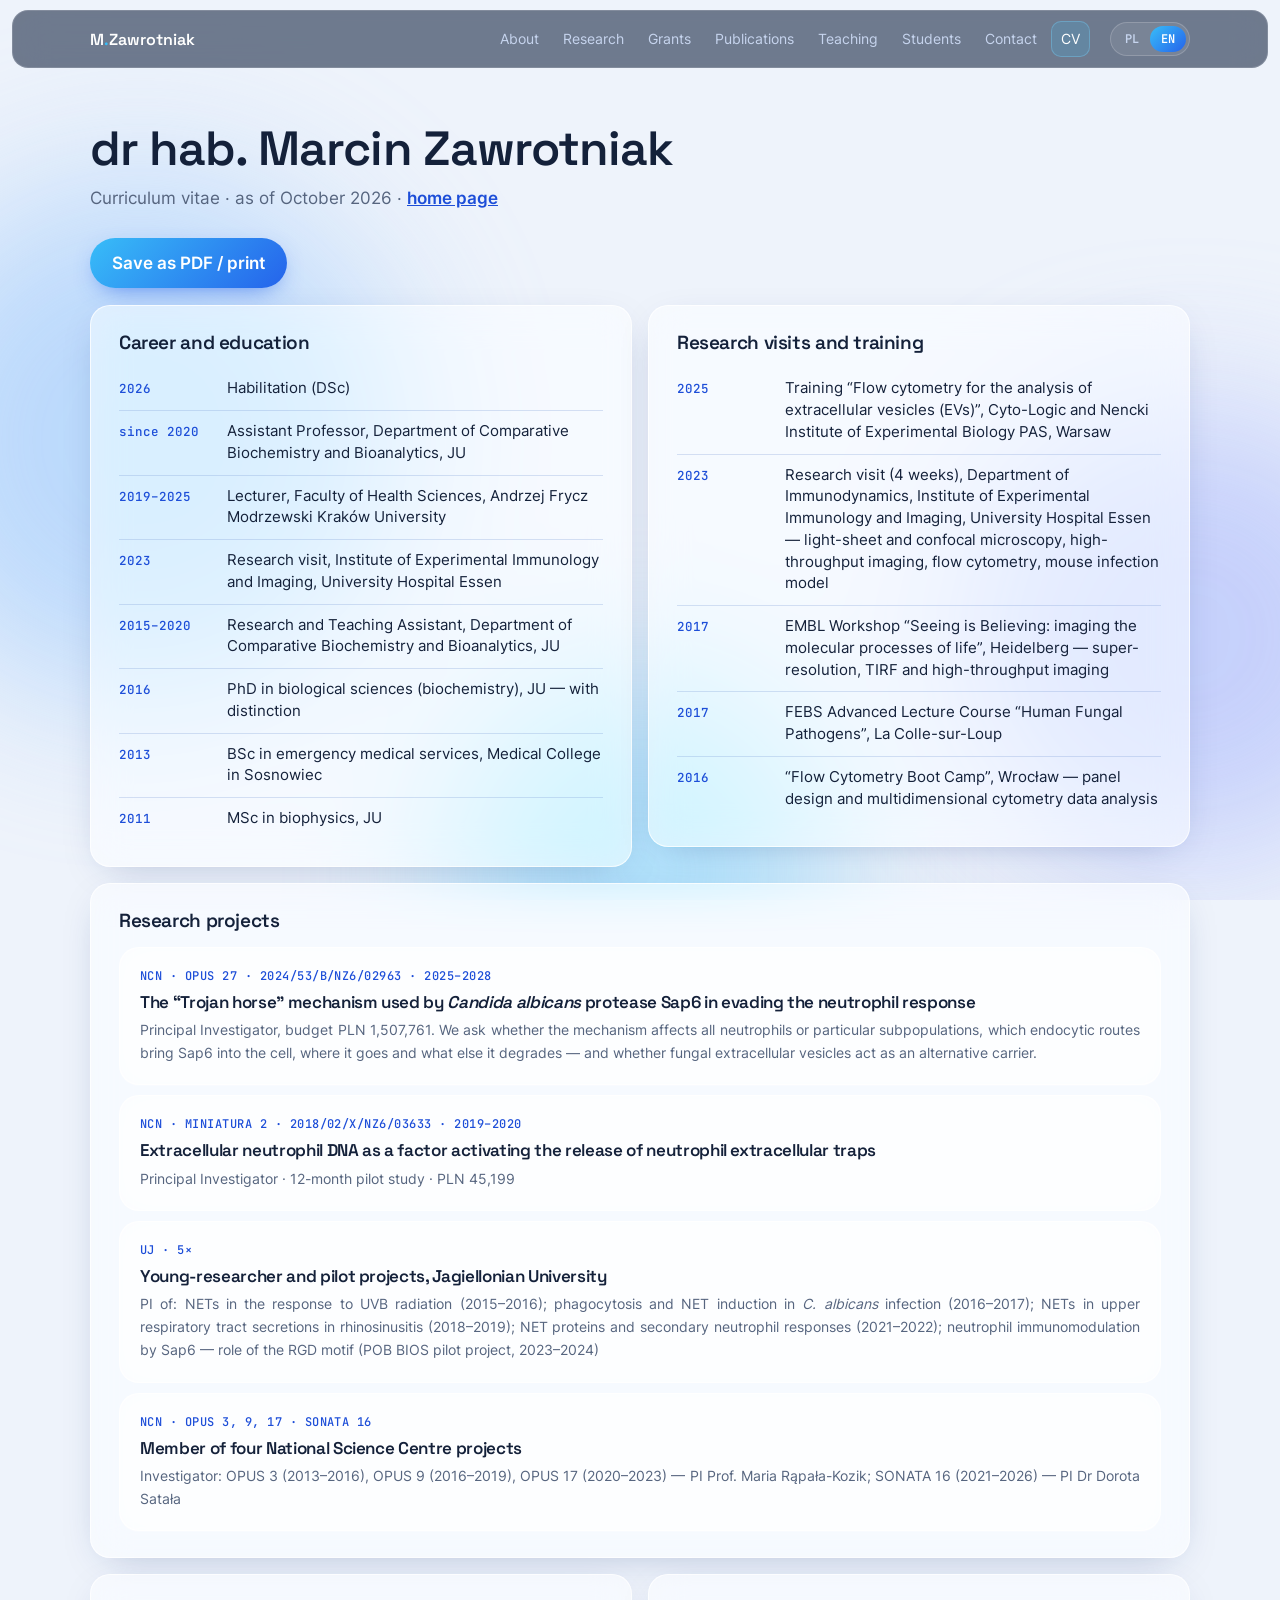
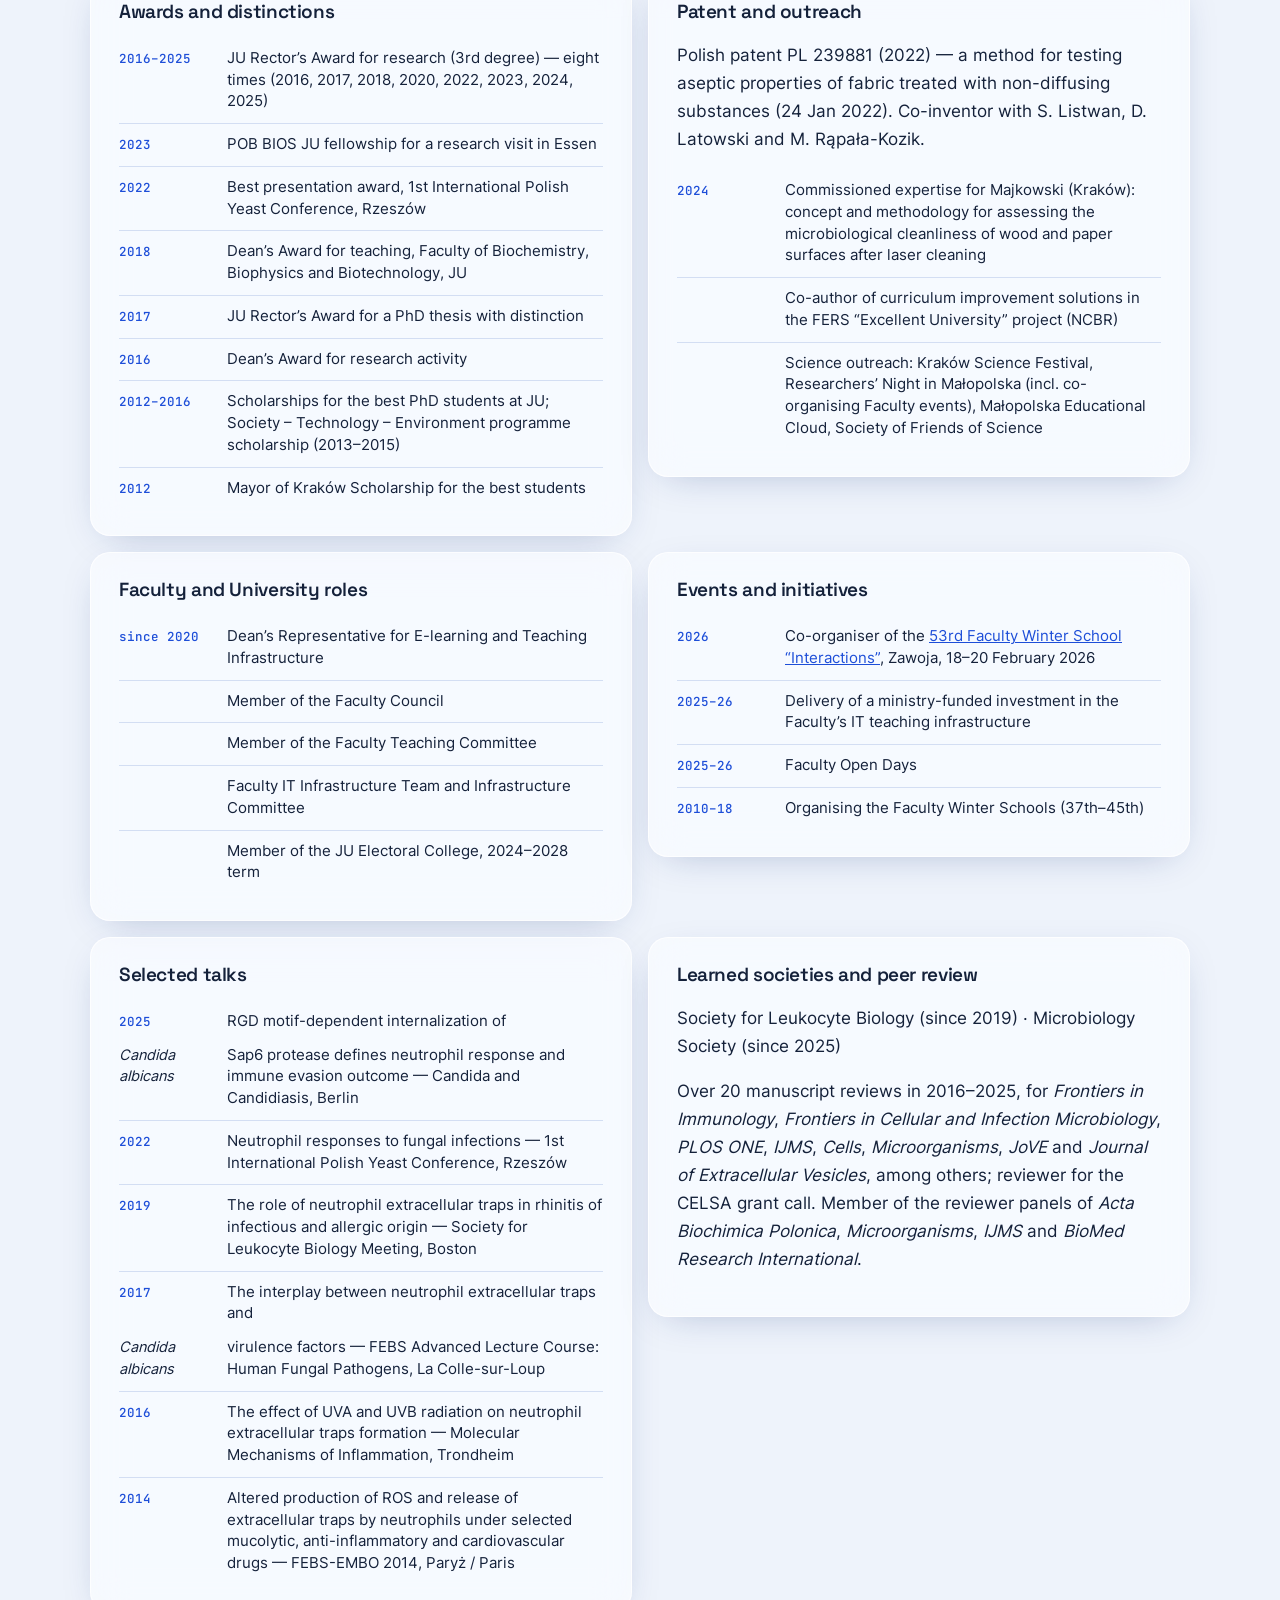
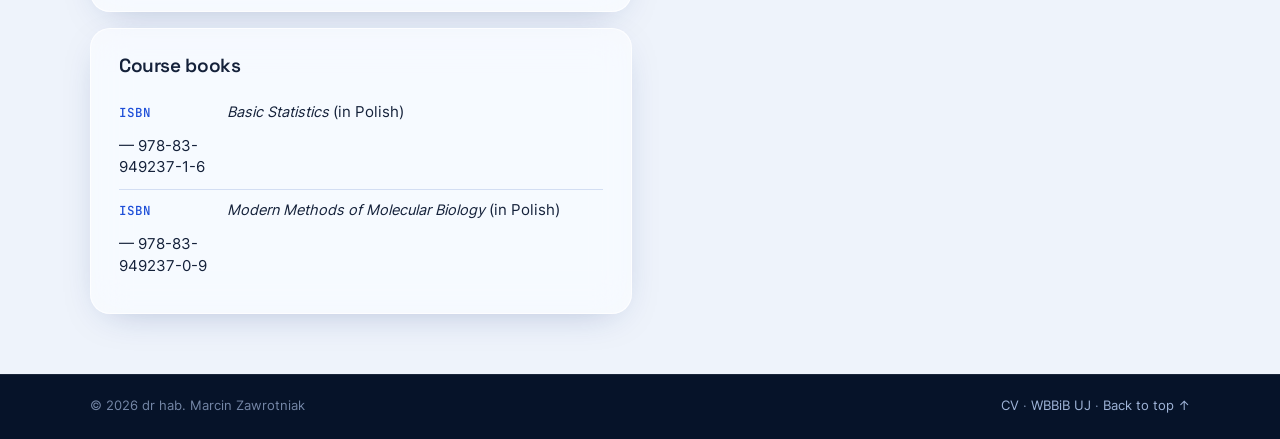
<file: en/cv.html>
<!DOCTYPE html>
<html lang="en" data-lang="en">
<head>
<meta charset="utf-8">
<meta name="viewport" content="width=device-width, initial-scale=1">
<title>CV — Marcin Zawrotniak, PhD, DSc</title>
<meta name="description" content="Marcin Zawrotniak, PhD, DSc — biochemist at the Jagiellonian University in Kraków. Neutrophils, NETosis and Candida albicans: research, grants, publications, teaching and contact.">
<meta name="theme-color" content="#061329">
<meta property="og:type" content="profile">
<meta property="og:site_name" content="marcinzawrotniak.pl">
<meta property="og:title" content="Curriculum vitae, Marcin Zawrotniak, PhD, DSc">
<meta property="og:description" content="Biochemist, Jagiellonian University. Neutrophils, NETosis, Candida albicans.">
<meta name="twitter:card" content="summary">
<meta name="twitter:title" content="Curriculum vitae, Marcin Zawrotniak, PhD, DSc">
<meta name="twitter:description" content="Biochemist, Jagiellonian University. Neutrophils, NETosis, Candida albicans.">
<meta property="og:url" content="https://marcinzawrotniak.pl/en/cv.html">
<meta property="og:locale" content="en_GB"><meta property="og:image" content="https://marcinzawrotniak.pl/foto.jpg">
<link rel="canonical" href="https://marcinzawrotniak.pl/en/cv.html">
<link rel="alternate" hreflang="pl" href="https://marcinzawrotniak.pl/cv.html"><link rel="alternate" hreflang="en" href="https://marcinzawrotniak.pl/en/cv.html"><link rel="alternate" hreflang="x-default" href="https://marcinzawrotniak.pl/cv.html">
<link rel="icon" href="data:image/svg+xml,%3Csvg xmlns='http://www.w3.org/2000/svg' viewBox='0 0 64 64'%3E%3Crect width='64' height='64' rx='16' fill='%23061329'/%3E%3Ctext x='32' y='42' font-family='Arial' font-weight='700' font-size='26' fill='%2338bdf8' text-anchor='middle'%3EMZ%3C/text%3E%3C/svg%3E">
<script type="application/ld+json">{"@context":"https://schema.org","@type":"Person","name":"Marcin Zawrotniak","honorificPrefix":"dr hab.","jobTitle":"Assistant Professor","email":"mailto:marcin.zawrotniak@uj.edu.pl","telephone":"+48126646505","url":"https://marcinzawrotniak.pl/","affiliation":{"@type":"CollegeOrUniversity","name":"Jagiellonian University","url":"https://www.uj.edu.pl"},"workLocation":{"@type":"Place","address":"ul. Gronostajowa 7, 30-387 Kraków"},"knowsAbout":["Neutrophils","NETosis","Candida albicans","Innate immunity"],"sameAs":["https://scholar.google.com/citations?user=NKkcyf8AAAAJ&hl=pl&oi=ao","https://orcid.org/0000-0003-4795-7937","https://www.scopus.com/authid/detail.uri?authorId=55891539000","https://www.webofscience.com/wos/author/record/1989171"]}</script>
<script>document.documentElement.classList.add('js')</script>
<style>@font-face {
  font-family: 'Inter';
  font-style: normal;
  font-display: swap;
  font-weight: 400;
  src:url(../fonts/inter-latin-ext-400-normal.woff2) format('woff2');
  unicode-range: U+0100-02AF,U+0304,U+0308,U+0329,U+1E00-1E9F,U+1EF2-1EFF,U+2020,U+20A0-20AB,U+20AD-20C0,U+2113,U+2C60-2C7F,U+A720-A7FF;
}
@font-face {
  font-family: 'Inter';
  font-style: normal;
  font-display: swap;
  font-weight: 400;
  src:url(../fonts/inter-latin-400-normal.woff2) format('woff2');
  unicode-range: U+0000-00FF,U+0131,U+0152-0153,U+02BB-02BC,U+02C6,U+02DA,U+02DC,U+0304,U+0308,U+0329,U+2000-206F,U+2074,U+20AC,U+2122,U+2191,U+2193,U+2212,U+2215,U+FEFF,U+FFFD;
}
@font-face {
  font-family: 'Inter';
  font-style: normal;
  font-display: swap;
  font-weight: 500;
  src:url(../fonts/inter-latin-ext-500-normal.woff2) format('woff2');
  unicode-range: U+0100-02AF,U+0304,U+0308,U+0329,U+1E00-1E9F,U+1EF2-1EFF,U+2020,U+20A0-20AB,U+20AD-20C0,U+2113,U+2C60-2C7F,U+A720-A7FF;
}
@font-face {
  font-family: 'Inter';
  font-style: normal;
  font-display: swap;
  font-weight: 500;
  src:url(../fonts/inter-latin-500-normal.woff2) format('woff2');
  unicode-range: U+0000-00FF,U+0131,U+0152-0153,U+02BB-02BC,U+02C6,U+02DA,U+02DC,U+0304,U+0308,U+0329,U+2000-206F,U+2074,U+20AC,U+2122,U+2191,U+2193,U+2212,U+2215,U+FEFF,U+FFFD;
}
@font-face {
  font-family: 'Inter';
  font-style: normal;
  font-display: swap;
  font-weight: 600;
  src:url(../fonts/inter-latin-ext-600-normal.woff2) format('woff2');
  unicode-range: U+0100-02AF,U+0304,U+0308,U+0329,U+1E00-1E9F,U+1EF2-1EFF,U+2020,U+20A0-20AB,U+20AD-20C0,U+2113,U+2C60-2C7F,U+A720-A7FF;
}
@font-face {
  font-family: 'Inter';
  font-style: normal;
  font-display: swap;
  font-weight: 600;
  src:url(../fonts/inter-latin-600-normal.woff2) format('woff2');
  unicode-range: U+0000-00FF,U+0131,U+0152-0153,U+02BB-02BC,U+02C6,U+02DA,U+02DC,U+0304,U+0308,U+0329,U+2000-206F,U+2074,U+20AC,U+2122,U+2191,U+2193,U+2212,U+2215,U+FEFF,U+FFFD;
}
@font-face {
  font-family: 'Space Grotesk';
  font-style: normal;
  font-display: swap;
  font-weight: 500;
  src:url(../fonts/space-grotesk-latin-ext-500-normal.woff2) format('woff2');
  unicode-range: U+0100-02AF,U+0304,U+0308,U+0329,U+1E00-1E9F,U+1EF2-1EFF,U+2020,U+20A0-20AB,U+20AD-20C0,U+2113,U+2C60-2C7F,U+A720-A7FF;
}
@font-face {
  font-family: 'Space Grotesk';
  font-style: normal;
  font-display: swap;
  font-weight: 500;
  src:url(../fonts/space-grotesk-latin-500-normal.woff2) format('woff2');
  unicode-range: U+0000-00FF,U+0131,U+0152-0153,U+02BB-02BC,U+02C6,U+02DA,U+02DC,U+0304,U+0308,U+0329,U+2000-206F,U+2074,U+20AC,U+2122,U+2191,U+2193,U+2212,U+2215,U+FEFF,U+FFFD;
}
@font-face {
  font-family: 'Space Grotesk';
  font-style: normal;
  font-display: swap;
  font-weight: 600;
  src:url(../fonts/space-grotesk-latin-ext-600-normal.woff2) format('woff2');
  unicode-range: U+0100-02AF,U+0304,U+0308,U+0329,U+1E00-1E9F,U+1EF2-1EFF,U+2020,U+20A0-20AB,U+20AD-20C0,U+2113,U+2C60-2C7F,U+A720-A7FF;
}
@font-face {
  font-family: 'Space Grotesk';
  font-style: normal;
  font-display: swap;
  font-weight: 600;
  src:url(../fonts/space-grotesk-latin-600-normal.woff2) format('woff2');
  unicode-range: U+0000-00FF,U+0131,U+0152-0153,U+02BB-02BC,U+02C6,U+02DA,U+02DC,U+0304,U+0308,U+0329,U+2000-206F,U+2074,U+20AC,U+2122,U+2191,U+2193,U+2212,U+2215,U+FEFF,U+FFFD;
}
@font-face {
  font-family: 'JetBrains Mono';
  font-style: normal;
  font-display: swap;
  font-weight: 500;
  src:url(../fonts/jetbrains-mono-latin-ext-500-normal.woff2) format('woff2');
  unicode-range: U+0100-02AF,U+0304,U+0308,U+0329,U+1E00-1E9F,U+1EF2-1EFF,U+2020,U+20A0-20AB,U+20AD-20CF,U+2113,U+2C60-2C7F,U+A720-A7FF;
}
@font-face {
  font-family: 'JetBrains Mono';
  font-style: normal;
  font-display: swap;
  font-weight: 500;
  src:url(../fonts/jetbrains-mono-latin-500-normal.woff2) format('woff2');
  unicode-range: U+0000-00FF,U+0131,U+0152-0153,U+02BB-02BC,U+02C6,U+02DA,U+02DC,U+0304,U+0308,U+0329,U+2000-206F,U+2074,U+20AC,U+2122,U+2191,U+2193,U+2212,U+2215,U+FEFF,U+FFFD;
}
@font-face {
  font-family: 'JetBrains Mono';
  font-style: normal;
  font-display: swap;
  font-weight: 600;
  src:url(../fonts/jetbrains-mono-latin-ext-600-normal.woff2) format('woff2');
  unicode-range: U+0100-02AF,U+0304,U+0308,U+0329,U+1E00-1E9F,U+1EF2-1EFF,U+2020,U+20A0-20AB,U+20AD-20CF,U+2113,U+2C60-2C7F,U+A720-A7FF;
}
@font-face {
  font-family: 'JetBrains Mono';
  font-style: normal;
  font-display: swap;
  font-weight: 600;
  src:url(../fonts/jetbrains-mono-latin-600-normal.woff2) format('woff2');
  unicode-range: U+0000-00FF,U+0131,U+0152-0153,U+02BB-02BC,U+02C6,U+02DA,U+02DC,U+0304,U+0308,U+0329,U+2000-206F,U+2074,U+20AC,U+2122,U+2191,U+2193,U+2212,U+2215,U+FEFF,U+FFFD;
}
:root{
 --ink:#061329;--ink2:#0c2148;--paper:#eef3fb;--txt:#14213a;--mute:#56657f;
 --blue:#2563eb;--sky:#38bdf8;--indigo:#6366f1;--blue-ink:#1d4ed8;
 --glass:rgba(255,255,255,.55);--glass-b:rgba(255,255,255,.75);--glass-line:rgba(120,150,210,.28);
 --shadow:0 10px 40px -18px rgba(20,50,120,.35);--r:20px}
*{box-sizing:border-box}html{scroll-behavior:smooth;scroll-padding-top:76px}
body{margin:0;background:var(--paper);color:var(--txt);font:17px/1.65 "Inter",system-ui,sans-serif;-webkit-font-smoothing:antialiased;overflow-x:hidden}
a{color:var(--blue-ink)}h1,h2,h3,h4{font-family:"Space Grotesk","Inter",sans-serif;letter-spacing:-.02em;line-height:1.2;margin:0}
.wrap{max-width:1140px;margin:0 auto;padding:0 20px;position:relative}
mark.todo{background:#ffe066;color:#3a2e00;padding:0 .3em;border-radius:4px;font:600 .72em/1.5 "JetBrains Mono",monospace}

/* tło: rozmyte plamy światła pod szkłem */
.bg{position:fixed;inset:0;z-index:-1;pointer-events:none;overflow:hidden}
.bg i{position:absolute;border-radius:50%;filter:blur(80px);opacity:.55}
.bg i:nth-child(1){width:520px;height:520px;background:#93c5fd;left:-120px;top:20%}
.bg i:nth-child(2){width:460px;height:460px;background:#a5b4fc;right:-140px;top:45%}
.bg i:nth-child(3){width:380px;height:380px;background:#7dd3fc;left:35%;bottom:-160px}

.glass{background:var(--glass);border:1px solid var(--glass-b);border-radius:var(--r);box-shadow:var(--shadow);
 backdrop-filter:blur(18px) saturate(160%);-webkit-backdrop-filter:blur(18px) saturate(160%)}

/* nawigacja */
.top{position:fixed;left:12px;right:12px;top:10px;z-index:20;border-radius:16px;
 background:rgba(8,22,50,.55);border:1px solid rgba(255,255,255,.14);backdrop-filter:blur(16px) saturate(170%);-webkit-backdrop-filter:blur(16px) saturate(170%);transition:background .3s}
.top.solid{background:rgba(8,22,50,.78)}
.top .wrap{display:flex;align-items:center;gap:20px;height:56px}
.brand{color:#fff;text-decoration:none;font:600 16px "Space Grotesk",sans-serif;white-space:nowrap}.brand span{color:var(--sky)}
.top nav{display:flex;gap:4px;margin-left:auto}
.top nav a{color:#c6d4ee;text-decoration:none;font-size:14px;white-space:nowrap;padding:6px 10px;border-radius:10px}
.top nav a:hover{color:#fff;background:rgba(255,255,255,.08)}
.jezyk{display:flex;background:rgba(255,255,255,.08);border:1px solid rgba(255,255,255,.18);border-radius:99px;padding:3px;flex:none}
.jezyk a{text-decoration:none;color:#c6d4ee;font:600 12px "JetBrains Mono",monospace;padding:5px 11px;border-radius:99px;cursor:pointer}
.jezyk a[aria-current="true"]{background:linear-gradient(135deg,var(--sky),var(--blue));color:#fff}

/* hero */
.hero{position:relative;background:radial-gradient(900px 520px at 78% 30%,#1e3a8a 0,transparent 60%),radial-gradient(700px 500px at 10% 90%,#312e81 0,transparent 60%),var(--ink);color:#fff;overflow:hidden;padding:150px 0 110px}
.siec{position:absolute;inset:0;width:100%;height:100%;opacity:.6}
.s-lin path{fill:none;stroke:var(--sky);stroke-width:.8;opacity:.4}.s-kr circle{fill:#7dd3fc}.s-kom circle{fill:rgba(99,102,241,.08);stroke:var(--indigo);stroke-width:1.2;opacity:.7}
.hero .wrap{display:grid;grid-template-columns:1fr auto;gap:48px;align-items:center}
.eyebrow{display:inline-flex;gap:8px;align-items:center;font:500 12.5px "JetBrains Mono",monospace;color:#bfe3ff;letter-spacing:.08em;text-transform:uppercase;margin-bottom:22px;
 padding:7px 14px;border-radius:99px;background:rgba(255,255,255,.07);border:1px solid rgba(255,255,255,.16);backdrop-filter:blur(10px);-webkit-backdrop-filter:blur(10px)}
.eyebrow::before{content:"";width:7px;height:7px;border-radius:50%;background:var(--sky);box-shadow:0 0 10px var(--sky)}
.hero h1{font-size:clamp(42px,7vw,80px);font-weight:600}
.hero h1 small{display:block;font-size:.3em;font-weight:500;color:#9fb4d8;letter-spacing:.02em;margin-bottom:8px}
.hero h1 .grad{background:linear-gradient(100deg,#fff 20%,#7dd3fc 60%,#a5b4fc);-webkit-background-clip:text;background-clip:text;color:transparent}
.motto{font-size:clamp(18px,2.1vw,22px);color:#d6e2f5;max-width:640px;margin:24px 0 26px;line-height:1.55}
.hero-card{display:inline-block;padding:14px 18px;border-radius:16px;background:rgba(255,255,255,.07);border:1px solid rgba(255,255,255,.14);color:#b9c8e3;font-size:14px;line-height:1.55;
 backdrop-filter:blur(12px);-webkit-backdrop-filter:blur(12px)}
.cta{display:flex;gap:12px;flex-wrap:wrap;margin-top:28px}
.btn{display:inline-block;padding:11px 22px;border-radius:99px;background:linear-gradient(135deg,var(--sky),var(--blue));color:#fff;text-decoration:none;font-weight:600;font-size:15px;box-shadow:0 8px 24px -10px rgba(37,99,235,.8)}
.btn.ghost{background:rgba(255,255,255,.4);color:var(--blue-ink);border:1px solid rgba(37,99,235,.35);box-shadow:none}
.hero .btn.ghost{background:rgba(255,255,255,.08);color:#fff;border-color:rgba(255,255,255,.3);backdrop-filter:blur(8px)}
.foto{width:250px;aspect-ratio:1;border-radius:50%;padding:5px;background:conic-gradient(from 210deg,var(--sky),var(--indigo),var(--blue),var(--sky));box-shadow:0 0 80px -10px rgba(56,189,248,.6)}
.foto div{width:100%;height:100%;border-radius:50%;background:radial-gradient(circle at 30% 25%,#1e3a8a,var(--ink));display:grid;place-items:center;font:600 68px "Space Grotesk",system-ui,sans-serif;color:#fff}
.hero::after{content:"";position:absolute;left:0;right:0;bottom:-1px;height:70px;background:linear-gradient(to bottom,transparent,var(--paper))}

/* sekcje */
.sec{padding:88px 0}
.sec-head{display:flex;align-items:baseline;gap:14px;margin-bottom:30px}
.num{font:600 13px "JetBrains Mono",monospace;color:var(--blue);background:rgba(37,99,235,.1);padding:3px 8px;border-radius:8px}
.sec-head h2{font-size:clamp(30px,4vw,44px)}
.panel{padding:26px 28px}.panel h3{font-size:20px;margin-bottom:14px;display:flex;align-items:center;gap:10px}
.przypis{font-size:13px;color:var(--mute);margin:10px 0 0}
.ic{display:grid;place-items:center;width:50px;height:50px;border-radius:14px;flex:none;color:#fff;
 background:linear-gradient(135deg,var(--sky),var(--blue) 55%,var(--indigo));box-shadow:0 8px 20px -10px rgba(37,99,235,.9)}
.ic svg{width:28px;height:28px}.ic-s{display:inline-grid;color:var(--blue)}.ic-s svg{width:22px;height:22px}

.omnie{display:grid;grid-template-columns:1.25fr 1fr;gap:34px;align-items:start}
.omnie-txt>p{margin:0 0 16px}
.staze{margin-top:22px}.staze .kariera{columns:2;column-gap:36px}.staze .kariera li{break-inside:avoid}
.isbn-l{margin-top:6px}.isbn-l li{grid-template-columns:44px 1fr}.isbn{font:500 12px "JetBrains Mono",monospace;color:var(--mute);white-space:nowrap}
@media(max-width:820px){.staze .kariera{columns:1}}
/* justowanie tekstu ciągłego */
.omnie-txt>p,.habil p,.etap p,.card p,.grant-main p,.grant p,.mini p,.kurs p,.stud p,.wsp-tem{text-align:justify;-webkit-hyphens:auto;hyphens:auto;hyphenate-limit-chars:6 3 3}
.wsp{display:flex;align-items:center;gap:10px;flex-wrap:wrap;margin:6px 0 24px}
.lbl{font:600 12px "JetBrains Mono",monospace;text-transform:uppercase;letter-spacing:.08em;color:var(--mute)}
.chips{display:flex;gap:6px;flex-wrap:wrap}
html[data-lang="pl"] .chips.l-pl,html[data-lang="en"] .chips.l-en{display:flex}
.chip-s{font-size:13px;font-weight:500;padding:4px 11px;border-radius:99px;background:rgba(255,255,255,.6);border:1px solid var(--glass-line)}
.stats{display:grid;grid-template-columns:repeat(4,1fr);gap:12px}
.stat{padding:16px;font-size:12.5px;color:var(--mute);line-height:1.35}
.stat b{display:block;font:600 30px "Space Grotesk",system-ui,sans-serif;line-height:1.1;margin-bottom:4px;background:linear-gradient(120deg,var(--blue),var(--indigo));-webkit-background-clip:text;background-clip:text;color:transparent}
.kariera,.tl,.plain{list-style:none;margin:0;padding:0}
.kariera li{display:grid;grid-template-columns:86px 1fr;gap:12px;padding:10px 0;border-top:1px solid var(--glass-line);font-size:14.5px;line-height:1.5}
.kariera li:first-child{border-top:0}
.when{font:500 12.5px "JetBrains Mono",monospace;color:var(--blue-ink);padding-top:2px}

.habil{padding:26px 30px;margin-bottom:26px;position:relative;overflow:hidden}
.habil::before{content:"";position:absolute;left:0;top:0;bottom:0;width:5px;background:linear-gradient(var(--sky),var(--indigo))}
.kicker{font:600 12px "JetBrains Mono",monospace;text-transform:uppercase;letter-spacing:.08em;color:var(--blue)}
.habil h3{font-size:clamp(19px,2.3vw,24px);margin:8px 0 8px;max-width:900px}.habil p{margin:0;color:var(--mute)}
.os-bar{display:flex;justify-content:space-between;font:500 12px "JetBrains Mono",monospace;color:var(--mute);text-transform:uppercase;letter-spacing:.06em;
 padding-bottom:12px;margin-bottom:14px;position:relative}
.os-bar::after{content:"";position:absolute;left:0;right:0;bottom:0;height:4px;border-radius:4px;background:linear-gradient(90deg,var(--sky),var(--blue),var(--indigo),#1e1b4b)}
.os-bar span:last-child::after{content:" →"}
.etapy{display:grid;grid-template-columns:repeat(5,1fr);gap:14px}
.etap{padding:20px}.etap-top{display:flex;justify-content:space-between;align-items:flex-start;margin-bottom:14px}
.htag{font:600 11px "JetBrains Mono",monospace;color:var(--blue-ink);background:rgba(37,99,235,.1);padding:3px 8px;border-radius:7px}
.etap h3{font-size:18px;margin-bottom:8px}.etap p{margin:0;font-size:14.5px;color:#34435e;line-height:1.55}
.sub{font-size:20px;margin:42px 0 16px}
.cards{display:grid;grid-template-columns:repeat(3,1fr);gap:14px}
.card{padding:20px;display:flex;gap:16px;align-items:flex-start}.card h3{font-size:17px;margin-bottom:6px}.card p{margin:0;font-size:14.5px;color:#34435e}

.grant-main{position:relative;overflow:hidden;border-radius:24px;padding:34px 36px;color:#e3ecfa;margin-bottom:16px;
 background:linear-gradient(135deg,#0b1f4d,#132f6e 55%,#2a2a7a);box-shadow:0 24px 50px -24px rgba(12,33,90,.8)}
.gm-glow{position:absolute;right:-80px;top:-80px;width:320px;height:320px;border-radius:50%;background:radial-gradient(circle,rgba(56,189,248,.45),transparent 65%)}
.grant-main .gmeta{color:#7dd3fc}.grant-main h3{font-size:clamp(21px,2.8vw,30px);max-width:820px;margin:10px 0 12px;color:#fff;position:relative}
.grant-main p{margin:0;max-width:820px;color:#b6c6e3;position:relative}
.gmeta{font:500 12px "JetBrains Mono",monospace;letter-spacing:.04em;color:var(--blue-ink);position:relative}
.grants{display:grid;grid-template-columns:repeat(3,1fr);gap:14px;margin-bottom:14px}
.grant{padding:20px}.grant h4{font-size:17px;margin:8px 0 6px}.grant p{margin:0;font-size:14px;color:var(--mute)}
.duo{display:grid;grid-template-columns:1fr 1fr;gap:14px;margin-top:14px}
.mini{padding:20px 22px;display:flex;gap:16px;align-items:flex-start}.mini h4{font-size:17px;margin-bottom:6px}.mini p{margin:0;font-size:14.5px;color:#34435e}
.mini .ic{width:44px;height:44px}.mini .ic svg{width:24px;height:24px}
.plain li{display:grid;grid-template-columns:52px 1fr;gap:8px;font-size:14.5px;color:#34435e;padding:2px 0}

.profiles{display:flex;flex-wrap:wrap;gap:8px;margin-bottom:18px}
.chip{border-radius:99px;padding:8px 16px;font-size:14px;font-weight:600;text-decoration:none;color:var(--txt)}.chip span{color:var(--blue)}
.chip:hover{border-color:var(--blue)}
.pub-grid{display:grid;grid-template-columns:1.6fr 1fr;gap:16px;align-items:start}
.pubs{list-style:none;margin:0;padding:0}
.pubs li{display:grid;grid-template-columns:48px 1fr;gap:12px;padding:13px 0;border-top:1px solid var(--glass-line)}
.pubs li:first-child{border-top:0}
.yr{font:600 13px "JetBrains Mono",monospace;color:var(--blue);padding-top:2px}
.pt{font-weight:600;color:var(--txt);text-decoration:none;font-size:15.5px;line-height:1.45}.pt:hover{color:var(--blue-ink)}
.pt2{font-weight:500;font-size:14.5px;line-height:1.45}
.au{font-size:13px;color:var(--mute);margin-top:3px}.jr{font-size:13px;font-style:italic;color:var(--mute)}
.hb{font:600 10.5px "JetBrains Mono",monospace;font-style:normal;color:#fff;background:linear-gradient(135deg,var(--blue),var(--indigo));padding:2px 7px;border-radius:6px;margin-left:6px;vertical-align:1px}

.kursy{display:grid;grid-template-columns:repeat(4,1fr);gap:14px}
.kurs{padding:22px}.kurs .ic{margin-bottom:14px}
.kod{font:600 11.5px "JetBrains Mono",monospace;color:var(--blue);margin-bottom:6px}.kurs h3{font-size:17px;margin-bottom:6px}.kurs p{margin:0;font-size:14px;color:#34435e}
.stud{display:grid;grid-template-columns:1.3fr 1fr;gap:16px}.stud p{margin:0 0 12px}
.big{font:600 19px "Space Grotesk",system-ui,sans-serif;margin-bottom:2px!important}.big2{color:var(--mute)}
.org{display:grid;grid-template-columns:1fr 1fr;gap:16px}
.tl li{display:grid;grid-template-columns:70px 1fr;gap:12px;padding:10px 0 10px 18px;position:relative;font-size:14.5px;line-height:1.5}
.tl li::before{content:"";position:absolute;left:0;top:17px;width:8px;height:8px;border-radius:50%;background:linear-gradient(135deg,var(--sky),var(--blue));box-shadow:0 0 0 4px rgba(37,99,235,.12)}
.tl1 li{display:block}.when.inl{margin-left:6px;white-space:nowrap}
.tl li+li{border-top:1px solid var(--glass-line)}

.sec.dark{position:relative;overflow:hidden;background:radial-gradient(800px 400px at 85% 0,#1e3a8a 0,transparent 65%),var(--ink);color:#d6e2f5;padding:96px 0 80px}
.sec.dark .siec{opacity:.35}.sec.dark .sec-head h2{color:#fff}.sec.dark .num{background:rgba(125,211,252,.12);color:#7dd3fc}
.glass-d{background:rgba(255,255,255,.06);border:1px solid rgba(255,255,255,.14);border-radius:24px;padding:32px 34px;
 backdrop-filter:blur(18px) saturate(150%);-webkit-backdrop-filter:blur(18px) saturate(150%)}
.mail{display:inline-block;font:600 clamp(22px,4vw,42px) "Space Grotesk",system-ui,sans-serif;text-decoration:none;margin-bottom:24px;word-break:break-all;
 background:linear-gradient(100deg,#fff,#7dd3fc 70%);-webkit-background-clip:text;background-clip:text;color:transparent}
.k-grid{display:grid;grid-template-columns:1.4fr 1fr;gap:24px}.k-grid>div{display:flex;gap:12px}.k-grid p{margin:0;color:#b6c6e3;font-size:15px}
.k-grid .ic-s{color:#7dd3fc}.k-grid a{color:#7dd3fc}
footer{background:var(--ink);color:#7486a6;font-size:13px;border-top:1px solid rgba(255,255,255,.08)}
footer .wrap{display:flex;justify-content:space-between;gap:12px;flex-wrap:wrap;padding-top:20px;padding-bottom:22px}footer a{color:#9fb4d8;text-decoration:none}

@supports not ((backdrop-filter:blur(1px)) or (-webkit-backdrop-filter:blur(1px))){.glass{background:rgba(255,255,255,.9)}}
@media(max-width:1020px){.top nav{display:none}.jezyk{margin-left:auto}.etapy,.kursy{grid-template-columns:1fr 1fr}.cards,.grants{grid-template-columns:1fr}}
@media(max-width:820px){.hero{padding:112px 0 80px}.hero .wrap{grid-template-columns:1fr;gap:26px}.foto{width:112px;order:-1}.foto div{font-size:34px}
.omnie,.stud,.org,.duo,.pub-grid,.k-grid{grid-template-columns:1fr}.stats{grid-template-columns:1fr 1fr}.sec{padding:60px 0}
.panel{padding:20px}.grant-main{padding:26px 22px}.glass-d{padding:24px 20px}}
@media(max-width:520px){.wrap{padding:0 16px}.etapy,.kursy{grid-template-columns:1fr}.top{left:8px;right:8px}.kariera li{grid-template-columns:1fr;gap:0}
.pubs li{grid-template-columns:1fr;gap:2px}.tl li{grid-template-columns:1fr;gap:0}}
@media(prefers-reduced-motion:reduce){html{scroll-behavior:auto}}

/* ---------- interaktywność ---------- */
.prog{position:absolute;left:14px;right:14px;bottom:0;height:2px;border-radius:2px;overflow:hidden}
.prog i{display:block;height:100%;width:100%;transform-origin:0 50%;transform:scaleX(0);background:linear-gradient(90deg,var(--sky),var(--indigo))}
.top nav a.active{color:#fff;background:rgba(56,189,248,.18);box-shadow:inset 0 0 0 1px rgba(125,211,252,.35)}
.burger{display:none;width:40px;height:36px;border:1px solid rgba(255,255,255,.2);background:rgba(255,255,255,.06);border-radius:10px;cursor:pointer;flex:none;
 flex-direction:column;justify-content:center;align-items:center;gap:4px}
.burger i{display:block;width:16px;height:2px;background:#fff;border-radius:2px;transition:transform .25s,opacity .25s}
.top.open .burger i:nth-child(1){transform:translateY(6px) rotate(45deg)}.top.open .burger i:nth-child(2){opacity:0}.top.open .burger i:nth-child(3){transform:translateY(-6px) rotate(-45deg)}

.quick{display:flex;flex-wrap:wrap;align-items:center;gap:8px;margin-top:30px;font-size:14px}
.quick span{color:#8ea3c7;margin-right:4px}
.quick a{color:#dbe7fb;text-decoration:none;padding:6px 13px;border-radius:99px;background:rgba(255,255,255,.06);border:1px solid rgba(255,255,255,.14);
 backdrop-filter:blur(8px);-webkit-backdrop-filter:blur(8px);transition:background .2s,border-color .2s,transform .2s}
.quick a:hover{background:rgba(56,189,248,.18);border-color:rgba(125,211,252,.5);transform:translateY(-2px)}
.quick em{font-style:normal;font:600 11px "JetBrains Mono",monospace;background:rgba(125,211,252,.2);color:#bfe3ff;padding:1px 6px;border-radius:6px;margin-left:3px}

/* animowana sieć w nagłówku */
.hero .siec{will-change:transform}


@keyframes blink{0%,100%{opacity:.35}50%{opacity:1}}
@keyframes float{0%,100%{transform:translate(0,0) scale(1)}50%{transform:translate(14px,-18px) scale(1.12)}}
@keyframes drift{to{transform:translate(-18px,10px)}}
@keyframes spin{to{transform:rotate(360deg)}}

/* wejście nagłówka */
.js .hero .eyebrow,.js .hero h1,.js .hero .motto,.js .hero .hero-card,.js .hero .cta,.js .hero .quick,.js .hero .foto-wrap{opacity:0;transform:translateY(18px);animation:up .8s cubic-bezier(.2,.7,.2,1) forwards}
.js .hero h1{animation-delay:.08s}.js .hero .motto{animation-delay:.18s}.js .hero .hero-card{animation-delay:.28s}.js .hero .cta{animation-delay:.36s}.js .hero .quick{animation-delay:.46s}
@keyframes up{to{opacity:1;transform:none}}

/* pojawianie się przy przewijaniu */
.js .rv{opacity:0;transform:translateY(26px);transition:opacity .7s cubic-bezier(.2,.7,.2,1),transform .7s cubic-bezier(.2,.7,.2,1);transition-delay:var(--d,0s)}
.js .rv.in{opacity:1;transform:none}
.js .os-bar::after{transform:scaleX(0);transform-origin:0 50%;transition:transform 1.4s cubic-bezier(.2,.7,.2,1) .2s}
.js .os.in .os-bar::after{transform:scaleX(1)}

/* reflektor na szkle */
.glass{position:relative}
.glass::after{content:"";position:absolute;inset:0;border-radius:inherit;pointer-events:none;opacity:0;transition:opacity .3s;
 background:radial-gradient(420px circle at var(--mx,50%) var(--my,50%),rgba(255,255,255,.55),rgba(147,197,253,.12) 40%,transparent 65%)}
.glass:hover::after{opacity:1}
.etap,.card,.kurs,.grant,.stat,.wsp-i{transition:transform .35s cubic-bezier(.2,.7,.2,1),box-shadow .35s}
.etap:hover,.card:hover,.kurs:hover,.grant:hover,.stat:hover,.wsp-i:hover{transform:translateY(-4px);box-shadow:0 22px 44px -22px rgba(20,50,120,.5)}
.js .rv.in:hover{transform:translateY(-4px)}
.kariera li,.tl li{transition:background .2s}.kariera li:hover{background:rgba(37,99,235,.05)}

/* warsztat i współpraca */
.duo2{display:grid;grid-template-columns:1fr 1.1fr;gap:28px}
.metody{display:flex;flex-wrap:wrap;gap:8px}
.m-chip{font-size:14px;padding:7px 14px;border-radius:99px;background:rgba(255,255,255,.6);border:1px solid var(--glass-b);box-shadow:0 4px 14px -10px rgba(20,50,120,.4);
 backdrop-filter:blur(10px);-webkit-backdrop-filter:blur(10px);transition:transform .2s,background .2s}
.m-chip:hover{transform:translateY(-2px);background:#fff}
.wsp-list{display:grid;gap:10px}
.wsp-i{display:grid;grid-template-columns:96px 1fr;gap:14px;padding:14px 18px;align-items:center}
.wsp-city b{display:block;font:600 16px "Space Grotesk",system-ui,sans-serif}.wsp-city span{font:600 11px "JetBrains Mono",monospace;color:var(--blue)}
.wsp-inst{font-size:14px;font-weight:600;line-height:1.4}.wsp-tem{font-size:13.5px;color:var(--mute)}

/* publikacje */
.pub-top{padding:20px 22px;margin-bottom:16px;display:grid;gap:14px}
.pub-search{display:flex;align-items:center;gap:10px;background:rgba(255,255,255,.75);border:1px solid var(--glass-line);border-radius:14px;padding:0 14px;color:var(--mute);transition:box-shadow .2s,border-color .2s}
.pub-search:focus-within{border-color:var(--blue);box-shadow:0 0 0 4px rgba(37,99,235,.14)}
.pub-search input{flex:1;border:0;background:none;font:inherit;font-size:16px;padding:12px 0;color:var(--txt);outline:none;min-width:0}
kbd{font:600 11px "JetBrains Mono",monospace;border:1px solid var(--glass-line);border-radius:6px;padding:2px 7px;background:#fff}
.filters{display:flex;flex-wrap:wrap;gap:8px}
.f-btn,.t-btn{font:500 14px "Inter",sans-serif;padding:7px 14px;border-radius:99px;border:1px solid var(--glass-line);background:rgba(255,255,255,.6);color:var(--txt);cursor:pointer;transition:all .2s}
.f-btn em{font-style:normal;font:600 11px "JetBrains Mono",monospace;color:var(--blue);margin-left:4px}
.f-btn:hover,.t-btn:hover{border-color:var(--blue)}
.f-btn.on,.t-btn.on{background:linear-gradient(135deg,var(--sky),var(--blue));color:#fff;border-color:transparent;box-shadow:0 6px 18px -8px rgba(37,99,235,.8)}
.f-btn.on em{color:#dbeafe}
.t-btn{font-size:13px;padding:5px 12px}
.hist-l{display:block;font:600 11px "JetBrains Mono",monospace;text-transform:uppercase;letter-spacing:.06em;color:var(--mute);margin-bottom:8px}
.bars{display:flex;align-items:flex-end;gap:4px;height:74px}
.bar{flex:1;height:100%;display:flex;flex-direction:column;justify-content:flex-end;align-items:center;gap:4px;border:0;background:none;padding:0;cursor:pointer;min-width:0}
.bar i{display:block;width:100%;max-width:26px;height:calc(var(--h) * 52px);min-height:3px;border-radius:6px 6px 3px 3px;background:linear-gradient(var(--sky),var(--blue));opacity:.8;transition:opacity .2s,transform .2s;transform-origin:bottom}
.js .hist .bar i{transform:scaleY(0);transition:transform .9s cubic-bezier(.2,.7,.2,1),opacity .2s}
.js .hist.in .bar i{transform:scaleY(1)}
.bar span{font:500 10px "JetBrains Mono",monospace;color:var(--mute)}
.bar:hover i{opacity:1}.bar.on i{background:linear-gradient(var(--indigo),#312e81);opacity:1}.bar.on span{color:var(--indigo);font-weight:700}
.pub-head{display:flex;justify-content:space-between;align-items:baseline}.cnt{font:500 12.5px "JetBrains Mono",monospace;color:var(--mute)}
.pubs li[hidden]{display:none}
.pubs li.new{animation:up .45s cubic-bezier(.2,.7,.2,1) both}
.tb{font:600 10.5px "JetBrains Mono",monospace;font-style:normal;color:var(--blue-ink);background:rgba(37,99,235,.1);padding:2px 7px;border-radius:6px;margin-left:6px}
.doi{font:600 10.5px "JetBrains Mono",monospace;border:1px solid var(--glass-line);background:rgba(255,255,255,.6);color:var(--mute);border-radius:6px;padding:1px 7px;margin-left:6px;cursor:pointer;opacity:0;transition:opacity .2s}
.pubs li:hover .doi,.doi:focus{opacity:1}
mark.hl{background:rgba(56,189,248,.28);color:inherit;border-radius:3px;padding:0 1px}
.more[hidden]{display:none}.more{margin-top:14px;border:0;cursor:pointer;font:inherit;font-weight:600}
.empty{color:var(--mute);font-style:italic}
.sticky{position:sticky;top:84px}

.mail-row{display:flex;align-items:center;gap:14px;flex-wrap:wrap;margin-bottom:24px}.mail-row .mail{margin-bottom:0}
.copy-btn{font:600 13px "Inter",sans-serif;color:#dbe7fb;background:rgba(255,255,255,.08);border:1px solid rgba(255,255,255,.2);border-radius:99px;padding:8px 16px;cursor:pointer;transition:background .2s}
.copy-btn:hover{background:rgba(56,189,248,.2)}
.to-top{position:fixed;right:18px;bottom:18px;z-index:15;width:46px;height:46px;border-radius:50%;display:grid;place-items:center;text-decoration:none;font-size:20px;color:#fff;
 background:linear-gradient(135deg,var(--sky),var(--blue));box-shadow:0 10px 24px -8px rgba(37,99,235,.8);opacity:0;transform:translateY(16px) scale(.9);pointer-events:none;transition:all .3s}
.to-top.show{opacity:1;transform:none;pointer-events:auto}
.toast{position:fixed;left:50%;bottom:26px;z-index:30;transform:translate(-50%,20px);opacity:0;pointer-events:none;transition:all .3s;
 background:rgba(8,22,50,.85);color:#fff;font-size:14px;padding:10px 18px;border-radius:12px;backdrop-filter:blur(12px);-webkit-backdrop-filter:blur(12px)}
.toast.show{opacity:1;transform:translate(-50%,0)}

@media(max-width:1020px){
 .burger{display:flex}.jezyk{margin-left:auto}
 .top{border-radius:16px}.top.open nav{display:flex;position:absolute;left:0;right:0;top:62px;flex-direction:column;gap:2px;padding:10px;border-radius:16px;
  background:rgba(8,22,50,.92);border:1px solid rgba(255,255,255,.14);backdrop-filter:blur(18px);-webkit-backdrop-filter:blur(18px)}
 .top.open nav a{padding:11px 14px;font-size:16px}
 .duo2{grid-template-columns:1fr}.sticky{position:static}}
@media(max-width:520px){.wsp-i{grid-template-columns:1fr;gap:4px}.quick span{width:100%}.bars{gap:2px}.bar span{font-size:8px}}
@media(prefers-reduced-motion:reduce){*,*::before,*::after{animation:none!important;transition:none!important}.js .rv,.js .hero *{opacity:1!important;transform:none!important}
 .js .os-bar::after,.js .hist .bar i{transform:none!important}}

/* ---------- wersja 2 ---------- */
.hero-card a{color:inherit;text-decoration:underline;text-decoration-color:rgba(125,211,252,.5);text-underline-offset:3px}
.foto img{width:100%;height:100%;border-radius:50%;object-fit:cover;display:block}
.news{margin-bottom:34px}.news .sub{margin-top:0}
.news ul{list-style:none;margin:0;padding:0;display:grid;grid-template-columns:repeat(3,1fr);gap:12px}
.news li{padding:14px 16px;font-size:14.5px;line-height:1.5;color:#34435e}.news .when{display:block;margin-bottom:4px}
.oa{font:600 10.5px "JetBrains Mono",monospace;font-style:normal;color:#0f766e;background:rgba(20,184,166,.12);padding:2px 7px;border-radius:6px;margin-left:4px}
.dalej{margin:18px 0 0;font-size:15px;color:var(--mute)}.dalej a{font-weight:600;text-decoration:none}
.cv-sec{padding:120px 0 60px}.cv-sec h1{font-size:clamp(32px,4.5vw,48px);margin-bottom:6px}
.cv-lead{color:var(--mute);margin:0 0 26px}.cv-lead a{font-weight:600}
.cv-grid{display:grid;grid-template-columns:1fr 1fr;gap:16px;align-items:start}.cv-grid .full{grid-column:1/-1}
.cv-grid .panel h3{font-size:19px}.cv-grid .kariera li{grid-template-columns:96px 1fr}
.cv-grid .grant{box-shadow:none;margin-top:10px}
.print-btn{border:0;cursor:pointer;font:inherit;font-weight:600}
.jezyk a{display:inline-block}
@media(max-width:1020px){.news ul{grid-template-columns:1fr 1fr}}
@media(max-width:820px){.cv-grid{grid-template-columns:1fr}}
@media(max-width:520px){.news ul{grid-template-columns:1fr}}

/* ---------- druk / PDF ---------- */
@media print{
 @page{margin:14mm}
 body{background:#fff;color:#000;font-size:11pt}
 .top,.bg,.to-top,.toast,.siec,.prog,.cta,.quick,.pub-top,#more,.doi,.copy-btn,.print-btn,.hist,footer,.foto,.gm-glow{display:none!important}
 .js .rv,.js .hero *{opacity:1!important;transform:none!important;animation:none!important}
 .glass,.glass-d,.grant-main{background:#fff!important;box-shadow:none!important;backdrop-filter:none!important;-webkit-backdrop-filter:none!important;border:1px solid #c9d3e3!important;color:#000!important}
 .glass::after{display:none}
 .hero,.sec.dark{background:#fff!important;color:#000!important;padding:0 0 12px!important}
 .hero::after{display:none}.hero .wrap{display:block}
 .hero h1 .grad,.mail{background:none!important;-webkit-text-fill-color:#061329!important;color:#061329!important}
 .hero h1 small,.motto,.hero-card,.eyebrow,.k-grid p,.grant-main p,.grant-main h3,.sec.dark .sec-head h2{color:#000!important}
 .sec,.cv-sec{padding:14px 0!important}.pubs li[hidden]{display:grid!important}
 .etap,.kurs,.grant,.mini,.card,.news li,.pubs li,.kariera li,.panel h3{break-inside:avoid}
 .panel{break-inside:auto;margin-bottom:10px}.cv-grid{display:block}.panel h3{break-after:avoid}
 a{color:#000;text-decoration:none}.sticky{position:static}
}
</style>
</head>
<body id="top">
<div class="bg" aria-hidden="true"><i></i><i></i><i></i></div><header class="top"><div class="wrap"><a class="brand" href="index.html">M<span>.</span>Zawrotniak</a><nav><a href="index.html#o-mnie"><span class="l-en">About</span></a><a href="index.html#badania"><span class="l-en">Research</span></a><a href="index.html#granty"><span class="l-en">Grants</span></a><a href="index.html#publikacje"><span class="l-en">Publications</span></a><a href="index.html#dydaktyka"><span class="l-en">Teaching</span></a><a href="index.html#studenci"><span class="l-en">Students</span></a><a href="index.html#kontakt"><span class="l-en">Contact</span></a><a href="cv.html" class="active">CV</a></nav><div class="jezyk" role="group" aria-label="Język / Language"><a href="../cv.html" hreflang="pl" lang="pl" aria-current="false">PL</a><a href="cv.html" hreflang="en" lang="en" aria-current="true">EN</a></div><button class="burger" aria-label="Menu" aria-expanded="false"><i></i><i></i><i></i></button></div><div class="prog"><i id="prog"></i></div></header><main><section class="cv-sec"><div class="wrap">
<h1>dr hab. Marcin Zawrotniak</h1>
<p class="cv-lead"><span class="l-en">Curriculum vitae · as of October 2026</span> · <a href="index.html"><span class="l-en">home page</span></a></p>
<p><button class="btn print-btn" onclick="window.print()"><span class="l-en">Save as PDF / print</span></button></p>
<div class="cv-grid">
<div class="glass panel "><h3><span class="l-en">Career and education</span></h3><ul class="kariera"><li><span class="when">2026</span><span class="l-en">Habilitation (DSc)</span></li><li><span class="when"><span class="l-en">since 2020</span></span><span class="l-en">Assistant Professor, Department of Comparative Biochemistry and Bioanalytics, JU</span></li><li><span class="when">2019–2025</span><span class="l-en">Lecturer, Faculty of Health Sciences, Andrzej Frycz Modrzewski Kraków University</span></li><li><span class="when">2023</span><span class="l-en">Research visit, Institute of Experimental Immunology and Imaging, University Hospital Essen</span></li><li><span class="when">2015–2020</span><span class="l-en">Research and Teaching Assistant, Department of Comparative Biochemistry and Bioanalytics, JU</span></li><li><span class="when">2016</span><span class="l-en">PhD in biological sciences (biochemistry), JU — with distinction</span></li><li><span class="when">2013</span><span class="l-en">BSc in emergency medical services, Medical College in Sosnowiec</span></li><li><span class="when">2011</span><span class="l-en">MSc in biophysics, JU</span></li></ul></div>
<div class="glass panel "><h3><span class="l-en">Research visits and training</span></h3><ul class="kariera"><li><span class="when">2025</span><span class="l-en">Training “Flow cytometry for the analysis of extracellular vesicles (EVs)”, Cyto-Logic and Nencki Institute of Experimental Biology PAS, Warsaw</span></li><li><span class="when">2023</span><span class="l-en">Research visit (4 weeks), Department of Immunodynamics, Institute of Experimental Immunology and Imaging, University Hospital Essen — light-sheet and confocal microscopy, high-throughput imaging, flow cytometry, mouse infection model</span></li><li><span class="when">2017</span><span class="l-en">EMBL Workshop “Seeing is Believing: imaging the molecular processes of life”, Heidelberg — super-resolution, TIRF and high-throughput imaging</span></li><li><span class="when">2017</span><span class="l-en">FEBS Advanced Lecture Course “Human Fungal Pathogens”, La Colle-sur-Loup</span></li><li><span class="when">2016</span><span class="l-en">“Flow Cytometry Boot Camp”, Wrocław — panel design and multidimensional cytometry data analysis</span></li></ul></div>
<div class="glass panel full" id="projekty"><h3><span class="l-en">Research projects</span></h3><div class="grant glass"><div class="gmeta">NCN · OPUS 27 · 2024/53/B/NZ6/02963 · 2025–2028</div><h4><span class="l-en">The “Trojan horse” mechanism used by <i>Candida albicans</i> protease Sap6 in evading the neutrophil response</span></h4><p class="l-en">Principal Investigator, budget PLN&nbsp;1,507,761. We ask whether the mechanism affects all neutrophils or particular subpopulations, which endocytic routes bring Sap6 into the cell, where it goes and what else it degrades — and whether fungal extracellular vesicles act as an alternative carrier.</p></div><div class="grant glass"><div class="gmeta">NCN · MINIATURA 2 · 2018/02/X/NZ6/03633 · 2019–2020</div><h4><span class="l-en">Extracellular neutrophil DNA as a factor activating the release of neutrophil extracellular traps</span></h4><p class="l-en">Principal Investigator · 12-month pilot study · PLN&nbsp;45,199</p></div><div class="grant glass"><div class="gmeta">UJ · 5×</div><h4><span class="l-en">Young-researcher and pilot projects, Jagiellonian University</span></h4><p class="l-en">PI of: NETs in the response to UVB radiation (2015–2016); phagocytosis and NET induction in <i>C. albicans</i> infection (2016–2017); NETs in upper respiratory tract secretions in rhinosinusitis (2018–2019); NET proteins and secondary neutrophil responses (2021–2022); neutrophil immunomodulation by Sap6 — role of the RGD motif (POB BIOS pilot project, 2023–2024)</p></div><div class="grant glass"><div class="gmeta">NCN · OPUS 3, 9, 17 · SONATA 16</div><h4><span class="l-en">Member of four National Science Centre projects</span></h4><p class="l-en">Investigator: OPUS 3 (2013–2016), OPUS 9 (2016–2019), OPUS 17 (2020–2023) — PI Prof. Maria Rąpała-Kozik; SONATA 16 (2021–2026) — PI Dr Dorota Satała</p></div></div>
<div class="glass panel "><h3><span class="l-en">Awards and distinctions</span></h3><ul class="kariera"><li><span class="when">2016–2025</span><span class="l-en">JU Rector’s Award for research (3rd degree) — eight times (2016, 2017, 2018, 2020, 2022, 2023, 2024, 2025)</span></li><li><span class="when">2023</span><span class="l-en">POB BIOS JU fellowship for a research visit in Essen</span></li><li><span class="when">2022</span><span class="l-en">Best presentation award, 1st International Polish Yeast Conference, Rzeszów</span></li><li><span class="when">2018</span><span class="l-en">Dean’s Award for teaching, Faculty of Biochemistry, Biophysics and Biotechnology, JU</span></li><li><span class="when">2017</span><span class="l-en">JU Rector’s Award for a PhD thesis with distinction</span></li><li><span class="when">2016</span><span class="l-en">Dean’s Award for research activity</span></li><li><span class="when">2012–2016</span><span class="l-en">Scholarships for the best PhD students at JU; Society – Technology – Environment programme scholarship (2013–2015)</span></li><li><span class="when">2012</span><span class="l-en">Mayor of Kraków Scholarship for the best students</span></li></ul></div>
<div class="glass panel "><h3><span class="l-en">Patent and outreach</span></h3><p class="l-en">Polish patent PL 239881 (2022) — a method for testing aseptic properties of fabric treated with non-diffusing substances (24 Jan 2022). Co-inventor with S. Listwan, D. Latowski and M. Rąpała-Kozik.</p><ul class="kariera"><li><span class="when">2024</span><span class="l-en">Commissioned expertise for Majkowski (Kraków): concept and methodology for assessing the microbiological cleanliness of wood and paper surfaces after laser cleaning</span></li><li><span class="when"></span><span class="l-en">Co-author of curriculum improvement solutions in the FERS “Excellent University” project (NCBR)</span></li><li><span class="when"></span><span class="l-en">Science outreach: Kraków Science Festival, Researchers’ Night in Małopolska (incl. co-organising Faculty events), Małopolska Educational Cloud, Society of Friends of Science</span></li></ul></div>
<div class="glass panel "><h3><span class="l-en">Faculty and University roles</span></h3><ul class="kariera"><li><span class="when"><span class="l-en">since 2020</span></span><span class="l-en">Dean’s Representative for E-learning and Teaching Infrastructure</span></li><li><span class="when"></span><span class="l-en">Member of the Faculty Council</span></li><li><span class="when"></span><span class="l-en">Member of the Faculty Teaching Committee</span></li><li><span class="when"></span><span class="l-en">Faculty IT Infrastructure Team and Infrastructure Committee</span></li><li><span class="when"></span><span class="l-en">Member of the JU Electoral College, 2024–2028 term</span></li></ul></div>
<div class="glass panel "><h3><span class="l-en">Events and initiatives</span></h3><ul class="kariera"><li><span class="when">2026</span><span class="l-en">Co-organiser of the <a href="https://winterschool.wbbib.uj.edu.pl" target="_blank" rel="noopener">53rd Faculty Winter School “Interactions”</a>, Zawoja, 18–20 February 2026</span></li><li><span class="when">2025–26</span><span class="l-en">Delivery of a ministry-funded investment in the Faculty’s IT teaching infrastructure</span></li><li><span class="when">2025–26</span><span class="l-en">Faculty Open Days</span></li><li><span class="when">2010–18</span><span class="l-en">Organising the Faculty Winter Schools (37th–45th)</span></li></ul></div>
<div class="glass panel "><h3><span class="l-en">Selected talks</span></h3><ul class="kariera"><li><span class="when">2025</span>RGD motif-dependent internalization of <i>Candida albicans</i> Sap6 protease defines neutrophil response and immune evasion outcome — Candida and Candidiasis, Berlin</li><li><span class="when">2022</span>Neutrophil responses to fungal infections — 1st International Polish Yeast Conference, Rzeszów</li><li><span class="when">2019</span>The role of neutrophil extracellular traps in rhinitis of infectious and allergic origin — Society for Leukocyte Biology Meeting, Boston</li><li><span class="when">2017</span>The interplay between neutrophil extracellular traps and <i>Candida albicans</i> virulence factors — FEBS Advanced Lecture Course: Human Fungal Pathogens, La Colle-sur-Loup</li><li><span class="when">2016</span>The effect of UVA and UVB radiation on neutrophil extracellular traps formation — Molecular Mechanisms of Inflammation, Trondheim</li><li><span class="when">2014</span>Altered production of ROS and release of extracellular traps by neutrophils under selected mucolytic, anti-inflammatory and cardiovascular drugs — FEBS-EMBO 2014, Paryż / Paris</li></ul></div>
<div class="glass panel "><h3><span class="l-en">Learned societies and peer review</span></h3><p class="l-en">Society for Leukocyte Biology (since 2019) · Microbiology Society (since 2025)</p><p class="l-en">Over 20 manuscript reviews in 2016–2025, for <i>Frontiers in Immunology</i>, <i>Frontiers in Cellular and Infection Microbiology</i>, <i>PLOS ONE</i>, <i>IJMS</i>, <i>Cells</i>, <i>Microorganisms</i>, <i>JoVE</i> and <i>Journal of Extracellular Vesicles</i>, among others; reviewer for the CELSA grant call. Member of the reviewer panels of <i>Acta Biochimica Polonica</i>, <i>Microorganisms</i>, <i>IJMS</i> and <i>BioMed Research International</i>.</p></div>
<div class="glass panel "><h3><span class="l-en">Course books</span></h3><ul class="kariera"><li><span class="when">ISBN</span><span class="l-en"><i>Basic Statistics</i> (in Polish)</span> — 978-83-949237-1-6</li><li><span class="when">ISBN</span><span class="l-en"><i>Modern Methods of Molecular Biology</i> (in Polish)</span> — 978-83-949237-0-9</li></ul></div>
</div></div></section></main><footer><div class="wrap"><span>© <span id="rok">2026</span> dr hab. Marcin Zawrotniak</span><span><a href="cv.html">CV</a> · <a href="https://wbbib.uj.edu.pl" target="_blank" rel="noopener">WBBiB UJ</a> · <a href="#top"><span class="l-en">Back to top ↑</span></a></span></div></footer><a class="to-top" href="#top" aria-label="Back to top">↑</a><div class="toast" id="toast" role="status"></div><script>
(function(){
  var root=document.documentElement, reduce=matchMedia('(prefers-reduced-motion: reduce)').matches;
  var $=function(q,c){return (c||document).querySelector(q)}, $$=function(q,c){return Array.prototype.slice.call((c||document).querySelectorAll(q))};
  var lang=root.lang||'pl';
  var TIT={pl:'dr hab. Marcin Zawrotniak — biochemik, Uniwersytet Jagielloński',en:'Marcin Zawrotniak, PhD, DSc — biochemist, Jagiellonian University'};
  var L={pl:{more:'Pokaż pełny wykaz',less:'Zwiń listę',shown:'widoczne',copied:'Skopiowano do schowka'},
         en:{more:'Show full list',less:'Collapse list',shown:'showing',copied:'Copied to clipboard'}};

  /* menu mobilne */
  var top=$('.top'), burger=$('.burger');
  burger.addEventListener('click',function(){var o=top.classList.toggle('open');burger.setAttribute('aria-expanded',o)});
  $$('.top nav a').forEach(function(a){a.addEventListener('click',function(){top.classList.remove('open');burger.setAttribute('aria-expanded','false')})});

  /* pasek postępu, cień menu, przycisk "na górę", paralaksa */
  var prog=$('#prog'), toTop=$('.to-top'), heroNet=$('.hero .siec'), ticking=false;
  function onScroll(){var y=scrollY, h=document.documentElement.scrollHeight-innerHeight;
    prog.style.transform='scaleX('+(h>0?y/h:0)+')'; top.classList.toggle('solid',y>80); toTop.classList.toggle('show',y>700);
    ticking=false;}
  addEventListener('scroll',function(){if(!ticking){requestAnimationFrame(onScroll);ticking=true}},{passive:true}); onScroll();

  /* spis treści: podświetlanie bieżącej sekcji */
  var links={}; $$('.top nav a').forEach(function(a){links[a.getAttribute('href').slice(1)]=a});
  var spy=new IntersectionObserver(function(es){es.forEach(function(e){if(e.isIntersecting){
    $$('.top nav a.active').forEach(function(a){a.classList.remove('active')}); var a=links[e.target.id]; if(a)a.classList.add('active');}})},
    {rootMargin:'-45% 0px -50% 0px'});
  $$('main section[id]').forEach(function(sec){spy.observe(sec)});

  /* pojawianie się elementów */
  var groups=['.news li','.sec-head','.sec-lead','.omnie-txt','.stat','.panel','.habil','.etap','.card','.grant-main','.grant','.mini','.m-chip','.wsp-i','.profiles','.pub-top','.kurs','.glass-d','.sub'];
  $$(groups.join(',')).forEach(function(el){el.classList.add('rv');
    var sib=el.parentElement?Array.prototype.indexOf.call(el.parentElement.children,el):0; el.style.setProperty('--d',Math.min(sib,8)*0.07+'s')});
  $$('.os,.hist').forEach(function(el){el.classList.add('watch')});
  var io=new IntersectionObserver(function(es){es.forEach(function(e){if(e.isIntersecting){var el=e.target;el.classList.add('in');io.unobserve(el);setTimeout(function(){el.style.setProperty('--d','0s')},1400);
      if(e.target.querySelector&&e.target.querySelector('[data-count]'))count(e.target.querySelector('[data-count]'));}})},{threshold:.12,rootMargin:'0px 0px -6% 0px'});
  $$('.rv,.watch').forEach(function(el){io.observe(el)});

  /* liczniki */
  function fmt(v,d){return v.toLocaleString(lang==='pl'?'pl-PL':'en-GB',{minimumFractionDigits:d,maximumFractionDigits:d})}
  function count(el){if(el._done)return;el._done=1;var end=parseFloat(el.dataset.count),d=+el.dataset.dec,t0=null,dur=1400;
    if(reduce){el.textContent=fmt(end,d);return}
    function step(ts){if(!t0)t0=ts;var p=Math.min((ts-t0)/dur,1),e=1-Math.pow(1-p,4);el.textContent=fmt(end*e,d);if(p<1)requestAnimationFrame(step)}
    requestAnimationFrame(step)}
  $$('[data-count]').forEach(function(el){el.textContent=fmt(0,+el.dataset.dec)});
  addEventListener('beforeprint',function(){$$('[data-count]').forEach(function(el){el._done=1;el.textContent=fmt(parseFloat(el.dataset.count),+el.dataset.dec)});
    $$('.rv').forEach(function(e){e.classList.add('in')}); $$('#pubs li').forEach(function(li){li.hidden=false})});
  window._countRefresh=function(){$$('[data-count]').forEach(function(el){if(el._done)el.textContent=fmt(parseFloat(el.dataset.count),+el.dataset.dec)})};

  /* reflektor na szkle */
  if(matchMedia('(hover:hover)').matches){document.addEventListener('pointermove',function(e){var g=e.target.closest&&e.target.closest('.glass');if(!g)return;
    var r=g.getBoundingClientRect();g.style.setProperty('--mx',(e.clientX-r.left)+'px');g.style.setProperty('--my',(e.clientY-r.top)+'px')},{passive:true})}

  /* publikacje: filtry, wyszukiwarka, rozwijanie */
  var list=$('#pubs'); if(list){
    var items=$$('li',list), LIMIT=8, open=false, f='all', tem=null, year=null, q='';
    items.forEach(function(li){var a=$('.pt',li);li._t=a.innerHTML});
    function esc(s){return s.replace(/[.*+?^${}()|[\]\\]/g,'\\$&')}
    function render(){var hits=items.filter(function(li){var d=li.dataset;
        if(f==='first'&&d.first!=='1')return false; if(f==='hab'&&d.hab!=='1')return false; if(f==='rev'&&d.typ==='art')return false;
        if(tem&&d.tem.split(' ').indexOf(tem)<0)return false; if(year&&d.y!==year)return false;
        if(q){var ok=q.split(/\s+/).every(function(w){return d.s.indexOf(w)>=0});if(!ok)return false}return true});
      var lim=(open||q||year)?hits.length:LIMIT;
      items.forEach(function(li){var i=hits.indexOf(li),show=i>=0&&i<lim,was=!li.hidden;li.hidden=!show;
        if(show&&!was){li.classList.remove('new');void li.offsetWidth;li.classList.add('new');li.style.animationDelay=Math.min(i,12)*0.03+'s'}
        var a=$('.pt',li); if(q){var re=new RegExp('('+q.split(/\s+/).filter(Boolean).map(esc).join('|')+')','gi');
          a.innerHTML=li._t.replace(/(<[^>]+>)|([^<]+)/g,function(m,tag,txt){return tag?tag:txt.replace(re,'<mark class="hl">$1</mark>')})} else a.innerHTML=li._t});
      var T=L[lang]; $('#cnt').textContent=T.shown+' '+Math.min(lim,hits.length)+' / '+hits.length;
      $('#empty').hidden=hits.length>0; var m=$('#more');
      m.hidden=!!(q||year)||hits.length<=LIMIT; m.textContent=open?T.less+' ↑':T.more+' ('+hits.length+') ↓';
      $$('.bar').forEach(function(b){b.classList.toggle('on',b.dataset.year===year)});}
    window._pubRender=render;
    $$('.f-btn').forEach(function(b){b.addEventListener('click',function(){f=b.dataset.f;$$('.f-btn').forEach(function(x){x.classList.toggle('on',x===b)});render()})});
    $$('.t-btn').forEach(function(b){b.addEventListener('click',function(){tem=tem===b.dataset.t?null:b.dataset.t;$$('.t-btn').forEach(function(x){x.classList.toggle('on',x.dataset.t===tem)});render()})});
    $$('.bar').forEach(function(b){b.addEventListener('click',function(){year=year===b.dataset.year?null:b.dataset.year;render()})});
    var qi=$('#q'); qi.addEventListener('input',function(){q=qi.value.trim().toLowerCase();render()});
    $('#more').addEventListener('click',function(){open=!open;render();if(!open)$('#publikacje').scrollIntoView({behavior:reduce?'auto':'smooth'})});
    document.addEventListener('keydown',function(e){if(e.key==='/'&&document.activeElement.tagName!=='INPUT'){e.preventDefault();$('#publikacje').scrollIntoView({behavior:reduce?'auto':'smooth'});setTimeout(function(){qi.focus()},reduce?0:500)}});
    render();}

  /* kopiowanie */
  var toast=$('#toast'),tt;
  function say(m){toast.textContent=m;toast.classList.add('show');clearTimeout(tt);tt=setTimeout(function(){toast.classList.remove('show')},1800)}
  $$('[data-copy]').forEach(function(b){b.addEventListener('click',function(e){e.preventDefault();var v=b.dataset.copy;
    (navigator.clipboard?navigator.clipboard.writeText(v):Promise.reject()).then(function(){say(L[lang].copied)},function(){prompt('',v)})})});

  var y=$('#rok');if(y)y.textContent=new Date().getFullYear();
})();
</script></body></html>
</file>
